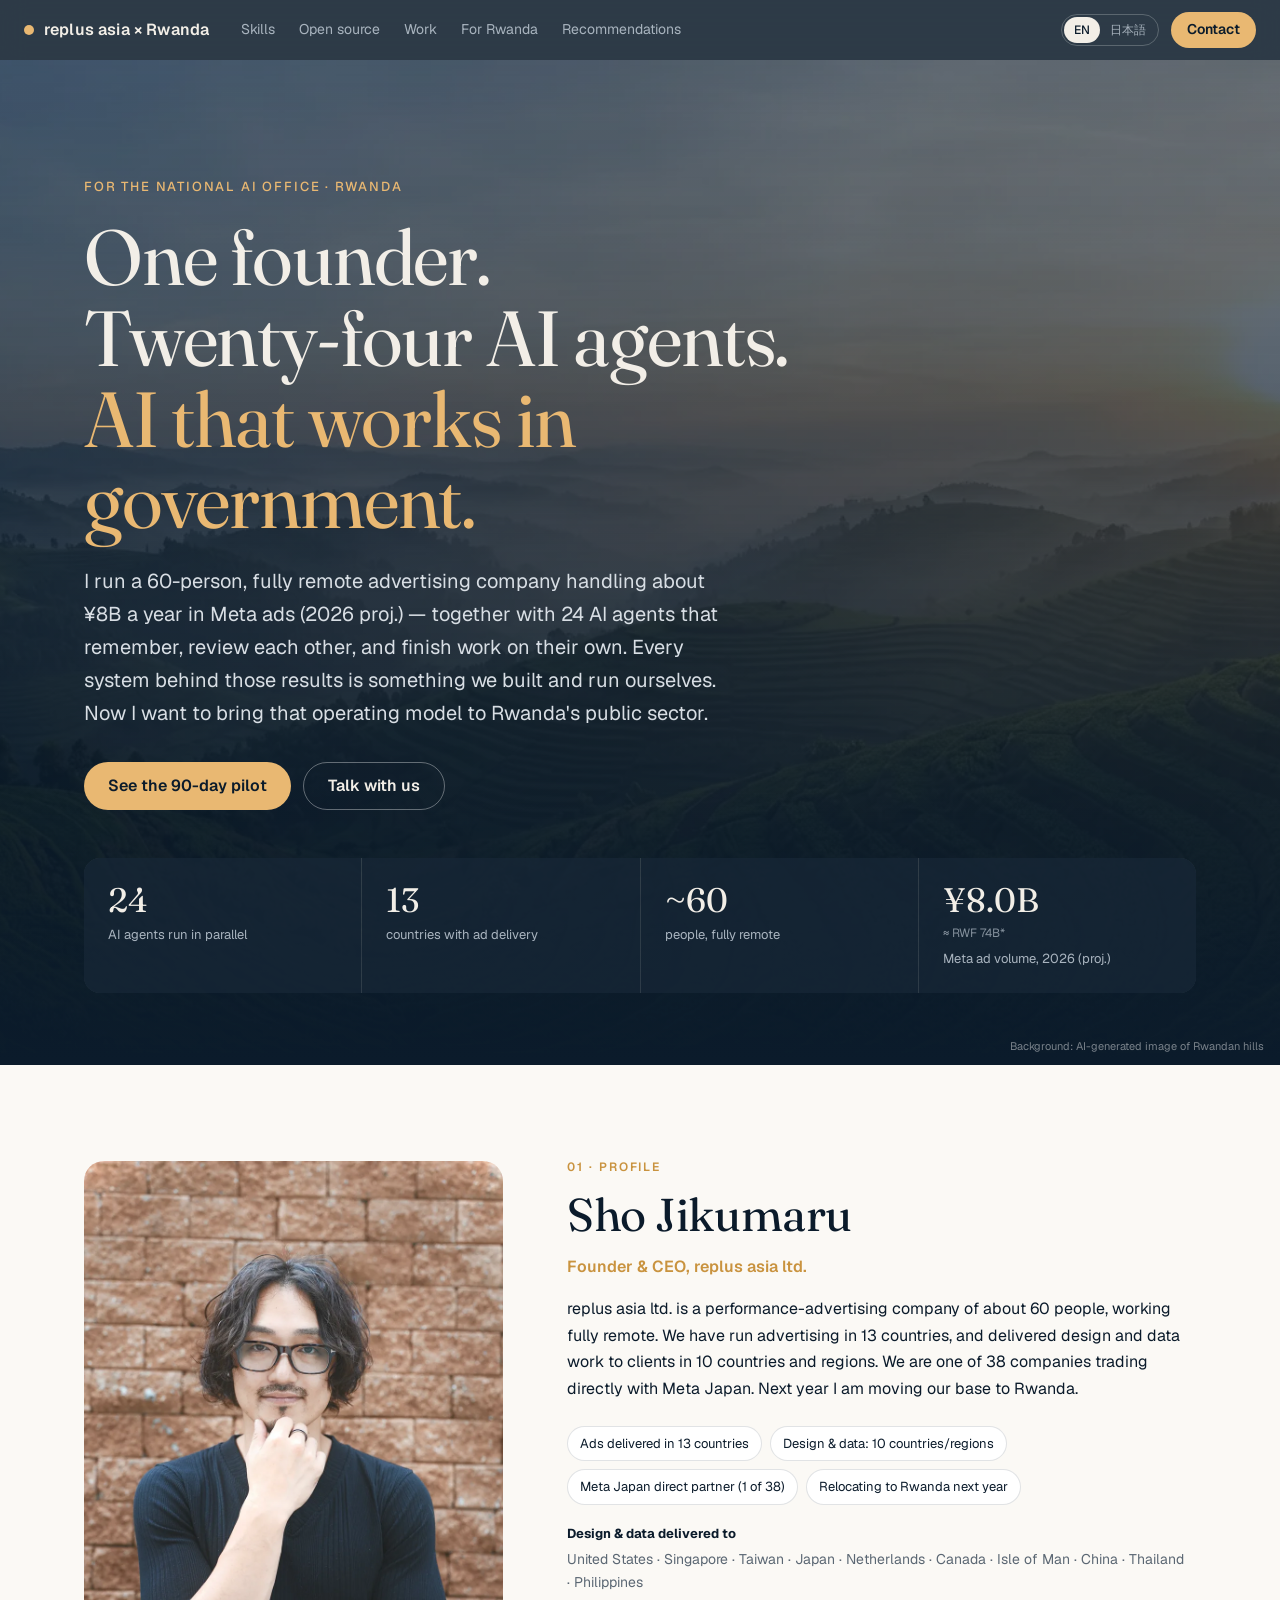
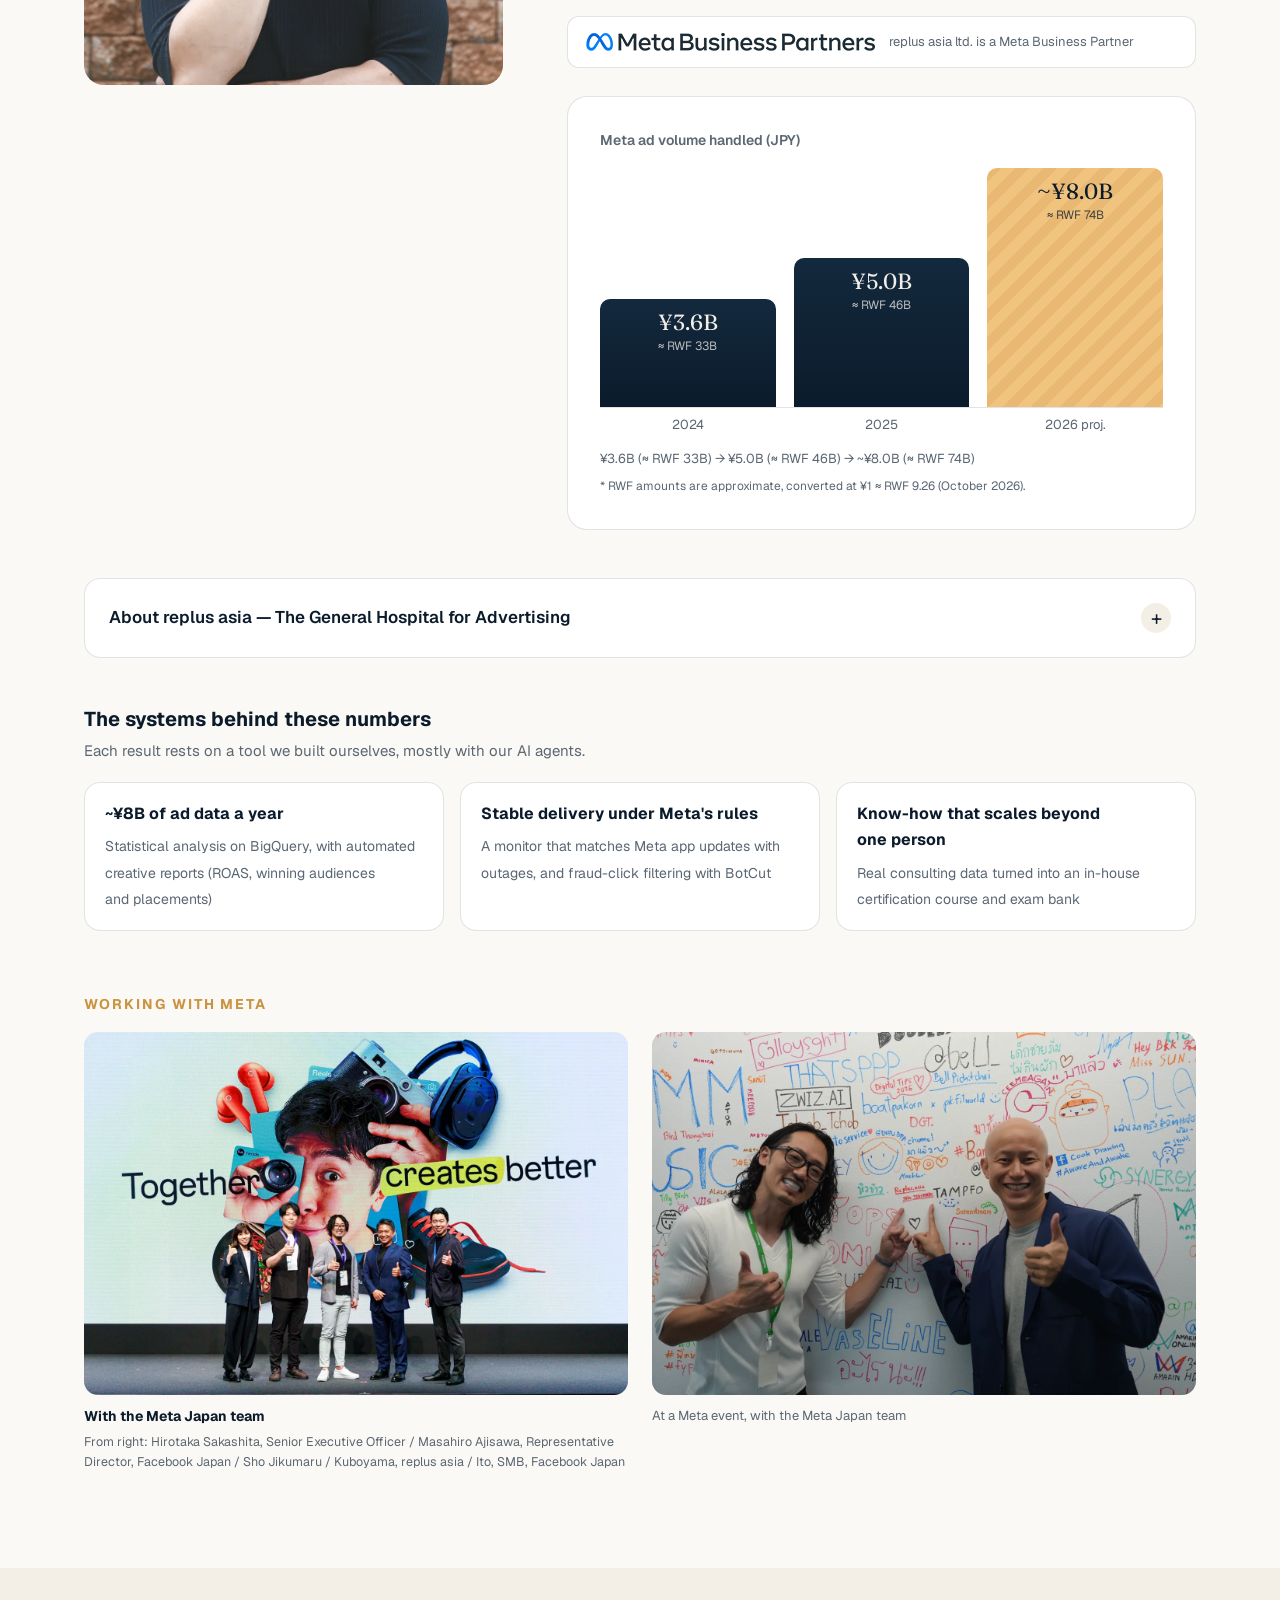
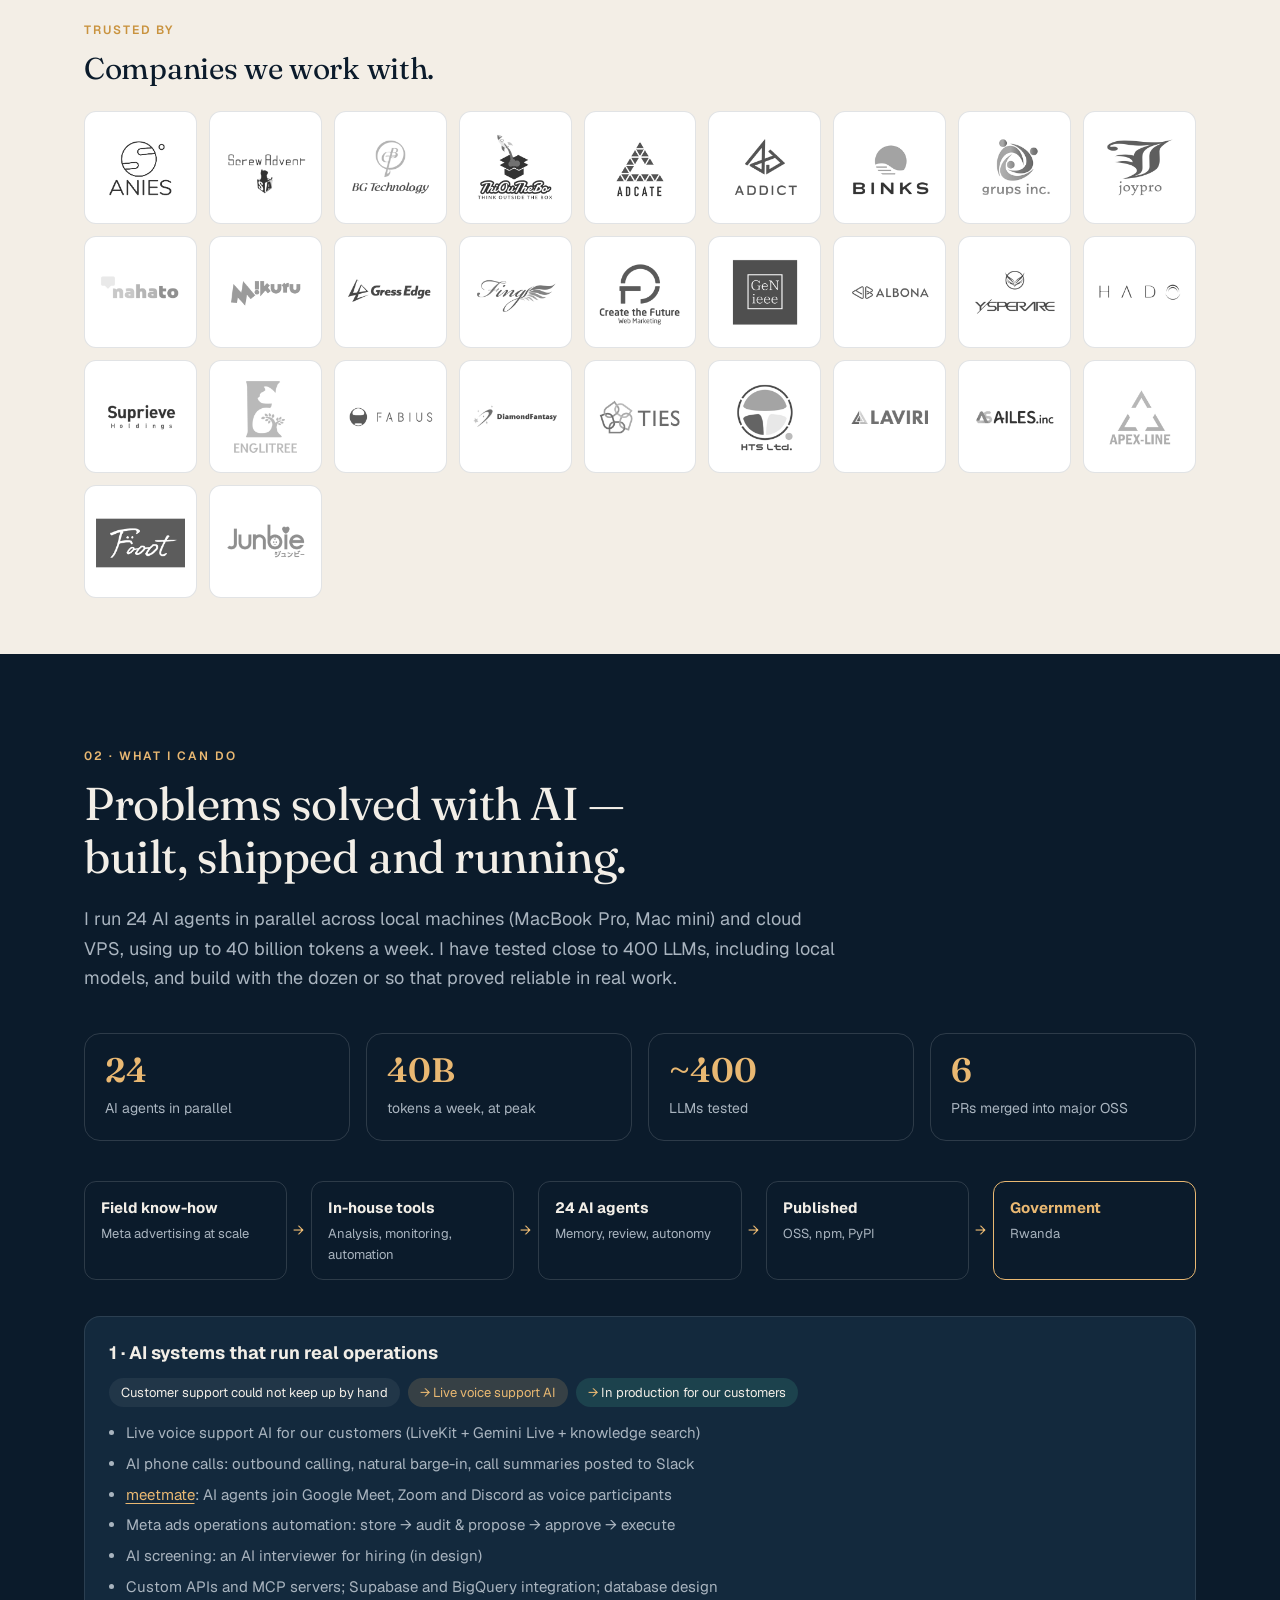
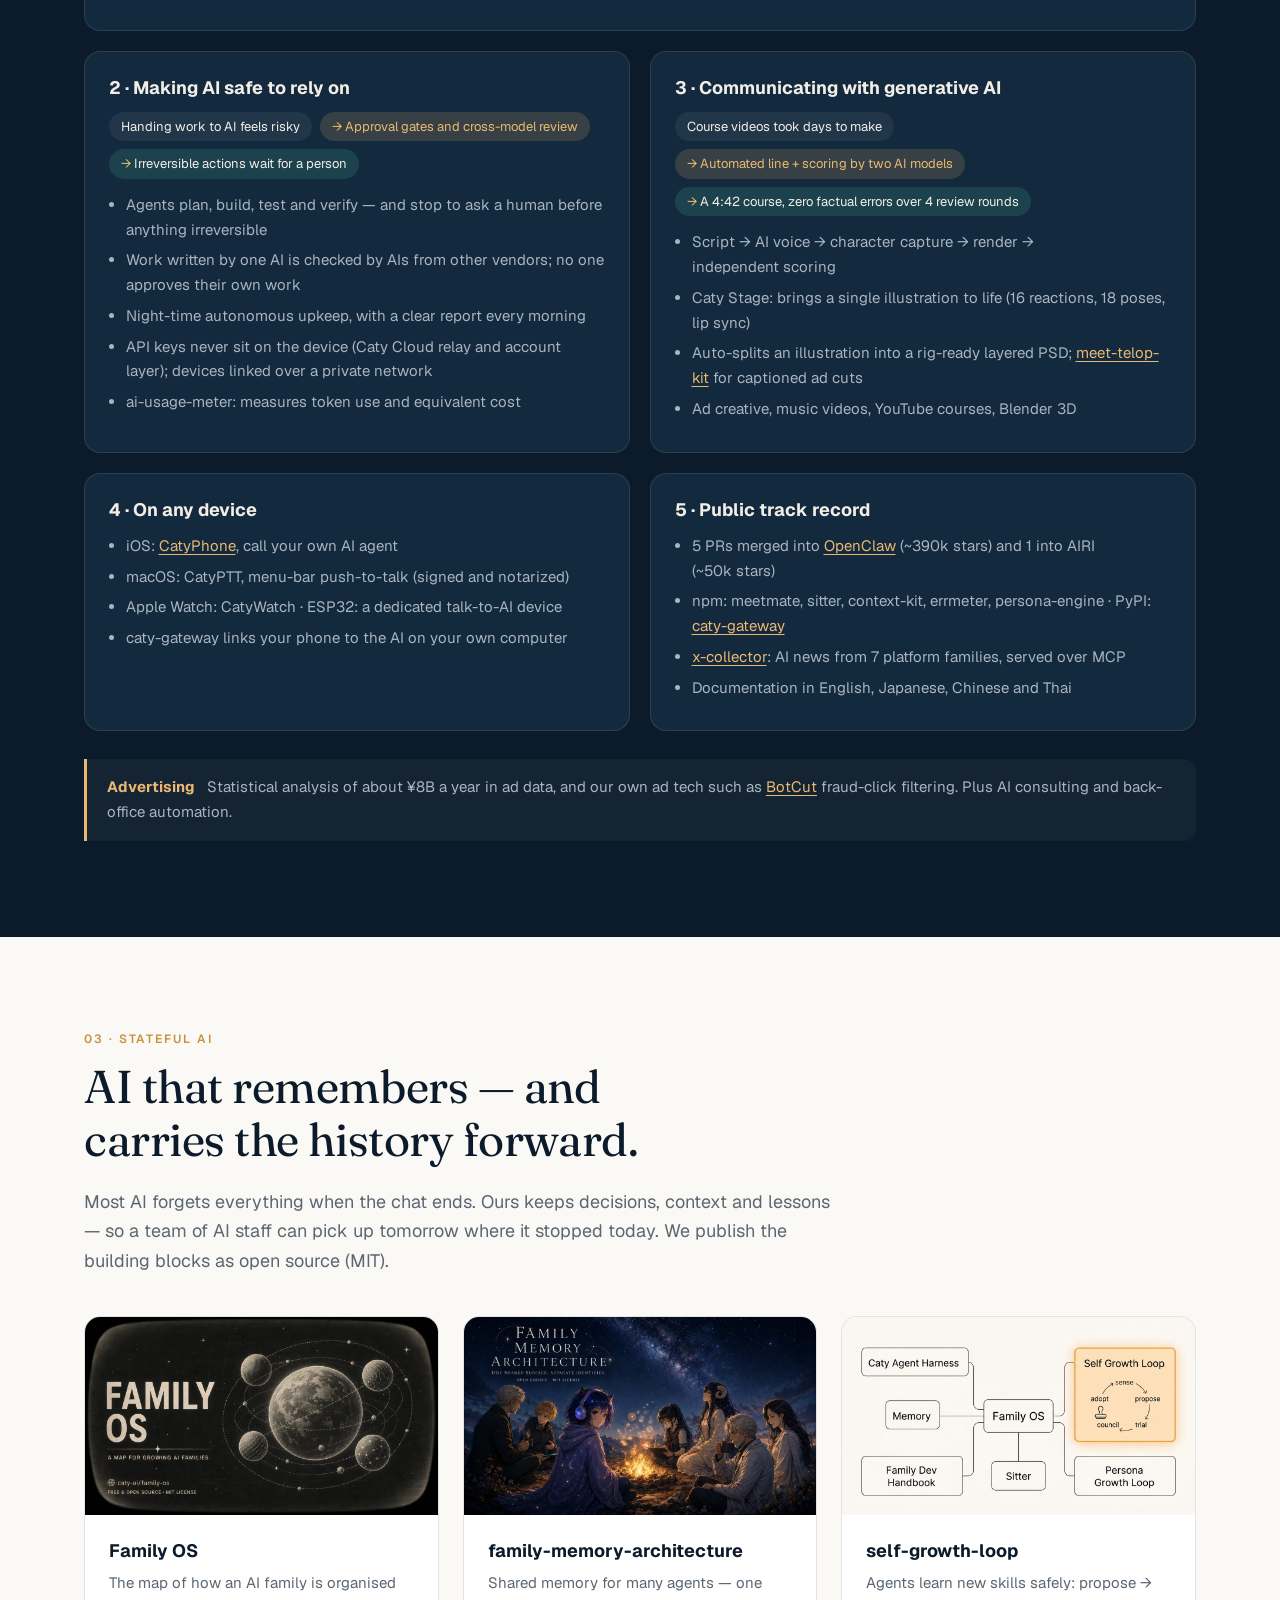
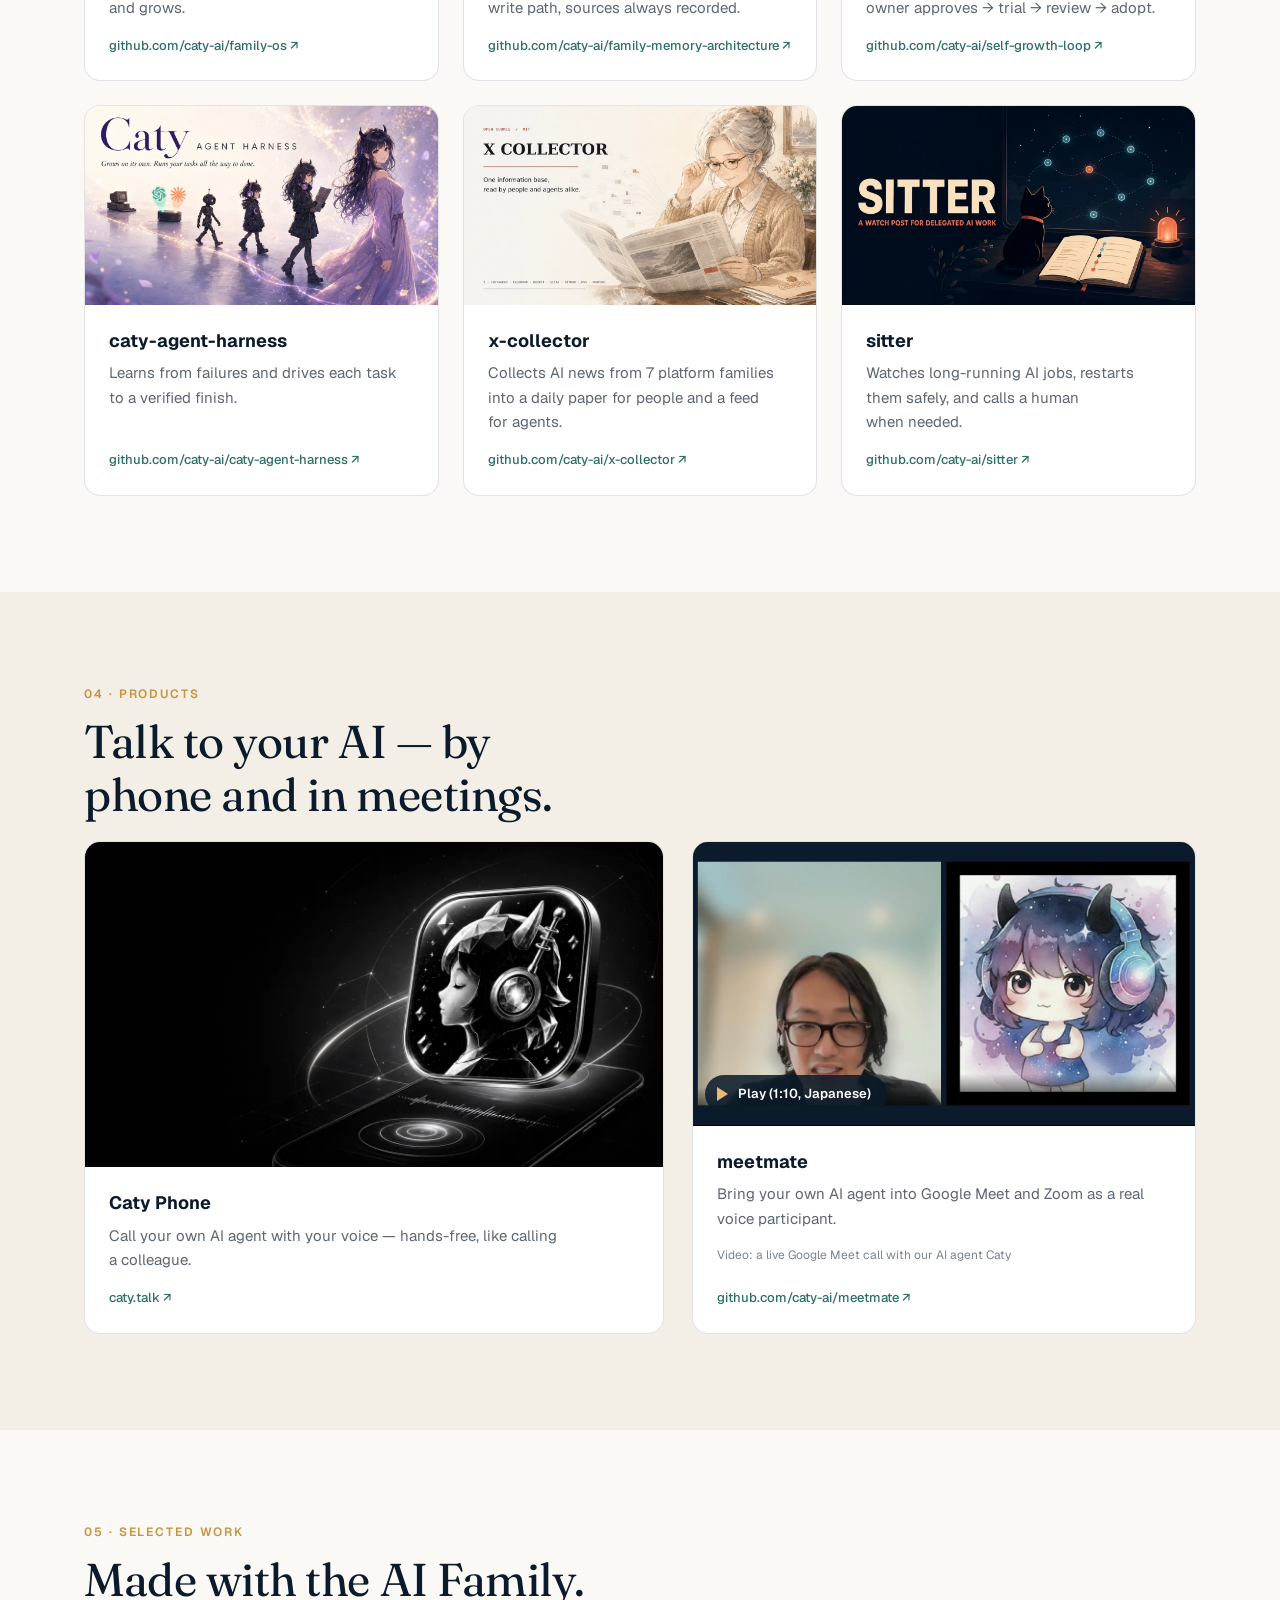
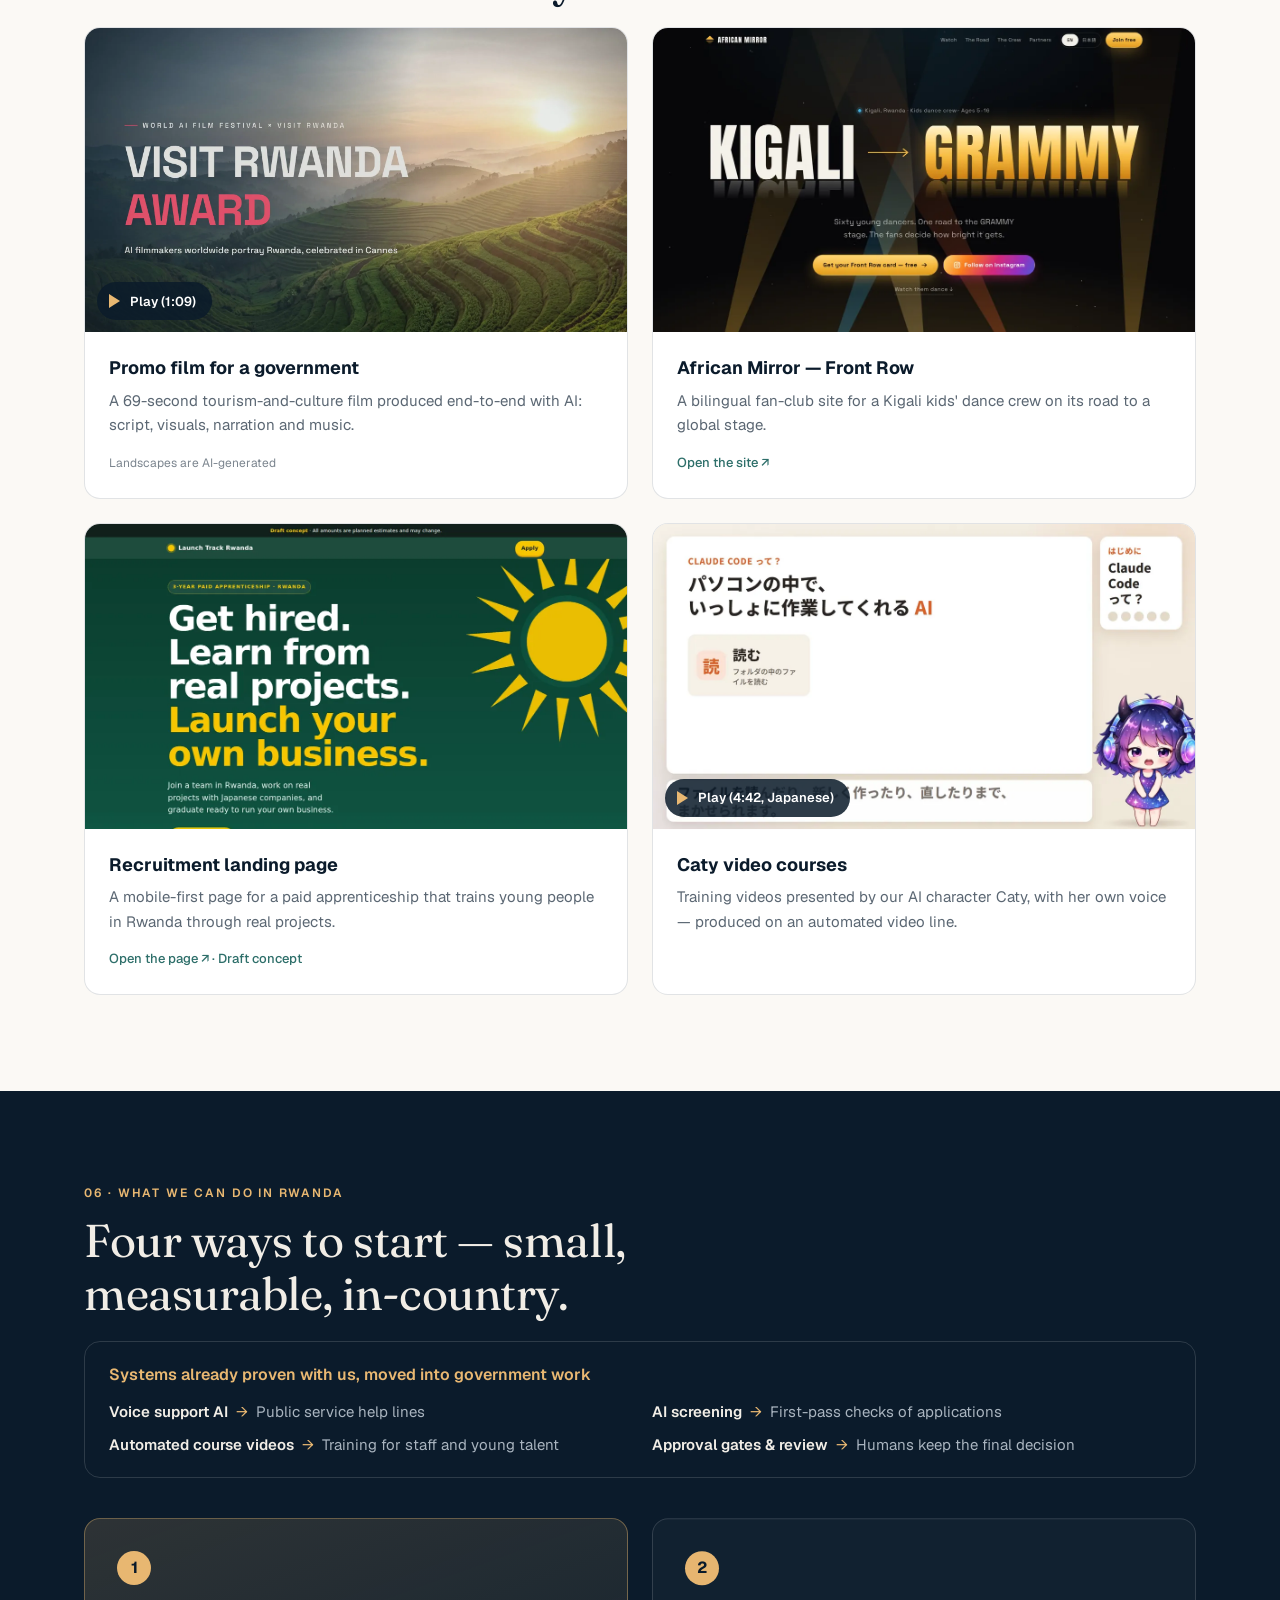
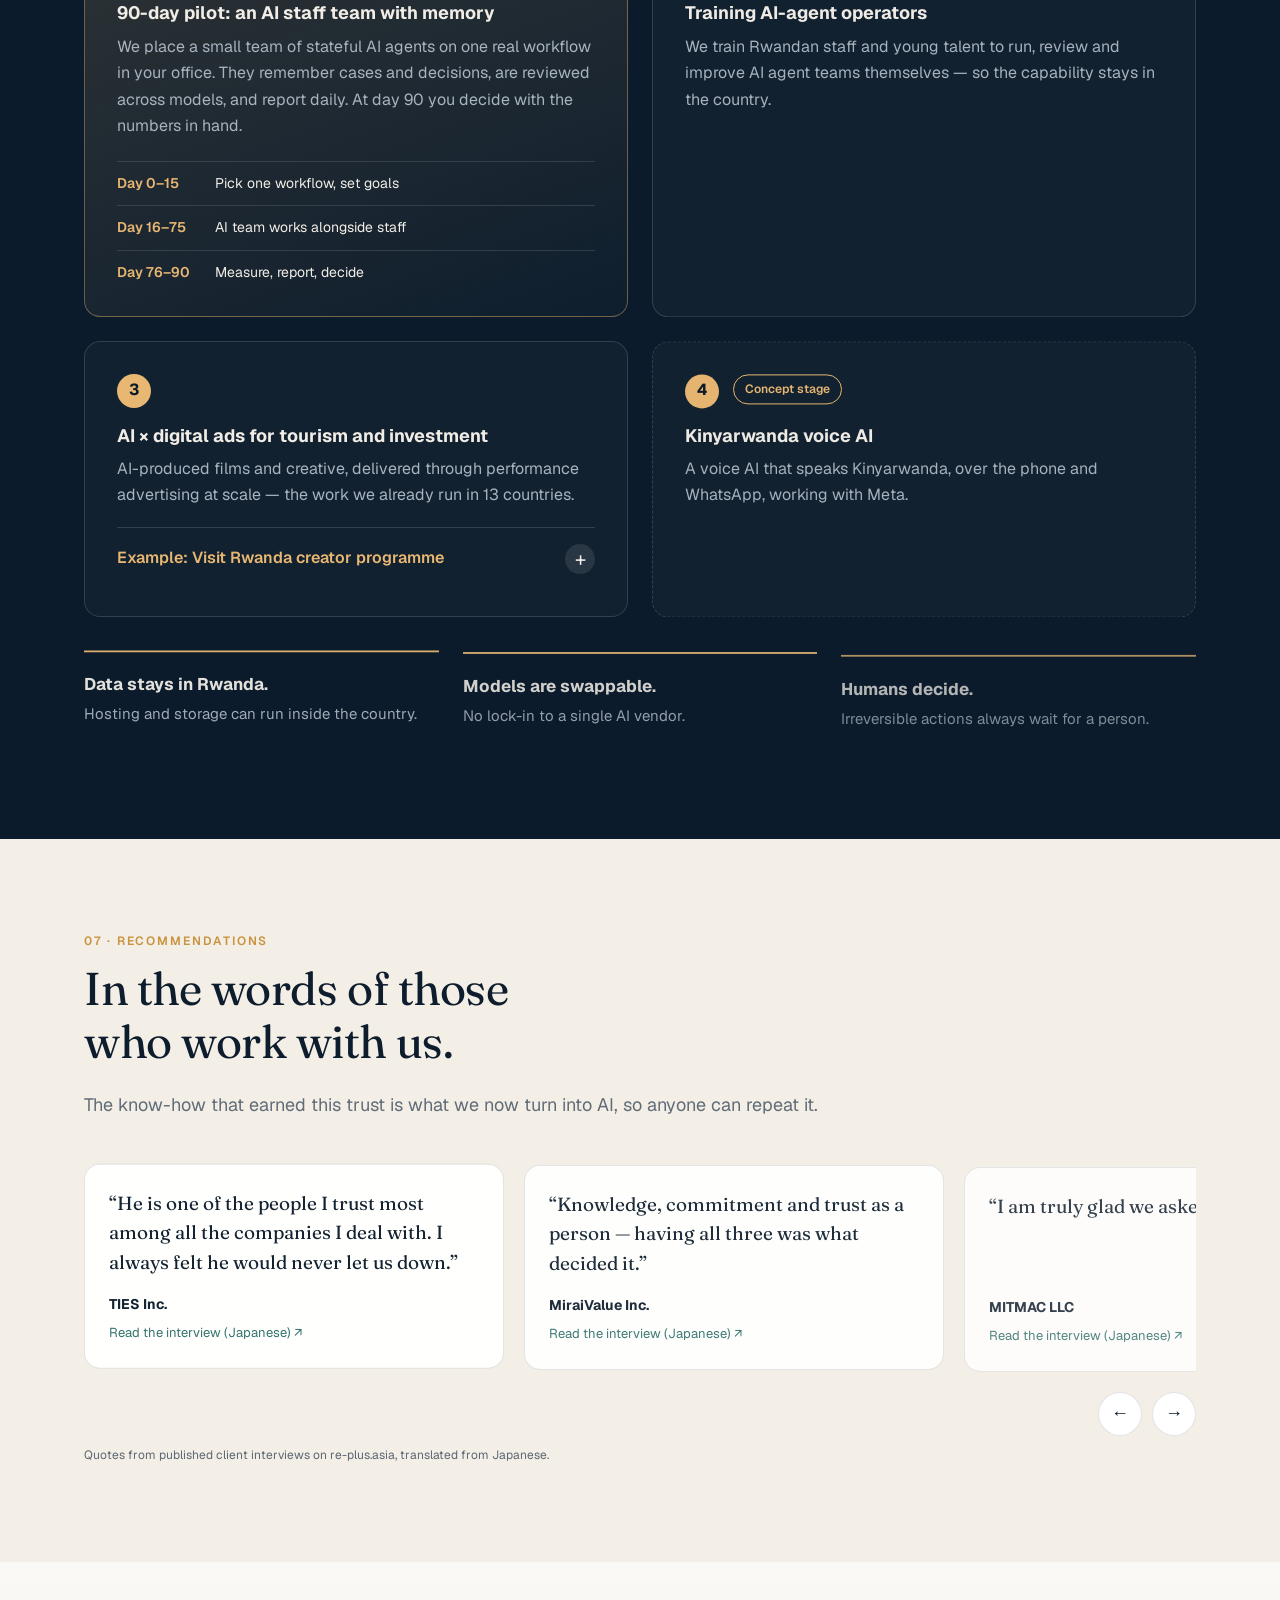
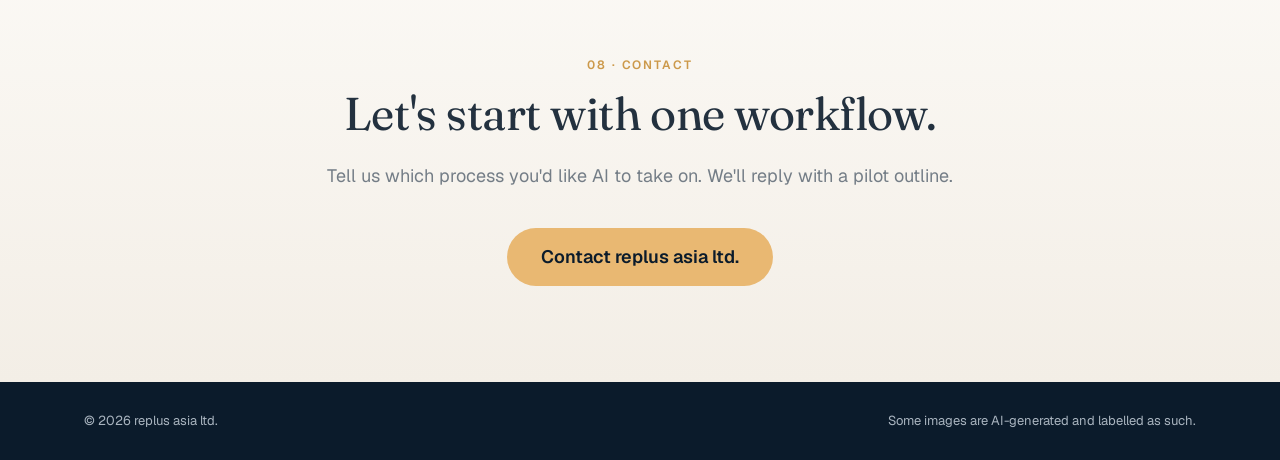
<file: index.html>
<!doctype html>
<html lang="en" data-lang="en">
<head>
<meta charset="utf-8">
<meta name="viewport" content="width=device-width, initial-scale=1, viewport-fit=cover">
<title>replus asia × Rwanda — AI operations for government | replus asia ltd.</title>
<meta name="description" content="replus asia ltd. runs a family of 24 AI agents with memory. A 90-day pilot to put stateful AI staff to work in Rwanda's public sector.">
<meta name="robots" content="noindex, nofollow">
<meta name="theme-color" content="#0B1B2B">
<link rel="icon" href="data:image/svg+xml,%3Csvg xmlns='http://www.w3.org/2000/svg' viewBox='0 0 32 32'%3E%3Crect width='32' height='32' rx='8' fill='%230B1B2B'/%3E%3Ccircle cx='16' cy='16' r='6' fill='%23E9B872'/%3E%3C/svg%3E">
<link rel="preconnect" href="https://fonts.googleapis.com">
<link rel="preconnect" href="https://fonts.gstatic.com" crossorigin>
<link rel="preload" href="fonts/Geist-Variable.woff2" as="font" type="font/woff2" crossorigin>
<link href="https://fonts.googleapis.com/css2?family=Fraunces:opsz,wght@9..144,400;9..144,600&family=Noto+Sans+JP:wght@400;500;700&display=swap" rel="stylesheet">
<link rel="stylesheet" href="styles.css">
<script type="importmap">{ "imports": { "three": "preview-v2/vendor/three.module.min.js" } }</script>
</head>
<body>

<header class="nav">
  <a class="brand" href="#top"><span class="dot"></span>replus asia × Rwanda</a>
  <nav class="links" aria-label="Sections">
    <a href="#skills"><span lang="en">Skills</span><span lang="ja">できること</span></a>
    <a href="#oss"><span lang="en">Open source</span><span lang="ja">OSS</span></a>
    <a href="#work"><span lang="en">Work</span><span lang="ja">制作実績</span></a>
    <a href="#rwanda"><span lang="en">For Rwanda</span><span lang="ja">ルワンダで</span></a>
    <a href="#voices"><span lang="en">Recommendations</span><span lang="ja">推薦の声</span></a>
  </nav>
  <div class="nav-right">
    <div class="lang" role="group" aria-label="Language">
      <button type="button" data-set-lang="en" aria-pressed="true">EN</button>
      <button type="button" data-set-lang="ja" aria-pressed="false">日本語</button>
    </div>
    <a class="btn btn-small" href="#contact"><span lang="en">Contact</span><span lang="ja">お問い合わせ</span></a>
  </div>
</header>

<main id="top">

<!-- HERO -->
<section class="hero">
  <div class="hero-bg" aria-hidden="true"></div>
  <div class="wrap hero-inner">
    <p class="eyebrow"><span lang="en">For the National AI Office · Rwanda</span><span lang="ja">ルワンダ国家AI庁の皆さまへ</span></p>
    <h1>
      <span lang="en">One founder.<br>Twenty-four AI agents.<br><em>AI that works in government.</em></span>
      <span lang="ja">経営者ひとりと、<br>24体のAIエージェント。<br><em>政府の現場でAIを回す。</em></span>
    </h1>
    <p class="lede">
      <span lang="en">I run a 60-person, fully remote advertising company handling about ¥8B a year in Meta ads (2026 proj.) — together with 24 AI agents that remember, review each other, and finish work on their own. Every system behind those results is something we built and run ourselves. Now I want to bring that operating model to Rwanda's public sector.</span>
      <span lang="ja">Meta取扱高 年約80億円（2026年見込み）、約60名・完全リモートの広告会社を、記憶を持ち、互いにレビューし、最後まで自走する24体のAIエージェントと一緒に経営しています。その実績を支える仕組みは、すべて自分たちで作り、動かしているものです。この運用のかたちを、ルワンダの行政の現場へ持ち込みたいと考えています。</span>
    </p>
    <div class="cta-row">
      <a class="btn" href="#rwanda"><span lang="en">See the 90-day pilot</span><span lang="ja">90日パイロットを見る</span></a>
      <a class="btn btn-ghost" href="#contact"><span lang="en">Talk with us</span><span lang="ja">相談する</span></a>
    </div>
    <ul class="proof" aria-label="Key facts">
      <li><b>24</b><span lang="en">AI agents run in parallel</span><span lang="ja">並行運用するAIエージェント</span></li>
      <li><b>13</b><span lang="en">countries with ad delivery</span><span lang="ja">広告配信実績のある国</span></li>
      <li><b>~60</b><span lang="en">people, fully remote</span><span lang="ja">名・完全リモート</span></li>
      <li><b>¥8.0B</b><i class="rwf">≈ RWF 74B<a href="#fx" class="fx-ref">*</a></i><span lang="en">Meta ad volume, 2026 (proj.)</span><span lang="ja">Meta取扱高 2026年見込み</span></li>
    </ul>
  </div>
  <p class="img-note"><span lang="en">Background: AI-generated image of Rwandan hills</span><span lang="ja">背景：AI生成のルワンダの丘の画像</span></p>
</section>

<!-- 1 PROFILE -->
<section class="sec" id="profile">
  <div class="wrap profile-grid">
    <figure class="portrait"><img src="img/sho-portrait.webp" alt="Sho Jikumaru" width="900" height="1125" loading="lazy"></figure>
    <div>
      <p class="kicker">01 · <span lang="en">Profile</span><span lang="ja">プロフィール</span></p>
      <h2><span lang="en">Sho Jikumaru</span><span lang="ja">軸丸 翔</span></h2>
      <p class="role"><span lang="en">Founder &amp; CEO, replus asia ltd.</span><span lang="ja">replus asia ltd. 代表</span></p>
      <p>
        <span lang="en">replus asia ltd. is a performance-advertising company of about 60 people, working fully remote. We have run advertising in 13 countries, and delivered design and data work to clients in 10 countries and regions. We are one of 38 companies trading directly with Meta Japan. Next year I am moving our base to Rwanda.</span>
        <span lang="ja">replus asia ltd. は約60名・完全リモートの運用型広告の会社です。広告配信の実績は13か国、デザイン・データの納品実績は10の国・地域にのぼります。Meta Japan と直接取引する38社のうちの1社です。来年、拠点をルワンダへ移す予定です。</span>
      </p>
      <p class="tag-row">
        <span class="tag"><span lang="en">Ads delivered in 13 countries</span><span lang="ja">広告配信 13か国</span></span>
        <span class="tag"><span lang="en">Design &amp; data: 10 countries/regions</span><span lang="ja">デザイン・データ納品 10の国・地域</span></span>
        <span class="tag"><span lang="en">Meta Japan direct partner (1 of 38)</span><span lang="ja">Meta Japan 直取引38社の1社</span></span>
        <span class="tag"><span lang="en">Relocating to Rwanda next year</span><span lang="ja">来年ルワンダへ拠点移転</span></span>
      </p>
      <p class="regions"><b><span lang="en">Design &amp; data delivered to</span><span lang="ja">デザイン・データの納品先</span></b><span lang="en">United States · Singapore · Taiwan · Japan · Netherlands · Canada · Isle of Man · China · Thailand · Philippines</span><span lang="ja">アメリカ・シンガポール・台湾・日本・オランダ・カナダ・マン島・中国・タイ・フィリピン</span></p>
      <div class="partner"><img src="img/meta-business-partners.png" alt="Meta Business Partners" width="289" height="18"><span lang="en">replus asia ltd. is a Meta Business Partner</span><span lang="ja">replus asia ltd. は Meta Business Partner です</span></div>
    <figure class="chart" aria-label="Meta ad volume handled">
      <figcaption><span lang="en">Meta ad volume handled (JPY)</span><span lang="ja">Meta 取扱高（円）</span></figcaption>
      <div class="bars">
        <div class="bar" style="--h:45%"><b>¥3.6B</b><i class="rwf">≈ RWF 33B</i><span>2024</span></div>
        <div class="bar" style="--h:62.5%"><b>¥5.0B</b><i class="rwf">≈ RWF 46B</i><span>2025</span></div>
        <div class="bar bar-proj" style="--h:100%"><b>~¥8.0B</b><i class="rwf">≈ RWF 74B</i><span><span lang="en">2026 proj.</span><span lang="ja">2026 見込み</span></span></div>
      </div>
      <p class="chart-note"><span lang="en">¥3.6B (≈ RWF 33B) → ¥5.0B (≈ RWF 46B) → ~¥8.0B (≈ RWF 74B)</span><span lang="ja">36億円（≈ 約333億RWF）→ 50億円（≈ 約463億RWF）→ 約80億円（≈ 約740億RWF）</span></p>
      <p class="fx-note" id="fx">* <span lang="en">RWF amounts are approximate, converted at ¥1 ≈ RWF 9.26 (October 2026).</span><span lang="ja">RWF の金額は概算です。換算レート：1円 ≈ 9.26 RWF（2026年10月時点）。</span></p>
    </figure>
    </div>
  </div>
  <div class="wrap">
    <details class="about">
      <summary><span lang="en">About replus asia — The General Hospital for Advertising</span><span lang="ja">会社について — 広告の総合病院</span></summary>
      <div class="about-body">
        <p class="about-mission"><b><span lang="en">Mission</span><span lang="ja">ミッション</span></b><span lang="en">Turn the unknowns of advertising into knowns.</span><span lang="ja">広告の未知を既知に</span></p>
        <div class="equation">
          <div><b><span lang="en">Advertising</span><span lang="ja">広告</span></b><span lang="en">a science built on data</span><span lang="ja">データに基づく科学</span></div>
          <i aria-hidden="true">×</i>
          <div><b><span lang="en">Doctorship</span><span lang="ja">ドクターシップ</span></b><span lang="en">the professional's duty to diagnose and to cure</span><span lang="ja">プロとして診断し治す責任</span></div>
          <i aria-hidden="true">×</i>
          <div><b>AI</b><span lang="en">the technology that multiplies the power of both</span><span lang="ja">その両方に力を掛け合わせる技術</span></div>
          <i aria-hidden="true">=</i>
          <div class="eq-result"><b><span lang="en">The world's most advanced general hospital for advertising</span><span lang="ja">世界最先端の広告の総合病院</span></b></div>
        </div>
        <h4><span lang="en">Five departments, organised like a hospital</span><span lang="ja">病院型の5部門</span></h4>
        <ol class="depts">
          <li><b><span lang="en">Reception &amp; triage</span><span lang="ja">総合受付・トリアージ</span></b><span lang="en">Sales &amp; Customer Success</span><span lang="ja">営業・CS</span></li>
          <li><b><span lang="en">General practitioners</span><span lang="ja">総合診療医</span></b><span lang="en">PL Solutions Division</span><span lang="ja">PL対策事業部</span></li>
          <li><b><span lang="en">Surgeons</span><span lang="ja">外科医</span></b><span lang="en">TD Division</span><span lang="ja">TD事業部</span></li>
          <li><b><span lang="en">Research &amp; advanced medicine</span><span lang="ja">研究・先進医療</span></b><span lang="en">DS Division</span><span lang="ja">DS事業部</span></li>
          <li><b><span lang="en">Advanced technology lab</span><span lang="ja">先進技術ラボ</span></b><span lang="en">System Design &amp; AI</span><span lang="ja">システムデザイン部・AI</span></li>
        </ol>
        <div class="about-facts">
          <p><b><span lang="en">Top 5 in Japan</span><span lang="ja">日本トップ5</span></b><span lang="en">by Meta ad volume handled</span><span lang="ja">Meta広告取扱高で</span></p>
          <p><b><span lang="en">Our members are based in</span><span lang="ja">メンバー在籍国</span></b><span lang="en">Japan, Thailand, Myanmar, Pakistan, Bangladesh, Vietnam, Australia and more</span><span lang="ja">日本、タイ、ミャンマー、パキスタン、バングラデシュ、ベトナム、オーストラリアなど</span></p>
        </div>
      </div>
    </details>
  </div>
  <div class="wrap behind">
    <h3 class="behind-title"><span lang="en">The systems behind these numbers</span><span lang="ja">この数字を支えている仕組み</span></h3>
    <p class="behind-sub"><span lang="en">Each result rests on a tool we built ourselves, mostly with our AI agents.</span><span lang="ja">どの実績にも、AIエージェントと一緒に自社で作った仕組みがあります。</span></p>
    <ul class="behind-list">
      <li><b><span lang="en">~¥8B of ad data a year</span><span lang="ja">年約80億円の広告データ</span></b><span><span lang="en">Statistical analysis on BigQuery, with automated creative reports (ROAS, winning audiences and placements)</span><span lang="ja">BigQueryでの統計分析と、クリエイティブの自動集計（ROAS判定・勝ち層・配置）</span></span></li>
      <li><b><span lang="en">Stable delivery under Meta's rules</span><span lang="ja">Meta審査・規約の中での安定配信</span></b><span><span lang="en">A monitor that matches Meta app updates with outages, and fraud-click filtering with BotCut</span><span lang="ja">Metaのアプリ更新と障害を突き合わせる監視と、BotCutによる不正クリック除外</span></span></li>
      <li><b><span lang="en">Know-how that scales beyond one person</span><span lang="ja">一人に頼らないノウハウ</span></b><span><span lang="en">Real consulting data turned into an in-house certification course and exam bank</span><span lang="ja">コンサルの実データを、社内資格制度の講座と試験問題に</span></span></li>
    </ul>
  </div>
  <div class="wrap trust">
    <h3 class="trust-title"><span lang="en">Working with Meta</span><span lang="ja">Meta とともに</span></h3>
    <div class="trust-grid">
      <figure><img src="img/meta-stage.webp" alt="" width="1400" height="934" loading="lazy"><figcaption><b><span lang="en">With the Meta Japan team</span><span lang="ja">Meta Japan の皆様と</span></b><span class="names"><span lang="en">From right: Hirotaka Sakashita, Senior Executive Officer / Masahiro Ajisawa, Representative Director, Facebook Japan / Sho Jikumaru / Kuboyama, replus asia / Ito, SMB, Facebook Japan</span><span lang="ja">右から：Meta日本法人 Facebook Japan 上級執行役員 坂下洋孝様 ／ 代表取締役 味澤将宏様 ／ 軸丸（replus asia）／ replus asia 久保山 ／ Facebook Japan SMB担当 伊藤様</span></span></figcaption></figure>
      <figure><img src="img/meta-event.webp" alt="" width="1400" height="933" loading="lazy"><figcaption><span lang="en">At a Meta event, with the Meta Japan team</span><span lang="ja">Meta のイベントにて、Meta Japan のチームと</span></figcaption></figure>
    </div>
  </div>
</section>

<!-- TRUSTED BY -->
<section class="sec sec-soft sec-logos" id="clients">
  <div class="wrap">
    <p class="kicker"><span lang="en">Trusted by</span><span lang="ja">お取引企業</span></p>
    <h2 class="h2-sm"><span lang="en">Companies we work with.</span><span lang="ja">お取引いただいている企業さま。</span></h2>
    <ul class="logo-band" aria-label="Clients"><li><img src="img/logos/logo_img01.png" alt="" loading="lazy" width="150" height="150"></li><li><img src="img/logos/logo_img03.png" alt="" loading="lazy" width="150" height="150"></li><li><img src="img/logos/logo_img04.png" alt="" loading="lazy" width="150" height="150"></li><li><img src="img/logos/logo_img05.png" alt="" loading="lazy" width="150" height="150"></li><li><img src="img/logos/logo_img06.png" alt="" loading="lazy" width="150" height="150"></li><li><img src="img/logos/logo_img07.png" alt="" loading="lazy" width="150" height="150"></li><li><img src="img/logos/logo_img08.png" alt="" loading="lazy" width="150" height="150"></li><li><img src="img/logos/logo_img09.png" alt="" loading="lazy" width="150" height="150"></li><li><img src="img/logos/logo_img10.png" alt="" loading="lazy" width="150" height="150"></li><li><img src="img/logos/logo_img11.png" alt="" loading="lazy" width="150" height="150"></li><li><img src="img/logos/logo_img12.png" alt="" loading="lazy" width="150" height="150"></li><li><img src="img/logos/logo_img13.png" alt="" loading="lazy" width="150" height="150"></li><li><img src="img/logos/logo_img14.png" alt="" loading="lazy" width="150" height="150"></li><li><img src="img/logos/logo_img15.png" alt="" loading="lazy" width="150" height="150"></li><li><img src="img/logos/logo_img16.png" alt="" loading="lazy" width="150" height="150"></li><li><img src="img/logos/logo_img17.png" alt="" loading="lazy" width="150" height="150"></li><li><img src="img/logos/logo_img18.png" alt="" loading="lazy" width="150" height="150"></li><li><img src="img/logos/logo_img19.png" alt="" loading="lazy" width="150" height="150"></li><li><img src="img/logos/logo_img20.png" alt="" loading="lazy" width="150" height="150"></li><li><img src="img/logos/logo_img21.png" alt="" loading="lazy" width="150" height="150"></li><li><img src="img/logos/logo_img22.png" alt="" loading="lazy" width="150" height="150"></li><li><img src="img/logos/logo_img23.png" alt="" loading="lazy" width="150" height="150"></li><li><img src="img/logos/logo_img24.png" alt="" loading="lazy" width="150" height="150"></li><li><img src="img/logos/logo_img25.png" alt="" loading="lazy" width="150" height="150"></li><li><img src="img/logos/logo_img27.png" alt="" loading="lazy" width="150" height="150"></li><li><img src="img/logos/logo_img28.png" alt="" loading="lazy" width="150" height="150"></li><li><img src="img/logos/logo_img29.png" alt="" loading="lazy" width="150" height="150"></li><li><img src="img/logos/logo_img30.png" alt="" loading="lazy" width="150" height="150"></li><li><img src="img/logos/logo_img31.png" alt="" loading="lazy" width="150" height="150"></li></ul>
  </div>
</section>

<!-- 2 SKILLS -->
<section class="sec sec-dark" id="skills">
  <div class="wrap">
    <p class="kicker">02 · <span lang="en">What I can do</span><span lang="ja">私ができること</span></p>
    <h2><span lang="en">Problems solved with AI — built, shipped and running.</span><span lang="ja">現場の課題を、AIで仕組みにする。作って、動かしていること。</span></h2>
    <p class="sub"><span lang="en">I run 24 AI agents in parallel across local machines (MacBook Pro, Mac mini) and cloud VPS, using up to 40 billion tokens a week. I have tested close to 400 LLMs, including local models, and build with the dozen or so that proved reliable in real work.</span><span lang="ja">ローカル（MacBook Pro・Mac mini）とクラウドのVPSを組み合わせ、24体のAIエージェントを並行運用しています。使用量は最大で週400億トークン。ローカルLLMを含め約400種類のLLMを検証し、実務で使えると判断した十数種類を使い分けています。</span></p>
    <ul class="skill-stats">
      <li><b>24</b><span lang="en">AI agents in parallel</span><span lang="ja">並行運用するAIエージェント</span></li>
      <li><b>40B</b><span lang="en">tokens a week, at peak</span><span lang="ja">トークン／週（最大）</span></li>
      <li><b>~400</b><span lang="en">LLMs tested</span><span lang="ja">検証したLLM</span></li>
      <li><b>6</b><span lang="en">PRs merged into major OSS</span><span lang="ja">大型OSSにマージされたPR</span></li>
    </ul>
    <ol class="journey" aria-label="How the know-how moved into AI">
      <li><b><span lang="en">Field know-how</span><span lang="ja">現場の知識</span></b><span lang="en">Meta advertising at scale</span><span lang="ja">大規模なMeta広告運用</span></li>
      <li><b><span lang="en">In-house tools</span><span lang="ja">自社ツール化</span></b><span lang="en">Analysis, monitoring, automation</span><span lang="ja">分析・監視・自動化</span></li>
      <li><b><span lang="en">24 AI agents</span><span lang="ja">24体のAIで運用</span></b><span lang="en">Memory, review, autonomy</span><span lang="ja">記憶・相互レビュー・自走</span></li>
      <li><b><span lang="en">Published</span><span lang="ja">公開</span></b><span lang="en">OSS, npm, PyPI</span><span lang="ja">OSS・npm・PyPI</span></li>
      <li class="j-now"><b><span lang="en">Government</span><span lang="ja">政府の現場へ</span></b><span lang="en">Rwanda</span><span lang="ja">ルワンダ</span></li>
    </ol>
    <div class="skill-grid">
      <div class="skill skill-wide">
        <h3><span lang="en">1 · AI systems that run real operations</span><span lang="ja">1 · 業務で動くAIシステムを作る</span></h3>
        <p class="chain"><span class="c-p"><span lang="en">Customer support could not keep up by hand</span><span lang="ja">人手の顧客対応が追いつかない</span></span><span class="c-a"><span lang="en">Live voice support AI</span><span lang="ja">音声サポートAIを開発</span></span><span class="c-r"><span lang="en">In production for our customers</span><span lang="ja">自社の顧客向けに本番稼働中</span></span></p>
        <ul>
          <li><span lang="en">Live voice support AI for our customers (LiveKit + Gemini Live + knowledge search)</span><span lang="ja">顧客をリアルタイム支援する音声サポートAI（LiveKit＋Gemini Live＋ナレッジ検索）</span></li>
          <li><span lang="en">AI phone calls: outbound calling, natural barge-in, call summaries posted to Slack</span><span lang="ja">AI電話：発信、会話の割り込み対応、通話要約をSlackへ自動共有</span></li>
          <li><span lang="en"><a href="https://github.com/caty-ai/meetmate" target="_blank" rel="noopener">meetmate</a>: AI agents join Google Meet, Zoom and Discord as voice participants</span><span lang="ja"><a href="https://github.com/caty-ai/meetmate" target="_blank" rel="noopener">meetmate</a>：AIエージェントがGoogle Meet・Zoom・Discordに声で参加</span></li>
          <li><span lang="en">Meta ads operations automation: store → audit &amp; propose → approve → execute</span><span lang="ja">Meta広告の運用自動化：蓄積→監査・提案→承認→実行</span></li>
          <li><span lang="en">AI screening: an AI interviewer for hiring (in design)</span><span lang="ja">AI審査：AIが面接官を務める採用審査（設計中）</span></li>
          <li><span lang="en">Custom APIs and MCP servers; Supabase and BigQuery integration; database design</span><span lang="ja">独自API・MCPサーバー、Supabase・BigQuery連携、DB設計</span></li>
        </ul>
      </div>
      <div class="skill">
        <h3><span lang="en">2 · Making AI safe to rely on</span><span lang="ja">2 · AIを安全に任せられる仕組み</span></h3>
        <p class="chain"><span class="c-p"><span lang="en">Handing work to AI feels risky</span><span lang="ja">AIに任せるのは不安</span></span><span class="c-a"><span lang="en">Approval gates and cross-model review</span><span lang="ja">承認ゲートと相互レビュー</span></span><span class="c-r"><span lang="en">Irreversible actions wait for a person</span><span lang="ja">取り消せない操作は必ず人が確認</span></span></p>
        <ul>
          <li><span lang="en">Agents plan, build, test and verify — and stop to ask a human before anything irreversible</span><span lang="ja">計画・実装・テスト・検証まで自走し、取り消せない操作の前では人に確認</span></li>
          <li><span lang="en">Work written by one AI is checked by AIs from other vendors; no one approves their own work</span><span lang="ja">あるAIの成果物を別の会社のAIが確認。自分の仕事を自分で承認しない</span></li>
          <li><span lang="en">Night-time autonomous upkeep, with a clear report every morning</span><span lang="ja">夜間の自律保守と、毎朝の分かりやすい報告</span></li>
          <li><span lang="en">API keys never sit on the device (Caty Cloud relay and account layer); devices linked over a private network</span><span lang="ja">APIの鍵を端末に置かない中継・認証基盤（Caty Cloud）、プライベート網での端末連携</span></li>
          <li><span lang="en">ai-usage-meter: measures token use and equivalent cost</span><span lang="ja">ai-usage-meter：トークン使用量と換算コストを計測</span></li>
        </ul>
      </div>
      <div class="skill">
        <h3><span lang="en">3 · Communicating with generative AI</span><span lang="ja">3 · 生成AIで伝える</span></h3>
        <p class="chain"><span class="c-p"><span lang="en">Course videos took days to make</span><span lang="ja">講座動画の制作に手間がかかる</span></span><span class="c-a"><span lang="en">Automated line + scoring by two AI models</span><span lang="ja">自動制作ライン＋AI2モデルで採点</span></span><span class="c-r"><span lang="en">A 4:42 course, zero factual errors over 4 review rounds</span><span lang="ja">4分42秒の講座を4回の検証で事実誤り0</span></span></p>
        <ul>
          <li><span lang="en">Script → AI voice → character capture → render → independent scoring</span><span lang="ja">台本→AI音声→キャラ撮影→書き出し→独立採点</span></li>
          <li><span lang="en">Caty Stage: brings a single illustration to life (16 reactions, 18 poses, lip sync)</span><span lang="ja">Caty Stage：イラスト1枚を動かす（リアクション16種・ポーズ18種・口パク）</span></li>
          <li><span lang="en">Auto-splits an illustration into a rig-ready layered PSD; <a href="https://github.com/shojikumaru/meet-telop-kit" target="_blank" rel="noopener">meet-telop-kit</a> for captioned ad cuts</span><span lang="ja">イラストを動かせるレイヤーPSDに自動分解、<a href="https://github.com/shojikumaru/meet-telop-kit" target="_blank" rel="noopener">meet-telop-kit</a>でテロップ広告を自動編集</span></li>
          <li><span lang="en">Ad creative, music videos, YouTube courses, Blender 3D</span><span lang="ja">広告クリエイティブ、MV、YouTube講座、Blenderでの3D</span></li>
        </ul>
      </div>
      <div class="skill">
        <h3><span lang="en">4 · On any device</span><span lang="ja">4 · どの端末からでも使える</span></h3>
        <ul>
          <li><span lang="en">iOS: <a href="https://caty.talk" target="_blank" rel="noopener">CatyPhone</a>, call your own AI agent</span><span lang="ja">iOS：<a href="https://caty.talk" target="_blank" rel="noopener">CatyPhone</a>（自分のAIに電話できるアプリ）</span></li>
          <li><span lang="en">macOS: CatyPTT, menu-bar push-to-talk (signed and notarized)</span><span lang="ja">macOS：CatyPTT（メニューバー常駐のプッシュトゥトーク、公証済み配布）</span></li>
          <li><span lang="en">Apple Watch: CatyWatch · ESP32: a dedicated talk-to-AI device</span><span lang="ja">Apple Watch：CatyWatch・ESP32：AIと話せる専用端末</span></li>
          <li><span lang="en">caty-gateway links your phone to the AI on your own computer</span><span lang="ja">caty-gatewayでスマホと自分のPCのAIをつなぐ</span></li>
        </ul>
      </div>
      <div class="skill">
        <h3><span lang="en">5 · Public track record</span><span lang="ja">5 · 公開実績</span></h3>
        <ul>
          <li><span lang="en">5 PRs merged into <a href="https://github.com/openclaw/openclaw/pulls?q=is%3Apr+author%3Ashojikumaru+is%3Amerged" target="_blank" rel="noopener">OpenClaw</a> (~390k stars) and 1 into AIRI (~50k stars)</span><span lang="ja"><a href="https://github.com/openclaw/openclaw/pulls?q=is%3Apr+author%3Ashojikumaru+is%3Amerged" target="_blank" rel="noopener">OpenClaw</a>（約39万スター）に5本、AIRI（約5万スター）に1本のPRがマージ</span></li>
          <li><span lang="en">npm: meetmate, sitter, context-kit, errmeter, persona-engine · PyPI: <a href="https://pypi.org/project/caty-gateway/" target="_blank" rel="noopener">caty-gateway</a></span><span lang="ja">npm：meetmate、sitter、context-kit、errmeter、persona-engine・PyPI：<a href="https://pypi.org/project/caty-gateway/" target="_blank" rel="noopener">caty-gateway</a></span></li>
          <li><span lang="en"><a href="https://github.com/caty-ai/x-collector" target="_blank" rel="noopener">x-collector</a>: AI news from 7 platform families, served over MCP</span><span lang="ja"><a href="https://github.com/caty-ai/x-collector" target="_blank" rel="noopener">x-collector</a>：7系統のAIニュースを集めMCPで提供</span></li>
          <li><span lang="en">Documentation in English, Japanese, Chinese and Thai</span><span lang="ja">READMEは英・日・中・タイの4言語</span></li>
        </ul>
      </div>
    </div>
    <p class="ad-band"><b><span lang="en">Advertising</span><span lang="ja">広告</span></b><span lang="en">Statistical analysis of about ¥8B a year in ad data, and our own ad tech such as <a href="https://bot-cut.tokyo" target="_blank" rel="noopener">BotCut</a> fraud-click filtering. Plus AI consulting and back-office automation.</span><span lang="ja">年約80億円の広告データを統計で分析し、<a href="https://bot-cut.tokyo" target="_blank" rel="noopener">BotCut</a>（不正クリック除外）などの広告テックも自社開発。AI導入コンサル、バックオフィス自動化も。</span></p>
  </div>
</section>

<!-- 3 STATEFUL AI / OSS -->
<section class="sec" id="oss">
  <div class="wrap">
    <p class="kicker">03 · <span lang="en">Stateful AI</span><span lang="ja">ステートフルAI</span></p>
    <h2><span lang="en">AI that remembers — and carries the history forward.</span><span lang="ja">記憶と経緯を持ち越すAI。</span></h2>
    <p class="sub"><span lang="en">Most AI forgets everything when the chat ends. Ours keeps decisions, context and lessons — so a team of AI staff can pick up tomorrow where it stopped today. We publish the building blocks as open source (MIT).</span><span lang="ja">多くのAIは会話が終わると全部忘れます。私たちのAIは、決めたこと・文脈・学びを持ち越すので、AIの職員チームが「昨日の続き」から仕事を始められます。その部品はオープンソース（MIT）で公開しています。</span></p>
    <div class="cards">
      <a class="card" href="https://github.com/caty-ai/family-os" target="_blank" rel="noopener">
        <img src="img/oss-family-os.webp" alt="" loading="lazy" width="1200" height="675">
        <div class="card-body"><h3>Family OS</h3><p><span lang="en">The map of how an AI family is organised and grows.</span><span lang="ja">AIファミリーを育てるための全体地図。</span></p><span class="gh">github.com/caty-ai/family-os ↗</span></div>
      </a>
      <a class="card" href="https://github.com/caty-ai/family-memory-architecture" target="_blank" rel="noopener">
        <img src="img/oss-family-memory-architecture.webp" alt="" loading="lazy" width="1200" height="675">
        <div class="card-body"><h3>family-memory-architecture</h3><p><span lang="en">Shared memory for many agents — one write path, sources always recorded.</span><span lang="ja">複数のAIが共有する記憶。書き込み口はひとつ、出どころを必ず記録。</span></p><span class="gh">github.com/caty-ai/family-memory-architecture ↗</span></div>
      </a>
      <a class="card" href="https://github.com/caty-ai/self-growth-loop" target="_blank" rel="noopener">
        <img src="img/oss-self-growth-loop.webp" alt="" loading="lazy" width="1200" height="675">
        <div class="card-body"><h3>self-growth-loop</h3><p><span lang="en">Agents learn new skills safely: propose → owner approves → trial → review → adopt.</span><span lang="ja">AIが安全に成長する流れ：提案→承認→試行→レビュー→採用。</span></p><span class="gh">github.com/caty-ai/self-growth-loop ↗</span></div>
      </a>
      <a class="card" href="https://github.com/caty-ai/caty-agent-harness" target="_blank" rel="noopener">
        <img src="img/oss-caty-agent-harness.webp" alt="" loading="lazy" width="1200" height="675">
        <div class="card-body"><h3>caty-agent-harness</h3><p><span lang="en">Learns from failures and drives each task to a verified finish.</span><span lang="ja">失敗から学び、タスクを「検証済みの完了」まで運ぶ仕組み。</span></p><span class="gh">github.com/caty-ai/caty-agent-harness ↗</span></div>
      </a>
      <a class="card" href="https://github.com/caty-ai/x-collector" target="_blank" rel="noopener">
        <img src="img/oss-x-collector.webp" alt="" loading="lazy" width="1200" height="675">
        <div class="card-body"><h3>x-collector</h3><p><span lang="en">Collects AI news from 7 platform families into a daily paper for people and a feed for agents.</span><span lang="ja">7系統のサービスからAIニュースを集め、人向けの日刊紙とAI向けのフィードにします。</span></p><span class="gh">github.com/caty-ai/x-collector ↗</span></div>
      </a>
      <a class="card" href="https://github.com/caty-ai/sitter" target="_blank" rel="noopener">
        <img src="img/oss-sitter.webp" alt="" loading="lazy" width="1200" height="675">
        <div class="card-body"><h3>sitter</h3><p><span lang="en">Watches long-running AI jobs, restarts them safely, and calls a human when needed.</span><span lang="ja">長時間動くAIの仕事を見守り、安全に再起動し、必要な時だけ人を呼びます。</span></p><span class="gh">github.com/caty-ai/sitter ↗</span></div>
      </a>
    </div>
  </div>
</section>

<!-- 4 PRODUCTS -->
<section class="sec sec-soft" id="products">
  <div class="wrap">
    <p class="kicker">04 · <span lang="en">Products</span><span lang="ja">プロダクト</span></p>
    <h2><span lang="en">Talk to your AI — by phone and in meetings.</span><span lang="ja">電話でも、会議でも、AIと話せる。</span></h2>
    <div class="grid-2 products">
      <a class="prod" href="https://caty.talk" target="_blank" rel="noopener">
        <img src="img/catyphone-hero.webp" alt="" loading="lazy" width="1200" height="675">
        <div class="card-body"><h3>Caty Phone</h3><p><span lang="en">Call your own AI agent with your voice — hands-free, like calling a colleague.</span><span lang="ja">自分のAIエージェントに声で電話する。同僚に電話するように、手を使わずに。</span></p><span class="gh">caty.talk ↗</span></div>
      </a>
      <article class="prod">
        <div class="vid" data-src="media/meetmate-demo.mp4">
          <img src="img/meetmate-demo-poster.webp" alt="" loading="lazy" width="1280" height="720">
          <button type="button" class="play-btn"><span class="tri" aria-hidden="true"></span><span lang="en">Play (1:10, Japanese)</span><span lang="ja">再生（1分10秒）</span></button>
        </div>
        <div class="card-body"><h3>meetmate</h3><p><span lang="en">Bring your own AI agent into Google Meet and Zoom as a real voice participant.</span><span lang="ja">自分のAIエージェントを、Google Meet や Zoom に声で参加するメンバーとして呼べます。</span></p><span class="note"><span lang="en">Video: a live Google Meet call with our AI agent Caty</span><span lang="ja">動画：AIエージェント Caty との Google Meet 通話</span></span><a class="gh" href="https://github.com/caty-ai/meetmate" target="_blank" rel="noopener">github.com/caty-ai/meetmate ↗</a></div>
      </article>
    </div>
  </div>
</section>

<!-- 5 WORK -->
<section class="sec" id="work">
  <div class="wrap">
    <p class="kicker">05 · <span lang="en">Selected work</span><span lang="ja">制作実績</span></p>
    <h2><span lang="en">Made with the AI Family.</span><span lang="ja">AIファミリーと一緒に作ったもの。</span></h2>
    <div class="cards cards-2x2">
      <article class="card">
        <div class="vid" data-src="media/gov-promo.mp4">
          <img src="img/gov-promo-poster.webp" alt="" loading="lazy" width="1280" height="720">
          <button type="button" class="play-btn"><span class="tri" aria-hidden="true"></span><span lang="en">Play (1:09)</span><span lang="ja">再生（1分09秒）</span></button>
        </div>
        <div class="card-body"><h3><span lang="en">Promo film for a government</span><span lang="ja">政府向けプロモ動画</span></h3><p><span lang="en">A 69-second tourism-and-culture film produced end-to-end with AI: script, visuals, narration and music.</span><span lang="ja">台本・映像・ナレーション・音楽まで、AIで一貫制作した69秒の観光・文化プロモ動画。</span></p><span class="note"><span lang="en">Landscapes are AI-generated</span><span lang="ja">風景はAI生成</span></span></div>
      </article>
      <a class="card" href="african-mirror/" target="_blank" rel="noopener">
        <img src="img/work-african-mirror.webp" alt="" loading="lazy" width="1200" height="750">
        <div class="card-body"><h3>African Mirror — Front Row</h3><p><span lang="en">A bilingual fan-club site for a Kigali kids' dance crew on its road to a global stage.</span><span lang="ja">世界の舞台を目指すキガリの子どもダンスチームの、2言語ファンクラブサイト。</span></p><span class="gh"><span lang="en">Open the site ↗</span><span lang="ja">サイトを開く ↗</span></span></div>
      </a>
      <a class="card" href="recruit/" target="_blank" rel="noopener">
        <img src="img/work-recruit-lp.webp" alt="" loading="lazy" width="1200" height="750">
        <div class="card-body"><h3><span lang="en">Recruitment landing page</span><span lang="ja">求人LP</span></h3><p><span lang="en">A mobile-first page for a paid apprenticeship that trains young people in Rwanda through real projects.</span><span lang="ja">実案件を通じてルワンダの若者を育てる有給アプレンティス制度の、スマホ優先の求人ページ。</span></p><span class="gh"><span lang="en">Open the page ↗ · Draft concept</span><span lang="ja">ページを開く ↗・企画案</span></span></div>
      </a>
      <article class="card">
        <div class="vid" data-src="media/caty-course.mp4">
          <img src="img/work-caty-course.webp" alt="" loading="lazy" width="1200" height="675">
          <button type="button" class="play-btn"><span class="tri" aria-hidden="true"></span><span lang="en">Play (4:42, Japanese)</span><span lang="ja">再生（4分42秒）</span></button>
        </div>
        <div class="card-body"><h3><span lang="en">Caty video courses</span><span lang="ja">Caty 講座動画</span></h3><p><span lang="en">Training videos presented by our AI character Caty, with her own voice — produced on an automated video line.</span><span lang="ja">AIキャラクター「Caty」が自分の声で案内する研修動画。自動の制作ラインで作っています。</span></p></div>
      </article>
    </div>
  </div>
</section>

<!-- 6 RWANDA -->
<section class="sec sec-dark" id="rwanda">
  <div class="wrap">
    <p class="kicker">06 · <span lang="en">What we can do in Rwanda</span><span lang="ja">ルワンダでできること</span></p>
    <h2><span lang="en">Four ways to start — small, measurable, in-country.</span><span lang="ja">小さく始めて、数字で確かめる。4つの入り口。</span></h2>
    <div class="port">
      <p class="port-title"><span lang="en">Systems already proven with us, moved into government work</span><span lang="ja">実績のある仕組みを、そのまま行政の仕事へ</span></p>
      <ul>
        <li><b><span lang="en">Voice support AI</span><span lang="ja">音声サポートAI</span></b><i>→</i><span lang="en">Public service help lines</span><span lang="ja">行政の窓口・問い合わせ対応</span></li>
        <li><b><span lang="en">AI screening</span><span lang="ja">AI審査</span></b><i>→</i><span lang="en">First-pass checks of applications</span><span lang="ja">申請書類の一次確認</span></li>
        <li><b><span lang="en">Automated course videos</span><span lang="ja">講座動画の自動制作</span></b><i>→</i><span lang="en">Training for staff and young talent</span><span lang="ja">職員・若手人材の研修</span></li>
        <li><b><span lang="en">Approval gates &amp; review</span><span lang="ja">承認ゲートと相互レビュー</span></b><i>→</i><span lang="en">Humans keep the final decision</span><span lang="ja">最終判断は必ず人に</span></li>
      </ul>
    </div>
    <div class="offers">
      <article class="offer">
        <span class="num">1</span>
        <h3><span lang="en">90-day pilot: an AI staff team with memory</span><span lang="ja">記憶を持つAI職員チームの90日パイロット</span></h3>
        <p><span lang="en">We place a small team of stateful AI agents on one real workflow in your office. They remember cases and decisions, are reviewed across models, and report daily. At day 90 you decide with the numbers in hand.</span><span lang="ja">実際の業務ひとつに、記憶を持つAIエージェントの小さなチームを配置します。案件や決定を覚え、別のモデル同士で確認し合い、毎日報告します。90日目に、数字を見て続けるかを判断いただけます。</span></p>
        <ul class="steps"><li><b>Day 0–15</b><span lang="en">Pick one workflow, set goals</span><span lang="ja">対象業務を1つ選び、目標を決める</span></li><li><b>Day 16–75</b><span lang="en">AI team works alongside staff</span><span lang="ja">職員と並んでAIチームが稼働</span></li><li><b>Day 76–90</b><span lang="en">Measure, report, decide</span><span lang="ja">測定・報告・判断</span></li></ul>
      </article>
      <article class="offer">
        <span class="num">2</span>
        <h3><span lang="en">Training AI-agent operators</span><span lang="ja">AIエージェント運用人材の育成</span></h3>
        <p><span lang="en">We train Rwandan staff and young talent to run, review and improve AI agent teams themselves — so the capability stays in the country.</span><span lang="ja">ルワンダの職員や若い人材が、自分たちでAIエージェントのチームを動かし、確認し、改善できるように育てます。力が国内に残る形です。</span></p>
      </article>
      <article class="offer">
        <span class="num">3</span>
        <h3><span lang="en">AI × digital ads for tourism and investment</span><span lang="ja">AI×デジタル広告で観光・投資プロモ</span></h3>
        <p><span lang="en">AI-produced films and creative, delivered through performance advertising at scale — the work we already run in 13 countries.</span><span lang="ja">AIで作る映像やクリエイティブを、運用型広告で大きく届けます。13か国のお客さまにすでに提供している仕事です。</span></p>
        <details class="more">
          <summary><span lang="en">Example: Visit Rwanda creator programme</span><span lang="ja">例：Visit Rwanda クリエイター施策</span></summary>
          <p><span lang="en">Rwandan creators post from their own accounts, and we amplify those posts with Meta partnership ads to Europe, Japan, Asia and North America. Results are measured in site visits, visa applications and tour bookings. Creators start earning right away.</span><span lang="ja">ルワンダのクリエイター自身のアカウントから、Metaのパートナーシップ広告で欧州・日本・アジア・北米へ発信します。成果はサイト訪問・ビザ申請・ツアー予約の数字で測ります。クリエイターは今すぐ収入を得られます。</span></p>
          <p class="flow-title"><b><span lang="en">How the money flows</span><span lang="ja">お金の流れ</span></b></p>
          <ol class="flow">
            <li>RDB</li>
            <li>replus asia</li>
            <li class="flow-split"><span><b><span lang="en">Creators</span><span lang="ja">クリエイター</span></b><span lang="en">production &amp; ad-usage fees</span><span lang="ja">制作・広告利用料</span></span><span><b>Meta</b><span lang="en">partnership ads delivered abroad</span><span lang="ja">海外向けパートナーシップ広告配信</span></span></li>
            <li><span lang="en">Results</span><span lang="ja">成果</span></li>
          </ol>
        </details>
      </article>
      <article class="offer offer-concept">
        <span class="num">4</span>
        <span class="concept"><span lang="en">Concept stage</span><span lang="ja">構想段階</span></span>
        <h3><span lang="en">Kinyarwanda voice AI</span><span lang="ja">キニヤルワンダ語の音声AI</span></h3>
        <p><span lang="en">A voice AI that speaks Kinyarwanda, over the phone and WhatsApp, working with Meta.</span><span lang="ja">電話やWhatsAppで、キニヤルワンダ語で話せる音声AI。Metaと連携します。</span></p>
      </article>
    </div>
    <div class="principles">
      <div><b><span lang="en">Data stays in Rwanda.</span><span lang="ja">データはルワンダ国内に。</span></b><span lang="en">Hosting and storage can run inside the country.</span><span lang="ja">保管と処理を国内で行う構成にできます。</span></div>
      <div><b><span lang="en">Models are swappable.</span><span lang="ja">モデルは差し替え可能。</span></b><span lang="en">No lock-in to a single AI vendor.</span><span lang="ja">特定のAI企業に縛られません。</span></div>
      <div><b><span lang="en">Humans decide.</span><span lang="ja">最後は人が決める。</span></b><span lang="en">Irreversible actions always wait for a person.</span><span lang="ja">取り消せない操作は必ず人の確認を待ちます。</span></div>
    </div>
  </div>
</section>

<!-- 7 RECOMMENDATIONS -->
<section class="sec sec-soft" id="voices">
  <div class="wrap">
    <p class="kicker">07 · <span lang="en">Recommendations</span><span lang="ja">推薦の声</span></p>
    <h2><span lang="en">In the words of those who work with us.</span><span lang="ja">一緒にお仕事をした方々の言葉。</span></h2>
    <p class="sub"><span lang="en">The know-how that earned this trust is what we now turn into AI, so anyone can repeat it.</span><span lang="ja">この信頼を生んだノウハウを、いまはAIで誰でも再現できる形にしています。</span></p>
    <div class="carousel">
      <div class="track" tabindex="0" aria-label="Recommendations">
        <figure class="voice">
          <blockquote><span lang="en">“He is one of the people I trust most among all the companies I deal with. I always felt he would never let us down.”</span><span lang="ja">「私が取引する会社の中で最も信頼できる方のひとりで、この人は弊社を悪いようにはしないだろうという安心感がありました。」</span></blockquote>
          <figcaption><b><span lang="en">TIES Inc.</span><span lang="ja">タイズ株式会社</span></b><a href="https://re-plus.asia/work-interview/customervoice-ties/" target="_blank" rel="noopener"><span lang="en">Read the interview (Japanese) ↗</span><span lang="ja">インタビューを読む ↗</span></a></figcaption>
        </figure>
        <figure class="voice">
          <blockquote><span lang="en">“Knowledge, commitment and trust as a person — having all three was what decided it.”</span><span lang="ja">「知識・姿勢・人としての信頼の3つが揃っていたことが決め手になりました。」</span></blockquote>
          <figcaption><b><span lang="en">MiraiValue Inc.</span><span lang="ja">株式会社ミライバリュー</span></b><a href="https://re-plus.asia/work-interview/customervoice-miraivalue/" target="_blank" rel="noopener"><span lang="en">Read the interview (Japanese) ↗</span><span lang="ja">インタビューを読む ↗</span></a></figcaption>
        </figure>
        <figure class="voice">
          <blockquote><span lang="en">“I am truly glad we asked them.”</span><span lang="ja">「依頼してよかったと心から思っています。」</span></blockquote>
          <figcaption><b><span lang="en">MITMAC LLC</span><span lang="ja">合同会社MITMAC</span></b><a href="https://re-plus.asia/work-interview/customervoice-mitmac/" target="_blank" rel="noopener"><span lang="en">Read the interview (Japanese) ↗</span><span lang="ja">インタビューを読む ↗</span></a></figcaption>
        </figure>
        <figure class="voice">
          <blockquote><span lang="en">“We have the reassurance of a partner who runs alongside us, and the confidence that our skills keep growing.”</span><span lang="ja">「伴走してもらえる安心感と、確実に運用力を高めていける信頼感があります。」</span></blockquote>
          <figcaption><b><span lang="en">Demand Inc.</span><span lang="ja">株式会社デマンド</span></b><a href="https://re-plus.asia/work-interview/customervoice-demand/" target="_blank" rel="noopener"><span lang="en">Read the interview (Japanese) ↗</span><span lang="ja">インタビューを読む ↗</span></a></figcaption>
        </figure>
        <figure class="voice">
          <blockquote><span lang="en">“His careful support and his character were what made us choose him.”</span><span lang="ja">「軸丸さんの丁寧な対応や人柄が決め手になりました。」</span></blockquote>
          <figcaption><b><span lang="en">Apex Line Inc.</span><span lang="ja">株式会社アペックスライン</span></b><a href="https://re-plus.asia/work-interview/customervoice-apexline/" target="_blank" rel="noopener"><span lang="en">Read the interview (Japanese) ↗</span><span lang="ja">インタビューを読む ↗</span></a></figcaption>
        </figure>
      </div>
      <div class="car-nav"><button type="button" class="car-prev" aria-label="Previous">←</button><button type="button" class="car-next" aria-label="Next">→</button></div>
    </div>
    <p class="fine"><span lang="en">Quotes from published client interviews on re-plus.asia, translated from Japanese.</span><span lang="ja">re-plus.asia に掲載の事例インタビューから引用しています。</span></p>
  </div>
</section>

<!-- 8 CONTACT -->
<section class="sec contact" id="contact">
  <div class="wrap contact-inner">
    <p class="kicker">08 · <span lang="en">Contact</span><span lang="ja">お問い合わせ</span></p>
    <h2><span lang="en">Let's start with one workflow.</span><span lang="ja">まずは、業務ひとつから。</span></h2>
    <p class="sub"><span lang="en">Tell us which process you'd like AI to take on. We'll reply with a pilot outline.</span><span lang="ja">AIに任せてみたい業務を教えてください。パイロットの概要をお返しします。</span></p>
    <a class="btn btn-big" href="https://re-plus.asia/contact" target="_blank" rel="noopener"><span lang="en">Contact replus asia ltd.</span><span lang="ja">replus asia ltd. に問い合わせる</span></a>
  </div>
</section>

</main>

<footer class="foot">
  <div class="wrap foot-inner">
    <span>© 2026 replus asia ltd.</span>
    <span><span lang="en">Some images are AI-generated and labelled as such.</span><span lang="ja">一部の画像はAI生成で、その旨を表示しています。</span></span>
  </div>
</footer>

<script src="main.js"></script>
<script src="preview-v2/vendor/gsap.min.js" defer></script>
<script src="preview-v2/vendor/ScrollTrigger.min.js" defer></script>
<script src="js/motion.js" defer></script>
</body>
</html>
</file>
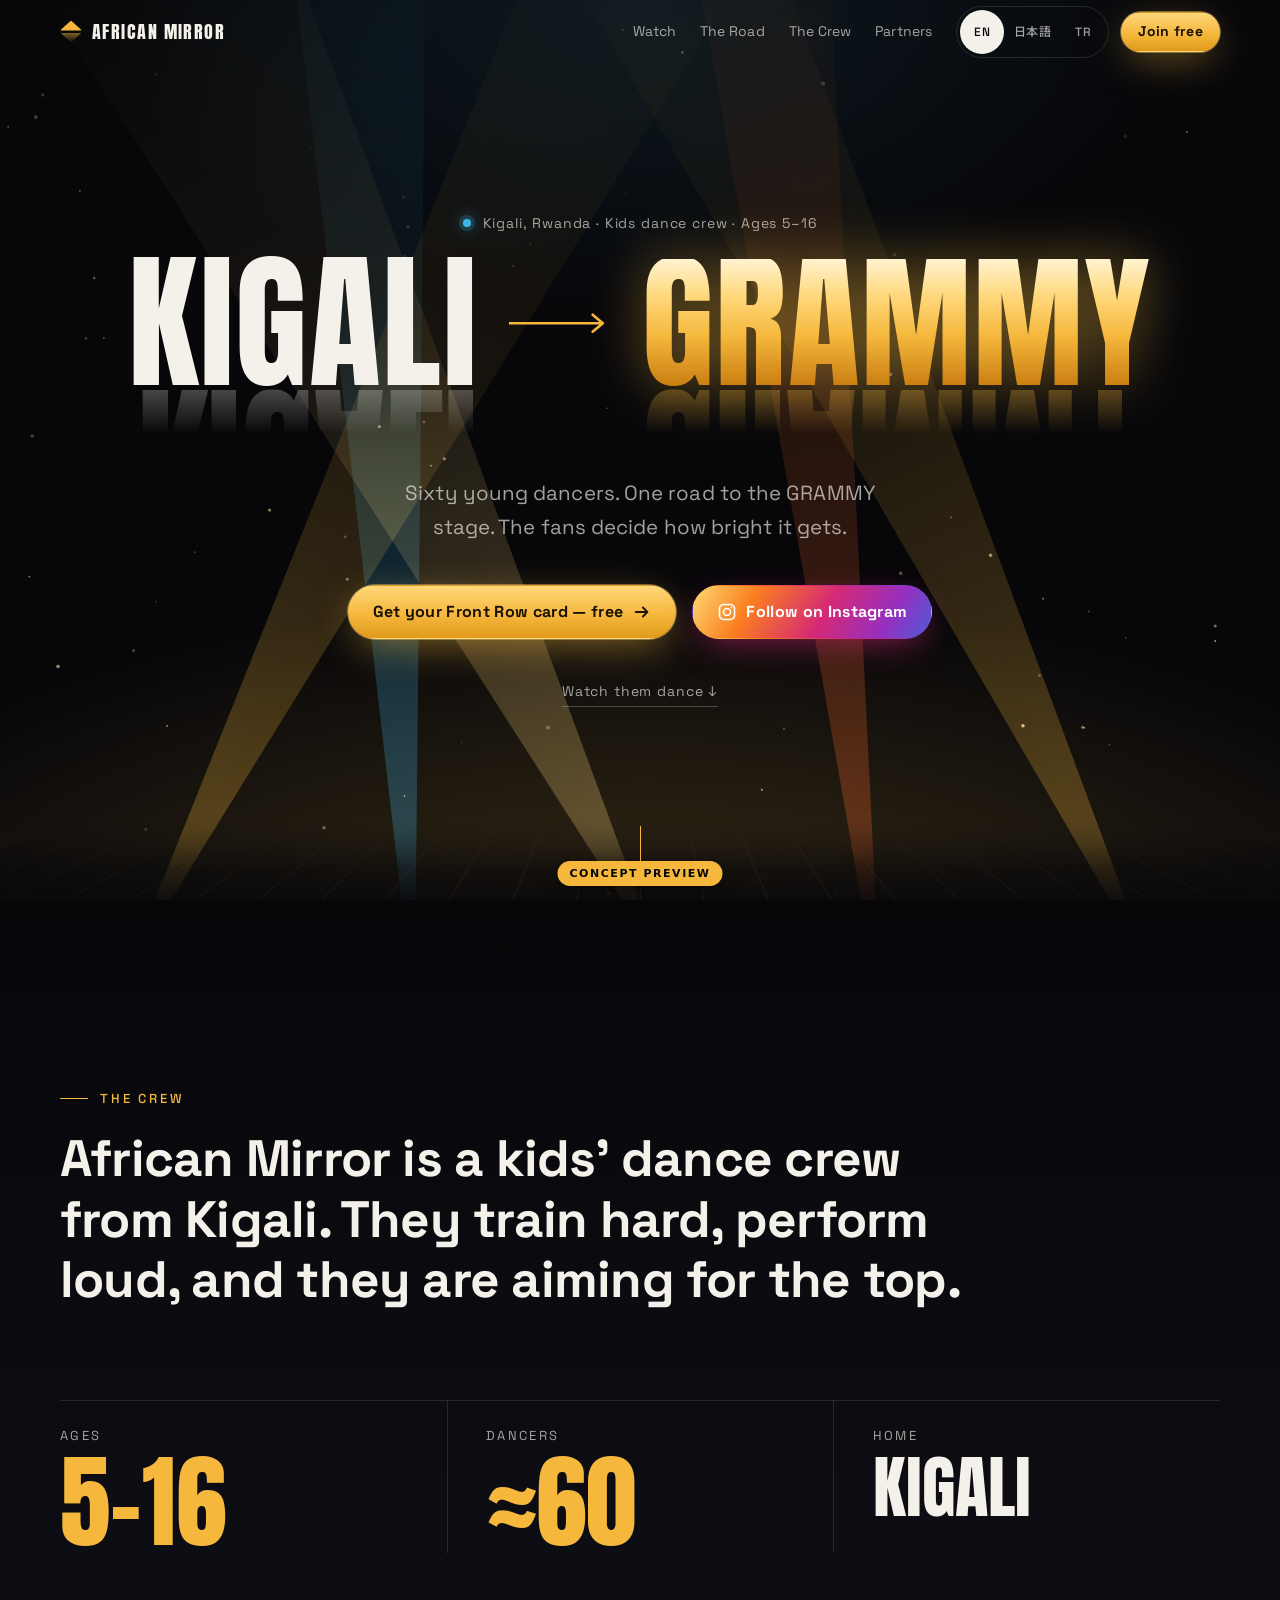
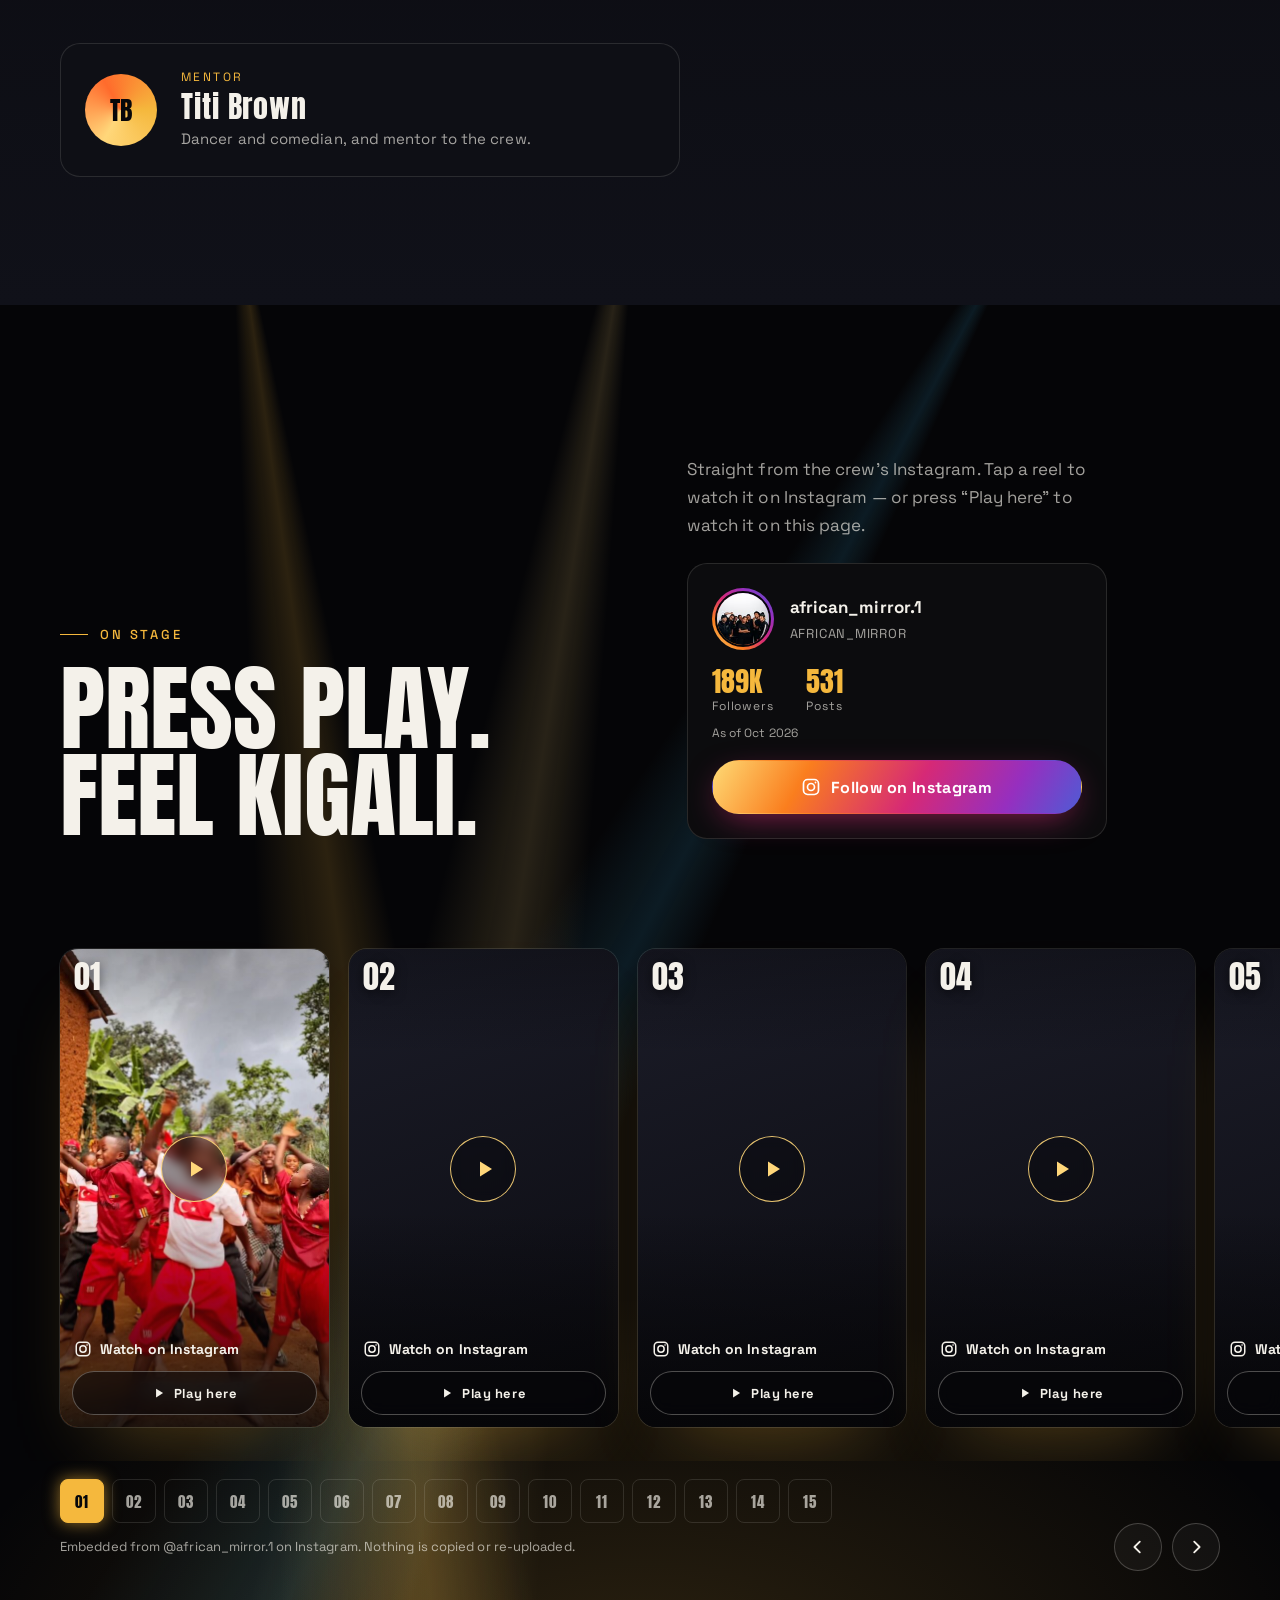
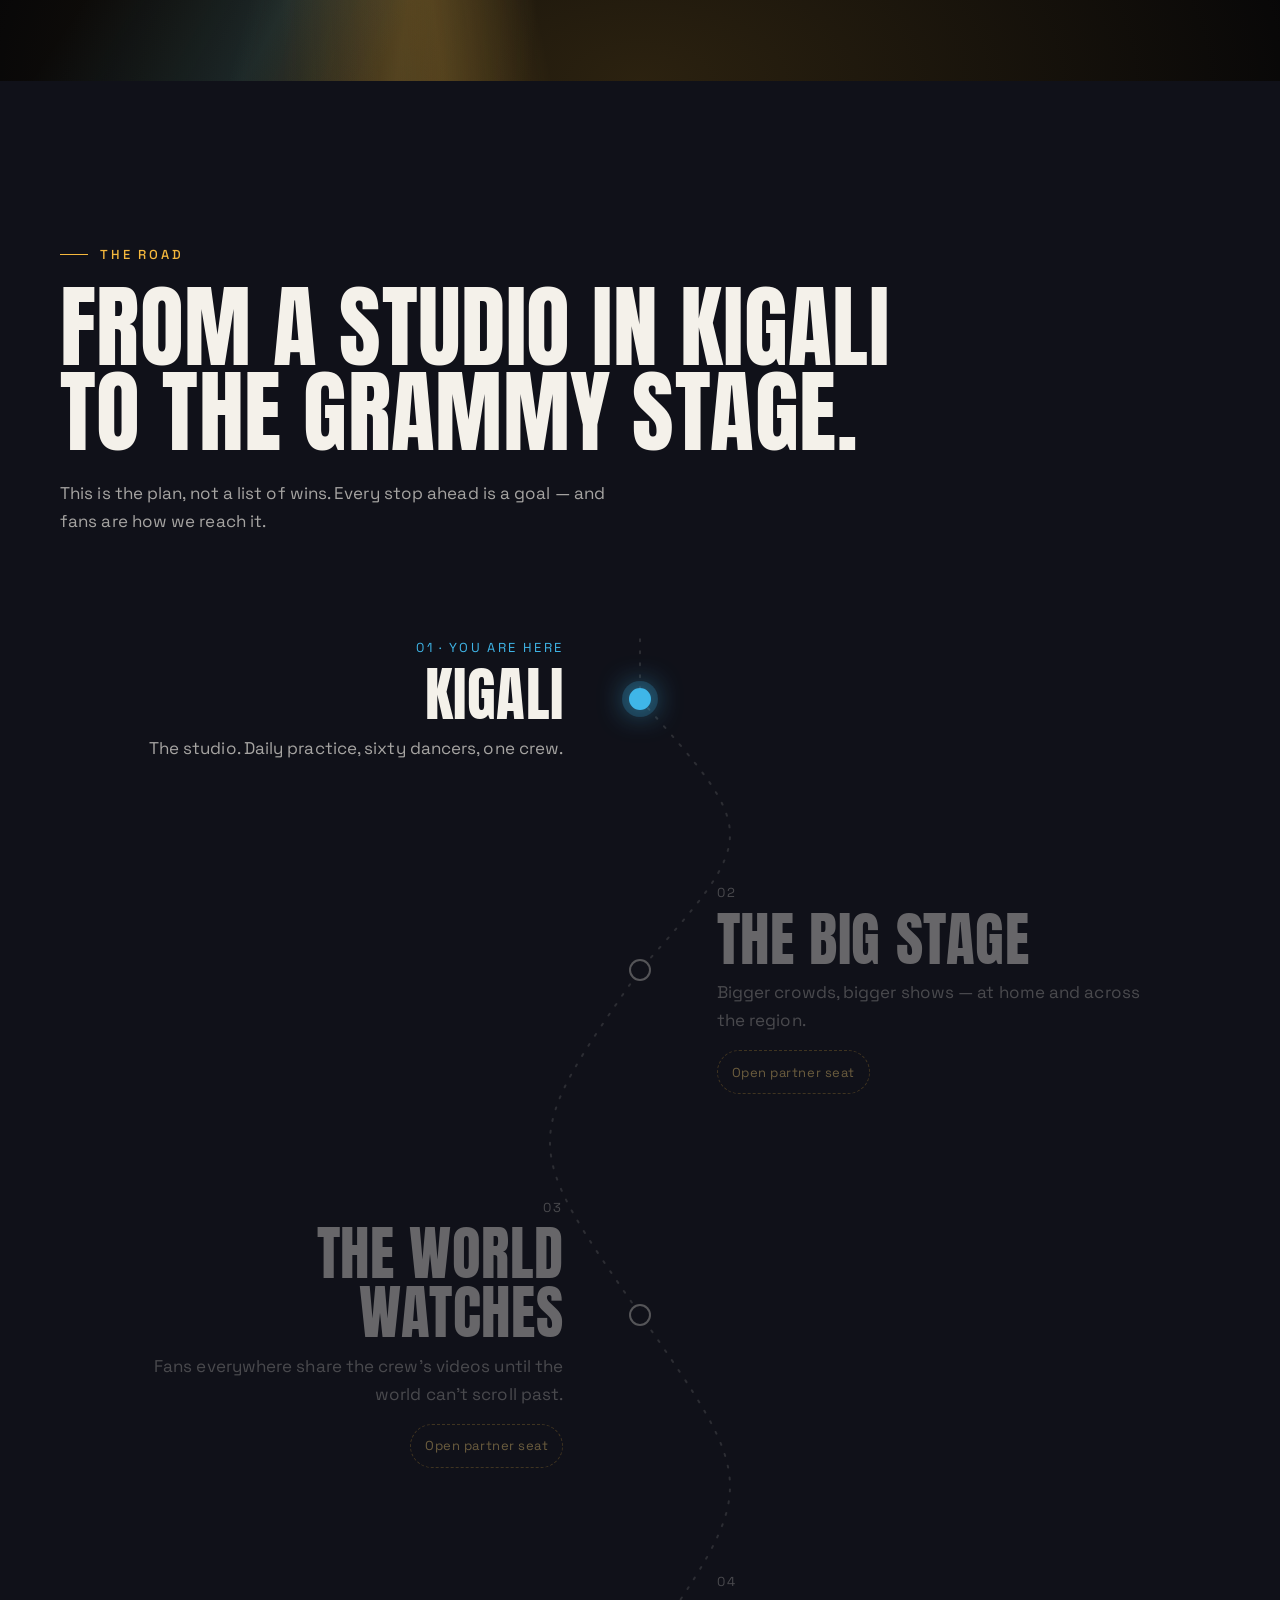
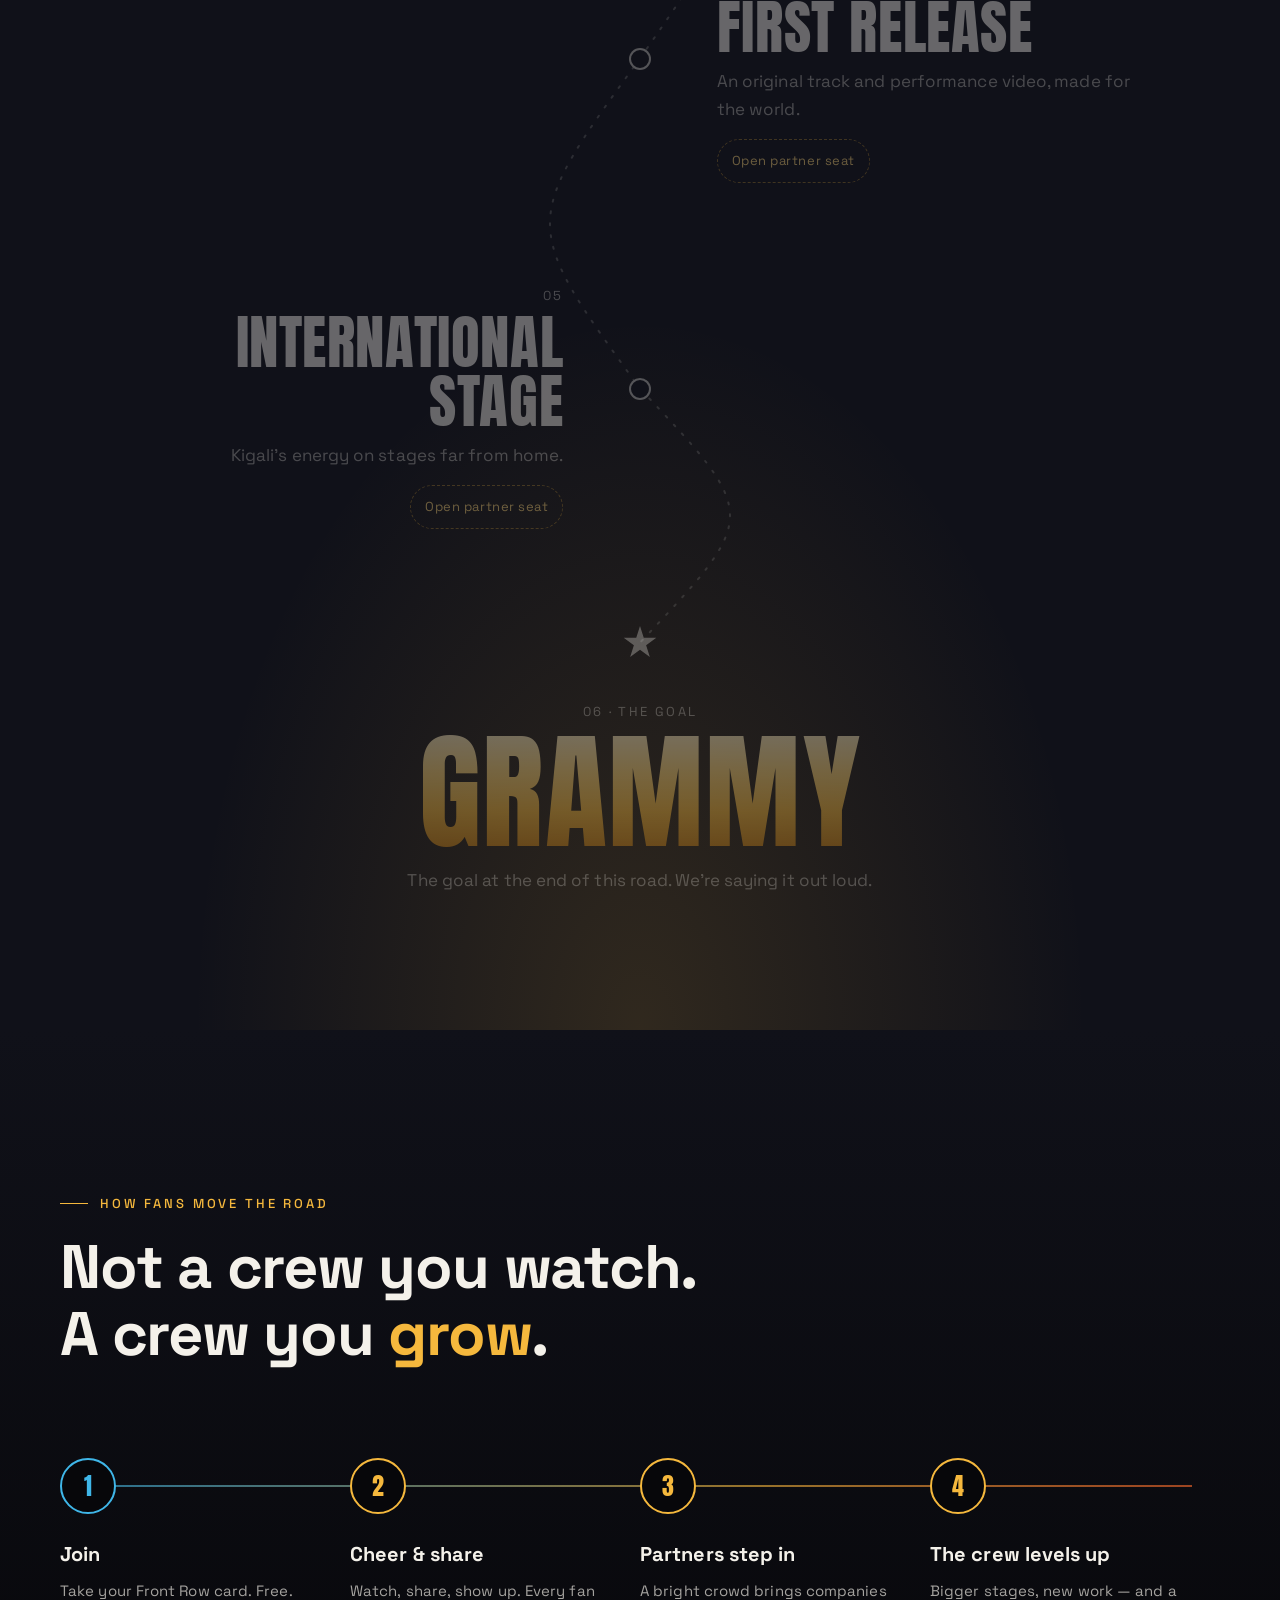
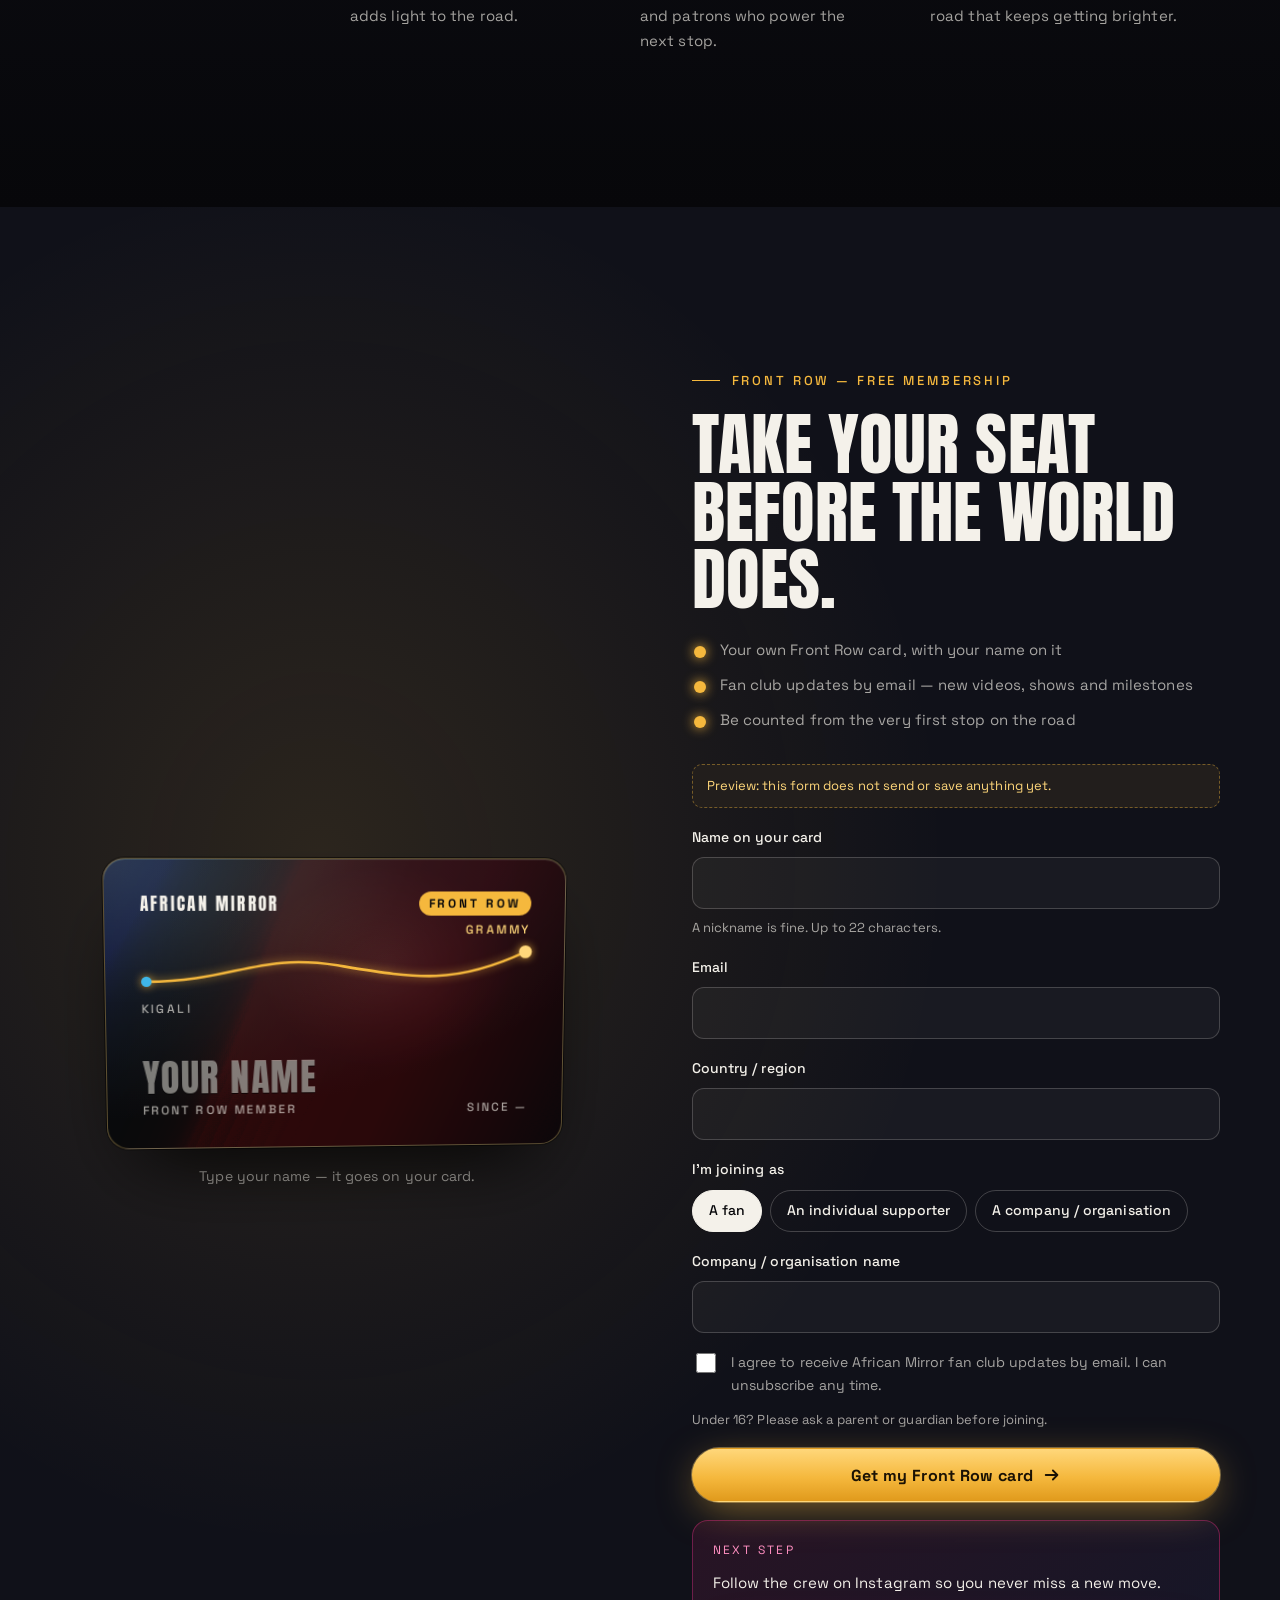
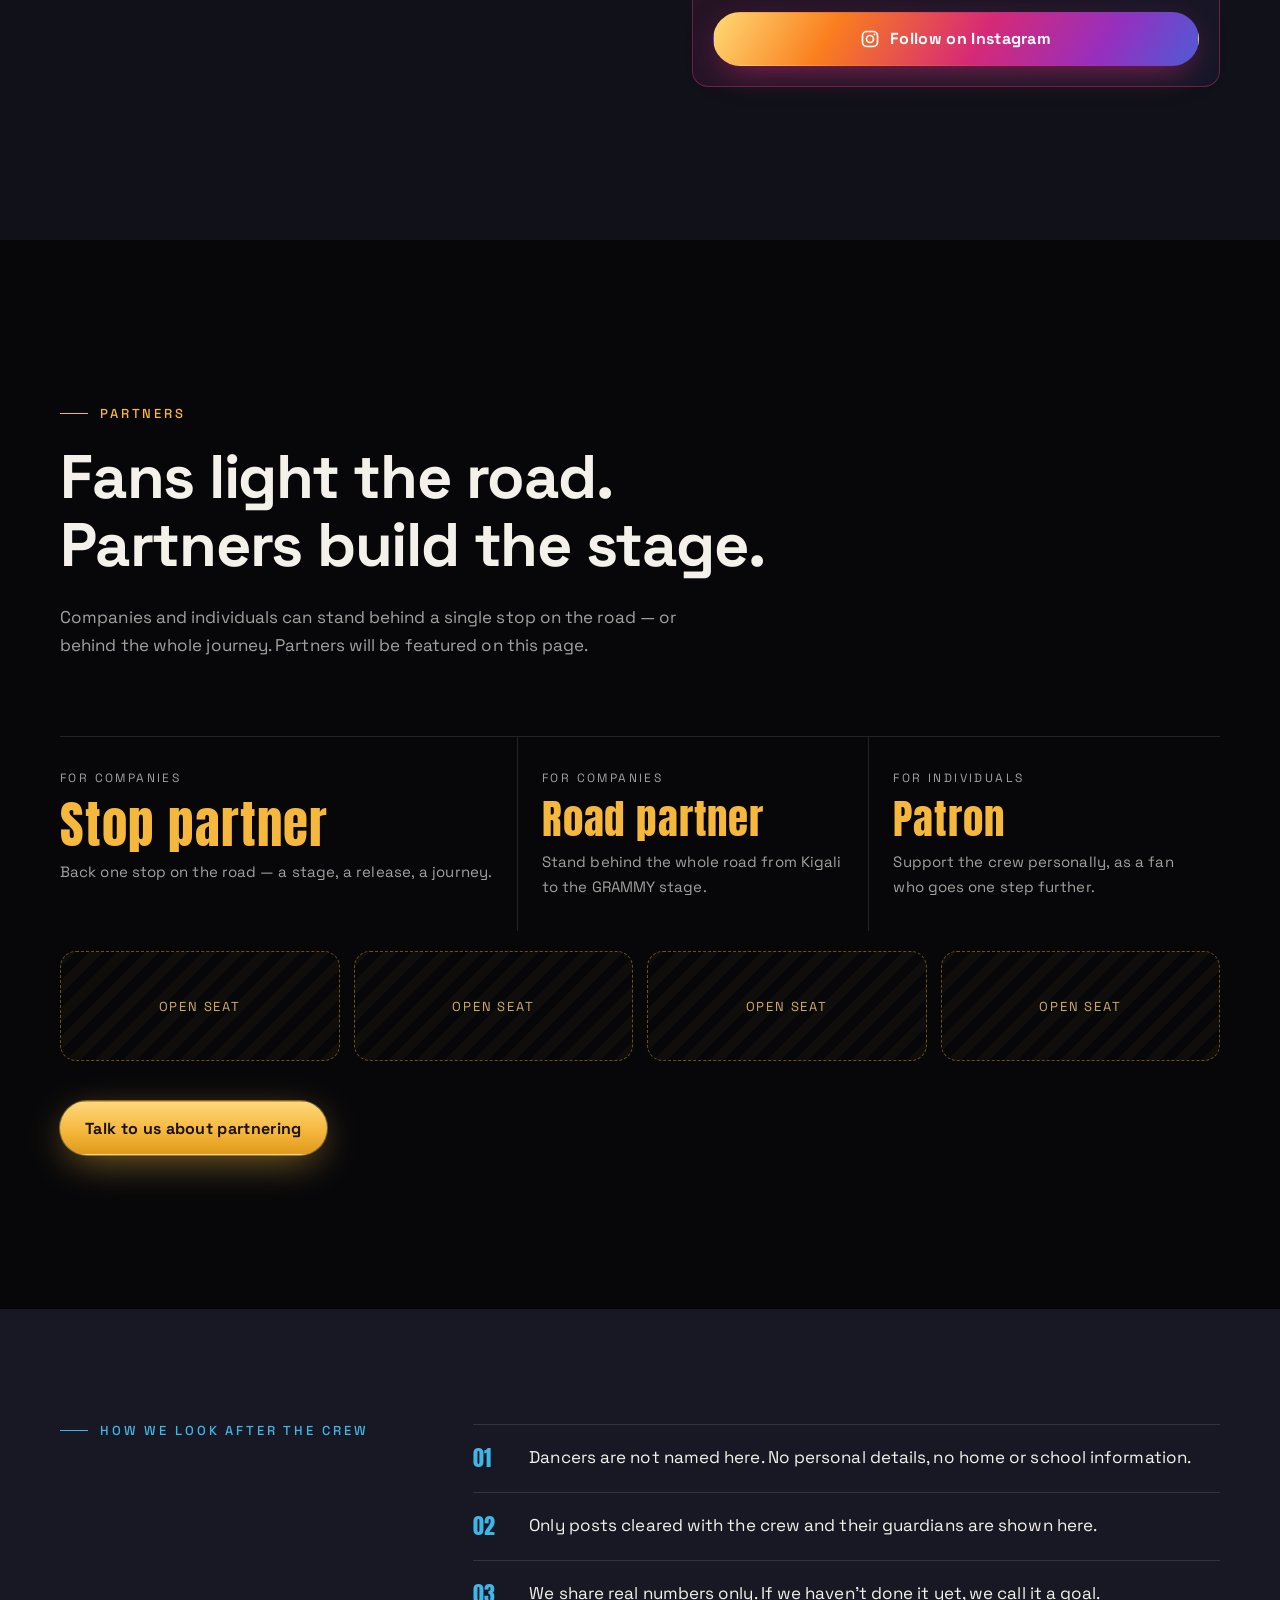
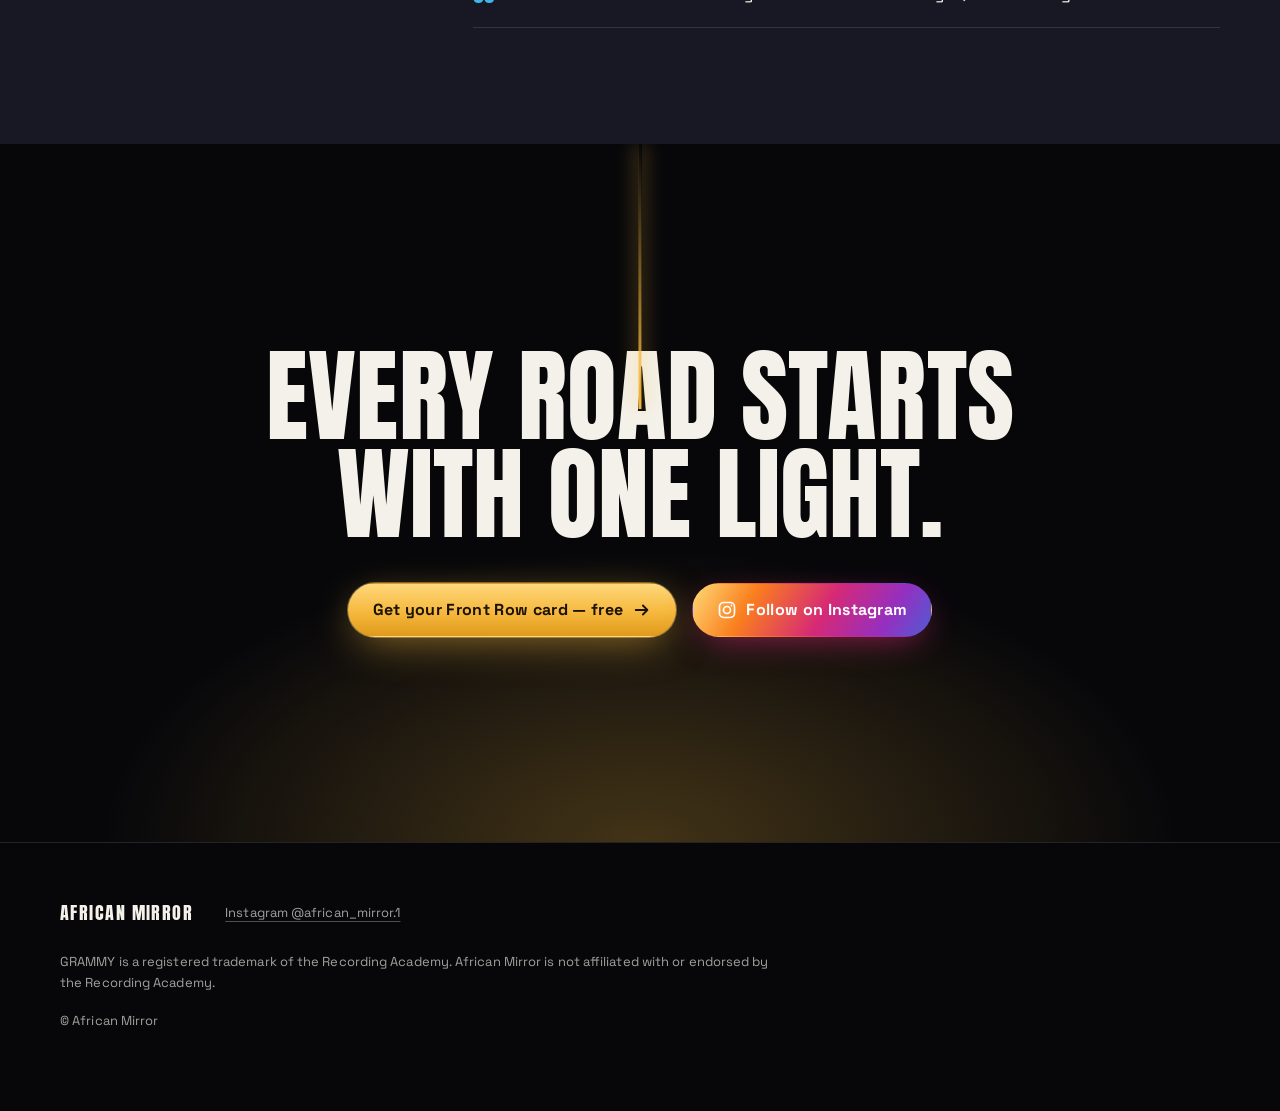
<file: african-mirror-preview/index.html>
<!doctype html>
<html lang="en">
<head>
<meta name="robots" content="noindex, nofollow, noarchive">
<meta charset="utf-8">
<meta name="viewport" content="width=device-width, initial-scale=1, viewport-fit=cover">
<title>African Mirror — Kigali → GRAMMY | Front Row Fan Club</title>
<meta name="description" content="African Mirror is a kids' dance crew from Kigali, Rwanda — about 60 dancers aged 5 to 16. Join the Front Row fan club for free and help light the road to the GRAMMYs.">
<meta name="theme-color" content="#07070a">
<link rel="icon" type="image/svg+xml" href="data:image/svg+xml,%3Csvg xmlns='http://www.w3.org/2000/svg' viewBox='0 0 32 32'%3E%3Crect width='32' height='32' rx='7' fill='%2307070a'/%3E%3Cpath d='M5 15 16 4l11 11z' fill='%23f5b83d'/%3E%3Cpath d='M5 18h22L16 28z' fill='%23f5b83d' opacity='.45'/%3E%3C/svg%3E">
<link rel="preconnect" href="https://fonts.googleapis.com">
<link rel="preconnect" href="https://fonts.gstatic.com" crossorigin>
<link href="https://fonts.googleapis.com/css2?family=Anton&family=Oswald:wght@500&family=Noto+Sans+JP:wght@400;700;900&family=Space+Grotesk:wght@400;500;700&display=swap" rel="stylesheet">
<style>
/* African Mirror — Front Row. Night stadium, one gold road. */
:root {
  --ink: #07070a;
  --night: #101119;
  --night-2: #171823;
  --line: rgba(244, 241, 234, .12);
  --text: #f4f1ea;
  --mute: rgba(244, 241, 234, .66);
  --gold: #f5b83d;
  --gold-hi: #ffd77a;
  --ember: #ff6b2c;
  --sky: #3fb6e8;
  --display: "Anton", "Noto Sans JP", Impact, sans-serif;
  --ui: "Space Grotesk", "Noto Sans JP", system-ui, sans-serif;
  --wrap: min(1160px, 100% - 48px);
  --ease: cubic-bezier(.32, .72, 0, 1);
  --hdr-h: 64px;
}
html:lang(ja) { --ui: "Noto Sans JP", "Space Grotesk", system-ui, sans-serif; }
/* Turkish: Anton covers latin-ext (ç ğ ı İ ö ş ü); Oswald and Impact catch any missing glyph */
html:lang(tr) { --display: "Anton", "Oswald", Impact, "Arial Narrow Bold", "Arial Narrow", sans-serif; }
html:lang(tr) .road__title, html:lang(tr) .stage__title, html:lang(tr) .join__title, html:lang(tr) .final__title { line-height: 1.04; }
html:lang(tr) .road__title, html:lang(tr) .stage__title, html:lang(tr) .join__title, html:lang(tr) .final__title,
html:lang(tr) .engine__title, html:lang(tr) .partners__title, html:lang(tr) .crew__statement,
html:lang(tr) .stop__name, html:lang(tr) .lane__h, html:lang(tr) .engine__h { overflow-wrap: break-word; }

*, *::before, *::after { box-sizing: border-box; }
html { scroll-behavior: smooth; scroll-padding-top: calc(var(--hdr-h) + 16px); -webkit-text-size-adjust: 100%; }
body {
  margin: 0; background: var(--ink); color: var(--text);
  font: 400 17px/1.65 var(--ui); letter-spacing: .005em;
  -webkit-font-smoothing: antialiased; overflow-x: clip;
}
html:lang(ja) body { line-height: 1.85; letter-spacing: .02em; font-size: 16px; word-break: auto-phrase; line-break: strict; }
img, svg { display: block; }
a { color: inherit; }
:focus-visible { outline: 2px solid var(--gold); outline-offset: 3px; border-radius: 4px; }
.wrap { width: var(--wrap); margin-inline: auto; }

/* buttons */
.btn {
  --bg: transparent; display: inline-flex; align-items: center; justify-content: center; gap: .6em;
  min-height: 54px; padding: 0 24px; border-radius: 999px; border: 1px solid transparent;
  font: 700 16px/1.2 var(--ui); letter-spacing: .02em; text-decoration: none; cursor: pointer;
  background: var(--bg); color: var(--text);
  transition: transform .3s var(--ease), box-shadow .3s var(--ease), background-color .3s var(--ease), color .3s var(--ease), border-color .3s var(--ease);
}
.btn__arw { width: 18px; height: 18px; fill: none; stroke: currentColor; stroke-width: 2; stroke-linecap: round; stroke-linejoin: round; transition: transform .3s var(--ease); }
.btn:hover .btn__arw { transform: translateX(3px); }
.btn--gold {
  --bg: linear-gradient(180deg, var(--gold-hi), var(--gold) 55%, #e09a1c);
  color: #1b1204; box-shadow: 0 0 0 1px rgba(255,215,122,.4), 0 10px 40px -8px rgba(245,184,61,.6);
}
.btn--gold:hover { transform: translateY(-2px); box-shadow: 0 0 0 1px rgba(255,215,122,.6), 0 16px 50px -8px rgba(245,184,61,.8); }
.btn--gold:active { transform: translateY(0); }
.btn--ghost { border-color: rgba(244,241,234,.28); }
.btn--ghost:hover { border-color: var(--gold); color: var(--gold-hi); }
.btn--sm { min-height: 40px; padding: 0 16px; font-size: 14px; }
.btn--block { width: 100%; }

/* header */
.hdr {
  position: fixed; inset: 0 0 auto 0; z-index: 50; height: var(--hdr-h);
  display: flex; align-items: center; gap: 24px; padding: 0 max(20px, calc((100% - 1160px) / 2));
  transition: background-color .3s var(--ease), backdrop-filter .3s var(--ease), border-color .3s var(--ease); border-bottom: 1px solid transparent;
}
.hdr.is-solid { background: rgba(7,7,10,.78); backdrop-filter: blur(14px); -webkit-backdrop-filter: blur(14px); border-color: var(--line); }
.hdr__brand { display: flex; align-items: center; gap: 10px; text-decoration: none; }
.hdr__mark { position: relative; width: 22px; height: 22px; }
.hdr__mark i { position: absolute; left: 0; right: 0; height: 10px; border-radius: 2px; }
.hdr__mark i:first-child { top: 0; background: var(--gold); clip-path: polygon(0 100%, 50% 0, 100% 100%); }
.hdr__mark i:last-child { bottom: 0; background: linear-gradient(180deg, rgba(245,184,61,.5), transparent); clip-path: polygon(0 0, 50% 100%, 100% 0); }
.hdr__name { font: 400 18px/1 var(--display); letter-spacing: .08em; }
.hdr__nav { display: flex; gap: 24px; margin-left: auto; }
.hdr__nav a { text-decoration: none; font-size: 14px; color: var(--mute); transition: color .3s var(--ease); }
.hdr__nav a:hover { color: var(--text); }
.hdr__right { display: flex; align-items: center; gap: 12px; }
.lang { display: flex; padding: 3px; border: 1px solid var(--line); border-radius: 999px; }
.lang button {
  min-width: 44px; min-height: 32px; padding: 0 10px; border: 0; border-radius: 999px; cursor: pointer;
  background: transparent; color: var(--mute); font: 500 12px/1 var(--ui); letter-spacing: .04em;
}
.lang button[aria-pressed="true"] { background: var(--text); color: var(--ink); }

/* eyebrow */
.eyebrow {
  display: inline-flex; align-items: center; gap: 12px; margin: 0 0 24px;
  font: 500 13px/1 var(--ui); letter-spacing: .22em; text-transform: uppercase; color: var(--gold);
}
.eyebrow::before { content: ""; width: 28px; height: 1px; background: currentColor; }
html:lang(ja) .eyebrow { letter-spacing: .14em; }

/* HERO */
.hero {
  position: relative; min-height: 100svh; display: grid; place-items: center; overflow: hidden;
  padding: calc(var(--hdr-h) + 40px) 0 90px; isolation: isolate;
  background:
    radial-gradient(120% 70% at 50% 108%, rgba(245,184,61,.22), transparent 60%),
    radial-gradient(60% 50% at 50% 0%, rgba(63,182,232,.10), transparent 70%),
    var(--ink);
}
.hero__beams { position: absolute; inset: 0; width: 100%; height: 100%; z-index: -1; }
.hero::after { /* stage floor */
  content: ""; position: absolute; left: -10%; right: -10%; bottom: -1px; height: 26%; z-index: -1;
  background: repeating-linear-gradient(90deg, rgba(245,184,61,.08) 0 1px, transparent 1px 64px), linear-gradient(180deg, transparent, rgba(7,7,10,.9));
  transform: perspective(500px) rotateX(58deg); transform-origin: bottom;
  mask-image: linear-gradient(180deg, transparent, #000 70%);
}
.hero__inner { width: var(--wrap); text-align: center; }
.hero__kicker { display: inline-flex; align-items: center; gap: 12px; margin: 0 0 24px; font-size: 14px; color: var(--mute); letter-spacing: .06em; }
.dot { width: 8px; height: 8px; border-radius: 50%; }
.dot--sky { background: var(--sky); box-shadow: 0 0 0 4px rgba(63,182,232,.2), 0 0 18px var(--sky); animation: pulse 2.4s infinite; }
@keyframes pulse { 50% { box-shadow: 0 0 0 9px rgba(63,182,232,0), 0 0 18px var(--sky); } }
.hero__title {
  margin: 0; display: flex; align-items: center; justify-content: center; gap: clamp(12px, 2.4vw, 32px);
  font: 400 clamp(64px, 11.6vw, 184px)/.86 var(--display); letter-spacing: .01em; text-transform: uppercase;
}
.hero__from { color: var(--text); }
.hero__to {
  background: linear-gradient(180deg, #fff3cf 0%, var(--gold-hi) 30%, var(--gold) 60%, #c97c10 100%);
  -webkit-background-clip: text; background-clip: text; color: transparent;
  filter: drop-shadow(0 0 28px rgba(245,184,61,.45));
}
.hero__arrow svg { width: clamp(56px, 8vw, 120px); height: auto; fill: none; stroke: var(--gold); stroke-width: 3; stroke-linecap: round; stroke-linejoin: round; stroke-dasharray: 160; stroke-dashoffset: 160; animation: draw 1.2s .5s var(--ease) forwards; }
@keyframes draw { to { stroke-dashoffset: 0; } }
.hero__mirror { /* the mirror reflection */
  display: flex; justify-content: center; gap: clamp(12px, 2.4vw, 32px); margin-top: 2px; height: clamp(26px, 4.4vw, 70px); overflow: hidden;
  font: 400 clamp(64px, 11.6vw, 184px)/.86 var(--display); color: rgba(244,241,234,.5);
  transform: scaleY(-1); mask-image: linear-gradient(0deg, rgba(0,0,0,.55), transparent 80%); -webkit-mask-image: linear-gradient(0deg, rgba(0,0,0,.55), transparent 80%);
  user-select: none; pointer-events: none; align-items: flex-end;
}
.hero__mirror span:last-child { color: rgba(245,184,61,.55); }
.hero__arrow--ghost { visibility: hidden; }
.hero__lead { max-width: 640px; margin: 32px auto 0; font-size: clamp(17px, 1.6vw, 21px); color: var(--mute); text-wrap: balance; }
.hero__ctas { display: flex; flex-wrap: wrap; justify-content: center; gap: 16px; margin-top: 40px; }
.hero__scroll { position: absolute; bottom: 26px; left: 50%; width: 1px; height: 48px; background: var(--line); overflow: hidden; }
.hero__scroll span { position: absolute; inset: 0; background: var(--gold); animation: drip 2s infinite var(--ease); transform-origin: top; }
@keyframes drip { 0% { transform: scaleY(0); } 50% { transform: scaleY(1); transform-origin: top; } 51% { transform-origin: bottom; } 100% { transform: scaleY(0); transform-origin: bottom; } }

/* reveal */
.rv-ready .rv { opacity: 0; transform: translateY(32px); filter: blur(8px); transition: opacity .8s var(--ease), transform .8s var(--ease), filter .8s var(--ease); }
.rv-ready .rv.in { opacity: 1; transform: none; filter: none; }

/* CREW */
.crew { padding: clamp(100px, 14vw, 180px) 0 clamp(80px, 10vw, 140px); background: linear-gradient(180deg, var(--ink), var(--night)); }
.crew__statement { max-width: 980px; margin: 0; font: 700 clamp(28px, 4vw, 54px)/1.18 var(--ui); letter-spacing: -.015em; text-wrap: balance; }
html:lang(ja) .crew__statement { font-weight: 900; line-height: 1.45; letter-spacing: 0; font-size: clamp(24px, 3.4vw, 44px); }
.crew__facts { display: grid; grid-template-columns: repeat(3, 1fr); margin: clamp(56px, 7vw, 96px) 0 0; border-top: 1px solid var(--line); }
.crew__facts > div { padding: 24px 0 0; }
.crew__facts > div + div { padding-left: clamp(16px, 3vw, 40px); border-left: 1px solid var(--line); }
.crew__facts dt { font-size: 13px; letter-spacing: .18em; text-transform: uppercase; color: var(--mute); }
.crew__facts dd { margin: 10px 0 0; }
.num { font: 400 clamp(52px, 8vw, 120px)/.9 var(--display); color: var(--gold); }
.num--word { color: var(--text); font-size: clamp(36px, 5.4vw, 84px); }
html:lang(ja) .crew__facts .num:not(.num--word) { font-family: var(--display); }
.mentor { display: flex; gap: 24px; align-items: center; margin-top: clamp(56px, 7vw, 90px); padding: 24px; max-width: 620px; border: 1px solid var(--line); border-radius: 20px; background: rgba(255,255,255,.02); }
.mentor__badge { flex: none; width: 72px; height: 72px; border-radius: 50%; display: grid; place-items: center; font: 400 26px/1 var(--display); color: var(--ink); background: conic-gradient(from 210deg, var(--gold-hi), var(--ember), var(--gold), var(--gold-hi)); }
.mentor__role { margin: 0; font-size: 12px; letter-spacing: .2em; text-transform: uppercase; color: var(--gold); }
.mentor__name { margin: 2px 0 4px; font: 400 30px/1.1 var(--display); letter-spacing: .03em; }
.mentor__desc { margin: 0; color: var(--mute); font-size: 15px; }

/* ROAD */
.road { position: relative; padding: clamp(90px, 12vw, 160px) 0 clamp(90px, 12vw, 160px); background: var(--night); overflow: hidden; }
.road::before { content: ""; position: absolute; inset: 0; background: radial-gradient(50% 40% at 50% 100%, rgba(245,184,61,.14), transparent 70%); pointer-events: none; }
.road__head { position: relative; }
.road__title { margin: 0; font: 400 clamp(44px, 7vw, 104px)/.95 var(--display); text-transform: uppercase; letter-spacing: .005em; }
html:lang(ja) .road__title { font: 900 clamp(32px, 5.2vw, 68px)/1.25 var(--ui); text-transform: none; }
.road__note { max-width: 560px; margin: 24px 0 0; color: var(--mute); }
.road__track { position: relative; width: var(--wrap); margin: clamp(60px, 8vw, 110px) auto 0; }
.road__stops { position: relative; list-style: none; margin: 0; padding: 0; display: grid; gap: clamp(56px, 8vw, 110px); }
.road__line { position: absolute; inset: 0; width: 100%; height: 100%; overflow: visible; pointer-events: none; }
.road__base { fill: none; stroke: rgba(244,241,234,.12); stroke-width: 2; stroke-dasharray: 2 10; stroke-linecap: round; }
.road__lit { fill: none; stroke: var(--gold); stroke-width: 3; stroke-linecap: round; filter: drop-shadow(0 0 6px rgba(245,184,61,.9)) drop-shadow(0 0 18px rgba(245,184,61,.5)); }
.stop { position: relative; display: grid; grid-template-columns: 1fr 1fr; align-items: center; }
.stop__node {
  position: absolute; left: 50%; top: 50%; width: 22px; height: 22px; margin: -11px 0 0 -11px; border-radius: 50%;
  background: var(--night); border: 2px solid rgba(244,241,234,.3); transition: background-color .5s var(--ease), border-color .5s var(--ease), box-shadow .5s var(--ease); z-index: 1;
}
.stop.is-lit .stop__node { border-color: var(--gold-hi); background: var(--gold); box-shadow: 0 0 0 6px rgba(245,184,61,.18), 0 0 30px rgba(245,184,61,.9); }
.stop.is-now .stop__node { border-color: var(--sky); background: var(--sky); box-shadow: 0 0 0 7px rgba(63,182,232,.2), 0 0 30px var(--sky); }
.stop__card {
  grid-column: 1; justify-self: end; width: min(440px, 100%); margin-right: clamp(40px, 6vw, 80px); text-align: right;
  opacity: .38; transform: translateY(18px); transition: opacity .7s var(--ease), transform .7s var(--ease);
}
.stop:nth-child(even) .stop__card { grid-column: 2; justify-self: start; margin: 0 0 0 clamp(40px, 6vw, 80px); text-align: left; }
.stop.is-lit .stop__card, .stop.is-now .stop__card { opacity: 1; transform: none; }
.stop__no { margin: 0 0 6px; font-size: 13px; letter-spacing: .18em; text-transform: uppercase; color: var(--mute); }
.stop.is-now .stop__no { color: var(--sky); }
.stop__name { margin: 0; font: 400 clamp(34px, 4.6vw, 64px)/1 var(--display); letter-spacing: .01em; }
.stop__text { margin: 10px 0 0; color: var(--mute); }
.stop__seat {
  display: inline-flex; margin-top: 16px; padding: 7px 14px; border: 1px dashed rgba(245,184,61,.55); border-radius: 999px;
  font-size: 13px; color: var(--gold-hi); text-decoration: none; letter-spacing: .04em; transition: background-color .3s var(--ease), border-color .3s var(--ease), transform .3s var(--ease);
}
.stop__seat:hover { background: rgba(245,184,61,.12); }
.stop--goal { grid-template-columns: 1fr; padding-top: 30px; }
.stop--goal .stop__card, .stop--goal:nth-child(even) .stop__card { grid-column: 1; justify-self: center; text-align: center; margin: 0; padding-top: 40px; width: min(640px, 100%); }
.stop--goal .stop__node { top: 30px; }
.stop--goal .stop__name {
  font-size: clamp(64px, 10vw, 150px);
  background: linear-gradient(180deg, #fff3cf, var(--gold-hi) 35%, var(--gold) 65%, #c97c10); -webkit-background-clip: text; background-clip: text; color: transparent;
}
.stop--goal .stop__node { width: 34px; height: 34px; margin: -17px 0 0 -17px; clip-path: polygon(50% 0, 61% 35%, 98% 35%, 68% 57%, 79% 91%, 50% 70%, 21% 91%, 32% 57%, 2% 35%, 39% 35%); border-radius: 0; border: 0; background: rgba(244,241,234,.3); }
.stop--goal.is-lit .stop__node { background: var(--gold-hi); box-shadow: none; filter: drop-shadow(0 0 14px var(--gold)); }

/* ENGINE */
.engine { padding: clamp(90px, 12vw, 160px) 0; background: linear-gradient(180deg, var(--night), var(--ink)); }
.engine__title { margin: 0; font: 700 clamp(32px, 4.8vw, 64px)/1.1 var(--ui); letter-spacing: -.02em; }
html:lang(ja) .engine__title { font-weight: 900; letter-spacing: 0; line-height: 1.4; font-size: clamp(28px, 4vw, 52px); }
.engine__title em { font-style: normal; color: var(--gold); }
.engine__flow { position: relative; display: grid; grid-template-columns: repeat(4, 1fr); gap: 0; margin-top: clamp(50px, 7vw, 90px); counter-reset: s; }
.engine__flow::before { content: ""; position: absolute; top: 27px; left: 28px; right: 28px; height: 2px; background: linear-gradient(90deg, var(--sky), var(--gold) 60%, var(--ember)); opacity: .6; }
.engine__step { position: relative; padding-right: 22px; }
.engine__n { position: relative; display: grid; place-items: center; width: 56px; height: 56px; border-radius: 50%; background: var(--ink); border: 2px solid var(--gold); font: 400 24px/1 var(--display); color: var(--gold); }
.engine__step:first-child .engine__n { border-color: var(--sky); color: var(--sky); }
.engine__h { margin: 24px 0 8px; font-weight: 700; font-size: 20px; }
.engine__step p:last-child { margin: 0; color: var(--mute); font-size: 15px; }

/* STAGE (Instagram gallery) */
.stage { position: relative; padding: clamp(90px, 12vw, 150px) 0 clamp(70px, 9vw, 110px); background: #050507; overflow: hidden; isolation: isolate; }
.stage__lights { position: absolute; inset: 0; z-index: -1; pointer-events: none;
  background:
    conic-gradient(from 160deg at 18% -10%, transparent 0 8deg, rgba(245,184,61,.16) 12deg, transparent 18deg 360deg),
    conic-gradient(from 178deg at 50% -12%, transparent 0 6deg, rgba(255,215,122,.14) 11deg, transparent 17deg 360deg),
    conic-gradient(from 196deg at 82% -10%, transparent 0 8deg, rgba(63,182,232,.13) 12deg, transparent 18deg 360deg),
    radial-gradient(80% 40% at 50% 100%, rgba(245,184,61,.16), transparent 70%);
}
.stage__head { display: grid; grid-template-columns: 1.1fr 1fr; gap: 40px; align-items: end; }
.stage__title { margin: 0; font: 400 clamp(52px, 7.4vw, 112px)/.92 var(--display); text-transform: uppercase; }
html:lang(ja) .stage__title { font: 900 clamp(32px, 4.6vw, 60px)/1.3 var(--ui); }
.stage__text { margin: 0 0 24px; color: var(--mute); max-width: 440px; }
.stage__rail {
  display: grid; grid-auto-flow: column; grid-auto-columns: clamp(220px, 21vw, 290px); gap: 20px; align-items: start;
  margin-top: clamp(44px, 6vw, 70px); padding: 40px max(24px, calc((100% - 1160px) / 2)) 34px;
  overflow-x: auto; scroll-snap-type: x mandatory; scroll-padding-inline: max(24px, calc((100% - 1160px) / 2));
  scrollbar-width: none; -webkit-overflow-scrolling: touch; overscroll-behavior-x: contain;
}
.stage__rail::-webkit-scrollbar { display: none; }
.reel {
  position: relative; margin: 0; width: 100%; aspect-ratio: 9 / 16; border-radius: 18px; overflow: hidden; scroll-snap-align: start;
  background: linear-gradient(160deg, #1b1c28, #0b0b10); box-shadow: 0 0 0 1px var(--line), 0 40px 80px -40px rgba(245,184,61,.35);
}
.reel__link { position: absolute; inset: 0; display: block; color: var(--text); text-decoration: none; }
.reel__link img { position: absolute; inset: 0; width: 100%; height: 100%; object-fit: cover; transition: transform .8s var(--ease); }
.reel__link::after { content: ""; position: absolute; inset: 0; background: linear-gradient(180deg, rgba(5,5,7,.35) 0%, transparent 22%, transparent 55%, rgba(5,5,7,.88) 100%); }
.reel__link:hover img { transform: scale(1.05); }
.reel__play {
  position: absolute; z-index: 1; left: 50%; top: 46%; width: 66px; height: 66px; margin: -33px 0 0 -33px; border-radius: 50%;
  display: grid; place-items: center; background: rgba(7,7,10,.4); border: 1.5px solid rgba(255,215,122,.9);
  -webkit-backdrop-filter: blur(6px); backdrop-filter: blur(6px); transition: transform .3s var(--ease), background-color .3s var(--ease);
}
.reel__play svg { width: 24px; height: 24px; margin-left: 3px; fill: var(--gold-hi); }
.reel__link:hover .reel__play, .reel__link:focus-visible .reel__play { transform: scale(1.1); background: var(--gold); }
.reel__link:hover .reel__play svg, .reel__link:focus-visible .reel__play svg { fill: var(--ink); }
.reel__no { position: absolute; z-index: 1; left: 14px; top: 12px; font: 400 32px/1 var(--display); text-shadow: 0 2px 12px rgba(0,0,0,.6); }
.reel__cta { position: absolute; z-index: 1; left: 14px; right: 14px; bottom: 62px; display: flex; align-items: center; gap: 8px; font-size: 14px; font-weight: 700; }
.reel__cta .ig { width: 18px; height: 18px; }
.reel__here {
  position: absolute; z-index: 2; left: 12px; right: 12px; bottom: 12px; height: 40px; border-radius: 999px; cursor: pointer;
  display: flex; align-items: center; justify-content: center; gap: 8px; font: 700 13px/1 var(--ui); letter-spacing: .04em; color: var(--text);
  background: rgba(7,7,10,.55); border: 1px solid rgba(244,241,234,.3); -webkit-backdrop-filter: blur(8px); backdrop-filter: blur(8px); transition: background-color .3s var(--ease), border-color .3s var(--ease), transform .3s var(--ease);
}
.reel__here svg { width: 14px; height: 14px; fill: currentColor; }
.reel__here:hover { border-color: var(--gold); background: rgba(245,184,61,.2); }
.reel.is-blocked .reel__here { display: none; }
.reel.is-blocked .reel__cta { bottom: 16px; }
.reel__embed { position: absolute; inset: 0; z-index: 3; display: none; overflow-y: auto; padding-top: 44px; background: #0b0b10; }
.reel.is-playing .reel__embed { display: block; }
.reel__embed iframe { display: block; width: 100%; height: 100%; border: 0; background: #fff; }
.reel__back {
  position: absolute; z-index: 4; right: 8px; top: 6px; height: 32px; padding: 0 12px; border-radius: 999px; cursor: pointer;
  font: 700 12px/1 var(--ui); color: var(--text); background: rgba(7,7,10,.75); border: 1px solid rgba(244,241,234,.3);
}
/* Instagram profile card */
.igp { display: grid; gap: 16px; padding: 24px; border-radius: 20px; border: 1px solid var(--line); background: rgba(255,255,255,.03); max-width: 420px; }
.igp__id { display: flex; align-items: center; gap: 16px; text-decoration: none; color: var(--text); }
.igp__ring { flex: none; width: 62px; height: 62px; border-radius: 50%; padding: 3px; background: linear-gradient(45deg, #feda75, #fa7e1e, #d62976, #962fbf, #4f5bd5); }
.igp__ring img { display: block; width: 100%; height: 100%; border-radius: 50%; border: 2px solid var(--ink); object-fit: cover; }
.igp__names { display: grid; gap: 2px; }
.igp__handle { font-weight: 700; font-size: 17px; }
.igp__name { font-size: 13px; color: var(--mute); letter-spacing: .06em; }
.igp__stats { display: flex; gap: 32px; margin: 0; }
.igp__stats div { display: flex; flex-direction: column-reverse; }
.igp__stats dt { font-size: 12px; color: var(--mute); letter-spacing: .08em; }
.igp__stats dd { margin: 0; font: 400 28px/1.1 var(--display); color: var(--gold); }
.igp__asof { margin: -8px 0 0; font-size: 12px; color: var(--mute); }
.setlist { list-style: none; display: flex; flex-wrap: wrap; gap: 8px; margin: 18px 0 0; padding: 0; }
.setlist button {
  min-width: 44px; height: 36px; padding: 0 10px; border-radius: 8px; cursor: pointer;
  font: 400 15px/1 var(--display); letter-spacing: .06em; color: var(--mute); background: transparent; border: 1px solid var(--line); transition: color .3s var(--ease), background-color .3s var(--ease), border-color .3s var(--ease), box-shadow .3s var(--ease), transform .3s var(--ease);
}
.setlist button:hover { color: var(--text); border-color: rgba(244,241,234,.35); }
.setlist button[aria-current="true"] { color: var(--ink); background: var(--gold); border-color: var(--gold); box-shadow: 0 0 16px rgba(245,184,61,.6); }
.stage__foot { display: flex; justify-content: space-between; align-items: center; gap: 24px; }
.stage__note { margin: 0; font-size: 13px; color: var(--mute); }
.stage__nav { display: flex; gap: 10px; }
.round {
  display: grid; place-items: center; width: 48px; height: 48px; border-radius: 50%; padding: 0; cursor: pointer;
  background: rgba(255,255,255,.04); border: 1px solid rgba(244,241,234,.22); color: var(--text); transition: border-color .3s var(--ease), background-color .3s var(--ease), transform .3s var(--ease);
}
.round:hover { border-color: var(--gold); background: rgba(245,184,61,.1); }
.round svg { width: 18px; height: 18px; fill: none; stroke: currentColor; stroke-width: 2; stroke-linecap: round; stroke-linejoin: round; }

/* Instagram follow button */
.btn--ig { --bg: linear-gradient(120deg, #feda75 0%, #fa7e1e 25%, #d62976 55%, #962fbf 80%, #4f5bd5 100%); color: #fff; box-shadow: 0 10px 34px -10px rgba(214,41,118,.7); }
.btn--ig:hover { transform: translateY(-2px); box-shadow: 0 16px 44px -10px rgba(214,41,118,.9); }
.ig { width: 20px; height: 20px; flex: none; fill: none; stroke: currentColor; stroke-width: 2; }
.ig .ig__dot { fill: currentColor; stroke: none; }
.hero__more { display: inline-block; margin-top: 24px; font-size: 14px; color: var(--mute); text-decoration: none; letter-spacing: .06em; border-bottom: 1px solid rgba(244,241,234,.25); padding-bottom: 2px; }
.hero__more:hover { color: var(--gold-hi); border-color: var(--gold); }
.final__ctas { display: flex; flex-wrap: wrap; justify-content: center; gap: 16px; }

/* after join */
.after-join { padding: 20px; border-radius: 16px; border: 1px solid rgba(214,41,118,.45); background: linear-gradient(135deg, rgba(214,41,118,.12), rgba(79,91,213,.08)); display: grid; gap: 10px; }
.after-join__k { margin: 0; font-size: 12px; letter-spacing: .2em; text-transform: uppercase; color: #ff8fc1; }
.after-join__t { margin: 0 0 6px; font-size: 15px; }

/* JOIN */
.join { position: relative; padding: clamp(90px, 12vw, 160px) 0; background: radial-gradient(70% 60% at 25% 40%, rgba(245,184,61,.12), transparent 70%), var(--night); }
.join__grid { display: grid; grid-template-columns: 1.05fr 1fr; gap: clamp(40px, 6vw, 90px); align-items: center; }
.join__stage { position: sticky; top: calc(var(--hdr-h) + 40px); display: grid; justify-items: center; gap: 16px; }
.join__hint { margin: 0; font-size: 14px; color: var(--mute); }
.join__title { margin: 0 0 24px; font: 400 clamp(40px, 5.4vw, 78px)/.98 var(--display); text-transform: uppercase; }
html:lang(ja) .join__title { font: 900 clamp(28px, 3.6vw, 46px)/1.35 var(--ui); }
.join__perks { list-style: none; margin: 0 0 32px; padding: 0; display: grid; gap: 10px; }
.join__perks li { position: relative; padding-left: 28px; color: var(--mute); font-size: 15px; }
.join__perks li::before { content: ""; position: absolute; left: 2px; top: .55em; width: 12px; height: 12px; border-radius: 50%; background: var(--gold); box-shadow: 0 0 12px var(--gold); }

/* 3D card */
.card3d { --rx: 0deg; --ry: 0deg; --mx: 50%; --my: 50%; width: min(460px, 100%); aspect-ratio: 1.586; perspective: 1200px; }
.card3d__inner {
  position: relative; width: 100%; height: 100%; transform-style: preserve-3d;
  transform: rotateX(var(--rx)) rotateY(calc(var(--ry) + var(--flip, 0deg)));
  transition: transform .9s var(--ease);
}
.card3d.is-tilting .card3d__inner { transition: transform .12s linear; }
.card3d.is-flipping .card3d__inner { transition: transform .9s var(--ease); }
.card3d[data-state="registered"] { --flip: 180deg; }
.card3d__face {
  position: absolute; inset: 0; border-radius: 22px; overflow: hidden; backface-visibility: hidden; -webkit-backface-visibility: hidden;
  padding: 7% 7.5%; display: flex; flex-direction: column;
  background: radial-gradient(120% 90% at 0% 0%, #2a2b3a, #101119 55%, #07070a);
  border: 1px solid rgba(255,215,122,.35);
  box-shadow: 0 40px 80px -30px rgba(0,0,0,.9), 0 0 0 1px rgba(0,0,0,.6), inset 0 1px 0 rgba(255,255,255,.12);
}
.card3d__back { transform: rotateY(180deg); justify-content: center; text-align: center; background: radial-gradient(120% 100% at 50% 110%, rgba(245,184,61,.35), #101119 55%, #07070a); }
.card3d__holo {
  position: absolute; inset: 0; pointer-events: none; mix-blend-mode: color-dodge; opacity: .4;
  background:
    radial-gradient(40% 50% at var(--mx) var(--my), rgba(255,255,255,.35), transparent 70%),
    linear-gradient(115deg, transparent 20%, rgba(63,182,232,.35) 36%, rgba(245,184,61,.4) 48%, rgba(255,107,44,.35) 60%, transparent 76%);
  background-size: 100% 100%, 250% 250%; background-position: 0 0, var(--mx) var(--my);
}
.card3d__top { position: relative; display: flex; justify-content: space-between; align-items: center; }
.card3d__brand { font: 400 clamp(13px, 3.2vw, 17px)/1 var(--display); letter-spacing: .14em; }
.card3d__tier { font: 700 clamp(9px, 2.2vw, 11px)/1 var(--ui); letter-spacing: .24em; color: var(--ink); background: var(--gold); padding: 6px 10px; border-radius: 999px; }
.card3d__road { position: relative; margin-top: auto; }
.card3d__road svg { width: 100%; height: auto; fill: none; stroke: var(--gold); stroke-width: 2; overflow: visible; filter: drop-shadow(0 0 4px rgba(245,184,61,.8)); }
.card3d__road circle { fill: var(--gold-hi); stroke: none; }
.card3d__road circle:first-of-type { fill: var(--sky); }
.card3d__road span { position: absolute; bottom: -16px; font: 500 9px/1 var(--ui); letter-spacing: .2em; color: var(--mute); }
.card3d__road span:last-child { right: 0; bottom: auto; top: -14px; color: var(--gold-hi); }
.card3d__road span:first-of-type { left: 0; }
.card3d__name {
  position: relative; margin-top: auto; padding-top: 10%; font: 400 clamp(24px, 6.4vw, 38px)/1 var(--display); letter-spacing: .04em;
  white-space: nowrap; overflow: hidden; text-overflow: ellipsis; text-shadow: 0 1px 0 rgba(0,0,0,.6);
}
.card3d__name.is-empty, .card3d__back-name.is-empty { color: rgba(244,241,234,.28); }
.card3d__meta { position: relative; display: flex; justify-content: space-between; margin-top: 8px; font: 500 clamp(9px, 2.2vw, 11px)/1 var(--ui); letter-spacing: .18em; text-transform: uppercase; color: var(--mute); }
.card3d__back-k { margin: 0; font: 700 12px/1 var(--ui); letter-spacing: .24em; text-transform: uppercase; color: var(--gold); }
.card3d__back-name { margin: 14px 0 10px; font: 400 clamp(30px, 8vw, 48px)/1 var(--display); white-space: nowrap; overflow: hidden; text-overflow: ellipsis; }
.card3d__back-t { margin: 0 auto; max-width: 30ch; font-size: clamp(12px, 3vw, 14px); line-height: 1.5; color: var(--mute); }
.card3d__back-mark { position: relative; width: 26px; height: 26px; margin: 18px auto 0; }
.card3d__back-mark i { position: absolute; left: 0; right: 0; height: 12px; }
.card3d__back-mark i:first-child { top: 0; background: var(--gold); clip-path: polygon(0 100%, 50% 0, 100% 100%); }
.card3d__back-mark i:last-child { bottom: 0; background: rgba(245,184,61,.4); clip-path: polygon(0 0, 50% 100%, 100% 0); }

/* form */
.form { display: grid; gap: 18px; }
.field { display: grid; gap: 8px; margin: 0; padding: 0; border: 0; min-width: 0; }
.field > label, .field legend { font-size: 14px; font-weight: 500; }
.field legend { margin-bottom: 8px; padding: 0; }
.field input[type="text"], .field input[type="email"] {
  width: 100%; min-height: 52px; padding: 0 16px; border-radius: 12px; font: 400 16px/1.2 var(--ui); color: var(--text);
  background: rgba(255,255,255,.04); border: 1px solid rgba(244,241,234,.2); transition: border-color .3s var(--ease), background-color .3s var(--ease);
}
.field input:focus { outline: none; border-color: var(--gold); background: rgba(245,184,61,.06); }
.field input[aria-invalid="true"] { border-color: var(--ember); }
.field__help { margin: 0; font-size: 13px; color: var(--mute); }
.field--choice { display: flex; flex-wrap: wrap; gap: 8px; }
.field--choice legend { width: 100%; }
.field--choice label { position: relative; cursor: pointer; }
.field--choice input { position: absolute; opacity: 0; inset: 0; cursor: pointer; }
.field--choice span { display: inline-flex; align-items: center; min-height: 42px; padding: 0 16px; border-radius: 999px; border: 1px solid rgba(244,241,234,.22); font-size: 14px; transition: color .3s var(--ease), background-color .3s var(--ease), border-color .3s var(--ease), transform .3s var(--ease); }
.field--choice input:checked + span { background: var(--text); color: var(--ink); border-color: var(--text); }
.field--choice input:focus-visible + span { outline: 2px solid var(--gold); outline-offset: 2px; }
.check { display: flex; gap: 12px; align-items: flex-start; font-size: 14px; color: var(--mute); cursor: pointer; }
.check input { flex: none; width: 20px; height: 20px; margin-top: 2px; accent-color: var(--gold); }
.form__minor { margin: -6px 0 0; font-size: 13px; color: var(--mute); }
.form__preview { margin: 0; padding: 10px 14px; border-radius: 10px; font-size: 13px; color: var(--gold-hi); background: rgba(245,184,61,.08); border: 1px dashed rgba(245,184,61,.4); }
.form.is-done .form__preview { display: none; }
.form__error { margin: 0; min-height: 0; font-size: 14px; color: #ff9a6e; }
.form__error:empty { display: none; }
.form__status { margin: 0; font-size: 14px; color: var(--gold-hi); }
.form__status:empty { display: none; }
.form__edit { justify-self: start; background: none; border: 0; padding: 4px 0; color: var(--mute); text-decoration: underline; font: inherit; font-size: 14px; cursor: pointer; }
.form.is-done .field, .form.is-done .check, .form.is-done .form__minor, .form.is-done button[type="submit"] { display: none; }

/* PARTNERS */
.partners { padding: clamp(90px, 12vw, 160px) 0; background: var(--ink); }
.partners__title { margin: 0; font: 700 clamp(32px, 4.8vw, 64px)/1.1 var(--ui); letter-spacing: -.02em; }
html:lang(ja) .partners__title { font-weight: 900; letter-spacing: 0; line-height: 1.4; font-size: clamp(28px, 4vw, 52px); }
.partners__lead { max-width: 640px; margin: 24px 0 0; color: var(--mute); }
.partners__lanes { display: grid; grid-template-columns: 1.3fr 1fr 1fr; margin: clamp(50px, 6vw, 80px) 0 0; border-top: 1px solid var(--line); }
.lane { padding: 32px 24px 32px 0; }
.lane + .lane { padding-left: 24px; border-left: 1px solid var(--line); }
.lane__k { margin: 0; font-size: 12px; letter-spacing: .2em; text-transform: uppercase; color: var(--mute); }
.lane__h { margin: 10px 0 10px; font: 400 clamp(30px, 3.2vw, 44px)/1 var(--display); letter-spacing: .02em; color: var(--gold); }
.lane:first-child .lane__h { font-size: clamp(36px, 4vw, 56px); }
.lane p:last-child { margin: 0; color: var(--mute); font-size: 15px; }
.seats { display: grid; grid-template-columns: repeat(4, 1fr); gap: 14px; margin: 20px 0 40px; }
.seat { display: grid; place-items: center; min-height: 110px; border-radius: 16px; border: 1px dashed rgba(245,184,61,.4); background: repeating-linear-gradient(135deg, rgba(245,184,61,.04) 0 10px, transparent 10px 20px); }
.seat span { font-size: 13px; letter-spacing: .14em; text-transform: uppercase; color: rgba(255,215,122,.8); }

/* CARE */
.care { padding: clamp(70px, 9vw, 120px) 0; background: var(--night-2); }
.care__inner { display: grid; grid-template-columns: 1fr 2fr; gap: 40px; align-items: start; }
.care .eyebrow { color: var(--sky); }
.care__list { list-style: none; margin: 0; padding: 0; display: grid; gap: 0; }
.care__list li { display: grid; grid-template-columns: 56px 1fr; padding: 18px 0; border-bottom: 1px solid var(--line); font-size: 17px; }
.care__list li:first-child { border-top: 1px solid var(--line); }
.care__n { font: 400 22px/1.4 var(--display); color: var(--sky); }

/* FINAL */
.final { position: relative; padding: clamp(120px, 16vw, 220px) 0; text-align: center; overflow: hidden; background: radial-gradient(60% 60% at 50% 100%, rgba(245,184,61,.25), transparent 70%), var(--ink); }
.final__line { position: absolute; left: 50%; top: 0; width: 3px; height: 38%; transform: translateX(-50%); background: linear-gradient(180deg, transparent, var(--gold)); box-shadow: 0 0 20px var(--gold); }
.final__title { margin: 0 0 40px; font: 400 clamp(48px, 8vw, 128px)/.95 var(--display); text-transform: uppercase; }
html:lang(ja) .final__title { font: 900 clamp(32px, 5.4vw, 72px)/1.3 var(--ui); }

/* FOOTER */
.ftr { padding: 48px 0 80px; border-top: 1px solid var(--line); font-size: 13px; color: var(--mute); }
.ftr__inner { display: grid; grid-template-columns: auto auto 1fr; gap: 16px 32px; align-items: center; }
.ftr__brand { margin: 0; font: 400 18px/1 var(--display); letter-spacing: .08em; color: var(--text); }
.ftr__tm { grid-column: 1 / -1; margin: 0; max-width: 720px; }
.ftr__copy { grid-column: 1 / -1; margin: 0; }

/* ---------- Mobile ---------- */
@media (max-width: 900px) {
  .hdr__nav { display: none; }
  .stage__head { grid-template-columns: 1fr; gap: 20px; }
  .stage__rail { gap: 16px; }
  .hdr__right { margin-left: auto; }
  .join__grid, .care__inner { grid-template-columns: 1fr; }
  .join__stage { position: relative; top: 0; }
  .engine__flow { grid-template-columns: 1fr 1fr; row-gap: 40px; }
  .engine__flow::before { display: none; }
  .partners__lanes { grid-template-columns: 1fr; }
  .lane, .lane + .lane { padding: 26px 0; border-left: 0; border-bottom: 1px solid var(--line); }
  .seats { grid-template-columns: 1fr 1fr; }
}
@media (max-width: 640px) {
  :root { --wrap: calc(100% - 40px); --hdr-h: 58px; }
  body { font-size: 16px; }
  .hdr { gap: 10px; }
  .hdr__name { font-size: 15px; }
  .hdr .btn--sm { display: none; }
  .hero__title { flex-direction: column; gap: 6px; font-size: clamp(64px, 23vw, 120px); }
  .hero__arrow svg { transform: rotate(90deg); width: 52px; }
  .hero__mirror { display: none; }
  .hero__ctas .btn { width: 100%; }
  html:lang(ja) .road__title, html:lang(ja) .engine__title, html:lang(ja) .partners__title, html:lang(ja) .join__title { font-size: 6.4vw; }
  html:lang(ja) .final__title { font-size: 7.4vw; }
  html:lang(en) .road__title { font-size: 10.5vw; }
  html:lang(tr) .road__title { font-size: 10vw; }
  html:lang(tr) .stage__title { font-size: 12.5vw; }
  .lang button { min-width: 44px; padding: 0 8px; }
  html:lang(ja) .crew__statement { font-size: 5.6vw; }
  .crew__facts { grid-template-columns: 1fr 1fr; }
  .crew__facts > div:nth-child(3) { grid-column: 1 / -1; border-left: 0; padding-left: 0; border-top: 1px solid var(--line); margin-top: 22px; }
  .mentor { padding: 20px; gap: 16px; }
  .mentor__badge { width: 58px; height: 58px; font-size: 20px; }
  /* road: single column with line on the left */
  .stop { grid-template-columns: 1fr; }
  .stop__node { left: 11px; top: 26px; margin: -11px 0 0 -11px; }
  .stop--goal { padding-top: 0; }
  .stop--goal .stop__card, .stop--goal:nth-child(even) .stop__card { padding-top: 0; }
  .stop--goal .stop__node { left: 11px; top: 40px; margin: -17px 0 0 -17px; }
  .stop__card, .stop:nth-child(even) .stop__card { grid-column: 1; justify-self: start; margin: 0 0 0 48px; text-align: left; width: auto; }
  .engine__flow { grid-template-columns: 1fr; row-gap: 28px; }
  .engine__step { display: grid; grid-template-columns: 56px 1fr; column-gap: 18px; padding: 0; }
  .engine__n { grid-row: span 2; }
  .engine__h { margin: 4px 0 4px; }
  .stage__rail { grid-auto-columns: 62vw; gap: 12px; padding-inline: 20px; scroll-padding-inline: 20px; }
  .igp { max-width: none; }
  .stage__foot .stage__note { font-size: 12px; }
  .final__ctas .btn { width: 100%; }
  html:lang(ja) .stage__title { font-size: 7vw; }
  .seats { gap: 10px; }
  .seat { min-height: 84px; }
  .care__list li { grid-template-columns: 44px 1fr; font-size: 16px; }
  .ftr__inner { grid-template-columns: 1fr; }
}
@media (max-width: 360px) {
  .hdr__name { font-size: 13px; letter-spacing: .05em; }
  .lang button { min-width: 44px; padding: 0 6px; }
}

@media (prefers-reduced-motion: reduce) {
  *, *::before, *::after { animation-duration: .001ms !important; animation-iteration-count: 1 !important; transition-duration: .001ms !important; scroll-behavior: auto !important; }
  .rv, .rv-ready .rv { opacity: 1; transform: none; filter: none; }
  .hero__arrow svg { stroke-dashoffset: 0; }
}

/* ---------- Accessibility pass: solid fallbacks, readable sizes, 44px targets ---------- */
.btn--gold { background-color: var(--gold); background-image: var(--bg); }
.btn--ig { background-color: #c42a6c; background-image: var(--bg); }
.hero__to, .stop--goal .stop__name { color: var(--gold); -webkit-text-fill-color: transparent; }
.mentor { background-color: #0e0f15; }
.mentor__badge { background-color: var(--gold); }
.igp { background-color: #0c0c0e; }
.form__preview { background-color: #221e1c; }
.card3d__name.is-empty, .card3d__back-name.is-empty { color: rgba(244,241,234,.5); }
.card3d__tier, .card3d__meta { font-size: 12px; }
.card3d__road span { font-size: 12px; }
.card3d__road span:first-of-type { bottom: -20px; }
.card3d__road span:last-child { top: -18px; }
.hdr__brand { min-height: 44px; }
.lang button { min-height: 44px; }
.hero__more { min-height: 44px; display: inline-flex; align-items: flex-end; }
.reel__here { height: 44px; }
.reel__cta { bottom: 66px; }
.setlist button { height: 44px; }
.stop__seat { min-height: 44px; align-items: center; }
.ftr__inner > a { display: inline-flex; align-items: center; min-height: 44px; }
/* ---------- Polish pass: states, wrapping, motion ---------- */
h1, h2, h3, .crew__statement, .stage__title, .road__title, .engine__title, .join__title, .partners__title, .final__title, .stop__name, .lane__h { text-wrap: balance; }
p, li, dd, .stop__text, .stage__text, .care__list li span:last-child { text-wrap: pretty; }
/* buttons lift on hover, shrink a touch when pressed */
.btn:hover { transform: translateY(-2px); }
.btn:active, .btn--gold:active, .btn--ig:active { transform: translateY(0) scale(.98); transition-duration: .15s; }
.btn:disabled { transform: none; cursor: progress; }
.hero__more { transition: color .3s var(--ease), border-color .3s var(--ease); }
.stop__seat:hover { border-color: var(--gold); }
.stop__seat:active, .reel__here:active, .round:active, .setlist button:active, .lang button:active, .reel__back:active, .field--choice label:active span { transform: scale(.96); transition-duration: .15s; }
.lang button { transition: background-color .3s var(--ease), color .3s var(--ease), transform .3s var(--ease); }
.lang button:hover:not([aria-pressed="true"]) { color: var(--text); background: rgba(244,241,234,.08); }
.round:hover { transform: translateY(-2px); }
.setlist button:hover { transform: translateY(-2px); }
.field--choice label:hover input:not(:checked) + span { border-color: rgba(244,241,234,.45); color: var(--text); }
.reel__back { transition: background-color .3s var(--ease), border-color .3s var(--ease), transform .3s var(--ease); }
.reel__back:hover { border-color: var(--gold); background: rgba(245,184,61,.2); }
.form__edit { transition: color .3s var(--ease); }
.form__edit:hover { color: var(--gold-hi); }
.igp__handle { transition: color .3s var(--ease); }
.igp__id:hover .igp__handle { color: var(--gold-hi); }
.igp__ring { transition: transform .3s var(--ease); }
.igp__id:hover .igp__ring { transform: scale(1.05); }
.ftr a { text-decoration-color: rgba(244,241,234,.3); text-underline-offset: 4px; transition: color .3s var(--ease), text-decoration-color .3s var(--ease); }
.ftr a:hover { color: var(--gold-hi); text-decoration-color: var(--gold); }
/* cards answer the pointer */
.mentor, .igp, .seat { transition: border-color .3s var(--ease), background-color .3s var(--ease), transform .3s var(--ease); }
.mentor:hover, .igp:hover { border-color: rgba(245,184,61,.35); }
.seat:hover { border-color: var(--gold); background-color: rgba(245,184,61,.06); }
.rv-ready .mentor.rv, .rv-ready .igp.rv, .rv-ready .seat.rv { transition: opacity .8s var(--ease), transform .8s var(--ease), filter .8s var(--ease), border-color .3s var(--ease), background-color .3s var(--ease); }
.reel { transition: transform .3s var(--ease), box-shadow .3s var(--ease); }
.reel:hover { transform: translateY(-4px); box-shadow: 0 0 0 1px rgba(245,184,61,.45), 0 40px 80px -36px rgba(245,184,61,.55); }
.reel.is-playing:hover { transform: none; }
/* focus rings stay visible inside clipped and dark boxes */
.reel__link:focus-visible { outline-offset: -3px; border-radius: 18px; }
.reel__here:focus-visible, .reel__back:focus-visible, .round:focus-visible, .setlist button:focus-visible, .lang button:focus-visible { outline: 2px solid var(--gold); outline-offset: 2px; }
.btn:focus-visible { outline-offset: 4px; border-radius: 999px; }
.field input:focus-visible { outline: 2px solid var(--gold); outline-offset: 2px; }
@media (hover: none) { .reel:hover, .round:hover, .setlist button:hover { transform: none; } }
@media (prefers-reduced-motion: reduce) {
  .btn:hover, .btn:active, .reel:hover, .round:hover, .setlist button:hover, .igp__id:hover .igp__ring { transform: none; }
}
</style>
</head>
<body>
<div lang="en" style="position:fixed;left:50%;bottom:calc(14px + env(safe-area-inset-bottom));transform:translateX(-50%);z-index:9999;pointer-events:none;background:#f5b83d;color:#07070a;font:700 11px/1 system-ui,sans-serif;letter-spacing:.14em;padding:7px 12px;border-radius:999px;box-shadow:0 4px 14px rgba(0,0,0,.4)">CONCEPT PREVIEW</div>
<header class="hdr" id="top">
  <a class="hdr__brand" href="#top" aria-label="African Mirror">
    <span class="hdr__mark" aria-hidden="true"><i></i><i></i></span>
    <span class="hdr__name">AFRICAN MIRROR</span>
  </a>
  <nav class="hdr__nav" aria-label="Sections">
    <a href="#stage" data-i18n="nav.stage">Watch</a>
    <a href="#road" data-i18n="nav.road">The Road</a>
    <a href="#crew" data-i18n="nav.crew">The Crew</a>
    <a href="#partners" data-i18n="nav.partners">Partners</a>
  </nav>
  <div class="hdr__right">
    <div class="lang" role="group" aria-label="Language">
      <button type="button" data-lang="en" aria-pressed="true">EN</button>
      <button type="button" data-lang="ja" aria-pressed="false">日本語</button>
      <button type="button" data-lang="tr" aria-pressed="false">TR</button>
    </div>
    <a class="btn btn--gold btn--sm" href="#join" data-i18n="cta.short">Join free</a>
  </div>
</header>

<main>
  <!-- HERO -->
  <section class="hero" aria-labelledby="hero-title">
    <canvas class="hero__beams" aria-hidden="true"></canvas>
    <div class="hero__inner">
      <p class="hero__kicker"><span class="dot dot--sky"></span><span data-i18n="hero.kicker">Kigali, Rwanda · Kids dance crew · Ages 5–16</span></p>
      <h1 class="hero__title" id="hero-title">
        <span class="hero__from">KIGALI</span>
        <span class="hero__arrow" aria-hidden="true"><svg viewBox="0 0 120 24"><path d="M0 12h108M98 2l12 10-12 10"/></svg></span>
        <span class="hero__to">GRAMMY</span>
      </h1>
      <div class="hero__mirror" aria-hidden="true"><span>KIGALI</span><span class="hero__arrow hero__arrow--ghost"><svg viewBox="0 0 120 24"></svg></span><span>GRAMMY</span></div>
      <p class="hero__lead" data-i18n="hero.lead">Sixty young dancers. One road to the GRAMMY stage. The fans decide how bright it gets.</p>
      <div class="hero__ctas">
        <a class="btn btn--gold" href="#join"><span data-i18n="cta.main">Get your Front Row card — free</span><svg class="btn__arw" viewBox="0 0 20 20" aria-hidden="true"><path d="M3 10h13M11 5l5 5-5 5"/></svg></a>
        <a class="btn btn--ig" href="https://www.instagram.com/african_mirror.1/" target="_blank" rel="noopener" data-follow><svg class="ig" viewBox="0 0 24 24" aria-hidden="true"><rect x="3" y="3" width="18" height="18" rx="5"/><circle cx="12" cy="12" r="4.2"/><circle class="ig__dot" cx="17.4" cy="6.6" r="1.1"/></svg><span data-i18n="follow.cta">Follow on Instagram</span></a>
      </div>
      <a class="hero__more" href="#stage" data-i18n="hero.more">Watch them dance ↓</a>
    </div>
    <div class="hero__scroll" aria-hidden="true"><span></span></div>
  </section>

  <!-- CREW -->
  <section class="crew" id="crew" aria-labelledby="crew-title">
    <div class="wrap">
      <h2 class="eyebrow" id="crew-title" data-i18n="crew.eyebrow">The crew</h2>
      <p class="crew__statement" data-i18n="crew.statement">African Mirror is a kids' dance crew from Kigali. They train hard, perform loud, and they are aiming for the top.</p>
      <dl class="crew__facts">
        <div><dt data-i18n="crew.f1.l">Ages</dt><dd><span class="num">5–16</span></dd></div>
        <div><dt data-i18n="crew.f2.l">Dancers</dt><dd><span class="num" data-i18n="crew.f2.v">≈60</span></dd></div>
        <div><dt data-i18n="crew.f3.l">Home</dt><dd><span class="num num--word">KIGALI</span></dd></div>
      </dl>
      <div class="mentor">
        <div class="mentor__badge" aria-hidden="true">TB</div>
        <div>
          <p class="mentor__role" data-i18n="mentor.role">Mentor</p>
          <p class="mentor__name">Titi Brown</p>
          <p class="mentor__desc" data-i18n="mentor.desc">Dancer and comedian, and mentor to the crew.</p>
        </div>
      </div>
    </div>
  </section>

  <!-- STAGE (Instagram) -->
  <section class="stage" id="stage" aria-labelledby="stage-title">
    <div class="stage__lights" aria-hidden="true"></div>
    <div class="wrap stage__head">
      <div>
        <h2 class="eyebrow" id="stage-title" data-i18n="stage.eyebrow">On stage</h2>
        <p class="stage__title" data-i18n-html="stage.title">Press play.<br>Feel Kigali.</p>
      </div>
      <div class="stage__side">
        <p class="stage__text" data-i18n="stage.text">Straight from the crew's Instagram. Tap a reel to watch it on Instagram — or press “Play here” to watch it on this page.</p>
        <div class="igp">
          <a class="igp__id" href="https://www.instagram.com/african_mirror.1/" target="_blank" rel="noopener">
            <span class="igp__ring"><img src="../african-mirror/profile.jpg" alt="" width="56" height="56"></span>
            <span class="igp__names"><span class="igp__handle">african_mirror.1</span><span class="igp__name">AFRICAN_MIRROR</span></span>
          </a>
          <dl class="igp__stats">
            <div><dt data-i18n="ig.followers">Followers</dt><dd>189K</dd></div>
            <div><dt data-i18n="ig.posts">Posts</dt><dd>531</dd></div>
          </dl>
          <p class="igp__asof" data-i18n="ig.asof">As of Oct 2026</p>
          <a class="btn btn--ig btn--block" href="https://www.instagram.com/african_mirror.1/" target="_blank" rel="noopener" data-follow><svg class="ig" viewBox="0 0 24 24" aria-hidden="true"><rect x="3" y="3" width="18" height="18" rx="5"/><circle cx="12" cy="12" r="4.2"/><circle class="ig__dot" cx="17.4" cy="6.6" r="1.1"/></svg><span data-i18n="follow.cta">Follow on Instagram</span></a>
        </div>
      </div>
    </div>
    <div class="stage__rail" data-reels role="list" aria-label="Reels">
      <figure class="reel" role="listitem" data-code="DeV90AsNF30" data-no="01" id="reel-1"><a class="reel__link" href="https://www.instagram.com/reel/DeV90AsNF30/" target="_blank" rel="noopener"><img src="../african-mirror/DeV90AsNF30.jpg" alt="" loading="eager" decoding="async" width="540" height="960"><span class="reel__play" aria-hidden="true"><svg viewBox="0 0 24 24"><path d="M7 4.5v15l12-7.5z"/></svg></span><span class="reel__no" aria-hidden="true">01</span><span class="reel__cta"><svg class="ig" viewBox="0 0 24 24" aria-hidden="true"><rect x="3" y="3" width="18" height="18" rx="5"/><circle cx="12" cy="12" r="4.2"/><circle class="ig__dot" cx="17.4" cy="6.6" r="1.1"/></svg><span data-i18n="stage.watch">Watch on Instagram</span></span></a><button type="button" class="reel__here"><svg viewBox="0 0 24 24" aria-hidden="true"><path d="M7 4.5v15l12-7.5z"/></svg><span data-i18n="stage.here">Play here</span></button><div class="reel__embed"></div></figure>
      <figure class="reel" role="listitem" data-code="DcRyv79Nh87" data-no="02" id="reel-2"><a class="reel__link" href="https://www.instagram.com/reel/DcRyv79Nh87/" target="_blank" rel="noopener"><img src="../african-mirror/DcRyv79Nh87.jpg" alt="" loading="eager" decoding="async" width="540" height="960"><span class="reel__play" aria-hidden="true"><svg viewBox="0 0 24 24"><path d="M7 4.5v15l12-7.5z"/></svg></span><span class="reel__no" aria-hidden="true">02</span><span class="reel__cta"><svg class="ig" viewBox="0 0 24 24" aria-hidden="true"><rect x="3" y="3" width="18" height="18" rx="5"/><circle cx="12" cy="12" r="4.2"/><circle class="ig__dot" cx="17.4" cy="6.6" r="1.1"/></svg><span data-i18n="stage.watch">Watch on Instagram</span></span></a><button type="button" class="reel__here"><svg viewBox="0 0 24 24" aria-hidden="true"><path d="M7 4.5v15l12-7.5z"/></svg><span data-i18n="stage.here">Play here</span></button><div class="reel__embed"></div></figure>
      <figure class="reel" role="listitem" data-code="Dcy8IEkNO8G" data-no="03" id="reel-3"><a class="reel__link" href="https://www.instagram.com/reel/Dcy8IEkNO8G/" target="_blank" rel="noopener"><img src="../african-mirror/Dcy8IEkNO8G.jpg" alt="" loading="eager" decoding="async" width="540" height="960"><span class="reel__play" aria-hidden="true"><svg viewBox="0 0 24 24"><path d="M7 4.5v15l12-7.5z"/></svg></span><span class="reel__no" aria-hidden="true">03</span><span class="reel__cta"><svg class="ig" viewBox="0 0 24 24" aria-hidden="true"><rect x="3" y="3" width="18" height="18" rx="5"/><circle cx="12" cy="12" r="4.2"/><circle class="ig__dot" cx="17.4" cy="6.6" r="1.1"/></svg><span data-i18n="stage.watch">Watch on Instagram</span></span></a><button type="button" class="reel__here"><svg viewBox="0 0 24 24" aria-hidden="true"><path d="M7 4.5v15l12-7.5z"/></svg><span data-i18n="stage.here">Play here</span></button><div class="reel__embed"></div></figure>
      <figure class="reel" role="listitem" data-code="DcO2SE2NMiz" data-no="04" id="reel-4"><a class="reel__link" href="https://www.instagram.com/reel/DcO2SE2NMiz/" target="_blank" rel="noopener"><img src="../african-mirror/DcO2SE2NMiz.jpg" alt="" loading="lazy" decoding="async" width="540" height="960"><span class="reel__play" aria-hidden="true"><svg viewBox="0 0 24 24"><path d="M7 4.5v15l12-7.5z"/></svg></span><span class="reel__no" aria-hidden="true">04</span><span class="reel__cta"><svg class="ig" viewBox="0 0 24 24" aria-hidden="true"><rect x="3" y="3" width="18" height="18" rx="5"/><circle cx="12" cy="12" r="4.2"/><circle class="ig__dot" cx="17.4" cy="6.6" r="1.1"/></svg><span data-i18n="stage.watch">Watch on Instagram</span></span></a><button type="button" class="reel__here"><svg viewBox="0 0 24 24" aria-hidden="true"><path d="M7 4.5v15l12-7.5z"/></svg><span data-i18n="stage.here">Play here</span></button><div class="reel__embed"></div></figure>
      <figure class="reel" role="listitem" data-code="Db2i1qWtqI_" data-no="05" id="reel-5"><a class="reel__link" href="https://www.instagram.com/reel/Db2i1qWtqI_/" target="_blank" rel="noopener"><img src="../african-mirror/Db2i1qWtqI_.jpg" alt="" loading="lazy" decoding="async" width="540" height="960"><span class="reel__play" aria-hidden="true"><svg viewBox="0 0 24 24"><path d="M7 4.5v15l12-7.5z"/></svg></span><span class="reel__no" aria-hidden="true">05</span><span class="reel__cta"><svg class="ig" viewBox="0 0 24 24" aria-hidden="true"><rect x="3" y="3" width="18" height="18" rx="5"/><circle cx="12" cy="12" r="4.2"/><circle class="ig__dot" cx="17.4" cy="6.6" r="1.1"/></svg><span data-i18n="stage.watch">Watch on Instagram</span></span></a><button type="button" class="reel__here"><svg viewBox="0 0 24 24" aria-hidden="true"><path d="M7 4.5v15l12-7.5z"/></svg><span data-i18n="stage.here">Play here</span></button><div class="reel__embed"></div></figure>
      <figure class="reel" role="listitem" data-code="DcZKHL_tRkU" data-no="06" id="reel-6"><a class="reel__link" href="https://www.instagram.com/reel/DcZKHL_tRkU/" target="_blank" rel="noopener"><img src="../african-mirror/DcZKHL_tRkU.jpg" alt="" loading="lazy" decoding="async" width="540" height="960"><span class="reel__play" aria-hidden="true"><svg viewBox="0 0 24 24"><path d="M7 4.5v15l12-7.5z"/></svg></span><span class="reel__no" aria-hidden="true">06</span><span class="reel__cta"><svg class="ig" viewBox="0 0 24 24" aria-hidden="true"><rect x="3" y="3" width="18" height="18" rx="5"/><circle cx="12" cy="12" r="4.2"/><circle class="ig__dot" cx="17.4" cy="6.6" r="1.1"/></svg><span data-i18n="stage.watch">Watch on Instagram</span></span></a><button type="button" class="reel__here"><svg viewBox="0 0 24 24" aria-hidden="true"><path d="M7 4.5v15l12-7.5z"/></svg><span data-i18n="stage.here">Play here</span></button><div class="reel__embed"></div></figure>
      <figure class="reel" role="listitem" data-code="Dcz_JMFtxNe" data-no="07" id="reel-7"><a class="reel__link" href="https://www.instagram.com/reel/Dcz_JMFtxNe/" target="_blank" rel="noopener"><img src="../african-mirror/Dcz_JMFtxNe.jpg" alt="" loading="lazy" decoding="async" width="540" height="960"><span class="reel__play" aria-hidden="true"><svg viewBox="0 0 24 24"><path d="M7 4.5v15l12-7.5z"/></svg></span><span class="reel__no" aria-hidden="true">07</span><span class="reel__cta"><svg class="ig" viewBox="0 0 24 24" aria-hidden="true"><rect x="3" y="3" width="18" height="18" rx="5"/><circle cx="12" cy="12" r="4.2"/><circle class="ig__dot" cx="17.4" cy="6.6" r="1.1"/></svg><span data-i18n="stage.watch">Watch on Instagram</span></span></a><button type="button" class="reel__here"><svg viewBox="0 0 24 24" aria-hidden="true"><path d="M7 4.5v15l12-7.5z"/></svg><span data-i18n="stage.here">Play here</span></button><div class="reel__embed"></div></figure>
      <figure class="reel" role="listitem" data-code="DZpwIulNP5M" data-no="08" id="reel-8"><a class="reel__link" href="https://www.instagram.com/reel/DZpwIulNP5M/" target="_blank" rel="noopener"><img src="../african-mirror/DZpwIulNP5M.jpg" alt="" loading="lazy" decoding="async" width="540" height="960"><span class="reel__play" aria-hidden="true"><svg viewBox="0 0 24 24"><path d="M7 4.5v15l12-7.5z"/></svg></span><span class="reel__no" aria-hidden="true">08</span><span class="reel__cta"><svg class="ig" viewBox="0 0 24 24" aria-hidden="true"><rect x="3" y="3" width="18" height="18" rx="5"/><circle cx="12" cy="12" r="4.2"/><circle class="ig__dot" cx="17.4" cy="6.6" r="1.1"/></svg><span data-i18n="stage.watch">Watch on Instagram</span></span></a><button type="button" class="reel__here"><svg viewBox="0 0 24 24" aria-hidden="true"><path d="M7 4.5v15l12-7.5z"/></svg><span data-i18n="stage.here">Play here</span></button><div class="reel__embed"></div></figure>
      <figure class="reel" role="listitem" data-code="DeXdgRntCYq" data-no="09" id="reel-9"><a class="reel__link" href="https://www.instagram.com/reel/DeXdgRntCYq/" target="_blank" rel="noopener"><img src="../african-mirror/DeXdgRntCYq.jpg" alt="" loading="lazy" decoding="async" width="540" height="960"><span class="reel__play" aria-hidden="true"><svg viewBox="0 0 24 24"><path d="M7 4.5v15l12-7.5z"/></svg></span><span class="reel__no" aria-hidden="true">09</span><span class="reel__cta"><svg class="ig" viewBox="0 0 24 24" aria-hidden="true"><rect x="3" y="3" width="18" height="18" rx="5"/><circle cx="12" cy="12" r="4.2"/><circle class="ig__dot" cx="17.4" cy="6.6" r="1.1"/></svg><span data-i18n="stage.watch">Watch on Instagram</span></span></a><button type="button" class="reel__here"><svg viewBox="0 0 24 24" aria-hidden="true"><path d="M7 4.5v15l12-7.5z"/></svg><span data-i18n="stage.here">Play here</span></button><div class="reel__embed"></div></figure>
      <figure class="reel" role="listitem" data-code="DeZrwQNtHyu" data-no="10" id="reel-10"><a class="reel__link" href="https://www.instagram.com/reel/DeZrwQNtHyu/" target="_blank" rel="noopener"><img src="../african-mirror/DeZrwQNtHyu.jpg" alt="" loading="lazy" decoding="async" width="540" height="960"><span class="reel__play" aria-hidden="true"><svg viewBox="0 0 24 24"><path d="M7 4.5v15l12-7.5z"/></svg></span><span class="reel__no" aria-hidden="true">10</span><span class="reel__cta"><svg class="ig" viewBox="0 0 24 24" aria-hidden="true"><rect x="3" y="3" width="18" height="18" rx="5"/><circle cx="12" cy="12" r="4.2"/><circle class="ig__dot" cx="17.4" cy="6.6" r="1.1"/></svg><span data-i18n="stage.watch">Watch on Instagram</span></span></a><button type="button" class="reel__here"><svg viewBox="0 0 24 24" aria-hidden="true"><path d="M7 4.5v15l12-7.5z"/></svg><span data-i18n="stage.here">Play here</span></button><div class="reel__embed"></div></figure>
      <figure class="reel" role="listitem" data-code="Db8-2dTN7z-" data-no="11" id="reel-11"><a class="reel__link" href="https://www.instagram.com/reel/Db8-2dTN7z-/" target="_blank" rel="noopener"><img src="../african-mirror/Db8-2dTN7z-.jpg" alt="" loading="lazy" decoding="async" width="540" height="960"><span class="reel__play" aria-hidden="true"><svg viewBox="0 0 24 24"><path d="M7 4.5v15l12-7.5z"/></svg></span><span class="reel__no" aria-hidden="true">11</span><span class="reel__cta"><svg class="ig" viewBox="0 0 24 24" aria-hidden="true"><rect x="3" y="3" width="18" height="18" rx="5"/><circle cx="12" cy="12" r="4.2"/><circle class="ig__dot" cx="17.4" cy="6.6" r="1.1"/></svg><span data-i18n="stage.watch">Watch on Instagram</span></span></a><button type="button" class="reel__here"><svg viewBox="0 0 24 24" aria-hidden="true"><path d="M7 4.5v15l12-7.5z"/></svg><span data-i18n="stage.here">Play here</span></button><div class="reel__embed"></div></figure>
      <figure class="reel" role="listitem" data-code="DdD0kT1NU3b" data-no="12" id="reel-12"><a class="reel__link" href="https://www.instagram.com/reel/DdD0kT1NU3b/" target="_blank" rel="noopener"><img src="../african-mirror/DdD0kT1NU3b.jpg" alt="" loading="lazy" decoding="async" width="540" height="960"><span class="reel__play" aria-hidden="true"><svg viewBox="0 0 24 24"><path d="M7 4.5v15l12-7.5z"/></svg></span><span class="reel__no" aria-hidden="true">12</span><span class="reel__cta"><svg class="ig" viewBox="0 0 24 24" aria-hidden="true"><rect x="3" y="3" width="18" height="18" rx="5"/><circle cx="12" cy="12" r="4.2"/><circle class="ig__dot" cx="17.4" cy="6.6" r="1.1"/></svg><span data-i18n="stage.watch">Watch on Instagram</span></span></a><button type="button" class="reel__here"><svg viewBox="0 0 24 24" aria-hidden="true"><path d="M7 4.5v15l12-7.5z"/></svg><span data-i18n="stage.here">Play here</span></button><div class="reel__embed"></div></figure>
      <figure class="reel" role="listitem" data-code="Db8CftbNJWr" data-no="13" id="reel-13"><a class="reel__link" href="https://www.instagram.com/reel/Db8CftbNJWr/" target="_blank" rel="noopener"><img src="../african-mirror/Db8CftbNJWr.jpg" alt="" loading="lazy" decoding="async" width="540" height="960"><span class="reel__play" aria-hidden="true"><svg viewBox="0 0 24 24"><path d="M7 4.5v15l12-7.5z"/></svg></span><span class="reel__no" aria-hidden="true">13</span><span class="reel__cta"><svg class="ig" viewBox="0 0 24 24" aria-hidden="true"><rect x="3" y="3" width="18" height="18" rx="5"/><circle cx="12" cy="12" r="4.2"/><circle class="ig__dot" cx="17.4" cy="6.6" r="1.1"/></svg><span data-i18n="stage.watch">Watch on Instagram</span></span></a><button type="button" class="reel__here"><svg viewBox="0 0 24 24" aria-hidden="true"><path d="M7 4.5v15l12-7.5z"/></svg><span data-i18n="stage.here">Play here</span></button><div class="reel__embed"></div></figure>
      <figure class="reel" role="listitem" data-code="Dc3yq5eNoOJ" data-no="14" id="reel-14"><a class="reel__link" href="https://www.instagram.com/reel/Dc3yq5eNoOJ/" target="_blank" rel="noopener"><img src="../african-mirror/Dc3yq5eNoOJ.jpg" alt="" loading="lazy" decoding="async" width="540" height="960"><span class="reel__play" aria-hidden="true"><svg viewBox="0 0 24 24"><path d="M7 4.5v15l12-7.5z"/></svg></span><span class="reel__no" aria-hidden="true">14</span><span class="reel__cta"><svg class="ig" viewBox="0 0 24 24" aria-hidden="true"><rect x="3" y="3" width="18" height="18" rx="5"/><circle cx="12" cy="12" r="4.2"/><circle class="ig__dot" cx="17.4" cy="6.6" r="1.1"/></svg><span data-i18n="stage.watch">Watch on Instagram</span></span></a><button type="button" class="reel__here"><svg viewBox="0 0 24 24" aria-hidden="true"><path d="M7 4.5v15l12-7.5z"/></svg><span data-i18n="stage.here">Play here</span></button><div class="reel__embed"></div></figure>
      <figure class="reel" role="listitem" data-code="DeUwaU5NMwm" data-no="15" id="reel-15"><a class="reel__link" href="https://www.instagram.com/reel/DeUwaU5NMwm/" target="_blank" rel="noopener"><img src="../african-mirror/DeUwaU5NMwm.jpg" alt="" loading="lazy" decoding="async" width="540" height="960"><span class="reel__play" aria-hidden="true"><svg viewBox="0 0 24 24"><path d="M7 4.5v15l12-7.5z"/></svg></span><span class="reel__no" aria-hidden="true">15</span><span class="reel__cta"><svg class="ig" viewBox="0 0 24 24" aria-hidden="true"><rect x="3" y="3" width="18" height="18" rx="5"/><circle cx="12" cy="12" r="4.2"/><circle class="ig__dot" cx="17.4" cy="6.6" r="1.1"/></svg><span data-i18n="stage.watch">Watch on Instagram</span></span></a><button type="button" class="reel__here"><svg viewBox="0 0 24 24" aria-hidden="true"><path d="M7 4.5v15l12-7.5z"/></svg><span data-i18n="stage.here">Play here</span></button><div class="reel__embed"></div></figure>
    </div>
    <div class="wrap">
      <ol class="setlist" data-setlist aria-label="Setlist"></ol>
    </div>
    <div class="wrap stage__foot">
      <p class="stage__note" data-i18n="stage.note">Embedded from @african_mirror.1 on Instagram. Nothing is copied or re-uploaded.</p>
      <div class="stage__nav" aria-hidden="true">
        <button type="button" class="round" data-rail="-1" tabindex="-1"><svg viewBox="0 0 20 20"><path d="M12 4l-6 6 6 6"/></svg></button>
        <button type="button" class="round" data-rail="1" tabindex="-1"><svg viewBox="0 0 20 20"><path d="M8 4l6 6-6 6"/></svg></button>
      </div>
    </div>
  </section>

  <!-- ROAD -->
  <section class="road" id="road" aria-labelledby="road-title">
    <div class="wrap road__head">
      <h2 class="eyebrow" id="road-title" data-i18n="road.eyebrow">The road</h2>
      <p class="road__title" data-i18n-html="road.title">From a studio in Kigali<br>to the GRAMMY stage.</p>
      <p class="road__note" data-i18n="road.note">This is the plan, not a list of wins. Every stop ahead is a goal — and fans are how we reach it.</p>
    </div>
    <div class="road__track">
      <svg class="road__line" aria-hidden="true"><path class="road__base"/><path class="road__lit"/></svg>
      <ol class="road__stops">
      <li class="stop is-now" data-stop="1">
        <span class="stop__node" aria-hidden="true"></span>
        <div class="stop__card">
          <p class="stop__no">01 · <span data-i18n="road.now">You are here</span></p>
          <h3 class="stop__name">KIGALI</h3>
          <p class="stop__text" data-i18n="road.s1">The studio. Daily practice, sixty dancers, one crew.</p>
        </div>
      </li>
      <li class="stop" data-stop="2">
        <span class="stop__node" aria-hidden="true"></span>
        <div class="stop__card">
          <p class="stop__no">02</p>
          <h3 class="stop__name" data-i18n="road.s2.n">THE BIG STAGE</h3>
          <p class="stop__text" data-i18n="road.s2">Bigger crowds, bigger shows — at home and across the region.</p>
          <a class="stop__seat" href="#partners" data-i18n="road.seat">Open partner seat</a>
        </div>
      </li>
      <li class="stop" data-stop="3">
        <span class="stop__node" aria-hidden="true"></span>
        <div class="stop__card">
          <p class="stop__no">03</p>
          <h3 class="stop__name" data-i18n="road.s3.n">THE WORLD WATCHES</h3>
          <p class="stop__text" data-i18n="road.s3">Fans everywhere share the crew's videos until the world can't scroll past.</p>
          <a class="stop__seat" href="#partners" data-i18n="road.seat">Open partner seat</a>
        </div>
      </li>
      <li class="stop" data-stop="4">
        <span class="stop__node" aria-hidden="true"></span>
        <div class="stop__card">
          <p class="stop__no">04</p>
          <h3 class="stop__name" data-i18n="road.s4.n">FIRST RELEASE</h3>
          <p class="stop__text" data-i18n="road.s4">An original track and performance video, made for the world.</p>
          <a class="stop__seat" href="#partners" data-i18n="road.seat">Open partner seat</a>
        </div>
      </li>
      <li class="stop" data-stop="5">
        <span class="stop__node" aria-hidden="true"></span>
        <div class="stop__card">
          <p class="stop__no">05</p>
          <h3 class="stop__name" data-i18n="road.s5.n">INTERNATIONAL STAGE</h3>
          <p class="stop__text" data-i18n="road.s5">Kigali's energy on stages far from home.</p>
          <a class="stop__seat" href="#partners" data-i18n="road.seat">Open partner seat</a>
        </div>
      </li>
      <li class="stop stop--goal" data-stop="6">
        <span class="stop__node" aria-hidden="true"></span>
        <div class="stop__card">
          <p class="stop__no">06 · <span data-i18n="road.goal">The goal</span></p>
          <h3 class="stop__name">GRAMMY</h3>
          <p class="stop__text" data-i18n="road.s6">The goal at the end of this road. We're saying it out loud.</p>
        </div>
      </li>
      </ol>
    </div>
  </section>

  <!-- FAN ENGINE -->
  <section class="engine" aria-labelledby="engine-title">
    <div class="wrap">
      <h2 class="eyebrow" id="engine-title" data-i18n="engine.eyebrow">How fans move the road</h2>
      <p class="engine__title" data-i18n-html="engine.title">Not a crew you watch.<br>A crew you <em>grow</em>.</p>
      <div class="engine__flow">
        <div class="engine__step"><span class="engine__n">1</span><p class="engine__h" data-i18n="engine.1h">Join</p><p data-i18n="engine.1">Take your Front Row card. Free.</p></div>
        <div class="engine__step"><span class="engine__n">2</span><p class="engine__h" data-i18n="engine.2h">Cheer &amp; share</p><p data-i18n="engine.2">Watch, share, show up. Every fan adds light to the road.</p></div>
        <div class="engine__step"><span class="engine__n">3</span><p class="engine__h" data-i18n="engine.3h">Partners step in</p><p data-i18n="engine.3">A bright crowd brings companies and patrons who power the next stop.</p></div>
        <div class="engine__step"><span class="engine__n">4</span><p class="engine__h" data-i18n="engine.4h">The crew levels up</p><p data-i18n="engine.4">Bigger stages, new work — and a road that keeps getting brighter.</p></div>
      </div>
    </div>
  </section>

  <!-- JOIN / FRONT ROW CARD -->
  <section class="join" id="join" aria-labelledby="join-title">
    <div class="wrap join__grid">
      <div class="join__stage">
        <div class="card3d" data-state="idle" data-tier="free">
          <div class="card3d__inner">
            <div class="card3d__face card3d__front">
              <div class="card3d__holo" aria-hidden="true"></div>
              <div class="card3d__top">
                <span class="card3d__brand">AFRICAN MIRROR</span>
                <span class="card3d__tier" data-tier-label>FRONT ROW</span>
              </div>
              <div class="card3d__road" aria-hidden="true"><svg viewBox="0 0 300 40"><path d="M4 30 C 70 30, 90 8, 150 18 S 240 34, 296 8"/><circle cx="4" cy="30" r="4"/><circle cx="296" cy="8" r="5"/></svg><span>KIGALI</span><span>GRAMMY</span></div>
              <div class="card3d__name" data-card-name>YOUR NAME</div>
              <div class="card3d__meta">
                <span data-i18n="card.member">Front Row member</span>
                <span data-card-since>SINCE —</span>
              </div>
            </div>
            <div class="card3d__face card3d__back">
              <div class="card3d__holo" aria-hidden="true"></div>
              <p class="card3d__back-k" data-i18n="card.backk">Welcome to the front row</p>
              <p class="card3d__back-name" data-card-name>YOUR NAME</p>
              <p class="card3d__back-t" data-i18n="card.backt">Your light is on the road now. Next stop: the big stage.</p>
              <span class="card3d__back-mark" aria-hidden="true"><i></i><i></i></span>
            </div>
          </div>
        </div>
        <p class="join__hint" data-i18n="card.hint">Type your name — it goes on your card.</p>
      </div>

      <div class="join__form-wrap">
        <h2 class="eyebrow" id="join-title" data-i18n="join.eyebrow">Front Row — free membership</h2>
        <p class="join__title" data-i18n-html="join.title">Take your seat<br>before the world does.</p>
        <ul class="join__perks" data-perks></ul>

        <form class="form" novalidate aria-labelledby="join-title">
          <p class="form__preview" data-preview-note data-i18n="form.previewNote" hidden>Preview: this form does not send or save anything yet.</p>
          <div class="field">
            <label for="f-name" data-i18n="form.name">Name on your card</label>
            <input id="f-name" name="display_name" type="text" maxlength="22" autocomplete="nickname" required>
            <p class="field__help" data-i18n="form.nameHelp">A nickname is fine. Up to 22 characters.</p>
          </div>
          <div class="field">
            <label for="f-email" data-i18n="form.email">Email</label>
            <input id="f-email" name="email" type="email" autocomplete="email" required>
          </div>
          <div class="field">
            <label for="f-country" data-i18n="form.country">Country / region</label>
            <input id="f-country" name="country" type="text" autocomplete="country-name">
          </div>
          <fieldset class="field field--choice">
            <legend data-i18n="form.role">I'm joining as</legend>
            <label><input type="radio" name="role" value="fan" checked><span data-i18n="form.role.fan">A fan</span></label>
            <label><input type="radio" name="role" value="patron"><span data-i18n="form.role.patron">An individual supporter</span></label>
            <label><input type="radio" name="role" value="company"><span data-i18n="form.role.company">A company / organisation</span></label>
          </fieldset>
          <div class="field field--company" hidden>
            <label for="f-org" data-i18n="form.org">Company / organisation name</label>
            <input id="f-org" name="organisation" type="text" autocomplete="organization">
          </div>
          <label class="check"><input type="checkbox" name="consent" required><span data-i18n="form.consent">I agree to receive African Mirror fan club updates by email. I can unsubscribe any time.</span></label>
          <p class="form__minor" data-i18n="form.minor">Under 16? Please ask a parent or guardian before joining.</p>
          <p class="form__error" role="alert" aria-live="assertive"></p>
          <button class="btn btn--gold btn--block" type="submit"><span data-i18n="form.submit">Get my Front Row card</span><svg class="btn__arw" viewBox="0 0 20 20" aria-hidden="true"><path d="M3 10h13M11 5l5 5-5 5"/></svg></button>
          <p class="form__status" role="status" aria-live="polite"></p>
          <div class="after-join" hidden>
            <p class="after-join__k" data-i18n="after.k">Next step</p>
            <p class="after-join__t" data-i18n="after.t">Follow the crew on Instagram so you never miss a new move.</p>
            <a class="btn btn--ig btn--block" href="https://www.instagram.com/african_mirror.1/" target="_blank" rel="noopener" data-follow><svg class="ig" viewBox="0 0 24 24" aria-hidden="true"><rect x="3" y="3" width="18" height="18" rx="5"/><circle cx="12" cy="12" r="4.2"/><circle class="ig__dot" cx="17.4" cy="6.6" r="1.1"/></svg><span data-i18n="follow.cta">Follow on Instagram</span></a>
          </div>
          <button class="form__edit" type="button" hidden data-i18n="form.edit">Edit my card</button>
        </form>
      </div>
    </div>
  </section>

  <!-- PARTNERS -->
  <section class="partners" id="partners" aria-labelledby="partners-title">
    <div class="wrap">
      <h2 class="eyebrow" id="partners-title" data-i18n="partners.eyebrow">Partners</h2>
      <p class="partners__title" data-i18n-html="partners.title">Fans light the road.<br>Partners build the stage.</p>
      <p class="partners__lead" data-i18n="partners.lead">Companies and individuals can stand behind a single stop on the road — or behind the whole journey. Partners will be featured on this page.</p>
      <div class="partners__lanes">
        <article class="lane">
          <p class="lane__k" data-i18n="partners.l1k">For companies</p>
          <h3 class="lane__h" data-i18n="partners.l1h">Stop partner</h3>
          <p data-i18n="partners.l1">Back one stop on the road — a stage, a release, a journey.</p>
        </article>
        <article class="lane">
          <p class="lane__k" data-i18n="partners.l2k">For companies</p>
          <h3 class="lane__h" data-i18n="partners.l2h">Road partner</h3>
          <p data-i18n="partners.l2">Stand behind the whole road from Kigali to the GRAMMY stage.</p>
        </article>
        <article class="lane">
          <p class="lane__k" data-i18n="partners.l3k">For individuals</p>
          <h3 class="lane__h" data-i18n="partners.l3h">Patron</h3>
          <p data-i18n="partners.l3">Support the crew personally, as a fan who goes one step further.</p>
        </article>
      </div>
      <div class="seats" aria-label="Partner seats">
        <div class="seat"><span data-i18n="partners.seat">Open seat</span></div>
        <div class="seat"><span data-i18n="partners.seat">Open seat</span></div>
        <div class="seat"><span data-i18n="partners.seat">Open seat</span></div>
        <div class="seat"><span data-i18n="partners.seat">Open seat</span></div>
      </div>
      <a class="btn btn--gold" href="#join" data-preset-role="company" data-i18n="partners.cta">Talk to us about partnering</a>
    </div>
  </section>

  <!-- CARE -->
  <section class="care" aria-labelledby="care-title">
    <div class="wrap care__inner">
      <h2 class="eyebrow" id="care-title" data-i18n="care.eyebrow">How we look after the crew</h2>
      <ul class="care__list">
        <li><span class="care__n">01</span><span data-i18n="care.1">Dancers are not named here. No personal details, no home or school information.</span></li>
        <li><span class="care__n">02</span><span data-i18n="care.2">Only posts cleared with the crew and their guardians are shown here.</span></li>
        <li><span class="care__n">03</span><span data-i18n="care.3">We share real numbers only. If we haven't done it yet, we call it a goal.</span></li>
      </ul>
    </div>
  </section>

  <!-- FINAL -->
  <section class="final" aria-labelledby="final-title">
    <div class="final__line" aria-hidden="true"></div>
    <div class="wrap">
      <p class="final__title" id="final-title" data-i18n-html="final.title">Every road starts<br>with one light.</p>
      <div class="final__ctas">
      <a class="btn btn--gold" href="#join"><span data-i18n="cta.main">Get your Front Row card — free</span><svg class="btn__arw" viewBox="0 0 20 20" aria-hidden="true"><path d="M3 10h13M11 5l5 5-5 5"/></svg></a>
      <a class="btn btn--ig" href="https://www.instagram.com/african_mirror.1/" target="_blank" rel="noopener" data-follow><svg class="ig" viewBox="0 0 24 24" aria-hidden="true"><rect x="3" y="3" width="18" height="18" rx="5"/><circle cx="12" cy="12" r="4.2"/><circle class="ig__dot" cx="17.4" cy="6.6" r="1.1"/></svg><span data-i18n="follow.cta">Follow on Instagram</span></a>
      </div>
    </div>
  </section>
</main>

<footer class="ftr">
  <div class="wrap ftr__inner">
    <p class="ftr__brand">AFRICAN MIRROR</p>
    <a href="https://www.instagram.com/african_mirror.1" target="_blank" rel="noopener">Instagram @african_mirror.1</a>
    <p class="ftr__tm" data-i18n="footer.tm">GRAMMY is a registered trademark of the Recording Academy. African Mirror is not affiliated with or endorsed by the Recording Academy.</p>
    <p class="ftr__copy">© African Mirror</p>
  </div>
</footer>

<script>
/* Copy for EN (default), JA and TR. Keys map to data-i18n / data-i18n-html. */
window.I18N = {
  en: {
    'nav.stage': 'Watch',
    'hero.more': 'Watch them dance ↓',
    'stage.eyebrow': 'On stage',
    'stage.title': 'Press play.<br>Feel Kigali.',
    'stage.text': "Straight from the crew's Instagram. Tap a reel to watch it on Instagram — or press “Play here” to watch it on this page.",
    'stage.note': 'Embedded from @african_mirror.1 on Instagram. Nothing is copied or re-uploaded.',
    'stage.play': 'Play reel',
    'stage.setlist': 'Setlist',
    'stage.here': 'Play here',
    'stage.back': 'Back',
    'stage.watch': 'Watch on Instagram',
    'ig.followers': 'Followers',
    'ig.posts': 'Posts',
    'ig.asof': 'As of Oct 2026',
    'stage.jump': 'Go to reel',
    'stage.open': 'Open on Instagram',
    'stage.loading': 'Loading from Instagram…',
    'follow.cta': 'Follow on Instagram',
    'follow.count': '189K followers on Instagram · Oct 2026',
    'after.k': 'Next step',
    'after.t': 'Follow the crew on Instagram so you never miss a new move.',
    'nav.road': 'The Road', 'nav.crew': 'The Crew', 'nav.partners': 'Partners',
    'cta.short': 'Join free',
    'cta.main': 'Get your Front Row card — free',
    'cta.road': 'See the road',
    'hero.kicker': 'Kigali, Rwanda · Kids dance crew · Ages 5–16',
    'hero.lead': 'Sixty young dancers. One road to the GRAMMY stage. The fans decide how bright it gets.',
    'crew.eyebrow': 'The crew',
    'crew.statement': "African Mirror is a kids' dance crew from Kigali. They train hard, perform loud, and they are aiming for the top.",
    'crew.f1.l': 'Ages', 'crew.f2.l': 'Dancers', 'crew.f2.v': '≈60', 'crew.f3.l': 'Home',
    'mentor.role': 'Mentor',
    'mentor.desc': 'Dancer and comedian, and mentor to the crew.',
    'road.eyebrow': 'The road',
    'road.title': 'From a studio in Kigali<br>to the GRAMMY stage.',
    'road.note': 'This is the plan, not a list of wins. Every stop ahead is a goal — and fans are how we reach it.',
    'road.now': 'You are here', 'road.goal': 'The goal',
    'road.s1': 'The studio. Daily practice, sixty dancers, one crew.',
    'road.s2.n': 'THE BIG STAGE', 'road.s2': 'Bigger crowds, bigger shows — at home and across the region.',
    'road.s3.n': 'THE WORLD WATCHES', 'road.s3': "Fans everywhere share the crew's videos until the world can't scroll past.",
    'road.s4.n': 'FIRST RELEASE', 'road.s4': 'An original track and performance video, made for the world.',
    'road.s5.n': 'INTERNATIONAL STAGE', 'road.s5': "Kigali's energy on stages far from home.",
    'road.s6': "The goal at the end of this road. We're saying it out loud.",
    'road.seat': 'Open partner seat',
    'engine.eyebrow': 'How fans move the road',
    'engine.title': 'Not a crew you watch.<br>A crew you <em>grow</em>.',
    'engine.1h': 'Join', 'engine.1': 'Take your Front Row card. Free.',
    'engine.2h': 'Cheer & share', 'engine.2': 'Watch, share, show up. Every fan adds light to the road.',
    'engine.3h': 'Partners step in', 'engine.3': 'A bright crowd brings companies and patrons who power the next stop.',
    'engine.4h': 'The crew levels up', 'engine.4': 'Bigger stages, new work — and a road that keeps getting brighter.',
    'watch.eyebrow': 'See them move',
    'watch.title': 'The energy is<br>better live.',
    'watch.text': 'Rehearsals, performances and new moves are posted on Instagram.',
    'watch.slot': 'Videos on this page will only ever use footage shared with guardian consent.',
    'card.member': 'Front Row member',
    'card.backk': 'Welcome to the front row',
    'card.backt': 'Your light is on the road now. Next stop: the big stage.',
    'card.hint': 'Type your name — it goes on your card.',
    'card.placeholder': 'YOUR NAME',
    'card.since': 'SINCE',
    'join.eyebrow': 'Front Row — free membership',
    'join.title': 'Take your seat<br>before the world does.',
    'perk.card': 'Your own Front Row card, with your name on it',
    'perk.news': 'Fan club updates by email — new videos, shows and milestones',
    'perk.early': 'Be counted from the very first stop on the road',
    'form.name': 'Name on your card', 'form.nameHelp': 'A nickname is fine. Up to 22 characters.',
    'form.email': 'Email', 'form.country': 'Country / region',
    'form.role': "I'm joining as", 'form.role.fan': 'A fan', 'form.role.patron': 'An individual supporter', 'form.role.company': 'A company / organisation',
    'form.org': 'Company / organisation name',
    'form.consent': 'I agree to receive African Mirror fan club updates by email. I can unsubscribe any time.',
    'form.minor': 'Under 16? Please ask a parent or guardian before joining.',
    'form.submit': 'Get my Front Row card',
    'form.edit': 'Edit my card',
    'form.err.name': 'Please enter the name for your card.',
    'form.err.email': 'Please enter a valid email address.',
    'form.err.consent': 'Please tick the box to receive fan club updates.',
    'form.err.org': 'Please enter your company or organisation name.',
    'form.err.send': "Something went wrong. Please try again in a moment.",
    'form.sending': 'Sending…',
    'form.ok': "You're in. Welcome to the front row.",
    'form.okPreview': 'Preview mode: your card is ready, but nothing has been sent yet.',
    'form.previewNote': 'Preview: this form does not send or save anything yet.',
    'partners.eyebrow': 'Partners',
    'partners.title': 'Fans light the road.<br>Partners build the stage.',
    'partners.lead': 'Companies and individuals can stand behind a single stop on the road — or behind the whole journey. Partners will be featured on this page.',
    'partners.l1k': 'For companies', 'partners.l1h': 'Stop partner', 'partners.l1': 'Back one stop on the road — a stage, a release, a journey.',
    'partners.l2k': 'For companies', 'partners.l2h': 'Road partner', 'partners.l2': 'Stand behind the whole road from Kigali to the GRAMMY stage.',
    'partners.l3k': 'For individuals', 'partners.l3h': 'Patron', 'partners.l3': 'Support the crew personally, as a fan who goes one step further.',
    'partners.seat': 'Open seat',
    'partners.cta': 'Talk to us about partnering',
    'care.eyebrow': 'How we look after the crew',
    'care.1': 'Dancers are not named here. No personal details, no home or school information.',
    'care.2': 'Only posts cleared with the crew and their guardians are shown here.',
    'care.3': "We share real numbers only. If we haven't done it yet, we call it a goal.",
    'final.title': 'Every road starts<br>with one light.',
    'footer.tm': 'GRAMMY is a registered trademark of the Recording Academy. African Mirror is not affiliated with or endorsed by the Recording Academy.'
  },
  ja: {
    'nav.stage': '動画',
    'hero.more': '踊る姿を見る ↓',
    'stage.eyebrow': 'オンステージ',
    'stage.title': '再生ボタンで、<br>キガリを感じて。',
    'stage.text': 'クルーの Instagram から。リールをタップすると Instagram で開きます。「ここで再生」を押せば、このページの中でも見られます。',
    'stage.note': '@african_mirror.1 の Instagram 投稿を埋め込みで表示しています。保存や再アップロードはしていません。',
    'stage.play': 'リールを再生',
    'stage.setlist': 'セットリスト',
    'stage.here': 'ここで再生',
    'stage.back': '戻る',
    'stage.watch': 'Instagram で見る',
    'ig.followers': 'フォロワー',
    'ig.posts': '投稿',
    'ig.asof': '2026年10月時点',
    'stage.jump': 'リールへ移動',
    'stage.open': 'Instagram で開く',
    'stage.loading': 'Instagram から読み込み中…',
    'follow.cta': 'Instagram でフォロー',
    'follow.count': 'フォロワー 18.9万人（2026年10月時点）',
    'after.k': '次のステップ',
    'after.t': 'Instagram でクルーをフォローして、新しい動画を見逃さないで。',
    'nav.road': 'ロードマップ', 'nav.crew': 'クルー', 'nav.partners': 'パートナー',
    'cta.short': '無料で参加',
    'cta.main': '無料で Front Row カードを受け取る',
    'cta.road': 'ロードマップを見る',
    'hero.kicker': 'ルワンダ・キガリ ／ キッズダンスクルー ／ 5〜16歳',
    'hero.lead': '約60人の若いダンサーたち。目指すのは、グラミーの舞台。その道をどこまで明るくできるかは、ファンが決める。',
    'crew.eyebrow': 'クルー',
    'crew.statement': 'African Mirror は、ルワンダの首都キガリのキッズダンスクルー。よく練習し、全力で踊り、頂点を目指している。',
    'crew.f1.l': '年齢', 'crew.f2.l': 'ダンサー', 'crew.f2.v': '約60人', 'crew.f3.l': '拠点',
    'mentor.role': 'メンター',
    'mentor.desc': 'ダンサーであり、コメディアン。クルーのメンターを務める。',
    'road.eyebrow': 'ロードマップ',
    'road.title': 'キガリのスタジオから、<br>グラミーの舞台へ。',
    'road.note': 'これは実績ではなく「計画」です。この先の節目はすべて目標。そこへ進む力になるのは、ファンの応援です。',
    'road.now': '現在地', 'road.goal': 'ゴール',
    'road.s1': 'スタジオ。毎日の練習、約60人のダンサー、ひとつのクルー。',
    'road.s2.n': 'THE BIG STAGE', 'road.s2': 'もっと大きな観客、もっと大きなショーへ。国内から周辺の国々まで。',
    'road.s3.n': 'THE WORLD WATCHES', 'road.s3': '世界中のファンが動画をシェアし、誰もが足を止めるところまで。',
    'road.s4.n': 'FIRST RELEASE', 'road.s4': 'オリジナル楽曲とパフォーマンス映像を、世界に向けて。',
    'road.s5.n': 'INTERNATIONAL STAGE', 'road.s5': 'キガリのエネルギーを、世界の舞台へ。',
    'road.s6': 'この道の行き先。口に出して、本気で目指します。',
    'road.seat': 'パートナー席 募集中',
    'engine.eyebrow': 'ファンが道を進める仕組み',
    'engine.title': '見るだけのクルーじゃない。<br>一緒に<em>育てる</em>クルー。',
    'engine.1h': '参加する', 'engine.1': 'Front Row カードを受け取る。無料です。',
    'engine.2h': '応援してシェア', 'engine.2': '見る、シェアする、会いに行く。ファンの一人ひとりが道を照らす光になる。',
    'engine.3h': 'パートナーが加わる', 'engine.3': '明るく大きな応援が、次の節目を支える企業や個人のパトロンを呼ぶ。',
    'engine.4h': 'クルーが次のステージへ', 'engine.4': 'もっと大きな舞台と新しい作品へ。道はどんどん明るくなる。',
    'watch.eyebrow': '踊る姿を見る',
    'watch.title': 'エネルギーは、<br>映像で感じて。',
    'watch.text': '練習風景、パフォーマンス、新しい振り付けは Instagram で公開中。',
    'watch.slot': 'このページで使う映像は、保護者の同意を得たものだけです。',
    'card.member': 'Front Row メンバー',
    'card.backk': 'ようこそ、最前列へ',
    'card.backt': 'あなたの光が、道に灯りました。次の節目は「大きな舞台」。',
    'card.hint': '名前を入力すると、カードに刻まれます。',
    'card.placeholder': 'YOUR NAME',
    'card.since': 'SINCE',
    'join.eyebrow': 'Front Row — 無料メンバーシップ',
    'join.title': '世界が気づく前に、<br>最前列の席を。',
    'perk.card': 'あなたの名前入り Front Row カード',
    'perk.news': 'ファンクラブ通信（新しい動画・ショー・節目のお知らせ）をメールでお届け',
    'perk.early': 'ロードマップの最初の一歩から応援できる',
    'form.name': 'カードに載せる名前', 'form.nameHelp': 'ニックネームでも大丈夫です。22文字まで。',
    'form.email': 'メールアドレス', 'form.country': '国・地域',
    'form.role': '参加のかたち', 'form.role.fan': 'ファンとして', 'form.role.patron': '個人の支援者として', 'form.role.company': '企業・団体として',
    'form.org': '企業・団体名',
    'form.consent': 'African Mirror ファンクラブからのお知らせをメールで受け取ることに同意します。配信はいつでも停止できます。',
    'form.minor': '16歳未満の方は、保護者の方に確認してから参加してください。',
    'form.submit': 'Front Row カードを受け取る',
    'form.edit': 'カードを編集する',
    'form.err.name': 'カードに載せる名前を入力してください。',
    'form.err.email': '正しいメールアドレスを入力してください。',
    'form.err.consent': 'お知らせの受け取りに同意するチェックを入れてください。',
    'form.err.org': '企業・団体名を入力してください。',
    'form.err.send': 'うまく送信できませんでした。少し時間をおいてもう一度お試しください。',
    'form.sending': '送信中…',
    'form.ok': '登録しました。最前列へようこそ。',
    'form.okPreview': 'プレビューモード：カードはできましたが、まだどこにも送信されていません。',
    'form.previewNote': 'プレビュー版：このフォームはまだ送信・保存を行いません。',
    'partners.eyebrow': 'パートナー',
    'partners.title': 'ファンが道を照らし、<br>パートナーが舞台をつくる。',
    'partners.lead': '企業や個人の方は、ロードマップのひとつの節目を支えることも、キガリからグラミーまでの道のり全体を支えることもできます。パートナーはこのページで紹介する予定です。',
    'partners.l1k': '企業の方へ', 'partners.l1h': 'ステージパートナー', 'partners.l1': 'ロードマップの節目をひとつ支える。舞台、作品、遠征など。',
    'partners.l2k': '企業の方へ', 'partners.l2h': 'ロードパートナー', 'partners.l2': 'キガリからグラミーの舞台まで、道のり全体を支える。',
    'partners.l3k': '個人の方へ', 'partners.l3h': 'パトロン', 'partners.l3': 'ファンから一歩進んで、個人としてクルーを支える。',
    'partners.seat': '募集中',
    'partners.cta': 'パートナーについて相談する',
    'care.eyebrow': 'クルーを守るための約束',
    'care.1': 'ダンサーの名前は載せません。個人情報、住まいや学校の情報も載せません。',
    'care.2': 'このページに載せる投稿は、クルーと保護者の確認が取れたものだけです。',
    'care.3': '数字は本物だけ。まだ達成していないことは「目標」と書きます。',
    'final.title': 'どんな道も、<br>ひとつの光から始まる。',
    'footer.tm': 'GRAMMY は Recording Academy の登録商標です。African Mirror は Recording Academy と提携関係になく、承認も受けていません。'
  },
  tr: {
    'nav.stage': 'İzle',
    'hero.more': 'Dans edişlerini izle ↓',
    'stage.eyebrow': 'Sahnede',
    'stage.title': "Oynat'a bas.<br>Kigali'yi hisset.",
    'stage.text': "Doğrudan ekibin Instagram'ından. Bir reel'e dokun, Instagram'da izle — ya da “Burada oynat”a bas, bu sayfada izle.",
    'stage.note': "@african_mirror.1 Instagram hesabından gömülü olarak gösteriliyor. Hiçbir şey kopyalanmıyor ya da yeniden yüklenmiyor.",
    'stage.play': "Reel'i oynat",
    'stage.setlist': 'Set listesi',
    'stage.here': 'Burada oynat',
    'stage.back': 'Geri',
    'stage.watch': "Instagram'da izle",
    'ig.followers': 'Takipçi',
    'ig.posts': 'Gönderi',
    'ig.asof': 'Ekim 2026 itibarıyla',
    'stage.jump': "Reel'e git",
    'stage.open': "Instagram'da aç",
    'stage.loading': "Instagram'dan yükleniyor…",
    'follow.cta': "Instagram'da takip et",
    'follow.count': "Instagram'da 189 B takipçi · Ekim 2026",
    'after.k': 'Sıradaki adım',
    'after.t': "Ekibi Instagram'da takip et, yeni hiçbir figürü kaçırma.",
    'nav.road': 'Yol', 'nav.crew': 'Ekip', 'nav.partners': 'Partnerler',
    'cta.short': 'Ücretsiz katıl',
    'cta.main': 'Front Row kartını al — ücretsiz',
    'cta.road': 'Yolu gör',
    'hero.kicker': 'Kigali, Ruanda · Çocuk dans ekibi · 5–16 yaş',
    'hero.lead': 'Altmış genç dansçı. GRAMMY sahnesine giden tek bir yol. Bu yolun ne kadar parlayacağına hayranlar karar veriyor.',
    'crew.eyebrow': 'Ekip',
    'crew.statement': "African Mirror, Kigali'den bir çocuk dans ekibi. Sıkı çalışıyorlar, sahneyi sallıyorlar ve gözlerini zirveye dikmişler.",
    'crew.f1.l': 'Yaş', 'crew.f2.l': 'Dansçı', 'crew.f2.v': '≈60', 'crew.f3.l': 'Yuva',
    'mentor.role': 'Mentor',
    'mentor.desc': 'Dansçı, komedyen ve ekibin mentoru.',
    'road.eyebrow': 'Yol',
    'road.title': "Kigali'deki bir stüdyodan<br>GRAMMY sahnesine.",
    'road.note': 'Bu bir başarı listesi değil, bir plan. Önümüzdeki her durak bir hedef — ve oraya hayranlarla ulaşıyoruz.',
    'road.now': 'Buradasın', 'road.goal': 'Hedef',
    'road.s1': 'Stüdyo. Her gün antrenman, altmış dansçı, tek ekip.',
    'road.s2.n': 'BÜYÜK SAHNE', 'road.s2': 'Daha büyük kalabalıklar, daha büyük şovlar — hem evde hem tüm bölgede.',
    'road.s3.n': 'DÜNYA İZLİYOR', 'road.s3': 'Her yerden hayranlar ekibin videolarını paylaşıyor; ta ki dünya kaydırıp geçemeyene dek.',
    'road.s4.n': 'İLK ESER', 'road.s4': 'Dünya için hazırlanmış özgün bir şarkı ve performans videosu.',
    'road.s5.n': 'ULUSLARARASI SAHNE', 'road.s5': "Kigali'nin enerjisi, evden çok uzak sahnelerde.",
    'road.s6': 'Bu yolun sonundaki hedef. Bunu yüksek sesle söylüyoruz.',
    'road.seat': 'Boş partner koltuğu',
    'engine.eyebrow': 'Hayranlar yolu nasıl ilerletir',
    'engine.title': 'Sadece izlediğin bir ekip değil.<br>Birlikte <em>büyüttüğün</em> bir ekip.',
    'engine.1h': 'Katıl', 'engine.1': 'Front Row kartını al. Ücretsiz.',
    'engine.2h': 'Coş ve paylaş', 'engine.2': 'İzle, paylaş, orada ol. Her hayran yola biraz daha ışık katar.',
    'engine.3h': 'Partnerler devreye girer', 'engine.3': 'Parlayan bir kalabalık, bir sonraki durağa güç verecek şirketleri ve destekçileri çeker.',
    'engine.4h': 'Ekip seviye atlar', 'engine.4': 'Daha büyük sahneler, yeni işler — ve gittikçe parlayan bir yol.',
    'watch.eyebrow': 'Hareketlerini gör',
    'watch.title': 'Enerji canlıda<br>bambaşka.',
    'watch.text': "Provalar, performanslar ve yeni figürler Instagram'da paylaşılıyor.",
    'watch.slot': 'Bu sayfadaki videolarda yalnızca veli onayıyla paylaşılan görüntüler kullanılır.',
    'card.member': 'Front Row üyesi',
    'card.backk': 'Ön sıraya hoş geldin',
    'card.backt': 'Artık senin ışığın da yolda. Sıradaki durak: büyük sahne.',
    'card.hint': 'Adını yaz — kartına basılsın.',
    'card.placeholder': 'ADIN',
    'card.since': 'KATILIM',
    'join.eyebrow': 'Front Row — ücretsiz üyelik',
    'join.title': 'Dünya fark etmeden<br>yerini kap.',
    'perk.card': 'Üzerinde adın yazan kendi Front Row kartın',
    'perk.news': 'E-postayla fan kulübü haberleri — yeni videolar, şovlar ve dönüm noktaları',
    'perk.early': 'Yolun ilk durağından itibaren sen de sayıl',
    'form.name': 'Kartında yazacak ad', 'form.nameHelp': 'Takma ad da olur. En fazla 22 karakter.',
    'form.email': 'E-posta', 'form.country': 'Ülke / bölge',
    'form.role': 'Katılma şeklim', 'form.role.fan': 'Hayran olarak', 'form.role.patron': 'Bireysel destekçi olarak', 'form.role.company': 'Şirket / kurum olarak',
    'form.org': 'Şirket / kurum adı',
    'form.consent': 'African Mirror fan kulübü haberlerini e-postayla almayı kabul ediyorum. Aboneliğimi istediğim zaman iptal edebilirim.',
    'form.minor': '16 yaşından küçük müsün? Katılmadan önce lütfen anne, baba ya da vasine sor.',
    'form.submit': 'Front Row kartımı al',
    'form.edit': 'Kartımı düzenle',
    'form.err.name': 'Lütfen kartında yazacak adı gir.',
    'form.err.email': 'Lütfen geçerli bir e-posta adresi gir.',
    'form.err.consent': 'Fan kulübü haberlerini almak için lütfen kutuyu işaretle.',
    'form.err.org': 'Lütfen şirket ya da kurum adını gir.',
    'form.err.send': 'Bir şeyler ters gitti. Lütfen birazdan tekrar dene.',
    'form.sending': 'Gönderiliyor…',
    'form.ok': 'Artık aramızdasın. Ön sıraya hoş geldin.',
    'form.okPreview': 'Önizleme modu: kartın hazır ama henüz hiçbir şey gönderilmedi.',
    'form.previewNote': 'Önizleme: bu form henüz hiçbir şey göndermiyor ya da kaydetmiyor.',
    'partners.eyebrow': 'Partnerler',
    'partners.title': 'Hayranlar yolu aydınlatır.<br>Partnerler sahneyi kurar.',
    'partners.lead': 'Şirketler ve bireyler yoldaki tek bir durağın — ya da yolculuğun tamamının — arkasında durabilir. Partnerlere bu sayfada yer verilecek.',
    'partners.l1k': 'Şirketler için', 'partners.l1h': 'Durak partneri', 'partners.l1': 'Yoldaki bir durağı destekle — bir sahne, bir eser, bir yolculuk.',
    'partners.l2k': 'Şirketler için', 'partners.l2h': 'Yol partneri', 'partners.l2': "Kigali'den GRAMMY sahnesine uzanan yolun tamamının arkasında dur.",
    'partners.l3k': 'Bireyler için', 'partners.l3h': 'Hami', 'partners.l3': 'Bir adım daha ileri giden bir hayran olarak ekibi kişisel olarak destekle.',
    'partners.seat': 'Boş koltuk',
    'partners.cta': 'Partnerlik için bizimle konuş',
    'care.eyebrow': 'Ekibi nasıl koruyoruz',
    'care.1': 'Dansçıların adları burada yer almaz. Kişisel bilgi, ev ya da okul bilgisi paylaşılmaz.',
    'care.2': 'Burada yalnızca ekip ve velileri tarafından onaylanan gönderiler gösterilir.',
    'care.3': 'Yalnızca gerçek rakamları paylaşırız. Henüz başarmadığımız bir şeye hedef deriz.',
    'final.title': 'Her yol<br>tek bir ışıkla başlar.',
    'footer.tm': "GRAMMY, Recording Academy'nin tescilli ticari markasıdır. African Mirror, Recording Academy ile bağlantılı değildir ve Recording Academy tarafından onaylanmamıştır."
  }
};
</script>
<script>
(() => {
  'use strict';

  /* ---------- Config ---------- */
  // Where registrations are POSTed (JSON). Empty = preview mode: nothing is sent.
  const FORM_ENDPOINT = '';
  // Membership tiers. Only "free" is live today. To add a paid tier later, append an
  // object here (price, perks, card finish) and wire the payment step in submit().
  const TIERS = [
    { id: 'free', label: 'FRONT ROW', price: 0, perks: ['perk.card', 'perk.news', 'perk.early'] }
  ];
  const ACTIVE_TIER = 'free';
  // Instagram posts shown in the stage gallery live in the markup (.reel figures), each a
  // saved thumbnail linking to the post. Official embeds load only on "Play here".
  const IG_PROFILE = 'https://www.instagram.com/african_mirror.1/';

  const reduceMotion = window.matchMedia('(prefers-reduced-motion: reduce)').matches;
  const $ = (s, r = document) => r.querySelector(s);
  const $$ = (s, r = document) => Array.from(r.querySelectorAll(s));

  /* ---------- i18n ---------- */
  const dict = window.I18N || { en: {} };
  let lang = 'en';
  const t = (k) => (dict[lang] && dict[lang][k]) ?? dict.en[k] ?? k;

  function applyLang(next) {
    lang = dict[next] ? next : 'en';
    document.documentElement.lang = lang;
    $$('[data-i18n]').forEach(el => { el.textContent = t(el.dataset.i18n); });
    $$('[data-i18n-html]').forEach(el => { el.innerHTML = t(el.dataset.i18nHtml); });
    $$('.lang button').forEach(b => b.setAttribute('aria-pressed', String(b.dataset.lang === lang)));
    renderPerks();
    updateCardName();
    renderSince();
    labelReels();
    try { localStorage.setItem('am-lang', lang); } catch (_) {}
    requestAnimationFrame(layoutRoad);
  }
  let urlLang = null;
  try { urlLang = new URLSearchParams(location.search).get('lang'); } catch (_) {}
  let savedLang = null;
  try { savedLang = localStorage.getItem('am-lang'); } catch (_) {}
  const initialLang = urlLang || savedLang || 'en';
  $$('.lang button').forEach(b => b.addEventListener('click', () => {
    applyLang(b.dataset.lang);
    try { const u = new URL(location.href); u.searchParams.set('lang', lang); history.replaceState(null, '', u); } catch (_) {}
  }));

  /* ---------- Header ---------- */
  const hdr = $('.hdr');
  const onScrollHdr = () => hdr.classList.toggle('is-solid', scrollY > 40);
  let hdrTick = false;
  addEventListener('scroll', () => { if (!hdrTick) { hdrTick = true; requestAnimationFrame(() => { hdrTick = false; onScrollHdr(); }); } }, { passive: true });
  onScrollHdr();

  /* ---------- Reveal ---------- */
  // Hidden only after JS opts in (html.rv-ready); no JS or reduced motion shows everything.
  const revealTargets = $$('.crew .eyebrow, .crew__statement, .crew__facts > div, .mentor, .stage__head > div > *, .stage__rail, .setlist, .stage__foot, .road__head > *, .engine .eyebrow, .engine__title, .engine__step, .join__stage, .join__form-wrap > *, .partners .eyebrow, .partners__title, .partners__lead, .lane, .seat, .care .eyebrow, .care__list li, .final__title, .final__ctas, .ftr__inner');
  if (!reduceMotion && 'IntersectionObserver' in window) {
    const io = new IntersectionObserver((entries) => entries.forEach(e => {
      if (e.isIntersecting) { e.target.classList.add('in'); io.unobserve(e.target); }
    }), { rootMargin: '100000px 0px -8% 0px' }); // huge top margin: blocks skipped by a fast scroll or nav jump count as seen
    revealTargets.forEach((el) => {
      el.classList.add('rv');
      const sib = el.parentElement ? Array.from(el.parentElement.children).indexOf(el) : 0;
      el.style.transitionDelay = `${Math.min(sib, 4) * 70}ms`;
      // drop the stagger once shown so hover transitions are not delayed
      el.addEventListener('transitionend', function clear(ev) { if (ev.target === el && ev.propertyName === 'opacity') { el.style.transitionDelay = ''; el.removeEventListener('transitionend', clear); } });
      io.observe(el);
    });
    document.documentElement.classList.add('rv-ready');
    const mq = window.matchMedia('(prefers-reduced-motion: reduce)');
    if (mq.addEventListener) mq.addEventListener('change', (ev) => { if (ev.matches) { io.disconnect(); revealTargets.forEach(el => el.classList.add('in')); } });
  }

  /* ---------- Hero beams ---------- */
  const cv = $('.hero__beams');
  if (cv) {
    const ctx = cv.getContext('2d');
    let w = 0, h = 0, dpr = 1, running = true, raf = 0;
    const beams = [
      { x: .12, hue: 'rgba(245,184,61,', sp: .00035, ph: 0, wd: .16 },
      { x: .32, hue: 'rgba(63,182,232,', sp: .00028, ph: 1.7, wd: .12 },
      { x: .5, hue: 'rgba(255,215,122,', sp: .00022, ph: 3.1, wd: .2 },
      { x: .68, hue: 'rgba(255,107,44,', sp: .0003, ph: 4.4, wd: .12 },
      { x: .88, hue: 'rgba(245,184,61,', sp: .00033, ph: 2.4, wd: .16 }
    ];
    const dust = Array.from({ length: 70 }, () => ({ x: Math.random(), y: Math.random(), r: Math.random() * 1.6 + .3, v: Math.random() * .00012 + .00004, a: Math.random() * .6 + .2 }));
    function size() {
      dpr = Math.min(devicePixelRatio || 1, 2);
      w = cv.clientWidth; h = cv.clientHeight;
      cv.width = Math.round(w * dpr); cv.height = Math.round(h * dpr);
      ctx.setTransform(dpr, 0, 0, dpr, 0, 0);
    }
    function frame(time) {
      ctx.clearRect(0, 0, w, h);
      ctx.globalCompositeOperation = 'lighter';
      const baseY = h * 1.02;
      beams.forEach(b => {
        const ang = Math.sin(time * b.sp + b.ph) * .5; // sweep
        const len = h * 1.25;
        const ox = b.x * w, tx = ox + Math.sin(ang) * len, ty = baseY - Math.cos(ang) * len;
        const half = b.wd * w * .5;
        const nx = Math.cos(ang), ny = Math.sin(ang);
        const g = ctx.createLinearGradient(ox, baseY, tx, ty);
        g.addColorStop(0, b.hue + '.32)'); g.addColorStop(.55, b.hue + '.07)'); g.addColorStop(1, b.hue + '0)');
        ctx.fillStyle = g;
        ctx.beginPath();
        ctx.moveTo(ox - 6, baseY); ctx.lineTo(ox + 6, baseY);
        ctx.lineTo(tx + nx * half, ty + ny * half); ctx.lineTo(tx - nx * half, ty - ny * half);
        ctx.closePath(); ctx.fill();
      });
      dust.forEach(p => {
        p.y -= p.v * 16; if (p.y < -.02) { p.y = 1.02; p.x = Math.random(); }
        ctx.fillStyle = `rgba(255,224,160,${p.a * (0.4 + 0.6 * p.y)})`;
        ctx.beginPath(); ctx.arc(p.x * w, p.y * h, p.r, 0, Math.PI * 2); ctx.fill();
      });
      ctx.globalCompositeOperation = 'source-over';
      if (running && !reduceMotion) raf = requestAnimationFrame(frame);
    }
    size(); addEventListener('resize', size);
    if (reduceMotion) frame(4000);
    else {
      raf = requestAnimationFrame(frame);
      if ('IntersectionObserver' in window) new IntersectionObserver(([e]) => {
        running = e.isIntersecting;
        if (running) { cancelAnimationFrame(raf); raf = requestAnimationFrame(frame); }
      }).observe(cv);
    }
  }

  /* ---------- Road ---------- */
  const track = $('.road__track');
  const baseP = $('.road__base'), litP = $('.road__lit');
  const stops = $$('.stop');
  let roadLen = 0, nodeYs = [];

  function layoutRoad() {
    if (!track) return;
    const tr = track.getBoundingClientRect();
    const svg = $('.road__line');
    svg.setAttribute('viewBox', `0 0 ${tr.width} ${tr.height}`);
    svg.setAttribute('width', tr.width); svg.setAttribute('height', tr.height);
    const pts = stops.map(s => {
      const r = $('.stop__node', s).getBoundingClientRect();
      return [r.left + r.width / 2 - tr.left, r.top + r.height / 2 - tr.top];
    });
    nodeYs = pts.map(p => p[1]);
    const narrow = innerWidth <= 640;
    let d = `M ${pts[0][0]} ${Math.max(0, pts[0][1] - 60)} L ${pts[0][0]} ${pts[0][1]}`;
    for (let i = 1; i < pts.length; i++) {
      const [x0, y0] = pts[i - 1], [x1, y1] = pts[i];
      const dy = (y1 - y0) / 2;
      if (narrow) d += ` L ${x1} ${y1}`;
      else {
        const sway = (i % 2 ? 1 : -1) * Math.min(tr.width * .12, 120);
        d += ` C ${x0 + sway} ${y0 + dy}, ${x1 + sway} ${y1 - dy}, ${x1} ${y1}`;
      }
    }
    baseP.setAttribute('d', d); litP.setAttribute('d', d);
    roadLen = litP.getTotalLength();
    litP.style.strokeDasharray = `${roadLen} ${roadLen}`;
    updateRoad();
  }
  function lengthAtY(y) { // path is monotonic in y
    let lo = 0, hi = roadLen;
    for (let i = 0; i < 18; i++) { const m = (lo + hi) / 2; if (litP.getPointAtLength(m).y < y) lo = m; else hi = m; }
    return lo;
  }
  function updateRoad() {
    if (!track || !roadLen) return;
    const tr = track.getBoundingClientRect();
    const y = reduceMotion ? Infinity : innerHeight * .62 - tr.top;
    const L = y >= nodeYs[nodeYs.length - 1] ? roadLen : y <= 0 ? 0 : lengthAtY(y);
    litP.style.strokeDashoffset = String(roadLen - L);
    stops.forEach((s, i) => s.classList.toggle('is-lit', y >= nodeYs[i] - 2));
  }
  let roadTick = false;
  addEventListener('scroll', () => { if (!roadTick) { roadTick = true; requestAnimationFrame(() => { roadTick = false; updateRoad(); }); } }, { passive: true });
  let rz; addEventListener('resize', () => { clearTimeout(rz); rz = setTimeout(layoutRoad, 120); });
  if (document.fonts && document.fonts.ready) document.fonts.ready.then(layoutRoad);
  addEventListener('load', layoutRoad);

  /* ---------- Membership card ---------- */
  const card = $('.card3d');
  const nameIn = $('#f-name');
  const tier = TIERS.find(x => x.id === ACTIVE_TIER) || TIERS[0];
  if (card) { card.dataset.tier = tier.id; $('[data-tier-label]', card).textContent = tier.label; }

  function renderPerks() {
    const ul = $('[data-perks]'); if (!ul) return;
    ul.innerHTML = '';
    tier.perks.forEach(k => { const li = document.createElement('li'); li.textContent = t(k); ul.appendChild(li); });
  }
  let joinedAt = null;
  function renderSince() {
    if (!card || !joinedAt) return;
    $('[data-card-since]', card).textContent = `${t('card.since')} ${joinedAt.getFullYear()}.${String(joinedAt.getMonth() + 1).padStart(2, '0')}`;
  }
  function updateCardName() {
    if (!card) return;
    const v = (nameIn.value || '').trim();
    $$('[data-card-name]', card).forEach(el => {
      el.textContent = v ? v.toLocaleUpperCase(lang) : t('card.placeholder');
      el.classList.toggle('is-empty', !v);
    });
  }
  nameIn && nameIn.addEventListener('input', () => {
    updateCardName();
    if (card.dataset.state === 'idle') card.dataset.state = 'typing';
  });

  // Tilt: follows the pointer on desktop, sways gently otherwise.
  if (card && !reduceMotion) {
    let hovering = false;
    const setTilt = (rx, ry, mx, my) => {
      card.style.setProperty('--rx', rx + 'deg'); card.style.setProperty('--ry', ry + 'deg');
      card.style.setProperty('--mx', mx + '%'); card.style.setProperty('--my', my + '%');
    };
    card.addEventListener('pointermove', (e) => {
      if (e.pointerType !== 'mouse') return;
      const r = card.getBoundingClientRect();
      const px = (e.clientX - r.left) / r.width, py = (e.clientY - r.top) / r.height;
      hovering = true; card.classList.add('is-tilting');
      setTilt((.5 - py) * 18, (px - .5) * 24, px * 100, py * 100);
    });
    card.addEventListener('pointerleave', () => { hovering = false; card.classList.remove('is-tilting'); });
    let visible = !('IntersectionObserver' in window), swayRaf = 0;
    const sway = (time) => {
      swayRaf = 0;
      if (!visible) return;
      if (!hovering) {
        const a = time / 1000;
        card.classList.add('is-tilting');
        setTilt(Math.sin(a * .9) * 6, Math.sin(a * .6) * 12, 50 + Math.sin(a * .6) * 40, 50 + Math.cos(a * .9) * 30);
      }
      swayRaf = requestAnimationFrame(sway);
    };
    if ('IntersectionObserver' in window) new IntersectionObserver(([e]) => {
      visible = e.isIntersecting;
      if (visible && !swayRaf) swayRaf = requestAnimationFrame(sway);
    }).observe(card);
    else swayRaf = requestAnimationFrame(sway);
  }

  function flip(state) {
    card.classList.add('is-flipping');
    card.dataset.state = state;
    clearTimeout(flip.t); flip.t = setTimeout(() => card.classList.remove('is-flipping'), 950);
  }

  /* ---------- Form ---------- */
  const form = $('.form');
  const errEl = $('.form__error'), statusEl = $('.form__status'), editBtn = $('.form__edit');
  const orgField = $('.field--company'), orgIn = $('#f-org');

  function syncRole() {
    const role = form.role.value;
    orgField.hidden = role !== 'company';
    orgIn.required = role === 'company';
  }
  $$('input[name="role"]', form).forEach(r => r.addEventListener('change', syncRole));
  $$('[data-preset-role]').forEach(a => a.addEventListener('click', () => {
    const r = $(`input[name="role"][value="${a.dataset.presetRole}"]`, form);
    if (r) { r.checked = true; syncRole(); }
    setTimeout(() => nameIn.focus({ preventScroll: true }), 700);
  }));

  function fail(input, key) {
    errEl.textContent = t(key);
    input.setAttribute('aria-invalid', 'true');
    input.focus();
    return false;
  }
  function validate() {
    $$('[aria-invalid]', form).forEach(el => el.removeAttribute('aria-invalid'));
    errEl.textContent = '';
    if (!nameIn.value.trim()) return fail(nameIn, 'form.err.name');
    const email = $('#f-email');
    if (!/^[^\s@]+@[^\s@]+\.[^\s@]{2,}$/.test(email.value.trim())) return fail(email, 'form.err.email');
    if (form.role.value === 'company' && !orgIn.value.trim()) return fail(orgIn, 'form.err.org');
    if (!form.consent.checked) return fail(form.consent, 'form.err.consent');
    return true;
  }

  form.addEventListener('submit', async (e) => {
    e.preventDefault();
    if (!validate()) return;
    const submitBtn = $('button[type="submit"]', form);
    const payload = {
      tier: tier.id,
      display_name: nameIn.value.trim(),
      email: $('#f-email').value.trim(),
      country: $('#f-country').value.trim(),
      role: form.role.value,
      organisation: form.role.value === 'company' ? orgIn.value.trim() : '',
      consent: true,
      lang,
      joined_at: new Date().toISOString()
    };
    let preview = !FORM_ENDPOINT;
    if (!preview) {
      submitBtn.disabled = true; statusEl.textContent = t('form.sending');
      try {
        const res = await fetch(FORM_ENDPOINT, { method: 'POST', headers: { 'Content-Type': 'application/json' }, body: JSON.stringify(payload) });
        if (!res.ok) throw new Error(String(res.status));
      } catch (_) {
        submitBtn.disabled = false; statusEl.textContent = ''; errEl.textContent = t('form.err.send');
        return;
      }
      submitBtn.disabled = false;
    }
    joinedAt = new Date();
    renderSince();
    flip('registered');
    form.classList.add('is-done');
    statusEl.textContent = preview ? t('form.okPreview') : t('form.ok');
    editBtn.hidden = false;
    $('.after-join').hidden = false;
    if (innerWidth <= 900) card.scrollIntoView({ behavior: reduceMotion ? 'auto' : 'smooth', block: 'center' });
  });

  editBtn.addEventListener('click', () => {
    flip('typing');
    form.classList.remove('is-done');
    statusEl.textContent = '';
    editBtn.hidden = true;
    $('.after-join').hidden = true;
    nameIn.focus();
  });

  /* ---------- Stage: Instagram reels (official embeds) ---------- */
  const rail = $('[data-reels]');
  const setlist = $('[data-setlist]');
  const pad = (n) => String(n).padStart(2, '0');

  // Each reel is a saved thumbnail that links to the post on Instagram (works everywhere,
  // including iOS Safari with tracking protection). "Play here" adds the official embed
  // on top, only if Instagram actually answers; otherwise the thumbnail stays.
  const EMBED_TIMEOUT = 8000;
  addEventListener('message', (e) => {
    if (e.origin !== 'https://www.instagram.com') return;
    let d = e.data;
    try { if (typeof d === 'string') d = JSON.parse(d); } catch (_) { return; }
    if (!d || d.type !== 'MEASURE' || !d.details) return;
    const f = $$('.reel iframe', rail).find(x => x.contentWindow === e.source);
    if (!f) return;
    f.style.height = `${Math.ceil(d.details.height)}px`;
    f.closest('.reel').classList.add('is-live');
  });
  function closeEmbed(item) {
    item.classList.remove('is-playing', 'is-live');
    const box = $('.reel__embed', item); box.innerHTML = '';
  }
  function playHere(item) {
    if (item.classList.contains('is-playing')) return;
    item.classList.add('is-playing');
    const box = $('.reel__embed', item);
    const f = document.createElement('iframe');
    f.src = `https://www.instagram.com/reel/${item.dataset.code}/embed/`;
    f.title = `Instagram reel ${item.dataset.no} — @african_mirror.1`;
    f.allow = 'autoplay; encrypted-media; picture-in-picture; fullscreen';
    f.setAttribute('allowfullscreen', ''); f.setAttribute('scrolling', 'no');
    const back = document.createElement('button');
    back.type = 'button'; back.className = 'reel__back'; back.dataset.i18n = 'stage.back'; back.textContent = t('stage.back');
    back.addEventListener('click', () => closeEmbed(item));
    box.append(f, back);
    setTimeout(() => {
      if (item.classList.contains('is-playing') && !item.classList.contains('is-live')) {
        closeEmbed(item);
        item.classList.add('is-blocked');
      }
    }, EMBED_TIMEOUT);
  }
  if (rail) {
    const items = $$('.reel', rail);
    items.forEach((item, i) => {
      $('.reel__here', item).addEventListener('click', () => playHere(item));
      if (setlist) {
        const li = document.createElement('li');
        li.innerHTML = `<button type="button" data-jump="${i}"><span>${pad(i + 1)}</span></button>`;
        setlist.appendChild(li);
      }
    });
    const active = () => {
      const r = rail.getBoundingClientRect();
      let best = 0, bd = Infinity;
      items.forEach((it, i) => { const d = Math.abs(it.getBoundingClientRect().left - r.left - (parseFloat(getComputedStyle(rail).paddingLeft) || 0)); if (d < bd) { bd = d; best = i; } });
      return best;
    };
    const goTo = (i) => {
      const it = items[Math.max(0, Math.min(items.length - 1, i))];
      rail.scrollTo({ left: it.offsetLeft - (parseFloat(getComputedStyle(rail).paddingLeft) || 0), behavior: reduceMotion ? 'auto' : 'smooth' });
    };
    const markSet = () => {
      const a = active();
      $$('button', setlist).forEach((b, i) => b.setAttribute('aria-current', i === a ? 'true' : 'false'));
    };
    let st; rail.addEventListener('scroll', () => { clearTimeout(st); st = setTimeout(markSet, 80); }, { passive: true });
    markSet();
    $$('[data-rail]').forEach(btn => btn.addEventListener('click', () => goTo(active() + Number(btn.dataset.rail))));
    setlist && setlist.addEventListener('click', (e) => { const b = e.target.closest('[data-jump]'); if (b) goTo(Number(b.dataset.jump)); });
  }
  function labelReels() {
    $$('.reel', rail).forEach((it) => $('.reel__link', it).setAttribute('aria-label', `${t('stage.watch')} ${it.dataset.no}`));
    if (!setlist) return;
    setlist.setAttribute('aria-label', t('stage.setlist'));
    $$('button', setlist).forEach((b, i) => b.setAttribute('aria-label', `${t('stage.jump')} ${pad(i + 1)}`));
  }

  /* ---------- Init ---------- */
  if (!FORM_ENDPOINT) $('[data-preview-note]').hidden = false;
  syncRole();
  applyLang(initialLang);
})();
</script>
</body>
</html>
</file>
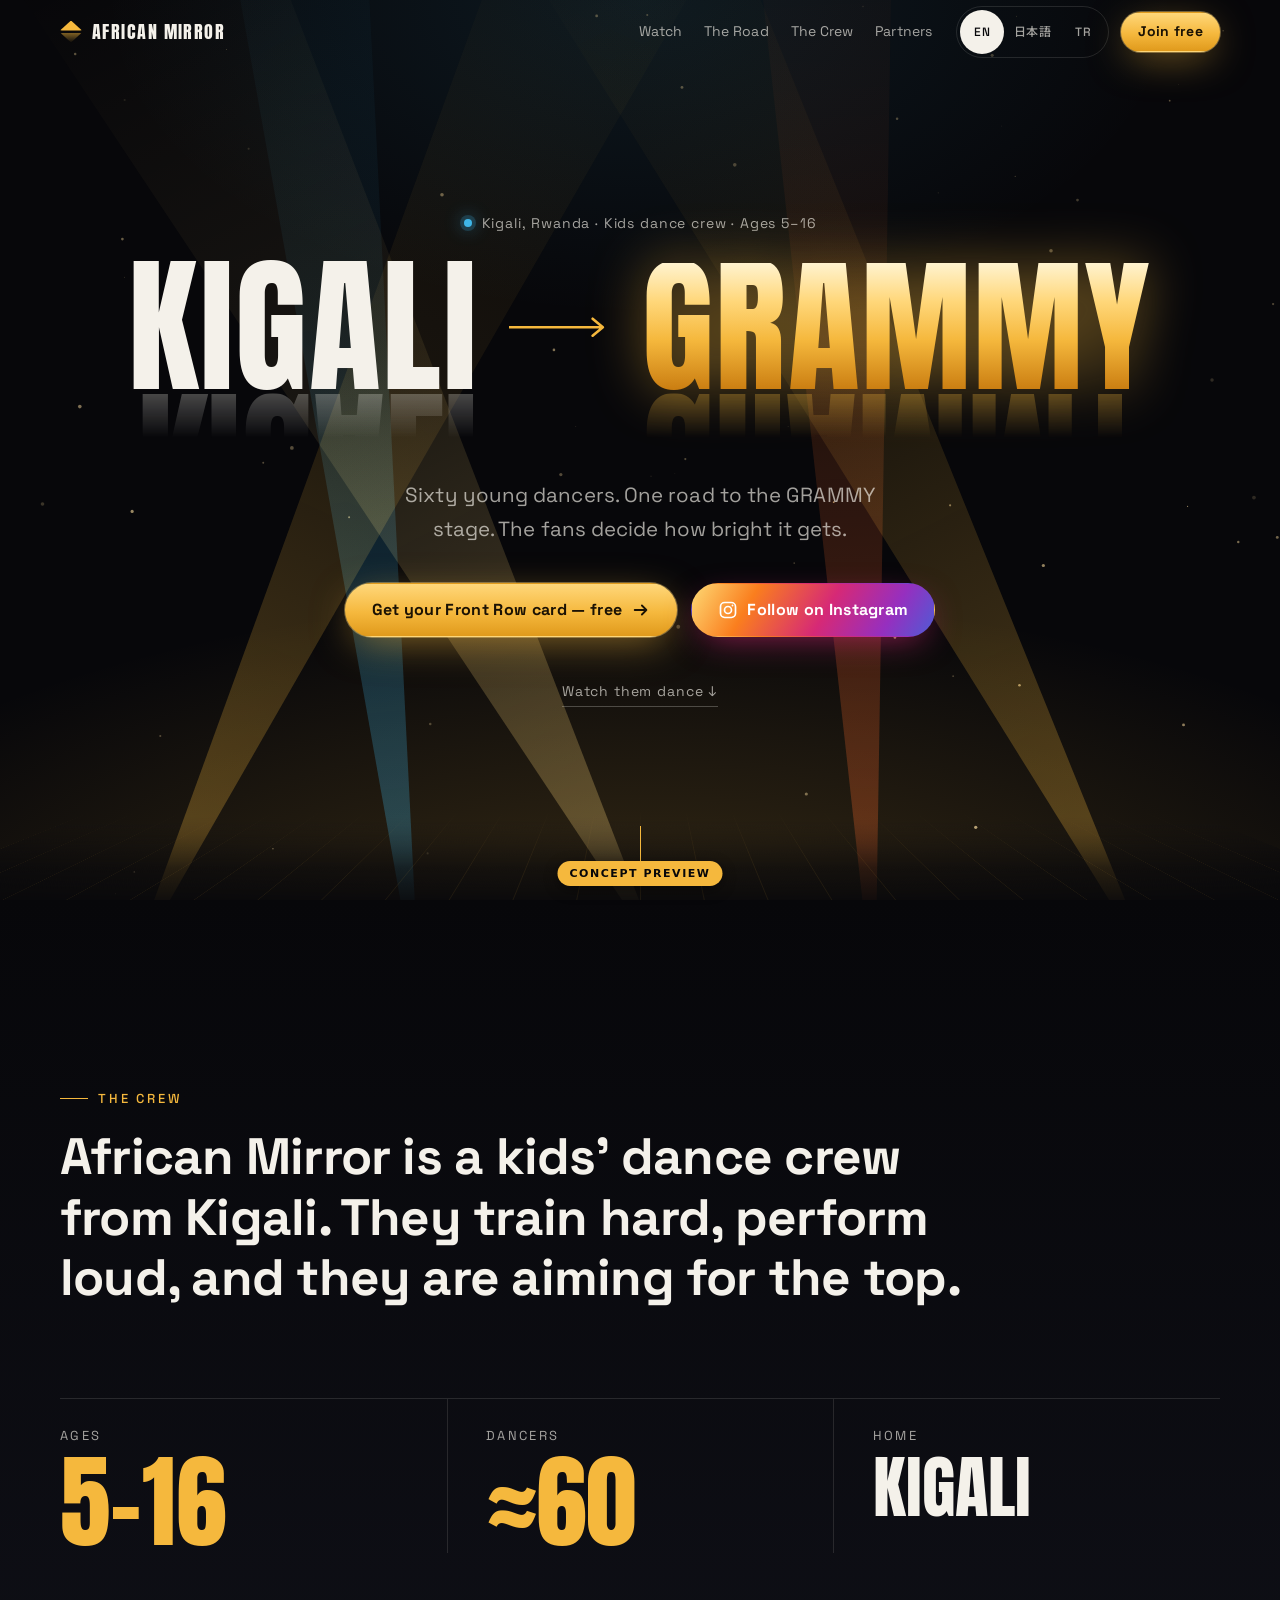
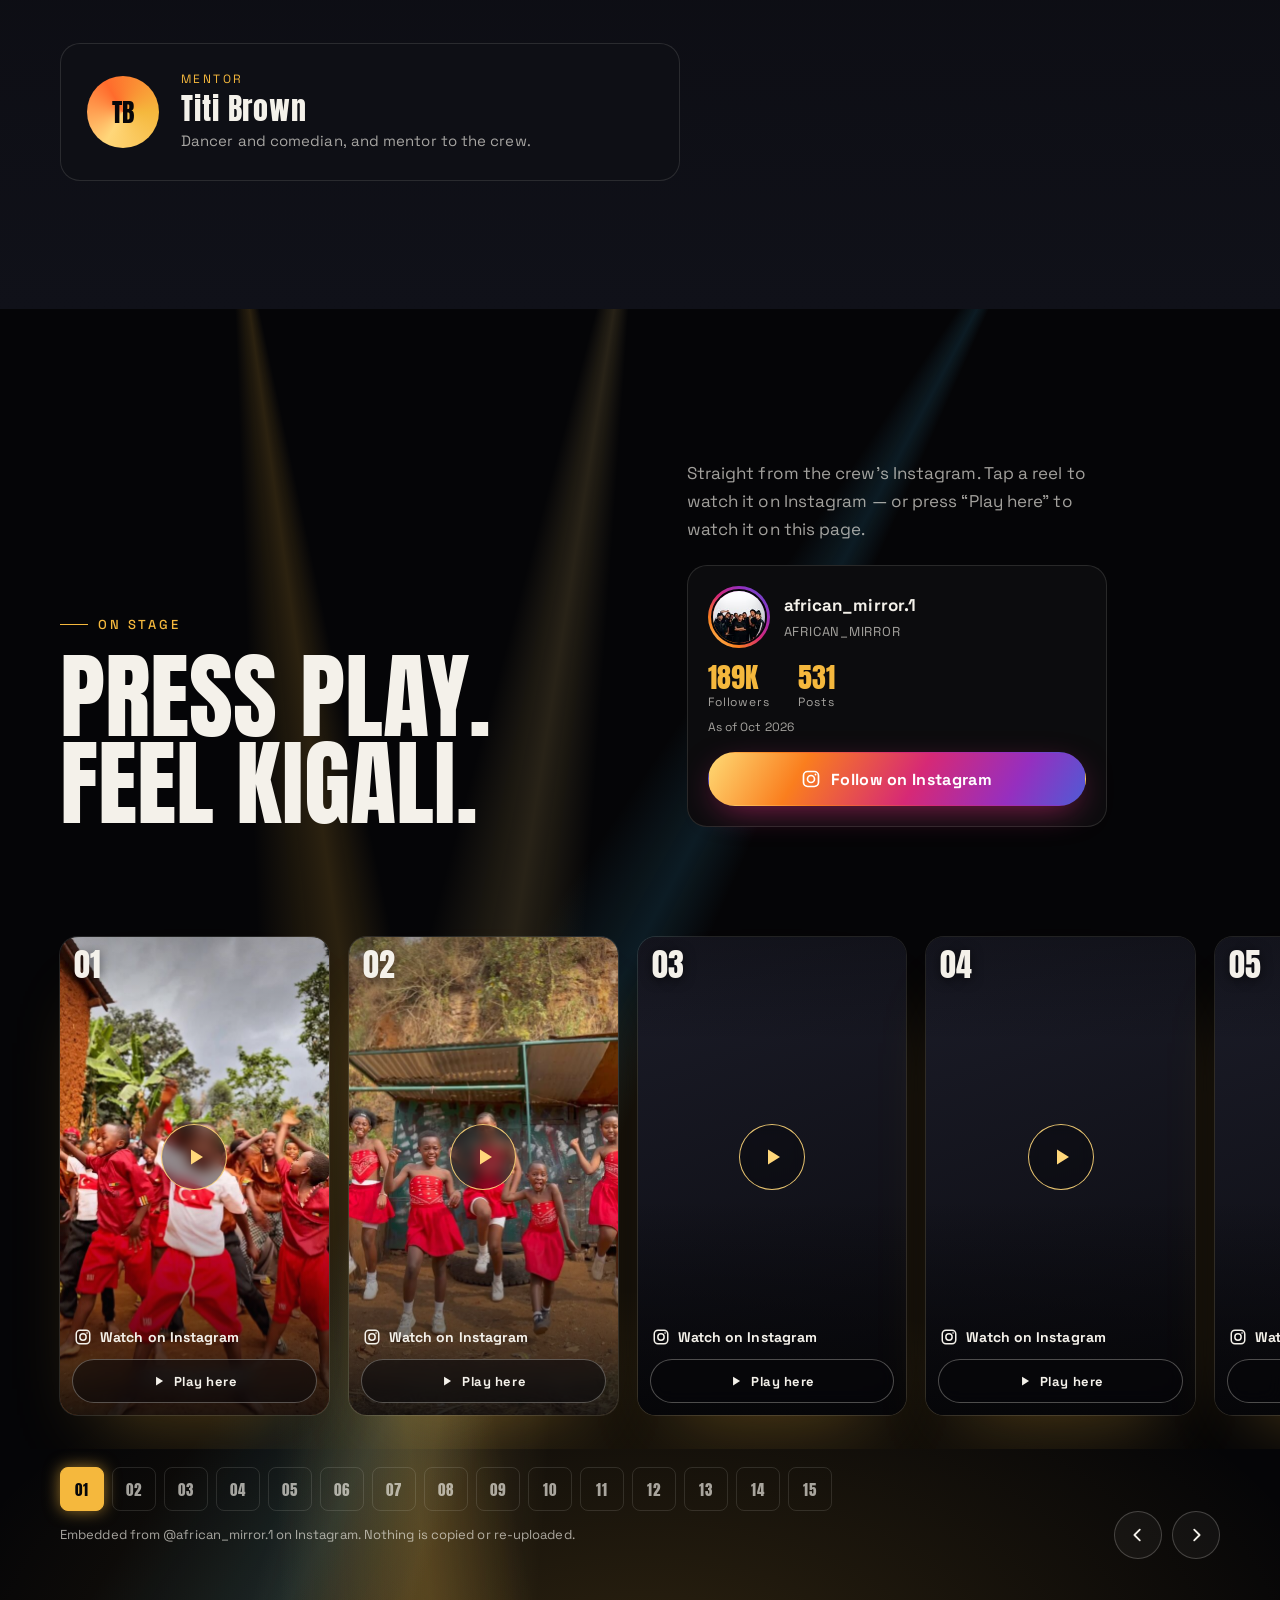
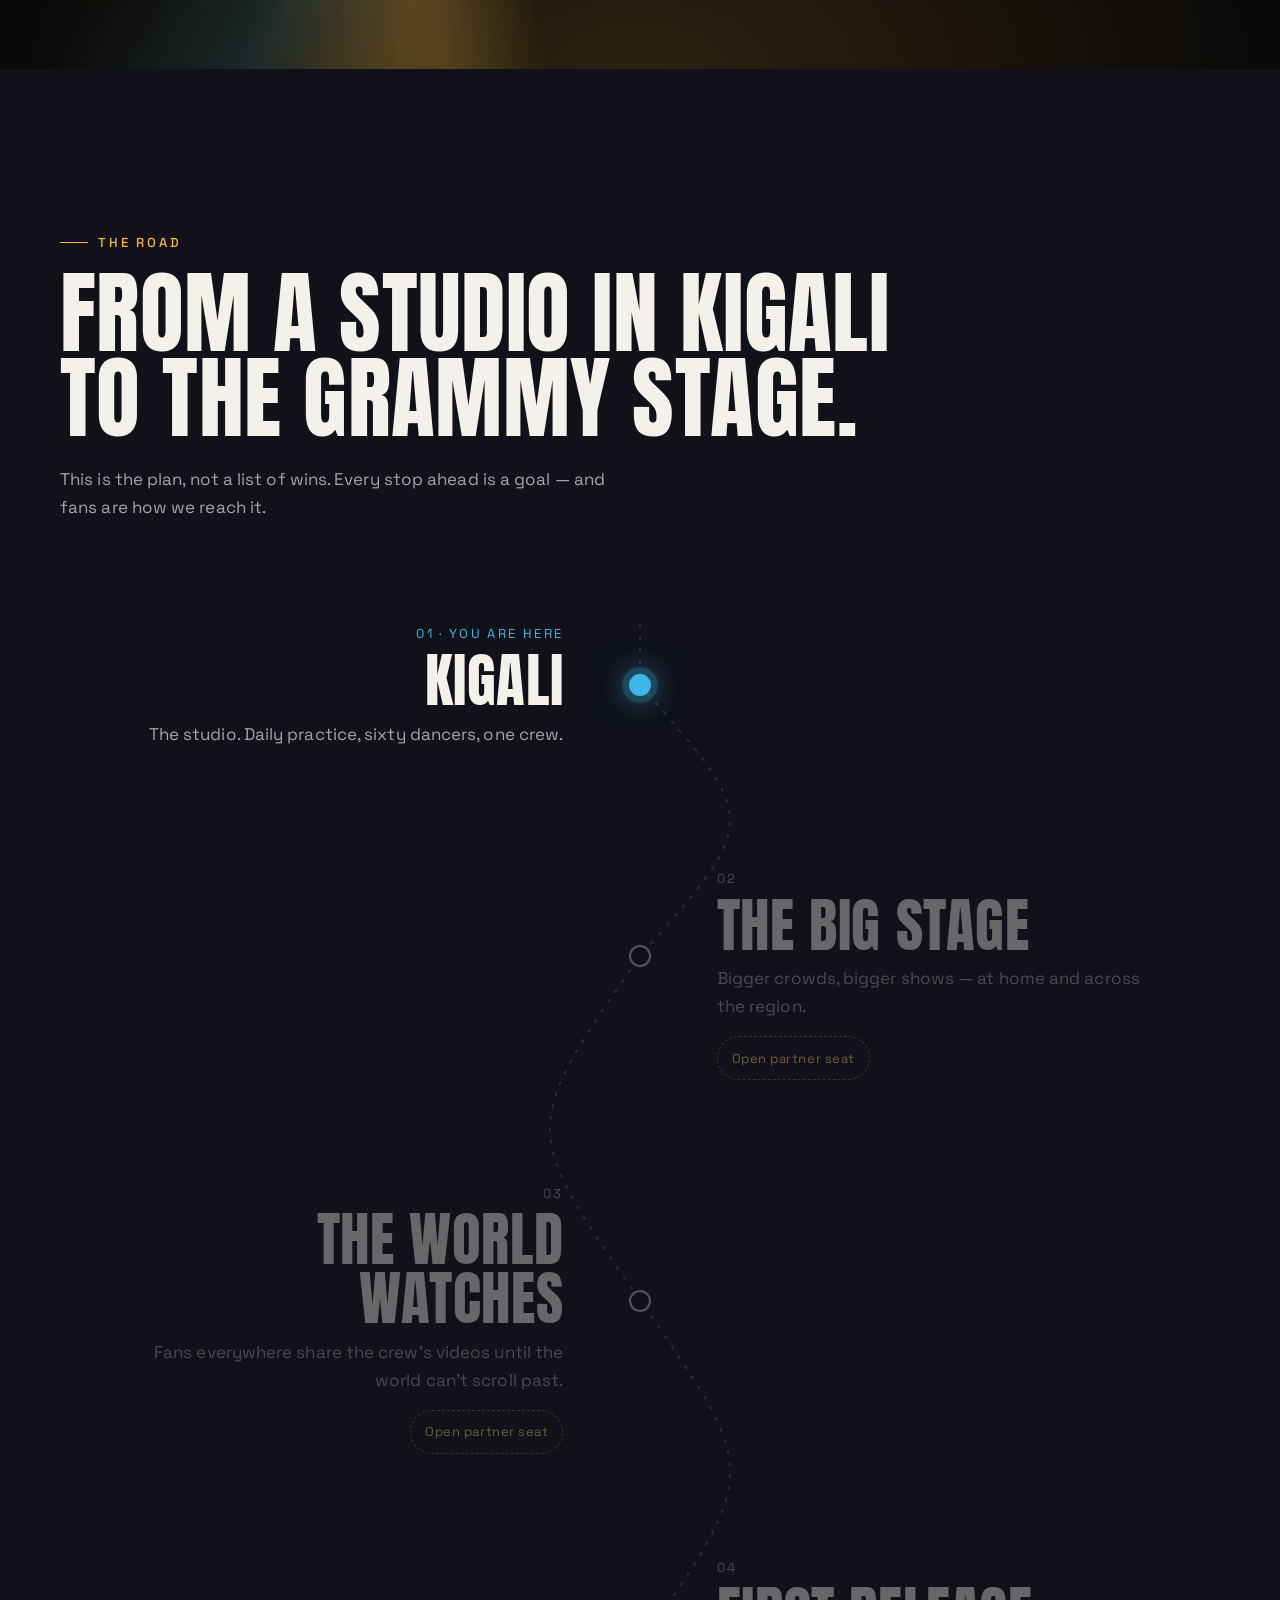
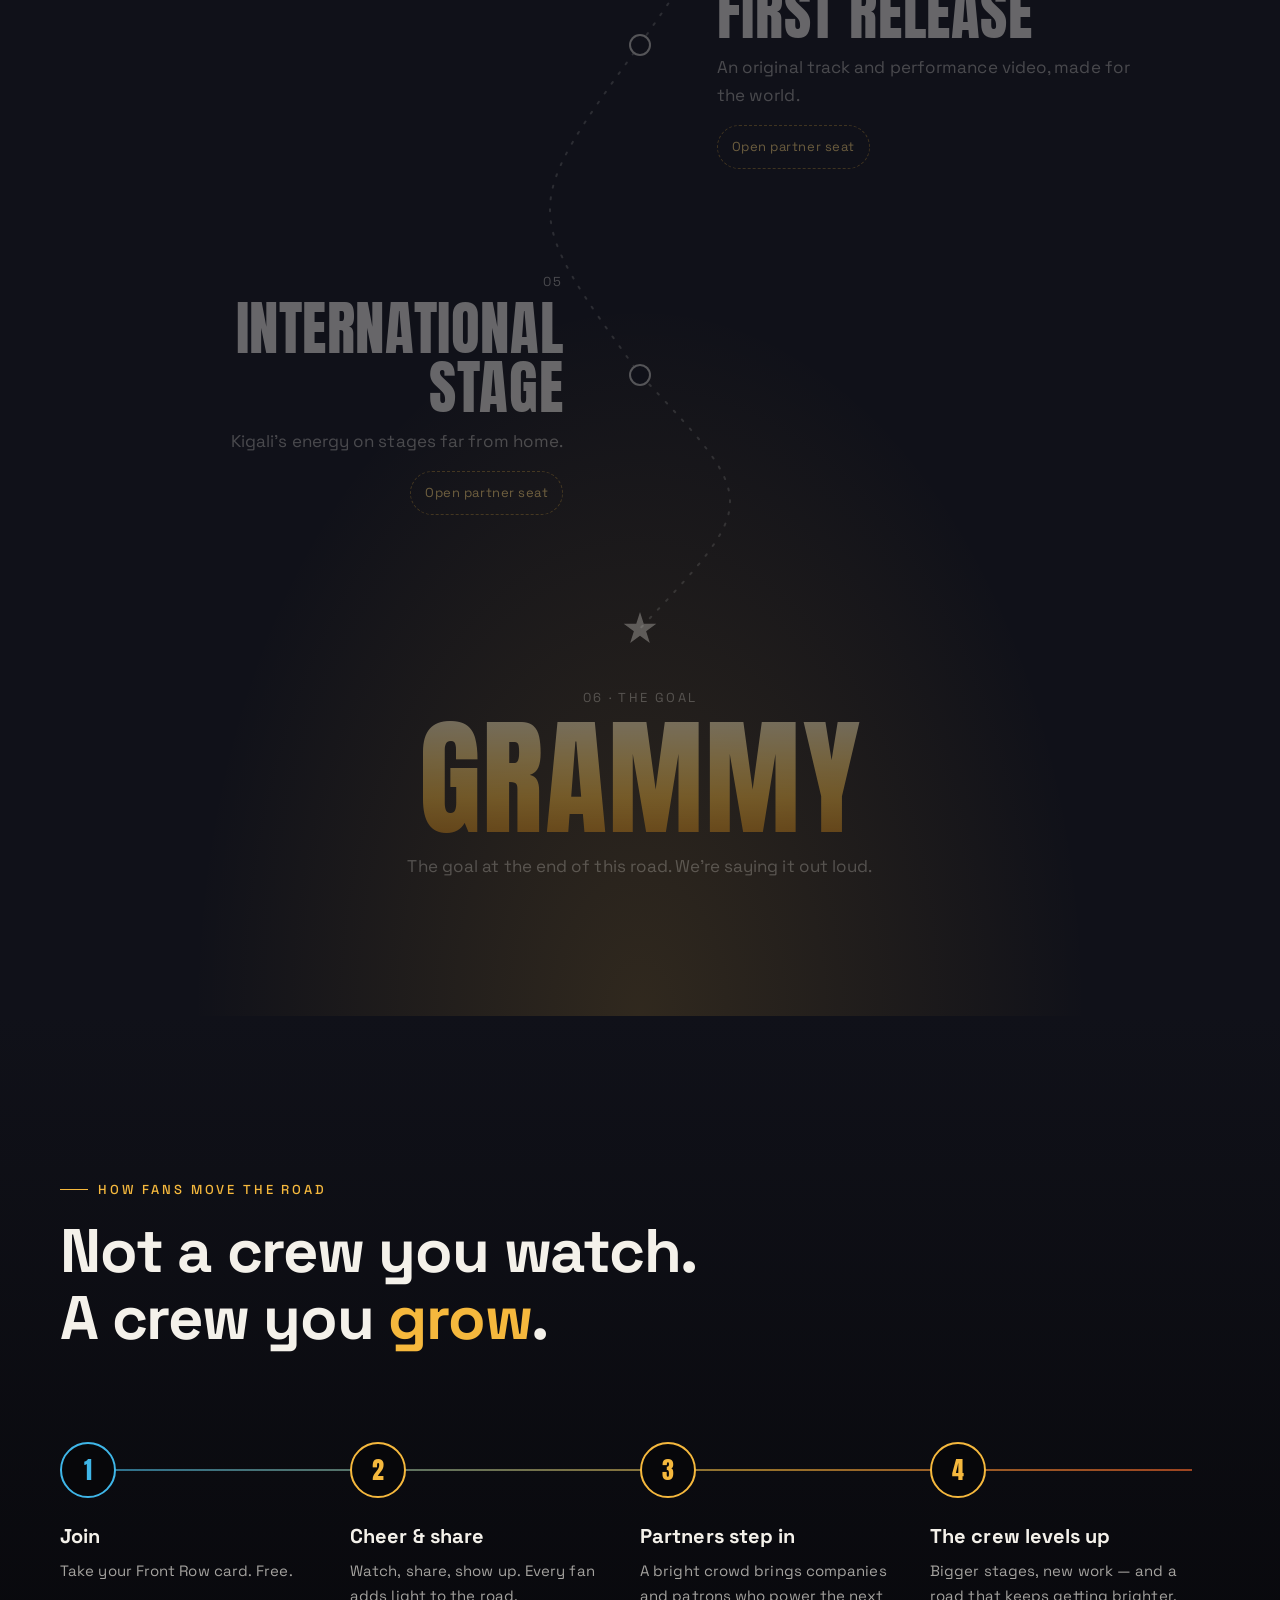
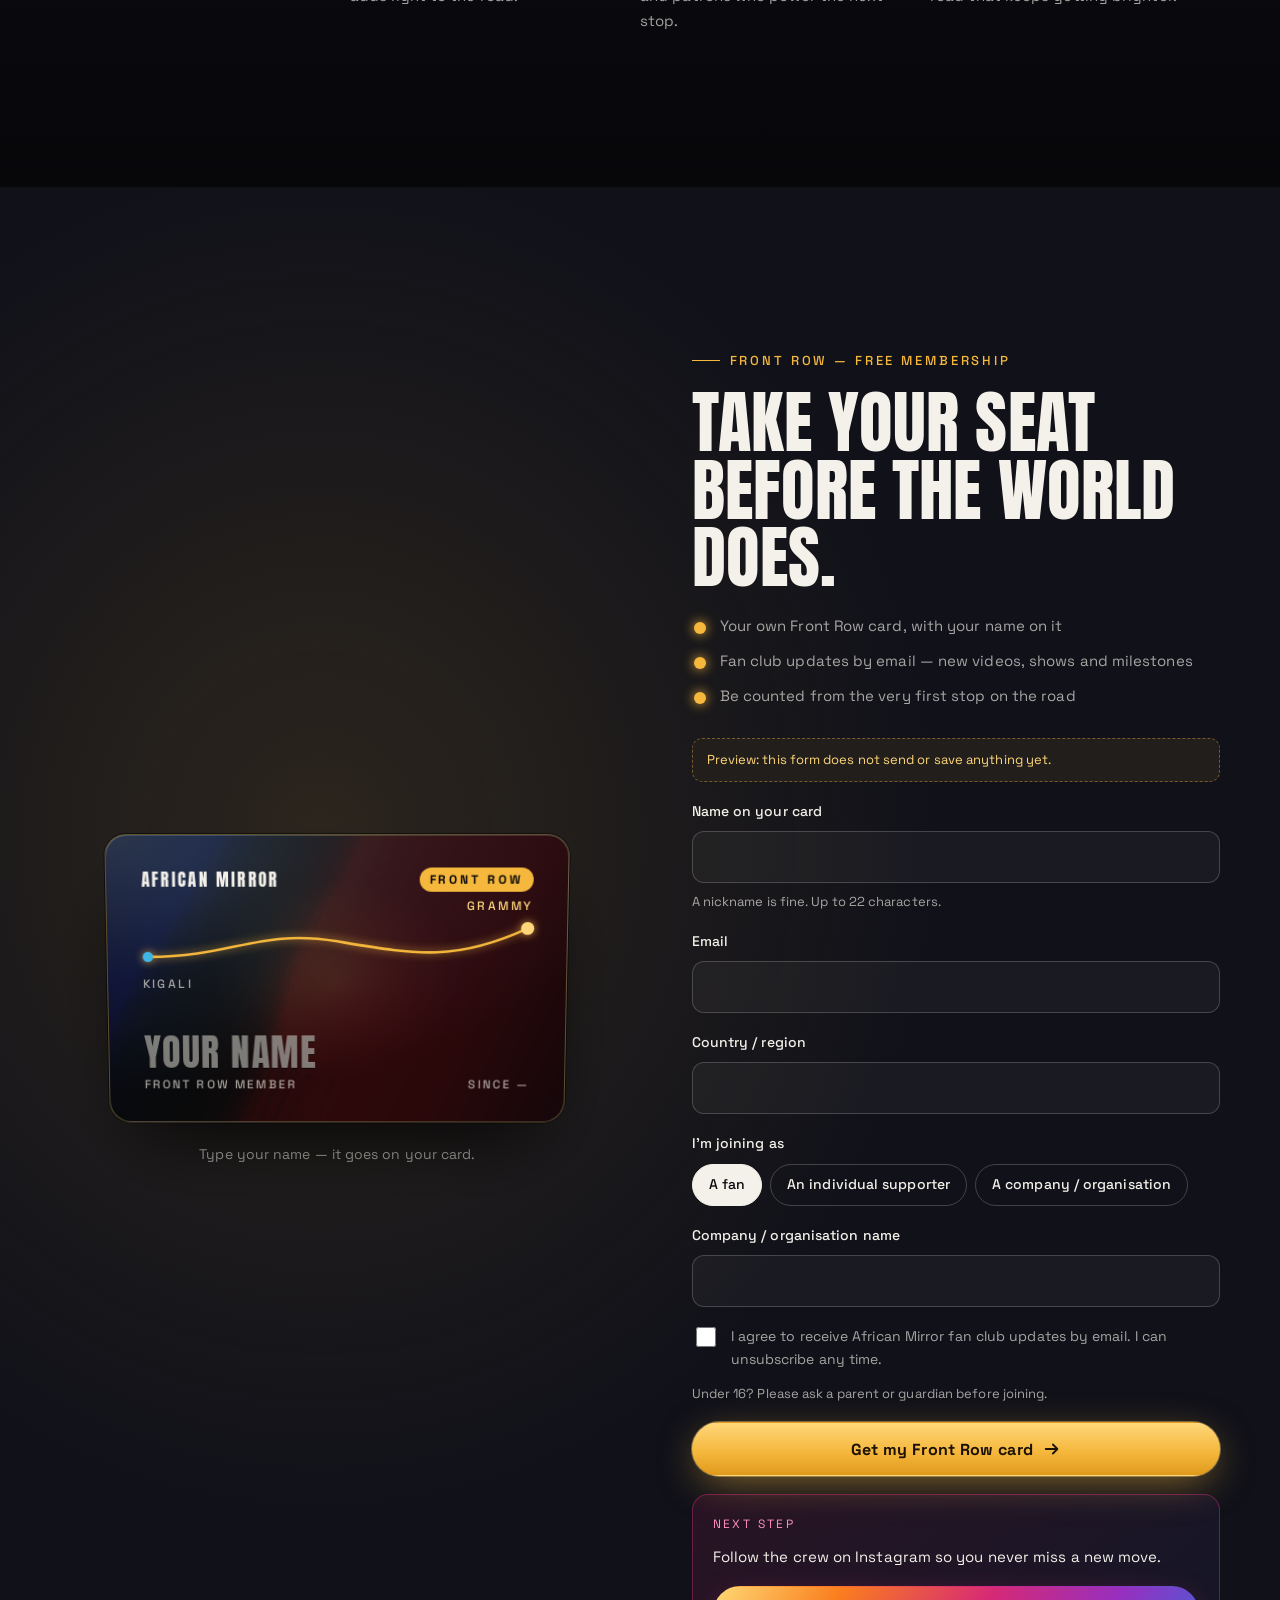
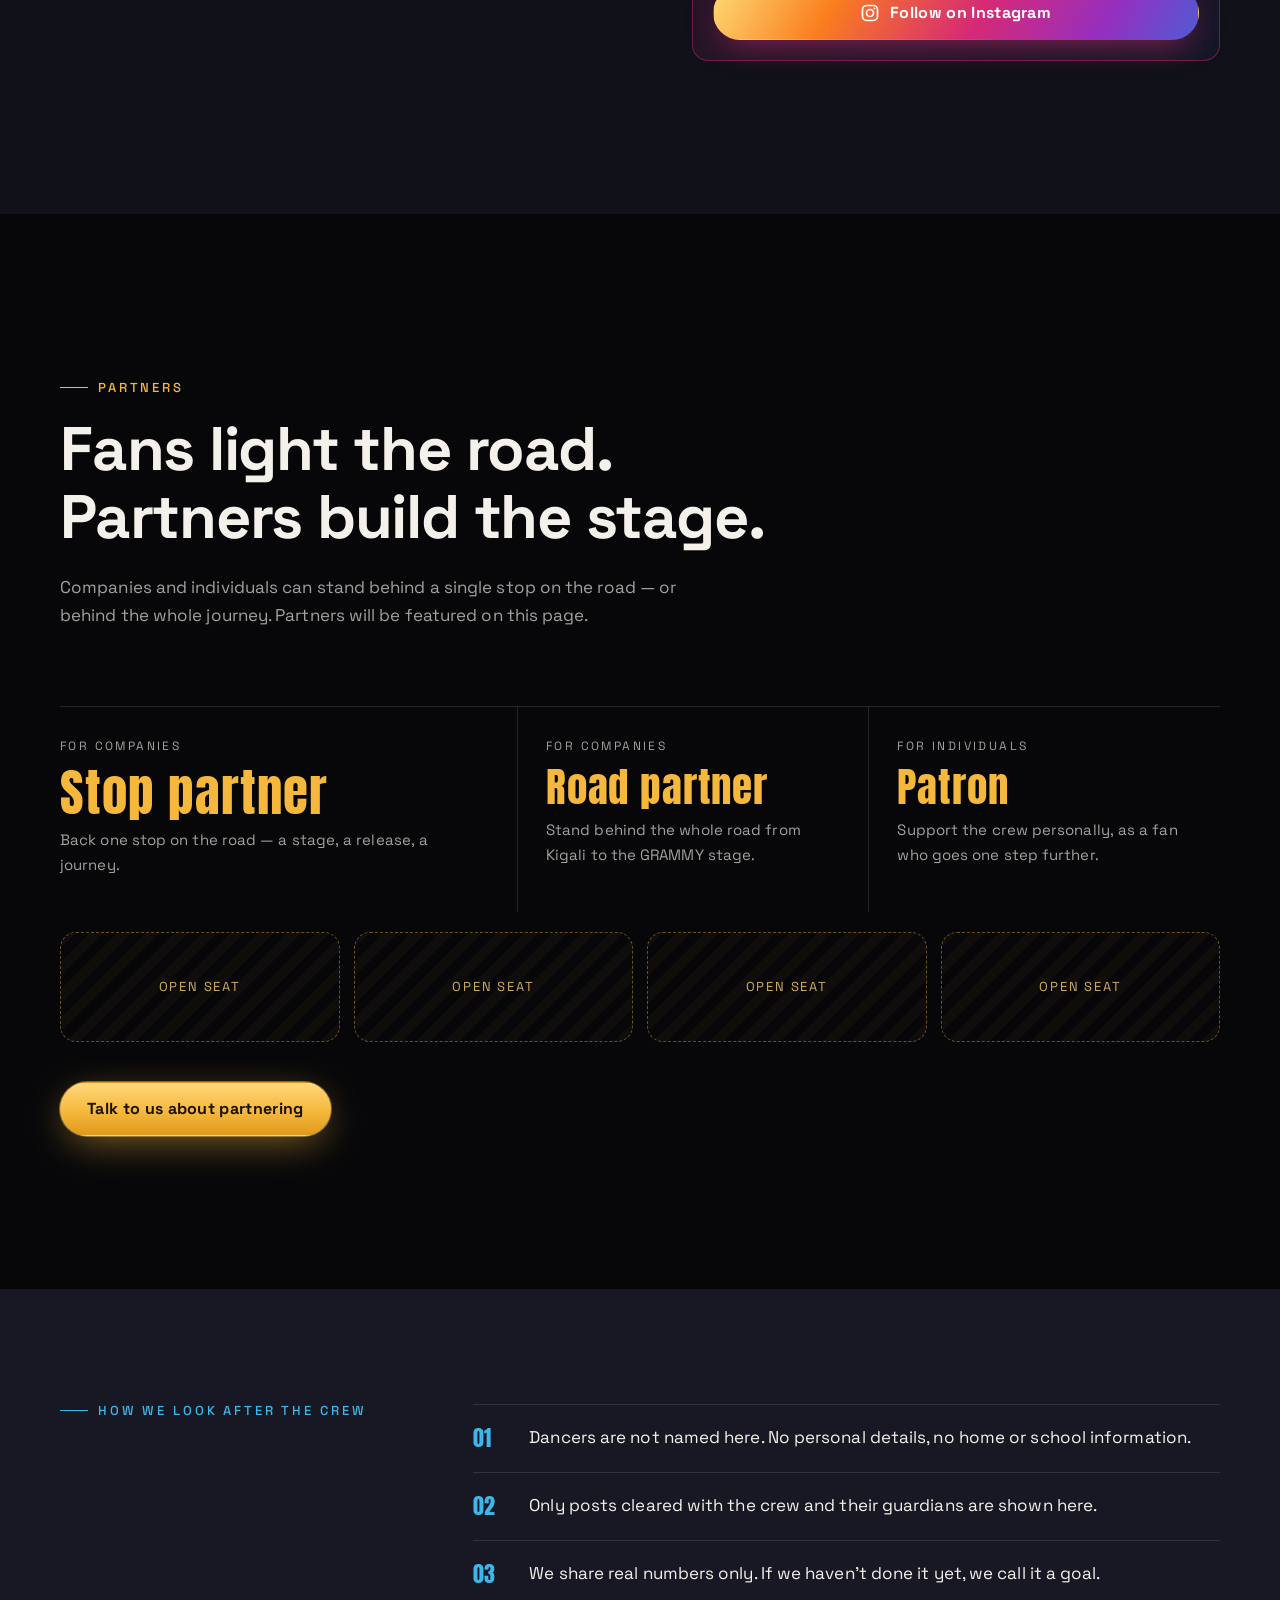
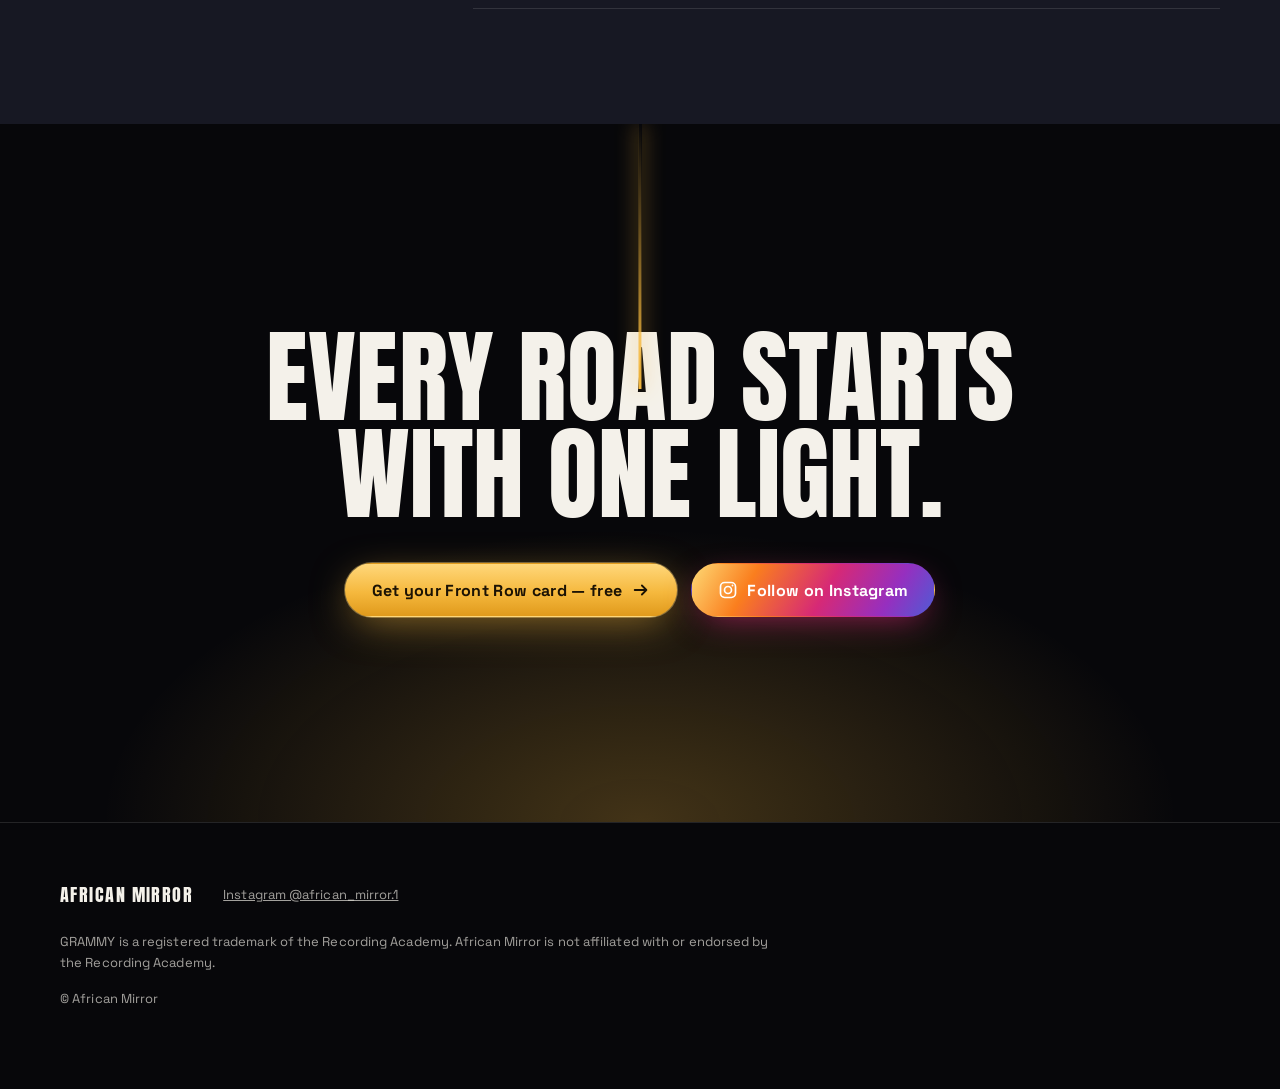
<file: african-mirror/index.html>
<!doctype html>
<html lang="en">
<head>
<meta name="robots" content="noindex, nofollow, noarchive">
<meta charset="utf-8">
<meta name="viewport" content="width=device-width, initial-scale=1, viewport-fit=cover">
<title>African Mirror — Kigali → GRAMMY | Front Row Fan Club</title>
<meta name="description" content="African Mirror is a kids' dance crew from Kigali, Rwanda — about 60 dancers aged 5 to 16. Join the Front Row fan club for free and help light the road to the GRAMMYs.">
<meta name="theme-color" content="#07070a">
<link rel="icon" type="image/svg+xml" href="data:image/svg+xml,%3Csvg xmlns='http://www.w3.org/2000/svg' viewBox='0 0 32 32'%3E%3Crect width='32' height='32' rx='7' fill='%2307070a'/%3E%3Cpath d='M5 15 16 4l11 11z' fill='%23f5b83d'/%3E%3Cpath d='M5 18h22L16 28z' fill='%23f5b83d' opacity='.45'/%3E%3C/svg%3E">
<link rel="preconnect" href="https://fonts.googleapis.com">
<link rel="preconnect" href="https://fonts.gstatic.com" crossorigin>
<link href="https://fonts.googleapis.com/css2?family=Anton&family=Oswald:wght@500&family=Noto+Sans+JP:wght@400;700;900&family=Space+Grotesk:wght@400;500;700&display=swap" rel="stylesheet">
<style>
/* African Mirror — Front Row. Night stadium, one gold road. */
:root {
  --ink: #07070a;
  --night: #101119;
  --night-2: #171823;
  --line: rgba(244, 241, 234, .12);
  --text: #f4f1ea;
  --mute: rgba(244, 241, 234, .66);
  --gold: #f5b83d;
  --gold-hi: #ffd77a;
  --ember: #ff6b2c;
  --sky: #3fb6e8;
  --display: "Anton", "Noto Sans JP", Impact, sans-serif;
  --ui: "Space Grotesk", "Noto Sans JP", system-ui, sans-serif;
  --wrap: min(1160px, 100% - 48px);
  --ease: cubic-bezier(.2, .7, .1, 1);
  --hdr-h: 64px;
}
html:lang(ja) { --ui: "Noto Sans JP", "Space Grotesk", system-ui, sans-serif; }
/* Turkish: Anton covers latin-ext (ç ğ ı İ ö ş ü); Oswald and Impact catch any missing glyph */
html:lang(tr) { --display: "Anton", "Oswald", Impact, "Arial Narrow Bold", "Arial Narrow", sans-serif; }
html:lang(tr) .road__title, html:lang(tr) .stage__title, html:lang(tr) .join__title, html:lang(tr) .final__title { line-height: 1.04; }
html:lang(tr) .road__title, html:lang(tr) .stage__title, html:lang(tr) .join__title, html:lang(tr) .final__title,
html:lang(tr) .engine__title, html:lang(tr) .partners__title, html:lang(tr) .crew__statement,
html:lang(tr) .stop__name, html:lang(tr) .lane__h, html:lang(tr) .engine__h { overflow-wrap: break-word; }

*, *::before, *::after { box-sizing: border-box; }
html { scroll-behavior: smooth; scroll-padding-top: calc(var(--hdr-h) + 16px); -webkit-text-size-adjust: 100%; }
body {
  margin: 0; background: var(--ink); color: var(--text);
  font: 400 17px/1.65 var(--ui); letter-spacing: .005em;
  -webkit-font-smoothing: antialiased; overflow-x: clip;
}
html:lang(ja) body { line-height: 1.85; letter-spacing: .02em; font-size: 16px; word-break: auto-phrase; line-break: strict; }
img, svg { display: block; }
a { color: inherit; }
:focus-visible { outline: 2px solid var(--gold); outline-offset: 3px; border-radius: 4px; }
.wrap { width: var(--wrap); margin-inline: auto; }

/* buttons */
.btn {
  --bg: transparent; display: inline-flex; align-items: center; justify-content: center; gap: .6em;
  min-height: 54px; padding: 0 26px; border-radius: 999px; border: 1px solid transparent;
  font: 700 16px/1.2 var(--ui); letter-spacing: .02em; text-decoration: none; cursor: pointer;
  background: var(--bg); color: var(--text);
  transition: transform .25s var(--ease), box-shadow .25s var(--ease), background .25s, color .25s, border-color .25s;
}
.btn__arw { width: 18px; height: 18px; fill: none; stroke: currentColor; stroke-width: 2; stroke-linecap: round; stroke-linejoin: round; transition: transform .25s var(--ease); }
.btn:hover .btn__arw { transform: translateX(3px); }
.btn--gold {
  --bg: linear-gradient(180deg, var(--gold-hi), var(--gold) 55%, #e09a1c);
  color: #1b1204; box-shadow: 0 0 0 1px rgba(255,215,122,.4), 0 10px 40px -8px rgba(245,184,61,.6);
}
.btn--gold:hover { transform: translateY(-2px); box-shadow: 0 0 0 1px rgba(255,215,122,.6), 0 16px 50px -8px rgba(245,184,61,.8); }
.btn--gold:active { transform: translateY(0); }
.btn--ghost { border-color: rgba(244,241,234,.28); }
.btn--ghost:hover { border-color: var(--gold); color: var(--gold-hi); }
.btn--sm { min-height: 40px; padding: 0 16px; font-size: 14px; }
.btn--block { width: 100%; }

/* header */
.hdr {
  position: fixed; inset: 0 0 auto 0; z-index: 50; height: var(--hdr-h);
  display: flex; align-items: center; gap: 24px; padding: 0 max(20px, calc((100% - 1160px) / 2));
  transition: background .3s, backdrop-filter .3s, border-color .3s; border-bottom: 1px solid transparent;
}
.hdr.is-solid { background: rgba(7,7,10,.78); backdrop-filter: blur(14px); -webkit-backdrop-filter: blur(14px); border-color: var(--line); }
.hdr__brand { display: flex; align-items: center; gap: 10px; text-decoration: none; }
.hdr__mark { position: relative; width: 22px; height: 22px; }
.hdr__mark i { position: absolute; left: 0; right: 0; height: 10px; border-radius: 2px; }
.hdr__mark i:first-child { top: 0; background: var(--gold); clip-path: polygon(0 100%, 50% 0, 100% 100%); }
.hdr__mark i:last-child { bottom: 0; background: linear-gradient(180deg, rgba(245,184,61,.5), transparent); clip-path: polygon(0 0, 50% 100%, 100% 0); }
.hdr__name { font: 400 18px/1 var(--display); letter-spacing: .08em; }
.hdr__nav { display: flex; gap: 22px; margin-left: auto; }
.hdr__nav a { text-decoration: none; font-size: 14px; color: var(--mute); transition: color .2s; }
.hdr__nav a:hover { color: var(--text); }
.hdr__right { display: flex; align-items: center; gap: 12px; }
.lang { display: flex; padding: 3px; border: 1px solid var(--line); border-radius: 999px; }
.lang button {
  min-width: 44px; min-height: 32px; padding: 0 10px; border: 0; border-radius: 999px; cursor: pointer;
  background: transparent; color: var(--mute); font: 500 12px/1 var(--ui); letter-spacing: .04em;
}
.lang button[aria-pressed="true"] { background: var(--text); color: var(--ink); }

/* eyebrow */
.eyebrow {
  display: inline-flex; align-items: center; gap: 10px; margin: 0 0 22px;
  font: 500 13px/1 var(--ui); letter-spacing: .22em; text-transform: uppercase; color: var(--gold);
}
.eyebrow::before { content: ""; width: 28px; height: 1px; background: currentColor; }
html:lang(ja) .eyebrow { letter-spacing: .14em; }

/* HERO */
.hero {
  position: relative; min-height: 100svh; display: grid; place-items: center; overflow: hidden;
  padding: calc(var(--hdr-h) + 40px) 0 90px; isolation: isolate;
  background:
    radial-gradient(120% 70% at 50% 108%, rgba(245,184,61,.22), transparent 60%),
    radial-gradient(60% 50% at 50% 0%, rgba(63,182,232,.10), transparent 70%),
    var(--ink);
}
.hero__beams { position: absolute; inset: 0; width: 100%; height: 100%; z-index: -1; }
.hero::after { /* stage floor */
  content: ""; position: absolute; left: -10%; right: -10%; bottom: -1px; height: 26%; z-index: -1;
  background: repeating-linear-gradient(90deg, rgba(245,184,61,.08) 0 1px, transparent 1px 64px), linear-gradient(180deg, transparent, rgba(7,7,10,.9));
  transform: perspective(500px) rotateX(58deg); transform-origin: bottom;
  mask-image: linear-gradient(180deg, transparent, #000 70%);
}
.hero__inner { width: var(--wrap); text-align: center; }
.hero__kicker { display: inline-flex; align-items: center; gap: 10px; margin: 0 0 28px; font-size: 14px; color: var(--mute); letter-spacing: .06em; }
.dot { width: 8px; height: 8px; border-radius: 50%; }
.dot--sky { background: var(--sky); box-shadow: 0 0 0 4px rgba(63,182,232,.2), 0 0 18px var(--sky); animation: pulse 2.4s infinite; }
@keyframes pulse { 50% { box-shadow: 0 0 0 9px rgba(63,182,232,0), 0 0 18px var(--sky); } }
.hero__title {
  margin: 0; display: flex; align-items: center; justify-content: center; gap: clamp(12px, 2.4vw, 32px);
  font: 400 clamp(64px, 11.6vw, 184px)/.86 var(--display); letter-spacing: .01em; text-transform: uppercase;
}
.hero__from { color: var(--text); }
.hero__to {
  background: linear-gradient(180deg, #fff3cf 0%, var(--gold-hi) 30%, var(--gold) 60%, #c97c10 100%);
  -webkit-background-clip: text; background-clip: text; color: transparent;
  filter: drop-shadow(0 0 28px rgba(245,184,61,.45));
}
.hero__arrow svg { width: clamp(56px, 8vw, 120px); height: auto; fill: none; stroke: var(--gold); stroke-width: 3; stroke-linecap: round; stroke-linejoin: round; stroke-dasharray: 160; stroke-dashoffset: 160; animation: draw 1.2s .5s var(--ease) forwards; }
@keyframes draw { to { stroke-dashoffset: 0; } }
.hero__mirror { /* the mirror reflection */
  display: flex; justify-content: center; gap: clamp(12px, 2.4vw, 32px); margin-top: 2px; height: clamp(26px, 4.4vw, 70px); overflow: hidden;
  font: 400 clamp(64px, 11.6vw, 184px)/.86 var(--display); color: rgba(244,241,234,.5);
  transform: scaleY(-1); mask-image: linear-gradient(0deg, rgba(0,0,0,.55), transparent 80%); -webkit-mask-image: linear-gradient(0deg, rgba(0,0,0,.55), transparent 80%);
  user-select: none; pointer-events: none; align-items: flex-end;
}
.hero__mirror span:last-child { color: rgba(245,184,61,.55); }
.hero__arrow--ghost { visibility: hidden; }
.hero__lead { max-width: 640px; margin: 30px auto 0; font-size: clamp(17px, 1.6vw, 21px); color: var(--mute); text-wrap: balance; }
.hero__ctas { display: flex; flex-wrap: wrap; justify-content: center; gap: 14px; margin-top: 36px; }
.hero__scroll { position: absolute; bottom: 26px; left: 50%; width: 1px; height: 48px; background: var(--line); overflow: hidden; }
.hero__scroll span { position: absolute; inset: 0; background: var(--gold); animation: drip 2s infinite var(--ease); transform-origin: top; }
@keyframes drip { 0% { transform: scaleY(0); } 50% { transform: scaleY(1); transform-origin: top; } 51% { transform-origin: bottom; } 100% { transform: scaleY(0); transform-origin: bottom; } }

/* reveal */
.rv { opacity: 0; transform: translateY(24px); transition: opacity .9s var(--ease), transform .9s var(--ease); }
.rv.in { opacity: 1; transform: none; }

/* CREW */
.crew { padding: clamp(100px, 14vw, 180px) 0 clamp(80px, 10vw, 140px); background: linear-gradient(180deg, var(--ink), var(--night)); }
.crew__statement { max-width: 980px; margin: 0; font: 700 clamp(28px, 4vw, 54px)/1.18 var(--ui); letter-spacing: -.015em; text-wrap: balance; }
html:lang(ja) .crew__statement { font-weight: 900; line-height: 1.45; letter-spacing: 0; font-size: clamp(24px, 3.4vw, 44px); }
.crew__facts { display: grid; grid-template-columns: repeat(3, 1fr); margin: clamp(56px, 7vw, 96px) 0 0; border-top: 1px solid var(--line); }
.crew__facts > div { padding: 26px 0 0; }
.crew__facts > div + div { padding-left: clamp(16px, 3vw, 40px); border-left: 1px solid var(--line); }
.crew__facts dt { font-size: 13px; letter-spacing: .18em; text-transform: uppercase; color: var(--mute); }
.crew__facts dd { margin: 10px 0 0; }
.num { font: 400 clamp(52px, 8vw, 120px)/.9 var(--display); color: var(--gold); }
.num--word { color: var(--text); font-size: clamp(36px, 5.4vw, 84px); }
html:lang(ja) .crew__facts .num:not(.num--word) { font-family: var(--display); }
.mentor { display: flex; gap: 22px; align-items: center; margin-top: clamp(56px, 7vw, 90px); padding: 26px; max-width: 620px; border: 1px solid var(--line); border-radius: 20px; background: rgba(255,255,255,.02); }
.mentor__badge { flex: none; width: 72px; height: 72px; border-radius: 50%; display: grid; place-items: center; font: 400 26px/1 var(--display); color: var(--ink); background: conic-gradient(from 210deg, var(--gold-hi), var(--ember), var(--gold), var(--gold-hi)); }
.mentor__role { margin: 0; font-size: 12px; letter-spacing: .2em; text-transform: uppercase; color: var(--gold); }
.mentor__name { margin: 2px 0 4px; font: 400 30px/1.1 var(--display); letter-spacing: .03em; }
.mentor__desc { margin: 0; color: var(--mute); font-size: 15px; }

/* ROAD */
.road { position: relative; padding: clamp(90px, 12vw, 160px) 0 clamp(90px, 12vw, 160px); background: var(--night); overflow: hidden; }
.road::before { content: ""; position: absolute; inset: 0; background: radial-gradient(50% 40% at 50% 100%, rgba(245,184,61,.14), transparent 70%); pointer-events: none; }
.road__head { position: relative; }
.road__title { margin: 0; font: 400 clamp(44px, 7vw, 104px)/.95 var(--display); text-transform: uppercase; letter-spacing: .005em; }
html:lang(ja) .road__title { font: 900 clamp(32px, 5.2vw, 68px)/1.25 var(--ui); text-transform: none; }
.road__note { max-width: 560px; margin: 24px 0 0; color: var(--mute); }
.road__track { position: relative; width: var(--wrap); margin: clamp(60px, 8vw, 110px) auto 0; }
.road__stops { position: relative; list-style: none; margin: 0; padding: 0; display: grid; gap: clamp(56px, 8vw, 110px); }
.road__line { position: absolute; inset: 0; width: 100%; height: 100%; overflow: visible; pointer-events: none; }
.road__base { fill: none; stroke: rgba(244,241,234,.12); stroke-width: 2; stroke-dasharray: 2 10; stroke-linecap: round; }
.road__lit { fill: none; stroke: var(--gold); stroke-width: 3; stroke-linecap: round; filter: drop-shadow(0 0 6px rgba(245,184,61,.9)) drop-shadow(0 0 18px rgba(245,184,61,.5)); }
.stop { position: relative; display: grid; grid-template-columns: 1fr 1fr; align-items: center; }
.stop__node {
  position: absolute; left: 50%; top: 50%; width: 22px; height: 22px; margin: -11px 0 0 -11px; border-radius: 50%;
  background: var(--night); border: 2px solid rgba(244,241,234,.3); transition: all .5s var(--ease); z-index: 1;
}
.stop.is-lit .stop__node { border-color: var(--gold-hi); background: var(--gold); box-shadow: 0 0 0 6px rgba(245,184,61,.18), 0 0 30px rgba(245,184,61,.9); }
.stop.is-now .stop__node { border-color: var(--sky); background: var(--sky); box-shadow: 0 0 0 7px rgba(63,182,232,.2), 0 0 30px var(--sky); }
.stop__card {
  grid-column: 1; justify-self: end; width: min(440px, 100%); margin-right: clamp(40px, 6vw, 80px); text-align: right;
  opacity: .38; transform: translateY(18px); transition: opacity .7s var(--ease), transform .7s var(--ease);
}
.stop:nth-child(even) .stop__card { grid-column: 2; justify-self: start; margin: 0 0 0 clamp(40px, 6vw, 80px); text-align: left; }
.stop.is-lit .stop__card, .stop.is-now .stop__card { opacity: 1; transform: none; }
.stop__no { margin: 0 0 6px; font-size: 13px; letter-spacing: .18em; text-transform: uppercase; color: var(--mute); }
.stop.is-now .stop__no { color: var(--sky); }
.stop__name { margin: 0; font: 400 clamp(34px, 4.6vw, 64px)/1 var(--display); letter-spacing: .01em; }
.stop__text { margin: 10px 0 0; color: var(--mute); }
.stop__seat {
  display: inline-flex; margin-top: 16px; padding: 7px 14px; border: 1px dashed rgba(245,184,61,.55); border-radius: 999px;
  font-size: 13px; color: var(--gold-hi); text-decoration: none; letter-spacing: .04em; transition: background .2s;
}
.stop__seat:hover { background: rgba(245,184,61,.12); }
.stop--goal { grid-template-columns: 1fr; padding-top: 30px; }
.stop--goal .stop__card, .stop--goal:nth-child(even) .stop__card { grid-column: 1; justify-self: center; text-align: center; margin: 0; padding-top: 40px; width: min(640px, 100%); }
.stop--goal .stop__node { top: 30px; }
.stop--goal .stop__name {
  font-size: clamp(64px, 10vw, 150px);
  background: linear-gradient(180deg, #fff3cf, var(--gold-hi) 35%, var(--gold) 65%, #c97c10); -webkit-background-clip: text; background-clip: text; color: transparent;
}
.stop--goal .stop__node { width: 34px; height: 34px; margin: -17px 0 0 -17px; clip-path: polygon(50% 0, 61% 35%, 98% 35%, 68% 57%, 79% 91%, 50% 70%, 21% 91%, 32% 57%, 2% 35%, 39% 35%); border-radius: 0; border: 0; background: rgba(244,241,234,.3); }
.stop--goal.is-lit .stop__node { background: var(--gold-hi); box-shadow: none; filter: drop-shadow(0 0 14px var(--gold)); }

/* ENGINE */
.engine { padding: clamp(90px, 12vw, 160px) 0; background: linear-gradient(180deg, var(--night), var(--ink)); }
.engine__title { margin: 0; font: 700 clamp(32px, 4.8vw, 64px)/1.1 var(--ui); letter-spacing: -.02em; }
html:lang(ja) .engine__title { font-weight: 900; letter-spacing: 0; line-height: 1.4; font-size: clamp(28px, 4vw, 52px); }
.engine__title em { font-style: normal; color: var(--gold); }
.engine__flow { position: relative; display: grid; grid-template-columns: repeat(4, 1fr); gap: 0; margin-top: clamp(50px, 7vw, 90px); counter-reset: s; }
.engine__flow::before { content: ""; position: absolute; top: 27px; left: 28px; right: 28px; height: 2px; background: linear-gradient(90deg, var(--sky), var(--gold) 60%, var(--ember)); opacity: .6; }
.engine__step { position: relative; padding-right: 22px; }
.engine__n { position: relative; display: grid; place-items: center; width: 56px; height: 56px; border-radius: 50%; background: var(--ink); border: 2px solid var(--gold); font: 400 24px/1 var(--display); color: var(--gold); }
.engine__step:first-child .engine__n { border-color: var(--sky); color: var(--sky); }
.engine__h { margin: 22px 0 6px; font-weight: 700; font-size: 20px; }
.engine__step p:last-child { margin: 0; color: var(--mute); font-size: 15px; }

/* STAGE (Instagram gallery) */
.stage { position: relative; padding: clamp(90px, 12vw, 150px) 0 clamp(70px, 9vw, 110px); background: #050507; overflow: hidden; isolation: isolate; }
.stage__lights { position: absolute; inset: 0; z-index: -1; pointer-events: none;
  background:
    conic-gradient(from 160deg at 18% -10%, transparent 0 8deg, rgba(245,184,61,.16) 12deg, transparent 18deg 360deg),
    conic-gradient(from 178deg at 50% -12%, transparent 0 6deg, rgba(255,215,122,.14) 11deg, transparent 17deg 360deg),
    conic-gradient(from 196deg at 82% -10%, transparent 0 8deg, rgba(63,182,232,.13) 12deg, transparent 18deg 360deg),
    radial-gradient(80% 40% at 50% 100%, rgba(245,184,61,.16), transparent 70%);
}
.stage__head { display: grid; grid-template-columns: 1.1fr 1fr; gap: 40px; align-items: end; }
.stage__title { margin: 0; font: 400 clamp(52px, 7.4vw, 112px)/.92 var(--display); text-transform: uppercase; }
html:lang(ja) .stage__title { font: 900 clamp(32px, 4.6vw, 60px)/1.3 var(--ui); }
.stage__text { margin: 0 0 22px; color: var(--mute); max-width: 440px; }
.stage__rail {
  display: grid; grid-auto-flow: column; grid-auto-columns: clamp(220px, 21vw, 290px); gap: 20px; align-items: start;
  margin-top: clamp(44px, 6vw, 70px); padding: 40px max(24px, calc((100% - 1160px) / 2)) 34px;
  overflow-x: auto; scroll-snap-type: x mandatory; scroll-padding-inline: max(24px, calc((100% - 1160px) / 2));
  scrollbar-width: none; -webkit-overflow-scrolling: touch; overscroll-behavior-x: contain;
}
.stage__rail::-webkit-scrollbar { display: none; }
.reel {
  position: relative; margin: 0; width: 100%; aspect-ratio: 9 / 16; border-radius: 18px; overflow: hidden; scroll-snap-align: start;
  background: linear-gradient(160deg, #1b1c28, #0b0b10); box-shadow: 0 0 0 1px var(--line), 0 40px 80px -40px rgba(245,184,61,.35);
}
.reel__link { position: absolute; inset: 0; display: block; color: var(--text); text-decoration: none; }
.reel__link img { position: absolute; inset: 0; width: 100%; height: 100%; object-fit: cover; transition: transform .8s var(--ease); }
.reel__link::after { content: ""; position: absolute; inset: 0; background: linear-gradient(180deg, rgba(5,5,7,.35) 0%, transparent 22%, transparent 55%, rgba(5,5,7,.88) 100%); }
.reel__link:hover img { transform: scale(1.05); }
.reel__play {
  position: absolute; z-index: 1; left: 50%; top: 46%; width: 66px; height: 66px; margin: -33px 0 0 -33px; border-radius: 50%;
  display: grid; place-items: center; background: rgba(7,7,10,.4); border: 1.5px solid rgba(255,215,122,.9);
  -webkit-backdrop-filter: blur(6px); backdrop-filter: blur(6px); transition: transform .35s var(--ease), background .35s;
}
.reel__play svg { width: 24px; height: 24px; margin-left: 3px; fill: var(--gold-hi); }
.reel__link:hover .reel__play, .reel__link:focus-visible .reel__play { transform: scale(1.1); background: var(--gold); }
.reel__link:hover .reel__play svg, .reel__link:focus-visible .reel__play svg { fill: var(--ink); }
.reel__no { position: absolute; z-index: 1; left: 14px; top: 12px; font: 400 32px/1 var(--display); text-shadow: 0 2px 12px rgba(0,0,0,.6); }
.reel__cta { position: absolute; z-index: 1; left: 14px; right: 14px; bottom: 62px; display: flex; align-items: center; gap: 8px; font-size: 14px; font-weight: 700; }
.reel__cta .ig { width: 18px; height: 18px; }
.reel__here {
  position: absolute; z-index: 2; left: 12px; right: 12px; bottom: 12px; height: 40px; border-radius: 999px; cursor: pointer;
  display: flex; align-items: center; justify-content: center; gap: 8px; font: 700 13px/1 var(--ui); letter-spacing: .04em; color: var(--text);
  background: rgba(7,7,10,.55); border: 1px solid rgba(244,241,234,.3); -webkit-backdrop-filter: blur(8px); backdrop-filter: blur(8px); transition: background .2s, border-color .2s;
}
.reel__here svg { width: 14px; height: 14px; fill: currentColor; }
.reel__here:hover { border-color: var(--gold); background: rgba(245,184,61,.2); }
.reel.is-blocked .reel__here { display: none; }
.reel.is-blocked .reel__cta { bottom: 16px; }
.reel__embed { position: absolute; inset: 0; z-index: 3; display: none; overflow-y: auto; padding-top: 44px; background: #0b0b10; }
.reel.is-playing .reel__embed { display: block; }
.reel__embed iframe { display: block; width: 100%; height: 100%; border: 0; background: #fff; }
.reel__back {
  position: absolute; z-index: 4; right: 8px; top: 6px; height: 32px; padding: 0 12px; border-radius: 999px; cursor: pointer;
  font: 700 12px/1 var(--ui); color: var(--text); background: rgba(7,7,10,.75); border: 1px solid rgba(244,241,234,.3);
}
/* Instagram profile card */
.igp { display: grid; gap: 14px; padding: 20px; border-radius: 20px; border: 1px solid var(--line); background: rgba(255,255,255,.03); max-width: 420px; }
.igp__id { display: flex; align-items: center; gap: 14px; text-decoration: none; color: var(--text); }
.igp__ring { flex: none; width: 62px; height: 62px; border-radius: 50%; padding: 3px; background: linear-gradient(45deg, #feda75, #fa7e1e, #d62976, #962fbf, #4f5bd5); }
.igp__ring img { display: block; width: 100%; height: 100%; border-radius: 50%; border: 2px solid var(--ink); object-fit: cover; }
.igp__names { display: grid; gap: 2px; }
.igp__handle { font-weight: 700; font-size: 17px; }
.igp__name { font-size: 13px; color: var(--mute); letter-spacing: .06em; }
.igp__stats { display: flex; gap: 28px; margin: 0; }
.igp__stats div { display: flex; flex-direction: column-reverse; }
.igp__stats dt { font-size: 12px; color: var(--mute); letter-spacing: .08em; }
.igp__stats dd { margin: 0; font: 400 28px/1.1 var(--display); color: var(--gold); }
.igp__asof { margin: -8px 0 0; font-size: 12px; color: var(--mute); }
.setlist { list-style: none; display: flex; flex-wrap: wrap; gap: 8px; margin: 18px 0 0; padding: 0; }
.setlist button {
  min-width: 44px; height: 36px; padding: 0 10px; border-radius: 8px; cursor: pointer;
  font: 400 15px/1 var(--display); letter-spacing: .06em; color: var(--mute); background: transparent; border: 1px solid var(--line); transition: all .2s;
}
.setlist button:hover { color: var(--text); border-color: rgba(244,241,234,.35); }
.setlist button[aria-current="true"] { color: var(--ink); background: var(--gold); border-color: var(--gold); box-shadow: 0 0 16px rgba(245,184,61,.6); }
.stage__foot { display: flex; justify-content: space-between; align-items: center; gap: 20px; }
.stage__note { margin: 0; font-size: 13px; color: var(--mute); }
.stage__nav { display: flex; gap: 10px; }
.round {
  display: grid; place-items: center; width: 48px; height: 48px; border-radius: 50%; padding: 0; cursor: pointer;
  background: rgba(255,255,255,.04); border: 1px solid rgba(244,241,234,.22); color: var(--text); transition: border-color .2s, background .2s;
}
.round:hover { border-color: var(--gold); background: rgba(245,184,61,.1); }
.round svg { width: 18px; height: 18px; fill: none; stroke: currentColor; stroke-width: 2; stroke-linecap: round; stroke-linejoin: round; }

/* Instagram follow button */
.btn--ig { --bg: linear-gradient(120deg, #feda75 0%, #fa7e1e 25%, #d62976 55%, #962fbf 80%, #4f5bd5 100%); color: #fff; box-shadow: 0 10px 34px -10px rgba(214,41,118,.7); }
.btn--ig:hover { transform: translateY(-2px); box-shadow: 0 16px 44px -10px rgba(214,41,118,.9); }
.ig { width: 20px; height: 20px; flex: none; fill: none; stroke: currentColor; stroke-width: 2; }
.ig .ig__dot { fill: currentColor; stroke: none; }
.hero__more { display: inline-block; margin-top: 26px; font-size: 14px; color: var(--mute); text-decoration: none; letter-spacing: .06em; border-bottom: 1px solid rgba(244,241,234,.25); padding-bottom: 2px; }
.hero__more:hover { color: var(--gold-hi); border-color: var(--gold); }
.final__ctas { display: flex; flex-wrap: wrap; justify-content: center; gap: 14px; }

/* after join */
.after-join { padding: 20px; border-radius: 16px; border: 1px solid rgba(214,41,118,.45); background: linear-gradient(135deg, rgba(214,41,118,.12), rgba(79,91,213,.08)); display: grid; gap: 10px; }
.after-join__k { margin: 0; font-size: 12px; letter-spacing: .2em; text-transform: uppercase; color: #ff8fc1; }
.after-join__t { margin: 0 0 6px; font-size: 15px; }

/* JOIN */
.join { position: relative; padding: clamp(90px, 12vw, 160px) 0; background: radial-gradient(70% 60% at 25% 40%, rgba(245,184,61,.12), transparent 70%), var(--night); }
.join__grid { display: grid; grid-template-columns: 1.05fr 1fr; gap: clamp(40px, 6vw, 90px); align-items: center; }
.join__stage { position: sticky; top: calc(var(--hdr-h) + 40px); display: grid; justify-items: center; gap: 18px; }
.join__hint { margin: 0; font-size: 14px; color: var(--mute); }
.join__title { margin: 0 0 22px; font: 400 clamp(40px, 5.4vw, 78px)/.98 var(--display); text-transform: uppercase; }
html:lang(ja) .join__title { font: 900 clamp(28px, 3.6vw, 46px)/1.35 var(--ui); }
.join__perks { list-style: none; margin: 0 0 30px; padding: 0; display: grid; gap: 10px; }
.join__perks li { position: relative; padding-left: 28px; color: var(--mute); font-size: 15px; }
.join__perks li::before { content: ""; position: absolute; left: 2px; top: .55em; width: 12px; height: 12px; border-radius: 50%; background: var(--gold); box-shadow: 0 0 12px var(--gold); }

/* 3D card */
.card3d { --rx: 0deg; --ry: 0deg; --mx: 50%; --my: 50%; width: min(460px, 100%); aspect-ratio: 1.586; perspective: 1200px; }
.card3d__inner {
  position: relative; width: 100%; height: 100%; transform-style: preserve-3d;
  transform: rotateX(var(--rx)) rotateY(calc(var(--ry) + var(--flip, 0deg)));
  transition: transform .9s var(--ease);
}
.card3d.is-tilting .card3d__inner { transition: transform .12s linear; }
.card3d.is-flipping .card3d__inner { transition: transform .9s var(--ease); }
.card3d[data-state="registered"] { --flip: 180deg; }
.card3d__face {
  position: absolute; inset: 0; border-radius: 22px; overflow: hidden; backface-visibility: hidden; -webkit-backface-visibility: hidden;
  padding: 7% 7.5%; display: flex; flex-direction: column;
  background: radial-gradient(120% 90% at 0% 0%, #2a2b3a, #101119 55%, #07070a);
  border: 1px solid rgba(255,215,122,.35);
  box-shadow: 0 40px 80px -30px rgba(0,0,0,.9), 0 0 0 1px rgba(0,0,0,.6), inset 0 1px 0 rgba(255,255,255,.12);
}
.card3d__back { transform: rotateY(180deg); justify-content: center; text-align: center; background: radial-gradient(120% 100% at 50% 110%, rgba(245,184,61,.35), #101119 55%, #07070a); }
.card3d__holo {
  position: absolute; inset: 0; pointer-events: none; mix-blend-mode: color-dodge; opacity: .4;
  background:
    radial-gradient(40% 50% at var(--mx) var(--my), rgba(255,255,255,.35), transparent 70%),
    linear-gradient(115deg, transparent 20%, rgba(63,182,232,.35) 36%, rgba(245,184,61,.4) 48%, rgba(255,107,44,.35) 60%, transparent 76%);
  background-size: 100% 100%, 250% 250%; background-position: 0 0, var(--mx) var(--my);
}
.card3d__top { position: relative; display: flex; justify-content: space-between; align-items: center; }
.card3d__brand { font: 400 clamp(13px, 3.2vw, 17px)/1 var(--display); letter-spacing: .14em; }
.card3d__tier { font: 700 clamp(9px, 2.2vw, 11px)/1 var(--ui); letter-spacing: .24em; color: var(--ink); background: var(--gold); padding: 6px 10px; border-radius: 999px; }
.card3d__road { position: relative; margin-top: auto; }
.card3d__road svg { width: 100%; height: auto; fill: none; stroke: var(--gold); stroke-width: 2; overflow: visible; filter: drop-shadow(0 0 4px rgba(245,184,61,.8)); }
.card3d__road circle { fill: var(--gold-hi); stroke: none; }
.card3d__road circle:first-of-type { fill: var(--sky); }
.card3d__road span { position: absolute; bottom: -16px; font: 500 9px/1 var(--ui); letter-spacing: .2em; color: var(--mute); }
.card3d__road span:last-child { right: 0; bottom: auto; top: -14px; color: var(--gold-hi); }
.card3d__road span:first-of-type { left: 0; }
.card3d__name {
  position: relative; margin-top: auto; padding-top: 10%; font: 400 clamp(24px, 6.4vw, 38px)/1 var(--display); letter-spacing: .04em;
  white-space: nowrap; overflow: hidden; text-overflow: ellipsis; text-shadow: 0 1px 0 rgba(0,0,0,.6);
}
.card3d__name.is-empty, .card3d__back-name.is-empty { color: rgba(244,241,234,.28); }
.card3d__meta { position: relative; display: flex; justify-content: space-between; margin-top: 8px; font: 500 clamp(9px, 2.2vw, 11px)/1 var(--ui); letter-spacing: .18em; text-transform: uppercase; color: var(--mute); }
.card3d__back-k { margin: 0; font: 700 12px/1 var(--ui); letter-spacing: .24em; text-transform: uppercase; color: var(--gold); }
.card3d__back-name { margin: 14px 0 10px; font: 400 clamp(30px, 8vw, 48px)/1 var(--display); white-space: nowrap; overflow: hidden; text-overflow: ellipsis; }
.card3d__back-t { margin: 0 auto; max-width: 30ch; font-size: clamp(12px, 3vw, 14px); line-height: 1.5; color: var(--mute); }
.card3d__back-mark { position: relative; width: 26px; height: 26px; margin: 18px auto 0; }
.card3d__back-mark i { position: absolute; left: 0; right: 0; height: 12px; }
.card3d__back-mark i:first-child { top: 0; background: var(--gold); clip-path: polygon(0 100%, 50% 0, 100% 100%); }
.card3d__back-mark i:last-child { bottom: 0; background: rgba(245,184,61,.4); clip-path: polygon(0 0, 50% 100%, 100% 0); }

/* form */
.form { display: grid; gap: 18px; }
.field { display: grid; gap: 8px; margin: 0; padding: 0; border: 0; min-width: 0; }
.field > label, .field legend { font-size: 14px; font-weight: 500; }
.field legend { margin-bottom: 8px; padding: 0; }
.field input[type="text"], .field input[type="email"] {
  width: 100%; min-height: 52px; padding: 0 16px; border-radius: 12px; font: 400 16px/1.2 var(--ui); color: var(--text);
  background: rgba(255,255,255,.04); border: 1px solid rgba(244,241,234,.2); transition: border-color .2s, background .2s;
}
.field input:focus { outline: none; border-color: var(--gold); background: rgba(245,184,61,.06); }
.field input[aria-invalid="true"] { border-color: var(--ember); }
.field__help { margin: 0; font-size: 13px; color: var(--mute); }
.field--choice { display: flex; flex-wrap: wrap; gap: 8px; }
.field--choice legend { width: 100%; }
.field--choice label { position: relative; cursor: pointer; }
.field--choice input { position: absolute; opacity: 0; inset: 0; cursor: pointer; }
.field--choice span { display: inline-flex; align-items: center; min-height: 42px; padding: 0 16px; border-radius: 999px; border: 1px solid rgba(244,241,234,.22); font-size: 14px; transition: all .2s; }
.field--choice input:checked + span { background: var(--text); color: var(--ink); border-color: var(--text); }
.field--choice input:focus-visible + span { outline: 2px solid var(--gold); outline-offset: 2px; }
.check { display: flex; gap: 12px; align-items: flex-start; font-size: 14px; color: var(--mute); cursor: pointer; }
.check input { flex: none; width: 20px; height: 20px; margin-top: 2px; accent-color: var(--gold); }
.form__minor { margin: -6px 0 0; font-size: 13px; color: var(--mute); }
.form__preview { margin: 0; padding: 10px 14px; border-radius: 10px; font-size: 13px; color: var(--gold-hi); background: rgba(245,184,61,.08); border: 1px dashed rgba(245,184,61,.4); }
.form.is-done .form__preview { display: none; }
.form__error { margin: 0; min-height: 0; font-size: 14px; color: #ff9a6e; }
.form__error:empty { display: none; }
.form__status { margin: 0; font-size: 14px; color: var(--gold-hi); }
.form__status:empty { display: none; }
.form__edit { justify-self: start; background: none; border: 0; padding: 4px 0; color: var(--mute); text-decoration: underline; font: inherit; font-size: 14px; cursor: pointer; }
.form.is-done .field, .form.is-done .check, .form.is-done .form__minor, .form.is-done button[type="submit"] { display: none; }

/* PARTNERS */
.partners { padding: clamp(90px, 12vw, 160px) 0; background: var(--ink); }
.partners__title { margin: 0; font: 700 clamp(32px, 4.8vw, 64px)/1.1 var(--ui); letter-spacing: -.02em; }
html:lang(ja) .partners__title { font-weight: 900; letter-spacing: 0; line-height: 1.4; font-size: clamp(28px, 4vw, 52px); }
.partners__lead { max-width: 640px; margin: 22px 0 0; color: var(--mute); }
.partners__lanes { display: grid; grid-template-columns: 1.3fr 1fr 1fr; margin: clamp(50px, 6vw, 80px) 0 0; border-top: 1px solid var(--line); }
.lane { padding: 30px 28px 34px 0; }
.lane + .lane { padding-left: 28px; border-left: 1px solid var(--line); }
.lane__k { margin: 0; font-size: 12px; letter-spacing: .2em; text-transform: uppercase; color: var(--mute); }
.lane__h { margin: 10px 0 10px; font: 400 clamp(30px, 3.2vw, 44px)/1 var(--display); letter-spacing: .02em; color: var(--gold); }
.lane:first-child .lane__h { font-size: clamp(36px, 4vw, 56px); }
.lane p:last-child { margin: 0; color: var(--mute); font-size: 15px; }
.seats { display: grid; grid-template-columns: repeat(4, 1fr); gap: 14px; margin: 20px 0 40px; }
.seat { display: grid; place-items: center; min-height: 110px; border-radius: 16px; border: 1px dashed rgba(245,184,61,.4); background: repeating-linear-gradient(135deg, rgba(245,184,61,.04) 0 10px, transparent 10px 20px); }
.seat span { font-size: 13px; letter-spacing: .14em; text-transform: uppercase; color: rgba(255,215,122,.8); }

/* CARE */
.care { padding: clamp(70px, 9vw, 120px) 0; background: var(--night-2); }
.care__inner { display: grid; grid-template-columns: 1fr 2fr; gap: 40px; align-items: start; }
.care .eyebrow { color: var(--sky); }
.care__list { list-style: none; margin: 0; padding: 0; display: grid; gap: 0; }
.care__list li { display: grid; grid-template-columns: 56px 1fr; padding: 18px 0; border-bottom: 1px solid var(--line); font-size: 17px; }
.care__list li:first-child { border-top: 1px solid var(--line); }
.care__n { font: 400 22px/1.4 var(--display); color: var(--sky); }

/* FINAL */
.final { position: relative; padding: clamp(120px, 16vw, 220px) 0; text-align: center; overflow: hidden; background: radial-gradient(60% 60% at 50% 100%, rgba(245,184,61,.25), transparent 70%), var(--ink); }
.final__line { position: absolute; left: 50%; top: 0; width: 3px; height: 38%; transform: translateX(-50%); background: linear-gradient(180deg, transparent, var(--gold)); box-shadow: 0 0 20px var(--gold); }
.final__title { margin: 0 0 40px; font: 400 clamp(48px, 8vw, 128px)/.95 var(--display); text-transform: uppercase; }
html:lang(ja) .final__title { font: 900 clamp(32px, 5.4vw, 72px)/1.3 var(--ui); }

/* FOOTER */
.ftr { padding: 50px 0 80px; border-top: 1px solid var(--line); font-size: 13px; color: var(--mute); }
.ftr__inner { display: grid; grid-template-columns: auto auto 1fr; gap: 14px 30px; align-items: center; }
.ftr__brand { margin: 0; font: 400 18px/1 var(--display); letter-spacing: .08em; color: var(--text); }
.ftr__tm { grid-column: 1 / -1; margin: 0; max-width: 720px; }
.ftr__copy { grid-column: 1 / -1; margin: 0; }

/* ---------- Mobile ---------- */
@media (max-width: 900px) {
  .hdr__nav { display: none; }
  .stage__head { grid-template-columns: 1fr; gap: 20px; }
  .stage__rail { gap: 16px; }
  .hdr__right { margin-left: auto; }
  .join__grid, .care__inner { grid-template-columns: 1fr; }
  .join__stage { position: relative; top: 0; }
  .engine__flow { grid-template-columns: 1fr 1fr; row-gap: 40px; }
  .engine__flow::before { display: none; }
  .partners__lanes { grid-template-columns: 1fr; }
  .lane, .lane + .lane { padding: 26px 0; border-left: 0; border-bottom: 1px solid var(--line); }
  .seats { grid-template-columns: 1fr 1fr; }
}
@media (max-width: 640px) {
  :root { --wrap: calc(100% - 40px); --hdr-h: 58px; }
  body { font-size: 16px; }
  .hdr { gap: 10px; }
  .hdr__name { font-size: 15px; }
  .hdr .btn--sm { display: none; }
  .hero__title { flex-direction: column; gap: 6px; font-size: clamp(64px, 23vw, 120px); }
  .hero__arrow svg { transform: rotate(90deg); width: 52px; }
  .hero__mirror { display: none; }
  .hero__ctas .btn { width: 100%; }
  html:lang(ja) .road__title, html:lang(ja) .engine__title, html:lang(ja) .partners__title, html:lang(ja) .join__title { font-size: 6.4vw; }
  html:lang(ja) .final__title { font-size: 7.4vw; }
  html:lang(en) .road__title { font-size: 10.5vw; }
  html:lang(tr) .road__title { font-size: 10vw; }
  html:lang(tr) .stage__title { font-size: 12.5vw; }
  .lang button { min-width: 44px; padding: 0 8px; }
  html:lang(ja) .crew__statement { font-size: 5.6vw; }
  .crew__facts { grid-template-columns: 1fr 1fr; }
  .crew__facts > div:nth-child(3) { grid-column: 1 / -1; border-left: 0; padding-left: 0; border-top: 1px solid var(--line); margin-top: 22px; }
  .mentor { padding: 20px; gap: 16px; }
  .mentor__badge { width: 58px; height: 58px; font-size: 20px; }
  /* road: single column with line on the left */
  .stop { grid-template-columns: 1fr; }
  .stop__node { left: 11px; top: 26px; margin: -11px 0 0 -11px; }
  .stop--goal { padding-top: 0; }
  .stop--goal .stop__card, .stop--goal:nth-child(even) .stop__card { padding-top: 0; }
  .stop--goal .stop__node { left: 11px; top: 40px; margin: -17px 0 0 -17px; }
  .stop__card, .stop:nth-child(even) .stop__card { grid-column: 1; justify-self: start; margin: 0 0 0 48px; text-align: left; width: auto; }
  .engine__flow { grid-template-columns: 1fr; row-gap: 28px; }
  .engine__step { display: grid; grid-template-columns: 56px 1fr; column-gap: 18px; padding: 0; }
  .engine__n { grid-row: span 2; }
  .engine__h { margin: 4px 0 4px; }
  .stage__rail { grid-auto-columns: 62vw; gap: 12px; padding-inline: 20px; scroll-padding-inline: 20px; }
  .igp { max-width: none; }
  .stage__foot .stage__note { font-size: 12px; }
  .final__ctas .btn { width: 100%; }
  html:lang(ja) .stage__title { font-size: 7vw; }
  .seats { gap: 10px; }
  .seat { min-height: 84px; }
  .care__list li { grid-template-columns: 44px 1fr; font-size: 16px; }
  .ftr__inner { grid-template-columns: 1fr; }
}
@media (max-width: 360px) {
  .hdr__name { font-size: 13px; letter-spacing: .05em; }
  .lang button { min-width: 44px; padding: 0 6px; }
}

@media (prefers-reduced-motion: reduce) {
  *, *::before, *::after { animation-duration: .001ms !important; animation-iteration-count: 1 !important; transition-duration: .001ms !important; scroll-behavior: auto !important; }
  .rv { opacity: 1; transform: none; }
  .hero__arrow svg { stroke-dashoffset: 0; }
}

/* ---------- Accessibility pass: solid fallbacks, readable sizes, 44px targets ---------- */
.btn--gold { background-color: var(--gold); background-image: var(--bg); }
.btn--ig { background-color: #c42a6c; background-image: var(--bg); }
.hero__to, .stop--goal .stop__name { color: var(--gold); -webkit-text-fill-color: transparent; }
.mentor { background-color: #0e0f15; }
.mentor__badge { background-color: var(--gold); }
.igp { background-color: #0c0c0e; }
.form__preview { background-color: #221e1c; }
.card3d__name.is-empty, .card3d__back-name.is-empty { color: rgba(244,241,234,.5); }
.card3d__tier, .card3d__meta { font-size: 12px; }
.card3d__road span { font-size: 12px; }
.card3d__road span:first-of-type { bottom: -20px; }
.card3d__road span:last-child { top: -18px; }
.hdr__brand { min-height: 44px; }
.lang button { min-height: 44px; }
.hero__more { min-height: 44px; display: inline-flex; align-items: flex-end; }
.reel__here { height: 44px; }
.reel__cta { bottom: 66px; }
.setlist button { height: 44px; }
.stop__seat { min-height: 44px; align-items: center; }
.ftr__inner > a { display: inline-flex; align-items: center; min-height: 44px; }
</style>
</head>
<body>
<div lang="en" style="position:fixed;left:50%;bottom:calc(14px + env(safe-area-inset-bottom));transform:translateX(-50%);z-index:9999;pointer-events:none;background:#f5b83d;color:#07070a;font:700 11px/1 system-ui,sans-serif;letter-spacing:.14em;padding:7px 12px;border-radius:999px;box-shadow:0 4px 14px rgba(0,0,0,.4)">CONCEPT PREVIEW</div>
<header class="hdr" id="top">
  <a class="hdr__brand" href="#top" aria-label="African Mirror">
    <span class="hdr__mark" aria-hidden="true"><i></i><i></i></span>
    <span class="hdr__name">AFRICAN MIRROR</span>
  </a>
  <nav class="hdr__nav" aria-label="Sections">
    <a href="#stage" data-i18n="nav.stage">Watch</a>
    <a href="#road" data-i18n="nav.road">The Road</a>
    <a href="#crew" data-i18n="nav.crew">The Crew</a>
    <a href="#partners" data-i18n="nav.partners">Partners</a>
  </nav>
  <div class="hdr__right">
    <div class="lang" role="group" aria-label="Language">
      <button type="button" data-lang="en" aria-pressed="true">EN</button>
      <button type="button" data-lang="ja" aria-pressed="false">日本語</button>
      <button type="button" data-lang="tr" aria-pressed="false">TR</button>
    </div>
    <a class="btn btn--gold btn--sm" href="#join" data-i18n="cta.short">Join free</a>
  </div>
</header>

<main>
  <!-- HERO -->
  <section class="hero" aria-labelledby="hero-title">
    <canvas class="hero__beams" aria-hidden="true"></canvas>
    <div class="hero__inner">
      <p class="hero__kicker"><span class="dot dot--sky"></span><span data-i18n="hero.kicker">Kigali, Rwanda · Kids dance crew · Ages 5–16</span></p>
      <h1 class="hero__title" id="hero-title">
        <span class="hero__from">KIGALI</span>
        <span class="hero__arrow" aria-hidden="true"><svg viewBox="0 0 120 24"><path d="M0 12h108M98 2l12 10-12 10"/></svg></span>
        <span class="hero__to">GRAMMY</span>
      </h1>
      <div class="hero__mirror" aria-hidden="true"><span>KIGALI</span><span class="hero__arrow hero__arrow--ghost"><svg viewBox="0 0 120 24"></svg></span><span>GRAMMY</span></div>
      <p class="hero__lead" data-i18n="hero.lead">Sixty young dancers. One road to the GRAMMY stage. The fans decide how bright it gets.</p>
      <div class="hero__ctas">
        <a class="btn btn--gold" href="#join"><span data-i18n="cta.main">Get your Front Row card — free</span><svg class="btn__arw" viewBox="0 0 20 20" aria-hidden="true"><path d="M3 10h13M11 5l5 5-5 5"/></svg></a>
        <a class="btn btn--ig" href="https://www.instagram.com/african_mirror.1/" target="_blank" rel="noopener" data-follow><svg class="ig" viewBox="0 0 24 24" aria-hidden="true"><rect x="3" y="3" width="18" height="18" rx="5"/><circle cx="12" cy="12" r="4.2"/><circle class="ig__dot" cx="17.4" cy="6.6" r="1.1"/></svg><span data-i18n="follow.cta">Follow on Instagram</span></a>
      </div>
      <a class="hero__more" href="#stage" data-i18n="hero.more">Watch them dance ↓</a>
    </div>
    <div class="hero__scroll" aria-hidden="true"><span></span></div>
  </section>

  <!-- CREW -->
  <section class="crew" id="crew" aria-labelledby="crew-title">
    <div class="wrap">
      <h2 class="eyebrow" id="crew-title" data-i18n="crew.eyebrow">The crew</h2>
      <p class="crew__statement" data-i18n="crew.statement">African Mirror is a kids' dance crew from Kigali. They train hard, perform loud, and they are aiming for the top.</p>
      <dl class="crew__facts">
        <div><dt data-i18n="crew.f1.l">Ages</dt><dd><span class="num">5–16</span></dd></div>
        <div><dt data-i18n="crew.f2.l">Dancers</dt><dd><span class="num" data-i18n="crew.f2.v">≈60</span></dd></div>
        <div><dt data-i18n="crew.f3.l">Home</dt><dd><span class="num num--word">KIGALI</span></dd></div>
      </dl>
      <div class="mentor">
        <div class="mentor__badge" aria-hidden="true">TB</div>
        <div>
          <p class="mentor__role" data-i18n="mentor.role">Mentor</p>
          <p class="mentor__name">Titi Brown</p>
          <p class="mentor__desc" data-i18n="mentor.desc">Dancer and comedian, and mentor to the crew.</p>
        </div>
      </div>
    </div>
  </section>

  <!-- STAGE (Instagram) -->
  <section class="stage" id="stage" aria-labelledby="stage-title">
    <div class="stage__lights" aria-hidden="true"></div>
    <div class="wrap stage__head">
      <div>
        <h2 class="eyebrow" id="stage-title" data-i18n="stage.eyebrow">On stage</h2>
        <p class="stage__title" data-i18n-html="stage.title">Press play.<br>Feel Kigali.</p>
      </div>
      <div class="stage__side">
        <p class="stage__text" data-i18n="stage.text">Straight from the crew's Instagram. Tap a reel to watch it on Instagram — or press “Play here” to watch it on this page.</p>
        <div class="igp">
          <a class="igp__id" href="https://www.instagram.com/african_mirror.1/" target="_blank" rel="noopener">
            <span class="igp__ring"><img src="profile.jpg" alt="" width="56" height="56"></span>
            <span class="igp__names"><span class="igp__handle">african_mirror.1</span><span class="igp__name">AFRICAN_MIRROR</span></span>
          </a>
          <dl class="igp__stats">
            <div><dt data-i18n="ig.followers">Followers</dt><dd>189K</dd></div>
            <div><dt data-i18n="ig.posts">Posts</dt><dd>531</dd></div>
          </dl>
          <p class="igp__asof" data-i18n="ig.asof">As of Oct 2026</p>
          <a class="btn btn--ig btn--block" href="https://www.instagram.com/african_mirror.1/" target="_blank" rel="noopener" data-follow><svg class="ig" viewBox="0 0 24 24" aria-hidden="true"><rect x="3" y="3" width="18" height="18" rx="5"/><circle cx="12" cy="12" r="4.2"/><circle class="ig__dot" cx="17.4" cy="6.6" r="1.1"/></svg><span data-i18n="follow.cta">Follow on Instagram</span></a>
        </div>
      </div>
    </div>
    <div class="stage__rail" data-reels role="list" aria-label="Reels">
      <figure class="reel" role="listitem" data-code="DeV90AsNF30" data-no="01" id="reel-1"><a class="reel__link" href="https://www.instagram.com/reel/DeV90AsNF30/" target="_blank" rel="noopener"><img src="DeV90AsNF30.jpg" alt="" loading="eager" decoding="async" width="540" height="960"><span class="reel__play" aria-hidden="true"><svg viewBox="0 0 24 24"><path d="M7 4.5v15l12-7.5z"/></svg></span><span class="reel__no" aria-hidden="true">01</span><span class="reel__cta"><svg class="ig" viewBox="0 0 24 24" aria-hidden="true"><rect x="3" y="3" width="18" height="18" rx="5"/><circle cx="12" cy="12" r="4.2"/><circle class="ig__dot" cx="17.4" cy="6.6" r="1.1"/></svg><span data-i18n="stage.watch">Watch on Instagram</span></span></a><button type="button" class="reel__here"><svg viewBox="0 0 24 24" aria-hidden="true"><path d="M7 4.5v15l12-7.5z"/></svg><span data-i18n="stage.here">Play here</span></button><div class="reel__embed"></div></figure>
      <figure class="reel" role="listitem" data-code="DcRyv79Nh87" data-no="02" id="reel-2"><a class="reel__link" href="https://www.instagram.com/reel/DcRyv79Nh87/" target="_blank" rel="noopener"><img src="DcRyv79Nh87.jpg" alt="" loading="eager" decoding="async" width="540" height="960"><span class="reel__play" aria-hidden="true"><svg viewBox="0 0 24 24"><path d="M7 4.5v15l12-7.5z"/></svg></span><span class="reel__no" aria-hidden="true">02</span><span class="reel__cta"><svg class="ig" viewBox="0 0 24 24" aria-hidden="true"><rect x="3" y="3" width="18" height="18" rx="5"/><circle cx="12" cy="12" r="4.2"/><circle class="ig__dot" cx="17.4" cy="6.6" r="1.1"/></svg><span data-i18n="stage.watch">Watch on Instagram</span></span></a><button type="button" class="reel__here"><svg viewBox="0 0 24 24" aria-hidden="true"><path d="M7 4.5v15l12-7.5z"/></svg><span data-i18n="stage.here">Play here</span></button><div class="reel__embed"></div></figure>
      <figure class="reel" role="listitem" data-code="Dcy8IEkNO8G" data-no="03" id="reel-3"><a class="reel__link" href="https://www.instagram.com/reel/Dcy8IEkNO8G/" target="_blank" rel="noopener"><img src="Dcy8IEkNO8G.jpg" alt="" loading="eager" decoding="async" width="540" height="960"><span class="reel__play" aria-hidden="true"><svg viewBox="0 0 24 24"><path d="M7 4.5v15l12-7.5z"/></svg></span><span class="reel__no" aria-hidden="true">03</span><span class="reel__cta"><svg class="ig" viewBox="0 0 24 24" aria-hidden="true"><rect x="3" y="3" width="18" height="18" rx="5"/><circle cx="12" cy="12" r="4.2"/><circle class="ig__dot" cx="17.4" cy="6.6" r="1.1"/></svg><span data-i18n="stage.watch">Watch on Instagram</span></span></a><button type="button" class="reel__here"><svg viewBox="0 0 24 24" aria-hidden="true"><path d="M7 4.5v15l12-7.5z"/></svg><span data-i18n="stage.here">Play here</span></button><div class="reel__embed"></div></figure>
      <figure class="reel" role="listitem" data-code="DcO2SE2NMiz" data-no="04" id="reel-4"><a class="reel__link" href="https://www.instagram.com/reel/DcO2SE2NMiz/" target="_blank" rel="noopener"><img src="DcO2SE2NMiz.jpg" alt="" loading="lazy" decoding="async" width="540" height="960"><span class="reel__play" aria-hidden="true"><svg viewBox="0 0 24 24"><path d="M7 4.5v15l12-7.5z"/></svg></span><span class="reel__no" aria-hidden="true">04</span><span class="reel__cta"><svg class="ig" viewBox="0 0 24 24" aria-hidden="true"><rect x="3" y="3" width="18" height="18" rx="5"/><circle cx="12" cy="12" r="4.2"/><circle class="ig__dot" cx="17.4" cy="6.6" r="1.1"/></svg><span data-i18n="stage.watch">Watch on Instagram</span></span></a><button type="button" class="reel__here"><svg viewBox="0 0 24 24" aria-hidden="true"><path d="M7 4.5v15l12-7.5z"/></svg><span data-i18n="stage.here">Play here</span></button><div class="reel__embed"></div></figure>
      <figure class="reel" role="listitem" data-code="Db2i1qWtqI_" data-no="05" id="reel-5"><a class="reel__link" href="https://www.instagram.com/reel/Db2i1qWtqI_/" target="_blank" rel="noopener"><img src="Db2i1qWtqI_.jpg" alt="" loading="lazy" decoding="async" width="540" height="960"><span class="reel__play" aria-hidden="true"><svg viewBox="0 0 24 24"><path d="M7 4.5v15l12-7.5z"/></svg></span><span class="reel__no" aria-hidden="true">05</span><span class="reel__cta"><svg class="ig" viewBox="0 0 24 24" aria-hidden="true"><rect x="3" y="3" width="18" height="18" rx="5"/><circle cx="12" cy="12" r="4.2"/><circle class="ig__dot" cx="17.4" cy="6.6" r="1.1"/></svg><span data-i18n="stage.watch">Watch on Instagram</span></span></a><button type="button" class="reel__here"><svg viewBox="0 0 24 24" aria-hidden="true"><path d="M7 4.5v15l12-7.5z"/></svg><span data-i18n="stage.here">Play here</span></button><div class="reel__embed"></div></figure>
      <figure class="reel" role="listitem" data-code="DcZKHL_tRkU" data-no="06" id="reel-6"><a class="reel__link" href="https://www.instagram.com/reel/DcZKHL_tRkU/" target="_blank" rel="noopener"><img src="DcZKHL_tRkU.jpg" alt="" loading="lazy" decoding="async" width="540" height="960"><span class="reel__play" aria-hidden="true"><svg viewBox="0 0 24 24"><path d="M7 4.5v15l12-7.5z"/></svg></span><span class="reel__no" aria-hidden="true">06</span><span class="reel__cta"><svg class="ig" viewBox="0 0 24 24" aria-hidden="true"><rect x="3" y="3" width="18" height="18" rx="5"/><circle cx="12" cy="12" r="4.2"/><circle class="ig__dot" cx="17.4" cy="6.6" r="1.1"/></svg><span data-i18n="stage.watch">Watch on Instagram</span></span></a><button type="button" class="reel__here"><svg viewBox="0 0 24 24" aria-hidden="true"><path d="M7 4.5v15l12-7.5z"/></svg><span data-i18n="stage.here">Play here</span></button><div class="reel__embed"></div></figure>
      <figure class="reel" role="listitem" data-code="Dcz_JMFtxNe" data-no="07" id="reel-7"><a class="reel__link" href="https://www.instagram.com/reel/Dcz_JMFtxNe/" target="_blank" rel="noopener"><img src="Dcz_JMFtxNe.jpg" alt="" loading="lazy" decoding="async" width="540" height="960"><span class="reel__play" aria-hidden="true"><svg viewBox="0 0 24 24"><path d="M7 4.5v15l12-7.5z"/></svg></span><span class="reel__no" aria-hidden="true">07</span><span class="reel__cta"><svg class="ig" viewBox="0 0 24 24" aria-hidden="true"><rect x="3" y="3" width="18" height="18" rx="5"/><circle cx="12" cy="12" r="4.2"/><circle class="ig__dot" cx="17.4" cy="6.6" r="1.1"/></svg><span data-i18n="stage.watch">Watch on Instagram</span></span></a><button type="button" class="reel__here"><svg viewBox="0 0 24 24" aria-hidden="true"><path d="M7 4.5v15l12-7.5z"/></svg><span data-i18n="stage.here">Play here</span></button><div class="reel__embed"></div></figure>
      <figure class="reel" role="listitem" data-code="DZpwIulNP5M" data-no="08" id="reel-8"><a class="reel__link" href="https://www.instagram.com/reel/DZpwIulNP5M/" target="_blank" rel="noopener"><img src="DZpwIulNP5M.jpg" alt="" loading="lazy" decoding="async" width="540" height="960"><span class="reel__play" aria-hidden="true"><svg viewBox="0 0 24 24"><path d="M7 4.5v15l12-7.5z"/></svg></span><span class="reel__no" aria-hidden="true">08</span><span class="reel__cta"><svg class="ig" viewBox="0 0 24 24" aria-hidden="true"><rect x="3" y="3" width="18" height="18" rx="5"/><circle cx="12" cy="12" r="4.2"/><circle class="ig__dot" cx="17.4" cy="6.6" r="1.1"/></svg><span data-i18n="stage.watch">Watch on Instagram</span></span></a><button type="button" class="reel__here"><svg viewBox="0 0 24 24" aria-hidden="true"><path d="M7 4.5v15l12-7.5z"/></svg><span data-i18n="stage.here">Play here</span></button><div class="reel__embed"></div></figure>
      <figure class="reel" role="listitem" data-code="DeXdgRntCYq" data-no="09" id="reel-9"><a class="reel__link" href="https://www.instagram.com/reel/DeXdgRntCYq/" target="_blank" rel="noopener"><img src="DeXdgRntCYq.jpg" alt="" loading="lazy" decoding="async" width="540" height="960"><span class="reel__play" aria-hidden="true"><svg viewBox="0 0 24 24"><path d="M7 4.5v15l12-7.5z"/></svg></span><span class="reel__no" aria-hidden="true">09</span><span class="reel__cta"><svg class="ig" viewBox="0 0 24 24" aria-hidden="true"><rect x="3" y="3" width="18" height="18" rx="5"/><circle cx="12" cy="12" r="4.2"/><circle class="ig__dot" cx="17.4" cy="6.6" r="1.1"/></svg><span data-i18n="stage.watch">Watch on Instagram</span></span></a><button type="button" class="reel__here"><svg viewBox="0 0 24 24" aria-hidden="true"><path d="M7 4.5v15l12-7.5z"/></svg><span data-i18n="stage.here">Play here</span></button><div class="reel__embed"></div></figure>
      <figure class="reel" role="listitem" data-code="DeZrwQNtHyu" data-no="10" id="reel-10"><a class="reel__link" href="https://www.instagram.com/reel/DeZrwQNtHyu/" target="_blank" rel="noopener"><img src="DeZrwQNtHyu.jpg" alt="" loading="lazy" decoding="async" width="540" height="960"><span class="reel__play" aria-hidden="true"><svg viewBox="0 0 24 24"><path d="M7 4.5v15l12-7.5z"/></svg></span><span class="reel__no" aria-hidden="true">10</span><span class="reel__cta"><svg class="ig" viewBox="0 0 24 24" aria-hidden="true"><rect x="3" y="3" width="18" height="18" rx="5"/><circle cx="12" cy="12" r="4.2"/><circle class="ig__dot" cx="17.4" cy="6.6" r="1.1"/></svg><span data-i18n="stage.watch">Watch on Instagram</span></span></a><button type="button" class="reel__here"><svg viewBox="0 0 24 24" aria-hidden="true"><path d="M7 4.5v15l12-7.5z"/></svg><span data-i18n="stage.here">Play here</span></button><div class="reel__embed"></div></figure>
      <figure class="reel" role="listitem" data-code="Db8-2dTN7z-" data-no="11" id="reel-11"><a class="reel__link" href="https://www.instagram.com/reel/Db8-2dTN7z-/" target="_blank" rel="noopener"><img src="Db8-2dTN7z-.jpg" alt="" loading="lazy" decoding="async" width="540" height="960"><span class="reel__play" aria-hidden="true"><svg viewBox="0 0 24 24"><path d="M7 4.5v15l12-7.5z"/></svg></span><span class="reel__no" aria-hidden="true">11</span><span class="reel__cta"><svg class="ig" viewBox="0 0 24 24" aria-hidden="true"><rect x="3" y="3" width="18" height="18" rx="5"/><circle cx="12" cy="12" r="4.2"/><circle class="ig__dot" cx="17.4" cy="6.6" r="1.1"/></svg><span data-i18n="stage.watch">Watch on Instagram</span></span></a><button type="button" class="reel__here"><svg viewBox="0 0 24 24" aria-hidden="true"><path d="M7 4.5v15l12-7.5z"/></svg><span data-i18n="stage.here">Play here</span></button><div class="reel__embed"></div></figure>
      <figure class="reel" role="listitem" data-code="DdD0kT1NU3b" data-no="12" id="reel-12"><a class="reel__link" href="https://www.instagram.com/reel/DdD0kT1NU3b/" target="_blank" rel="noopener"><img src="DdD0kT1NU3b.jpg" alt="" loading="lazy" decoding="async" width="540" height="960"><span class="reel__play" aria-hidden="true"><svg viewBox="0 0 24 24"><path d="M7 4.5v15l12-7.5z"/></svg></span><span class="reel__no" aria-hidden="true">12</span><span class="reel__cta"><svg class="ig" viewBox="0 0 24 24" aria-hidden="true"><rect x="3" y="3" width="18" height="18" rx="5"/><circle cx="12" cy="12" r="4.2"/><circle class="ig__dot" cx="17.4" cy="6.6" r="1.1"/></svg><span data-i18n="stage.watch">Watch on Instagram</span></span></a><button type="button" class="reel__here"><svg viewBox="0 0 24 24" aria-hidden="true"><path d="M7 4.5v15l12-7.5z"/></svg><span data-i18n="stage.here">Play here</span></button><div class="reel__embed"></div></figure>
      <figure class="reel" role="listitem" data-code="Db8CftbNJWr" data-no="13" id="reel-13"><a class="reel__link" href="https://www.instagram.com/reel/Db8CftbNJWr/" target="_blank" rel="noopener"><img src="Db8CftbNJWr.jpg" alt="" loading="lazy" decoding="async" width="540" height="960"><span class="reel__play" aria-hidden="true"><svg viewBox="0 0 24 24"><path d="M7 4.5v15l12-7.5z"/></svg></span><span class="reel__no" aria-hidden="true">13</span><span class="reel__cta"><svg class="ig" viewBox="0 0 24 24" aria-hidden="true"><rect x="3" y="3" width="18" height="18" rx="5"/><circle cx="12" cy="12" r="4.2"/><circle class="ig__dot" cx="17.4" cy="6.6" r="1.1"/></svg><span data-i18n="stage.watch">Watch on Instagram</span></span></a><button type="button" class="reel__here"><svg viewBox="0 0 24 24" aria-hidden="true"><path d="M7 4.5v15l12-7.5z"/></svg><span data-i18n="stage.here">Play here</span></button><div class="reel__embed"></div></figure>
      <figure class="reel" role="listitem" data-code="Dc3yq5eNoOJ" data-no="14" id="reel-14"><a class="reel__link" href="https://www.instagram.com/reel/Dc3yq5eNoOJ/" target="_blank" rel="noopener"><img src="Dc3yq5eNoOJ.jpg" alt="" loading="lazy" decoding="async" width="540" height="960"><span class="reel__play" aria-hidden="true"><svg viewBox="0 0 24 24"><path d="M7 4.5v15l12-7.5z"/></svg></span><span class="reel__no" aria-hidden="true">14</span><span class="reel__cta"><svg class="ig" viewBox="0 0 24 24" aria-hidden="true"><rect x="3" y="3" width="18" height="18" rx="5"/><circle cx="12" cy="12" r="4.2"/><circle class="ig__dot" cx="17.4" cy="6.6" r="1.1"/></svg><span data-i18n="stage.watch">Watch on Instagram</span></span></a><button type="button" class="reel__here"><svg viewBox="0 0 24 24" aria-hidden="true"><path d="M7 4.5v15l12-7.5z"/></svg><span data-i18n="stage.here">Play here</span></button><div class="reel__embed"></div></figure>
      <figure class="reel" role="listitem" data-code="DeUwaU5NMwm" data-no="15" id="reel-15"><a class="reel__link" href="https://www.instagram.com/reel/DeUwaU5NMwm/" target="_blank" rel="noopener"><img src="DeUwaU5NMwm.jpg" alt="" loading="lazy" decoding="async" width="540" height="960"><span class="reel__play" aria-hidden="true"><svg viewBox="0 0 24 24"><path d="M7 4.5v15l12-7.5z"/></svg></span><span class="reel__no" aria-hidden="true">15</span><span class="reel__cta"><svg class="ig" viewBox="0 0 24 24" aria-hidden="true"><rect x="3" y="3" width="18" height="18" rx="5"/><circle cx="12" cy="12" r="4.2"/><circle class="ig__dot" cx="17.4" cy="6.6" r="1.1"/></svg><span data-i18n="stage.watch">Watch on Instagram</span></span></a><button type="button" class="reel__here"><svg viewBox="0 0 24 24" aria-hidden="true"><path d="M7 4.5v15l12-7.5z"/></svg><span data-i18n="stage.here">Play here</span></button><div class="reel__embed"></div></figure>
    </div>
    <div class="wrap">
      <ol class="setlist" data-setlist aria-label="Setlist"></ol>
    </div>
    <div class="wrap stage__foot">
      <p class="stage__note" data-i18n="stage.note">Embedded from @african_mirror.1 on Instagram. Nothing is copied or re-uploaded.</p>
      <div class="stage__nav" aria-hidden="true">
        <button type="button" class="round" data-rail="-1" tabindex="-1"><svg viewBox="0 0 20 20"><path d="M12 4l-6 6 6 6"/></svg></button>
        <button type="button" class="round" data-rail="1" tabindex="-1"><svg viewBox="0 0 20 20"><path d="M8 4l6 6-6 6"/></svg></button>
      </div>
    </div>
  </section>

  <!-- ROAD -->
  <section class="road" id="road" aria-labelledby="road-title">
    <div class="wrap road__head">
      <h2 class="eyebrow" id="road-title" data-i18n="road.eyebrow">The road</h2>
      <p class="road__title" data-i18n-html="road.title">From a studio in Kigali<br>to the GRAMMY stage.</p>
      <p class="road__note" data-i18n="road.note">This is the plan, not a list of wins. Every stop ahead is a goal — and fans are how we reach it.</p>
    </div>
    <div class="road__track">
      <svg class="road__line" aria-hidden="true"><path class="road__base"/><path class="road__lit"/></svg>
      <ol class="road__stops">
      <li class="stop is-now" data-stop="1">
        <span class="stop__node" aria-hidden="true"></span>
        <div class="stop__card">
          <p class="stop__no">01 · <span data-i18n="road.now">You are here</span></p>
          <h3 class="stop__name">KIGALI</h3>
          <p class="stop__text" data-i18n="road.s1">The studio. Daily practice, sixty dancers, one crew.</p>
        </div>
      </li>
      <li class="stop" data-stop="2">
        <span class="stop__node" aria-hidden="true"></span>
        <div class="stop__card">
          <p class="stop__no">02</p>
          <h3 class="stop__name" data-i18n="road.s2.n">THE BIG STAGE</h3>
          <p class="stop__text" data-i18n="road.s2">Bigger crowds, bigger shows — at home and across the region.</p>
          <a class="stop__seat" href="#partners" data-i18n="road.seat">Open partner seat</a>
        </div>
      </li>
      <li class="stop" data-stop="3">
        <span class="stop__node" aria-hidden="true"></span>
        <div class="stop__card">
          <p class="stop__no">03</p>
          <h3 class="stop__name" data-i18n="road.s3.n">THE WORLD WATCHES</h3>
          <p class="stop__text" data-i18n="road.s3">Fans everywhere share the crew's videos until the world can't scroll past.</p>
          <a class="stop__seat" href="#partners" data-i18n="road.seat">Open partner seat</a>
        </div>
      </li>
      <li class="stop" data-stop="4">
        <span class="stop__node" aria-hidden="true"></span>
        <div class="stop__card">
          <p class="stop__no">04</p>
          <h3 class="stop__name" data-i18n="road.s4.n">FIRST RELEASE</h3>
          <p class="stop__text" data-i18n="road.s4">An original track and performance video, made for the world.</p>
          <a class="stop__seat" href="#partners" data-i18n="road.seat">Open partner seat</a>
        </div>
      </li>
      <li class="stop" data-stop="5">
        <span class="stop__node" aria-hidden="true"></span>
        <div class="stop__card">
          <p class="stop__no">05</p>
          <h3 class="stop__name" data-i18n="road.s5.n">INTERNATIONAL STAGE</h3>
          <p class="stop__text" data-i18n="road.s5">Kigali's energy on stages far from home.</p>
          <a class="stop__seat" href="#partners" data-i18n="road.seat">Open partner seat</a>
        </div>
      </li>
      <li class="stop stop--goal" data-stop="6">
        <span class="stop__node" aria-hidden="true"></span>
        <div class="stop__card">
          <p class="stop__no">06 · <span data-i18n="road.goal">The goal</span></p>
          <h3 class="stop__name">GRAMMY</h3>
          <p class="stop__text" data-i18n="road.s6">The goal at the end of this road. We're saying it out loud.</p>
        </div>
      </li>
      </ol>
    </div>
  </section>

  <!-- FAN ENGINE -->
  <section class="engine" aria-labelledby="engine-title">
    <div class="wrap">
      <h2 class="eyebrow" id="engine-title" data-i18n="engine.eyebrow">How fans move the road</h2>
      <p class="engine__title" data-i18n-html="engine.title">Not a crew you watch.<br>A crew you <em>grow</em>.</p>
      <div class="engine__flow">
        <div class="engine__step"><span class="engine__n">1</span><p class="engine__h" data-i18n="engine.1h">Join</p><p data-i18n="engine.1">Take your Front Row card. Free.</p></div>
        <div class="engine__step"><span class="engine__n">2</span><p class="engine__h" data-i18n="engine.2h">Cheer &amp; share</p><p data-i18n="engine.2">Watch, share, show up. Every fan adds light to the road.</p></div>
        <div class="engine__step"><span class="engine__n">3</span><p class="engine__h" data-i18n="engine.3h">Partners step in</p><p data-i18n="engine.3">A bright crowd brings companies and patrons who power the next stop.</p></div>
        <div class="engine__step"><span class="engine__n">4</span><p class="engine__h" data-i18n="engine.4h">The crew levels up</p><p data-i18n="engine.4">Bigger stages, new work — and a road that keeps getting brighter.</p></div>
      </div>
    </div>
  </section>

  <!-- JOIN / FRONT ROW CARD -->
  <section class="join" id="join" aria-labelledby="join-title">
    <div class="wrap join__grid">
      <div class="join__stage">
        <div class="card3d" data-state="idle" data-tier="free">
          <div class="card3d__inner">
            <div class="card3d__face card3d__front">
              <div class="card3d__holo" aria-hidden="true"></div>
              <div class="card3d__top">
                <span class="card3d__brand">AFRICAN MIRROR</span>
                <span class="card3d__tier" data-tier-label>FRONT ROW</span>
              </div>
              <div class="card3d__road" aria-hidden="true"><svg viewBox="0 0 300 40"><path d="M4 30 C 70 30, 90 8, 150 18 S 240 34, 296 8"/><circle cx="4" cy="30" r="4"/><circle cx="296" cy="8" r="5"/></svg><span>KIGALI</span><span>GRAMMY</span></div>
              <div class="card3d__name" data-card-name>YOUR NAME</div>
              <div class="card3d__meta">
                <span data-i18n="card.member">Front Row member</span>
                <span data-card-since>SINCE —</span>
              </div>
            </div>
            <div class="card3d__face card3d__back">
              <div class="card3d__holo" aria-hidden="true"></div>
              <p class="card3d__back-k" data-i18n="card.backk">Welcome to the front row</p>
              <p class="card3d__back-name" data-card-name>YOUR NAME</p>
              <p class="card3d__back-t" data-i18n="card.backt">Your light is on the road now. Next stop: the big stage.</p>
              <span class="card3d__back-mark" aria-hidden="true"><i></i><i></i></span>
            </div>
          </div>
        </div>
        <p class="join__hint" data-i18n="card.hint">Type your name — it goes on your card.</p>
      </div>

      <div class="join__form-wrap">
        <h2 class="eyebrow" id="join-title" data-i18n="join.eyebrow">Front Row — free membership</h2>
        <p class="join__title" data-i18n-html="join.title">Take your seat<br>before the world does.</p>
        <ul class="join__perks" data-perks></ul>

        <form class="form" novalidate aria-labelledby="join-title">
          <p class="form__preview" data-preview-note data-i18n="form.previewNote" hidden>Preview: this form does not send or save anything yet.</p>
          <div class="field">
            <label for="f-name" data-i18n="form.name">Name on your card</label>
            <input id="f-name" name="display_name" type="text" maxlength="22" autocomplete="nickname" required>
            <p class="field__help" data-i18n="form.nameHelp">A nickname is fine. Up to 22 characters.</p>
          </div>
          <div class="field">
            <label for="f-email" data-i18n="form.email">Email</label>
            <input id="f-email" name="email" type="email" autocomplete="email" required>
          </div>
          <div class="field">
            <label for="f-country" data-i18n="form.country">Country / region</label>
            <input id="f-country" name="country" type="text" autocomplete="country-name">
          </div>
          <fieldset class="field field--choice">
            <legend data-i18n="form.role">I'm joining as</legend>
            <label><input type="radio" name="role" value="fan" checked><span data-i18n="form.role.fan">A fan</span></label>
            <label><input type="radio" name="role" value="patron"><span data-i18n="form.role.patron">An individual supporter</span></label>
            <label><input type="radio" name="role" value="company"><span data-i18n="form.role.company">A company / organisation</span></label>
          </fieldset>
          <div class="field field--company" hidden>
            <label for="f-org" data-i18n="form.org">Company / organisation name</label>
            <input id="f-org" name="organisation" type="text" autocomplete="organization">
          </div>
          <label class="check"><input type="checkbox" name="consent" required><span data-i18n="form.consent">I agree to receive African Mirror fan club updates by email. I can unsubscribe any time.</span></label>
          <p class="form__minor" data-i18n="form.minor">Under 16? Please ask a parent or guardian before joining.</p>
          <p class="form__error" role="alert" aria-live="assertive"></p>
          <button class="btn btn--gold btn--block" type="submit"><span data-i18n="form.submit">Get my Front Row card</span><svg class="btn__arw" viewBox="0 0 20 20" aria-hidden="true"><path d="M3 10h13M11 5l5 5-5 5"/></svg></button>
          <p class="form__status" role="status" aria-live="polite"></p>
          <div class="after-join" hidden>
            <p class="after-join__k" data-i18n="after.k">Next step</p>
            <p class="after-join__t" data-i18n="after.t">Follow the crew on Instagram so you never miss a new move.</p>
            <a class="btn btn--ig btn--block" href="https://www.instagram.com/african_mirror.1/" target="_blank" rel="noopener" data-follow><svg class="ig" viewBox="0 0 24 24" aria-hidden="true"><rect x="3" y="3" width="18" height="18" rx="5"/><circle cx="12" cy="12" r="4.2"/><circle class="ig__dot" cx="17.4" cy="6.6" r="1.1"/></svg><span data-i18n="follow.cta">Follow on Instagram</span></a>
          </div>
          <button class="form__edit" type="button" hidden data-i18n="form.edit">Edit my card</button>
        </form>
      </div>
    </div>
  </section>

  <!-- PARTNERS -->
  <section class="partners" id="partners" aria-labelledby="partners-title">
    <div class="wrap">
      <h2 class="eyebrow" id="partners-title" data-i18n="partners.eyebrow">Partners</h2>
      <p class="partners__title" data-i18n-html="partners.title">Fans light the road.<br>Partners build the stage.</p>
      <p class="partners__lead" data-i18n="partners.lead">Companies and individuals can stand behind a single stop on the road — or behind the whole journey. Partners will be featured on this page.</p>
      <div class="partners__lanes">
        <article class="lane">
          <p class="lane__k" data-i18n="partners.l1k">For companies</p>
          <h3 class="lane__h" data-i18n="partners.l1h">Stop partner</h3>
          <p data-i18n="partners.l1">Back one stop on the road — a stage, a release, a journey.</p>
        </article>
        <article class="lane">
          <p class="lane__k" data-i18n="partners.l2k">For companies</p>
          <h3 class="lane__h" data-i18n="partners.l2h">Road partner</h3>
          <p data-i18n="partners.l2">Stand behind the whole road from Kigali to the GRAMMY stage.</p>
        </article>
        <article class="lane">
          <p class="lane__k" data-i18n="partners.l3k">For individuals</p>
          <h3 class="lane__h" data-i18n="partners.l3h">Patron</h3>
          <p data-i18n="partners.l3">Support the crew personally, as a fan who goes one step further.</p>
        </article>
      </div>
      <div class="seats" aria-label="Partner seats">
        <div class="seat"><span data-i18n="partners.seat">Open seat</span></div>
        <div class="seat"><span data-i18n="partners.seat">Open seat</span></div>
        <div class="seat"><span data-i18n="partners.seat">Open seat</span></div>
        <div class="seat"><span data-i18n="partners.seat">Open seat</span></div>
      </div>
      <a class="btn btn--gold" href="#join" data-preset-role="company" data-i18n="partners.cta">Talk to us about partnering</a>
    </div>
  </section>

  <!-- CARE -->
  <section class="care" aria-labelledby="care-title">
    <div class="wrap care__inner">
      <h2 class="eyebrow" id="care-title" data-i18n="care.eyebrow">How we look after the crew</h2>
      <ul class="care__list">
        <li><span class="care__n">01</span><span data-i18n="care.1">Dancers are not named here. No personal details, no home or school information.</span></li>
        <li><span class="care__n">02</span><span data-i18n="care.2">Only posts cleared with the crew and their guardians are shown here.</span></li>
        <li><span class="care__n">03</span><span data-i18n="care.3">We share real numbers only. If we haven't done it yet, we call it a goal.</span></li>
      </ul>
    </div>
  </section>

  <!-- FINAL -->
  <section class="final" aria-labelledby="final-title">
    <div class="final__line" aria-hidden="true"></div>
    <div class="wrap">
      <p class="final__title" id="final-title" data-i18n-html="final.title">Every road starts<br>with one light.</p>
      <div class="final__ctas">
      <a class="btn btn--gold" href="#join"><span data-i18n="cta.main">Get your Front Row card — free</span><svg class="btn__arw" viewBox="0 0 20 20" aria-hidden="true"><path d="M3 10h13M11 5l5 5-5 5"/></svg></a>
      <a class="btn btn--ig" href="https://www.instagram.com/african_mirror.1/" target="_blank" rel="noopener" data-follow><svg class="ig" viewBox="0 0 24 24" aria-hidden="true"><rect x="3" y="3" width="18" height="18" rx="5"/><circle cx="12" cy="12" r="4.2"/><circle class="ig__dot" cx="17.4" cy="6.6" r="1.1"/></svg><span data-i18n="follow.cta">Follow on Instagram</span></a>
      </div>
    </div>
  </section>
</main>

<footer class="ftr">
  <div class="wrap ftr__inner">
    <p class="ftr__brand">AFRICAN MIRROR</p>
    <a href="https://www.instagram.com/african_mirror.1" target="_blank" rel="noopener">Instagram @african_mirror.1</a>
    <p class="ftr__tm" data-i18n="footer.tm">GRAMMY is a registered trademark of the Recording Academy. African Mirror is not affiliated with or endorsed by the Recording Academy.</p>
    <p class="ftr__copy">© African Mirror</p>
  </div>
</footer>

<script>
/* Copy for EN (default), JA and TR. Keys map to data-i18n / data-i18n-html. */
window.I18N = {
  en: {
    'nav.stage': 'Watch',
    'hero.more': 'Watch them dance ↓',
    'stage.eyebrow': 'On stage',
    'stage.title': 'Press play.<br>Feel Kigali.',
    'stage.text': "Straight from the crew's Instagram. Tap a reel to watch it on Instagram — or press “Play here” to watch it on this page.",
    'stage.note': 'Embedded from @african_mirror.1 on Instagram. Nothing is copied or re-uploaded.',
    'stage.play': 'Play reel',
    'stage.setlist': 'Setlist',
    'stage.here': 'Play here',
    'stage.back': 'Back',
    'stage.watch': 'Watch on Instagram',
    'ig.followers': 'Followers',
    'ig.posts': 'Posts',
    'ig.asof': 'As of Oct 2026',
    'stage.jump': 'Go to reel',
    'stage.open': 'Open on Instagram',
    'stage.loading': 'Loading from Instagram…',
    'follow.cta': 'Follow on Instagram',
    'follow.count': '189K followers on Instagram · Oct 2026',
    'after.k': 'Next step',
    'after.t': 'Follow the crew on Instagram so you never miss a new move.',
    'nav.road': 'The Road', 'nav.crew': 'The Crew', 'nav.partners': 'Partners',
    'cta.short': 'Join free',
    'cta.main': 'Get your Front Row card — free',
    'cta.road': 'See the road',
    'hero.kicker': 'Kigali, Rwanda · Kids dance crew · Ages 5–16',
    'hero.lead': 'Sixty young dancers. One road to the GRAMMY stage. The fans decide how bright it gets.',
    'crew.eyebrow': 'The crew',
    'crew.statement': "African Mirror is a kids' dance crew from Kigali. They train hard, perform loud, and they are aiming for the top.",
    'crew.f1.l': 'Ages', 'crew.f2.l': 'Dancers', 'crew.f2.v': '≈60', 'crew.f3.l': 'Home',
    'mentor.role': 'Mentor',
    'mentor.desc': 'Dancer and comedian, and mentor to the crew.',
    'road.eyebrow': 'The road',
    'road.title': 'From a studio in Kigali<br>to the GRAMMY stage.',
    'road.note': 'This is the plan, not a list of wins. Every stop ahead is a goal — and fans are how we reach it.',
    'road.now': 'You are here', 'road.goal': 'The goal',
    'road.s1': 'The studio. Daily practice, sixty dancers, one crew.',
    'road.s2.n': 'THE BIG STAGE', 'road.s2': 'Bigger crowds, bigger shows — at home and across the region.',
    'road.s3.n': 'THE WORLD WATCHES', 'road.s3': "Fans everywhere share the crew's videos until the world can't scroll past.",
    'road.s4.n': 'FIRST RELEASE', 'road.s4': 'An original track and performance video, made for the world.',
    'road.s5.n': 'INTERNATIONAL STAGE', 'road.s5': "Kigali's energy on stages far from home.",
    'road.s6': "The goal at the end of this road. We're saying it out loud.",
    'road.seat': 'Open partner seat',
    'engine.eyebrow': 'How fans move the road',
    'engine.title': 'Not a crew you watch.<br>A crew you <em>grow</em>.',
    'engine.1h': 'Join', 'engine.1': 'Take your Front Row card. Free.',
    'engine.2h': 'Cheer & share', 'engine.2': 'Watch, share, show up. Every fan adds light to the road.',
    'engine.3h': 'Partners step in', 'engine.3': 'A bright crowd brings companies and patrons who power the next stop.',
    'engine.4h': 'The crew levels up', 'engine.4': 'Bigger stages, new work — and a road that keeps getting brighter.',
    'watch.eyebrow': 'See them move',
    'watch.title': 'The energy is<br>better live.',
    'watch.text': 'Rehearsals, performances and new moves are posted on Instagram.',
    'watch.slot': 'Videos on this page will only ever use footage shared with guardian consent.',
    'card.member': 'Front Row member',
    'card.backk': 'Welcome to the front row',
    'card.backt': 'Your light is on the road now. Next stop: the big stage.',
    'card.hint': 'Type your name — it goes on your card.',
    'card.placeholder': 'YOUR NAME',
    'card.since': 'SINCE',
    'join.eyebrow': 'Front Row — free membership',
    'join.title': 'Take your seat<br>before the world does.',
    'perk.card': 'Your own Front Row card, with your name on it',
    'perk.news': 'Fan club updates by email — new videos, shows and milestones',
    'perk.early': 'Be counted from the very first stop on the road',
    'form.name': 'Name on your card', 'form.nameHelp': 'A nickname is fine. Up to 22 characters.',
    'form.email': 'Email', 'form.country': 'Country / region',
    'form.role': "I'm joining as", 'form.role.fan': 'A fan', 'form.role.patron': 'An individual supporter', 'form.role.company': 'A company / organisation',
    'form.org': 'Company / organisation name',
    'form.consent': 'I agree to receive African Mirror fan club updates by email. I can unsubscribe any time.',
    'form.minor': 'Under 16? Please ask a parent or guardian before joining.',
    'form.submit': 'Get my Front Row card',
    'form.edit': 'Edit my card',
    'form.err.name': 'Please enter the name for your card.',
    'form.err.email': 'Please enter a valid email address.',
    'form.err.consent': 'Please tick the box to receive fan club updates.',
    'form.err.org': 'Please enter your company or organisation name.',
    'form.err.send': "Something went wrong. Please try again in a moment.",
    'form.sending': 'Sending…',
    'form.ok': "You're in. Welcome to the front row.",
    'form.okPreview': 'Preview mode: your card is ready, but nothing has been sent yet.',
    'form.previewNote': 'Preview: this form does not send or save anything yet.',
    'partners.eyebrow': 'Partners',
    'partners.title': 'Fans light the road.<br>Partners build the stage.',
    'partners.lead': 'Companies and individuals can stand behind a single stop on the road — or behind the whole journey. Partners will be featured on this page.',
    'partners.l1k': 'For companies', 'partners.l1h': 'Stop partner', 'partners.l1': 'Back one stop on the road — a stage, a release, a journey.',
    'partners.l2k': 'For companies', 'partners.l2h': 'Road partner', 'partners.l2': 'Stand behind the whole road from Kigali to the GRAMMY stage.',
    'partners.l3k': 'For individuals', 'partners.l3h': 'Patron', 'partners.l3': 'Support the crew personally, as a fan who goes one step further.',
    'partners.seat': 'Open seat',
    'partners.cta': 'Talk to us about partnering',
    'care.eyebrow': 'How we look after the crew',
    'care.1': 'Dancers are not named here. No personal details, no home or school information.',
    'care.2': 'Only posts cleared with the crew and their guardians are shown here.',
    'care.3': "We share real numbers only. If we haven't done it yet, we call it a goal.",
    'final.title': 'Every road starts<br>with one light.',
    'footer.tm': 'GRAMMY is a registered trademark of the Recording Academy. African Mirror is not affiliated with or endorsed by the Recording Academy.'
  },
  ja: {
    'nav.stage': '動画',
    'hero.more': '踊る姿を見る ↓',
    'stage.eyebrow': 'オンステージ',
    'stage.title': '再生ボタンで、<br>キガリを感じて。',
    'stage.text': 'クルーの Instagram から。リールをタップすると Instagram で開きます。「ここで再生」を押せば、このページの中でも見られます。',
    'stage.note': '@african_mirror.1 の Instagram 投稿を埋め込みで表示しています。保存や再アップロードはしていません。',
    'stage.play': 'リールを再生',
    'stage.setlist': 'セットリスト',
    'stage.here': 'ここで再生',
    'stage.back': '戻る',
    'stage.watch': 'Instagram で見る',
    'ig.followers': 'フォロワー',
    'ig.posts': '投稿',
    'ig.asof': '2026年10月時点',
    'stage.jump': 'リールへ移動',
    'stage.open': 'Instagram で開く',
    'stage.loading': 'Instagram から読み込み中…',
    'follow.cta': 'Instagram でフォロー',
    'follow.count': 'フォロワー 18.9万人（2026年10月時点）',
    'after.k': '次のステップ',
    'after.t': 'Instagram でクルーをフォローして、新しい動画を見逃さないで。',
    'nav.road': 'ロードマップ', 'nav.crew': 'クルー', 'nav.partners': 'パートナー',
    'cta.short': '無料で参加',
    'cta.main': '無料で Front Row カードを受け取る',
    'cta.road': 'ロードマップを見る',
    'hero.kicker': 'ルワンダ・キガリ ／ キッズダンスクルー ／ 5〜16歳',
    'hero.lead': '約60人の若いダンサーたち。目指すのは、グラミーの舞台。その道をどこまで明るくできるかは、ファンが決める。',
    'crew.eyebrow': 'クルー',
    'crew.statement': 'African Mirror は、ルワンダの首都キガリのキッズダンスクルー。よく練習し、全力で踊り、頂点を目指している。',
    'crew.f1.l': '年齢', 'crew.f2.l': 'ダンサー', 'crew.f2.v': '約60人', 'crew.f3.l': '拠点',
    'mentor.role': 'メンター',
    'mentor.desc': 'ダンサーであり、コメディアン。クルーのメンターを務める。',
    'road.eyebrow': 'ロードマップ',
    'road.title': 'キガリのスタジオから、<br>グラミーの舞台へ。',
    'road.note': 'これは実績ではなく「計画」です。この先の節目はすべて目標。そこへ進む力になるのは、ファンの応援です。',
    'road.now': '現在地', 'road.goal': 'ゴール',
    'road.s1': 'スタジオ。毎日の練習、約60人のダンサー、ひとつのクルー。',
    'road.s2.n': 'THE BIG STAGE', 'road.s2': 'もっと大きな観客、もっと大きなショーへ。国内から周辺の国々まで。',
    'road.s3.n': 'THE WORLD WATCHES', 'road.s3': '世界中のファンが動画をシェアし、誰もが足を止めるところまで。',
    'road.s4.n': 'FIRST RELEASE', 'road.s4': 'オリジナル楽曲とパフォーマンス映像を、世界に向けて。',
    'road.s5.n': 'INTERNATIONAL STAGE', 'road.s5': 'キガリのエネルギーを、世界の舞台へ。',
    'road.s6': 'この道の行き先。口に出して、本気で目指します。',
    'road.seat': 'パートナー席 募集中',
    'engine.eyebrow': 'ファンが道を進める仕組み',
    'engine.title': '見るだけのクルーじゃない。<br>一緒に<em>育てる</em>クルー。',
    'engine.1h': '参加する', 'engine.1': 'Front Row カードを受け取る。無料です。',
    'engine.2h': '応援してシェア', 'engine.2': '見る、シェアする、会いに行く。ファンの一人ひとりが道を照らす光になる。',
    'engine.3h': 'パートナーが加わる', 'engine.3': '明るく大きな応援が、次の節目を支える企業や個人のパトロンを呼ぶ。',
    'engine.4h': 'クルーが次のステージへ', 'engine.4': 'もっと大きな舞台と新しい作品へ。道はどんどん明るくなる。',
    'watch.eyebrow': '踊る姿を見る',
    'watch.title': 'エネルギーは、<br>映像で感じて。',
    'watch.text': '練習風景、パフォーマンス、新しい振り付けは Instagram で公開中。',
    'watch.slot': 'このページで使う映像は、保護者の同意を得たものだけです。',
    'card.member': 'Front Row メンバー',
    'card.backk': 'ようこそ、最前列へ',
    'card.backt': 'あなたの光が、道に灯りました。次の節目は「大きな舞台」。',
    'card.hint': '名前を入力すると、カードに刻まれます。',
    'card.placeholder': 'YOUR NAME',
    'card.since': 'SINCE',
    'join.eyebrow': 'Front Row — 無料メンバーシップ',
    'join.title': '世界が気づく前に、<br>最前列の席を。',
    'perk.card': 'あなたの名前入り Front Row カード',
    'perk.news': 'ファンクラブ通信（新しい動画・ショー・節目のお知らせ）をメールでお届け',
    'perk.early': 'ロードマップの最初の一歩から応援できる',
    'form.name': 'カードに載せる名前', 'form.nameHelp': 'ニックネームでも大丈夫です。22文字まで。',
    'form.email': 'メールアドレス', 'form.country': '国・地域',
    'form.role': '参加のかたち', 'form.role.fan': 'ファンとして', 'form.role.patron': '個人の支援者として', 'form.role.company': '企業・団体として',
    'form.org': '企業・団体名',
    'form.consent': 'African Mirror ファンクラブからのお知らせをメールで受け取ることに同意します。配信はいつでも停止できます。',
    'form.minor': '16歳未満の方は、保護者の方に確認してから参加してください。',
    'form.submit': 'Front Row カードを受け取る',
    'form.edit': 'カードを編集する',
    'form.err.name': 'カードに載せる名前を入力してください。',
    'form.err.email': '正しいメールアドレスを入力してください。',
    'form.err.consent': 'お知らせの受け取りに同意するチェックを入れてください。',
    'form.err.org': '企業・団体名を入力してください。',
    'form.err.send': 'うまく送信できませんでした。少し時間をおいてもう一度お試しください。',
    'form.sending': '送信中…',
    'form.ok': '登録しました。最前列へようこそ。',
    'form.okPreview': 'プレビューモード：カードはできましたが、まだどこにも送信されていません。',
    'form.previewNote': 'プレビュー版：このフォームはまだ送信・保存を行いません。',
    'partners.eyebrow': 'パートナー',
    'partners.title': 'ファンが道を照らし、<br>パートナーが舞台をつくる。',
    'partners.lead': '企業や個人の方は、ロードマップのひとつの節目を支えることも、キガリからグラミーまでの道のり全体を支えることもできます。パートナーはこのページで紹介する予定です。',
    'partners.l1k': '企業の方へ', 'partners.l1h': 'ステージパートナー', 'partners.l1': 'ロードマップの節目をひとつ支える。舞台、作品、遠征など。',
    'partners.l2k': '企業の方へ', 'partners.l2h': 'ロードパートナー', 'partners.l2': 'キガリからグラミーの舞台まで、道のり全体を支える。',
    'partners.l3k': '個人の方へ', 'partners.l3h': 'パトロン', 'partners.l3': 'ファンから一歩進んで、個人としてクルーを支える。',
    'partners.seat': '募集中',
    'partners.cta': 'パートナーについて相談する',
    'care.eyebrow': 'クルーを守るための約束',
    'care.1': 'ダンサーの名前は載せません。個人情報、住まいや学校の情報も載せません。',
    'care.2': 'このページに載せる投稿は、クルーと保護者の確認が取れたものだけです。',
    'care.3': '数字は本物だけ。まだ達成していないことは「目標」と書きます。',
    'final.title': 'どんな道も、<br>ひとつの光から始まる。',
    'footer.tm': 'GRAMMY は Recording Academy の登録商標です。African Mirror は Recording Academy と提携関係になく、承認も受けていません。'
  },
  tr: {
    'nav.stage': 'İzle',
    'hero.more': 'Dans edişlerini izle ↓',
    'stage.eyebrow': 'Sahnede',
    'stage.title': "Oynat'a bas.<br>Kigali'yi hisset.",
    'stage.text': "Doğrudan ekibin Instagram'ından. Bir reel'e dokun, Instagram'da izle — ya da “Burada oynat”a bas, bu sayfada izle.",
    'stage.note': "@african_mirror.1 Instagram hesabından gömülü olarak gösteriliyor. Hiçbir şey kopyalanmıyor ya da yeniden yüklenmiyor.",
    'stage.play': "Reel'i oynat",
    'stage.setlist': 'Set listesi',
    'stage.here': 'Burada oynat',
    'stage.back': 'Geri',
    'stage.watch': "Instagram'da izle",
    'ig.followers': 'Takipçi',
    'ig.posts': 'Gönderi',
    'ig.asof': 'Ekim 2026 itibarıyla',
    'stage.jump': "Reel'e git",
    'stage.open': "Instagram'da aç",
    'stage.loading': "Instagram'dan yükleniyor…",
    'follow.cta': "Instagram'da takip et",
    'follow.count': "Instagram'da 189 B takipçi · Ekim 2026",
    'after.k': 'Sıradaki adım',
    'after.t': "Ekibi Instagram'da takip et, yeni hiçbir figürü kaçırma.",
    'nav.road': 'Yol', 'nav.crew': 'Ekip', 'nav.partners': 'Partnerler',
    'cta.short': 'Ücretsiz katıl',
    'cta.main': 'Front Row kartını al — ücretsiz',
    'cta.road': 'Yolu gör',
    'hero.kicker': 'Kigali, Ruanda · Çocuk dans ekibi · 5–16 yaş',
    'hero.lead': 'Altmış genç dansçı. GRAMMY sahnesine giden tek bir yol. Bu yolun ne kadar parlayacağına hayranlar karar veriyor.',
    'crew.eyebrow': 'Ekip',
    'crew.statement': "African Mirror, Kigali'den bir çocuk dans ekibi. Sıkı çalışıyorlar, sahneyi sallıyorlar ve gözlerini zirveye dikmişler.",
    'crew.f1.l': 'Yaş', 'crew.f2.l': 'Dansçı', 'crew.f2.v': '≈60', 'crew.f3.l': 'Yuva',
    'mentor.role': 'Mentor',
    'mentor.desc': 'Dansçı, komedyen ve ekibin mentoru.',
    'road.eyebrow': 'Yol',
    'road.title': "Kigali'deki bir stüdyodan<br>GRAMMY sahnesine.",
    'road.note': 'Bu bir başarı listesi değil, bir plan. Önümüzdeki her durak bir hedef — ve oraya hayranlarla ulaşıyoruz.',
    'road.now': 'Buradasın', 'road.goal': 'Hedef',
    'road.s1': 'Stüdyo. Her gün antrenman, altmış dansçı, tek ekip.',
    'road.s2.n': 'BÜYÜK SAHNE', 'road.s2': 'Daha büyük kalabalıklar, daha büyük şovlar — hem evde hem tüm bölgede.',
    'road.s3.n': 'DÜNYA İZLİYOR', 'road.s3': 'Her yerden hayranlar ekibin videolarını paylaşıyor; ta ki dünya kaydırıp geçemeyene dek.',
    'road.s4.n': 'İLK ESER', 'road.s4': 'Dünya için hazırlanmış özgün bir şarkı ve performans videosu.',
    'road.s5.n': 'ULUSLARARASI SAHNE', 'road.s5': "Kigali'nin enerjisi, evden çok uzak sahnelerde.",
    'road.s6': 'Bu yolun sonundaki hedef. Bunu yüksek sesle söylüyoruz.',
    'road.seat': 'Boş partner koltuğu',
    'engine.eyebrow': 'Hayranlar yolu nasıl ilerletir',
    'engine.title': 'Sadece izlediğin bir ekip değil.<br>Birlikte <em>büyüttüğün</em> bir ekip.',
    'engine.1h': 'Katıl', 'engine.1': 'Front Row kartını al. Ücretsiz.',
    'engine.2h': 'Coş ve paylaş', 'engine.2': 'İzle, paylaş, orada ol. Her hayran yola biraz daha ışık katar.',
    'engine.3h': 'Partnerler devreye girer', 'engine.3': 'Parlayan bir kalabalık, bir sonraki durağa güç verecek şirketleri ve destekçileri çeker.',
    'engine.4h': 'Ekip seviye atlar', 'engine.4': 'Daha büyük sahneler, yeni işler — ve gittikçe parlayan bir yol.',
    'watch.eyebrow': 'Hareketlerini gör',
    'watch.title': 'Enerji canlıda<br>bambaşka.',
    'watch.text': "Provalar, performanslar ve yeni figürler Instagram'da paylaşılıyor.",
    'watch.slot': 'Bu sayfadaki videolarda yalnızca veli onayıyla paylaşılan görüntüler kullanılır.',
    'card.member': 'Front Row üyesi',
    'card.backk': 'Ön sıraya hoş geldin',
    'card.backt': 'Artık senin ışığın da yolda. Sıradaki durak: büyük sahne.',
    'card.hint': 'Adını yaz — kartına basılsın.',
    'card.placeholder': 'ADIN',
    'card.since': 'KATILIM',
    'join.eyebrow': 'Front Row — ücretsiz üyelik',
    'join.title': 'Dünya fark etmeden<br>yerini kap.',
    'perk.card': 'Üzerinde adın yazan kendi Front Row kartın',
    'perk.news': 'E-postayla fan kulübü haberleri — yeni videolar, şovlar ve dönüm noktaları',
    'perk.early': 'Yolun ilk durağından itibaren sen de sayıl',
    'form.name': 'Kartında yazacak ad', 'form.nameHelp': 'Takma ad da olur. En fazla 22 karakter.',
    'form.email': 'E-posta', 'form.country': 'Ülke / bölge',
    'form.role': 'Katılma şeklim', 'form.role.fan': 'Hayran olarak', 'form.role.patron': 'Bireysel destekçi olarak', 'form.role.company': 'Şirket / kurum olarak',
    'form.org': 'Şirket / kurum adı',
    'form.consent': 'African Mirror fan kulübü haberlerini e-postayla almayı kabul ediyorum. Aboneliğimi istediğim zaman iptal edebilirim.',
    'form.minor': '16 yaşından küçük müsün? Katılmadan önce lütfen anne, baba ya da vasine sor.',
    'form.submit': 'Front Row kartımı al',
    'form.edit': 'Kartımı düzenle',
    'form.err.name': 'Lütfen kartında yazacak adı gir.',
    'form.err.email': 'Lütfen geçerli bir e-posta adresi gir.',
    'form.err.consent': 'Fan kulübü haberlerini almak için lütfen kutuyu işaretle.',
    'form.err.org': 'Lütfen şirket ya da kurum adını gir.',
    'form.err.send': 'Bir şeyler ters gitti. Lütfen birazdan tekrar dene.',
    'form.sending': 'Gönderiliyor…',
    'form.ok': 'Artık aramızdasın. Ön sıraya hoş geldin.',
    'form.okPreview': 'Önizleme modu: kartın hazır ama henüz hiçbir şey gönderilmedi.',
    'form.previewNote': 'Önizleme: bu form henüz hiçbir şey göndermiyor ya da kaydetmiyor.',
    'partners.eyebrow': 'Partnerler',
    'partners.title': 'Hayranlar yolu aydınlatır.<br>Partnerler sahneyi kurar.',
    'partners.lead': 'Şirketler ve bireyler yoldaki tek bir durağın — ya da yolculuğun tamamının — arkasında durabilir. Partnerlere bu sayfada yer verilecek.',
    'partners.l1k': 'Şirketler için', 'partners.l1h': 'Durak partneri', 'partners.l1': 'Yoldaki bir durağı destekle — bir sahne, bir eser, bir yolculuk.',
    'partners.l2k': 'Şirketler için', 'partners.l2h': 'Yol partneri', 'partners.l2': "Kigali'den GRAMMY sahnesine uzanan yolun tamamının arkasında dur.",
    'partners.l3k': 'Bireyler için', 'partners.l3h': 'Hami', 'partners.l3': 'Bir adım daha ileri giden bir hayran olarak ekibi kişisel olarak destekle.',
    'partners.seat': 'Boş koltuk',
    'partners.cta': 'Partnerlik için bizimle konuş',
    'care.eyebrow': 'Ekibi nasıl koruyoruz',
    'care.1': 'Dansçıların adları burada yer almaz. Kişisel bilgi, ev ya da okul bilgisi paylaşılmaz.',
    'care.2': 'Burada yalnızca ekip ve velileri tarafından onaylanan gönderiler gösterilir.',
    'care.3': 'Yalnızca gerçek rakamları paylaşırız. Henüz başarmadığımız bir şeye hedef deriz.',
    'final.title': 'Her yol<br>tek bir ışıkla başlar.',
    'footer.tm': "GRAMMY, Recording Academy'nin tescilli ticari markasıdır. African Mirror, Recording Academy ile bağlantılı değildir ve Recording Academy tarafından onaylanmamıştır."
  }
};
</script>
<script>
(() => {
  'use strict';

  /* ---------- Config ---------- */
  // Where registrations are POSTed (JSON). Empty = preview mode: nothing is sent.
  const FORM_ENDPOINT = '';
  // Membership tiers. Only "free" is live today. To add a paid tier later, append an
  // object here (price, perks, card finish) and wire the payment step in submit().
  const TIERS = [
    { id: 'free', label: 'FRONT ROW', price: 0, perks: ['perk.card', 'perk.news', 'perk.early'] }
  ];
  const ACTIVE_TIER = 'free';
  // Instagram posts shown in the stage gallery live in the markup (.reel figures), each a
  // saved thumbnail linking to the post. Official embeds load only on "Play here".
  const IG_PROFILE = 'https://www.instagram.com/african_mirror.1/';

  const reduceMotion = window.matchMedia('(prefers-reduced-motion: reduce)').matches;
  const $ = (s, r = document) => r.querySelector(s);
  const $$ = (s, r = document) => Array.from(r.querySelectorAll(s));

  /* ---------- i18n ---------- */
  const dict = window.I18N || { en: {} };
  let lang = 'en';
  const t = (k) => (dict[lang] && dict[lang][k]) ?? dict.en[k] ?? k;

  function applyLang(next) {
    lang = dict[next] ? next : 'en';
    document.documentElement.lang = lang;
    $$('[data-i18n]').forEach(el => { el.textContent = t(el.dataset.i18n); });
    $$('[data-i18n-html]').forEach(el => { el.innerHTML = t(el.dataset.i18nHtml); });
    $$('.lang button').forEach(b => b.setAttribute('aria-pressed', String(b.dataset.lang === lang)));
    renderPerks();
    updateCardName();
    renderSince();
    labelReels();
    try { localStorage.setItem('am-lang', lang); } catch (_) {}
    requestAnimationFrame(layoutRoad);
  }
  let urlLang = null;
  try { urlLang = new URLSearchParams(location.search).get('lang'); } catch (_) {}
  let savedLang = null;
  try { savedLang = localStorage.getItem('am-lang'); } catch (_) {}
  const initialLang = urlLang || savedLang || 'en';
  $$('.lang button').forEach(b => b.addEventListener('click', () => {
    applyLang(b.dataset.lang);
    try { const u = new URL(location.href); u.searchParams.set('lang', lang); history.replaceState(null, '', u); } catch (_) {}
  }));

  /* ---------- Header ---------- */
  const hdr = $('.hdr');
  const onScrollHdr = () => hdr.classList.toggle('is-solid', scrollY > 40);
  addEventListener('scroll', onScrollHdr, { passive: true }); onScrollHdr();

  /* ---------- Reveal ---------- */
  const revealTargets = $$('.crew__statement, .crew__facts > div, .mentor, .road__head > *, .engine__title, .engine__step, .watch__inner > *, .join__form-wrap > *, .partners__title, .partners__lead, .lane, .seat, .care__list li, .final__title');
  if (!reduceMotion && 'IntersectionObserver' in window) {
    const io = new IntersectionObserver((entries) => entries.forEach(e => {
      if (e.isIntersecting) { e.target.classList.add('in'); io.unobserve(e.target); }
    }), { rootMargin: '0px 0px -8% 0px' });
    revealTargets.forEach((el, i) => {
      el.classList.add('rv');
      const sib = el.parentElement ? Array.from(el.parentElement.children).indexOf(el) : 0;
      el.style.transitionDelay = `${Math.min(sib, 4) * 70}ms`;
      io.observe(el);
    });
  }

  /* ---------- Hero beams ---------- */
  const cv = $('.hero__beams');
  if (cv) {
    const ctx = cv.getContext('2d');
    let w = 0, h = 0, dpr = 1, running = true, raf = 0;
    const beams = [
      { x: .12, hue: 'rgba(245,184,61,', sp: .00035, ph: 0, wd: .16 },
      { x: .32, hue: 'rgba(63,182,232,', sp: .00028, ph: 1.7, wd: .12 },
      { x: .5, hue: 'rgba(255,215,122,', sp: .00022, ph: 3.1, wd: .2 },
      { x: .68, hue: 'rgba(255,107,44,', sp: .0003, ph: 4.4, wd: .12 },
      { x: .88, hue: 'rgba(245,184,61,', sp: .00033, ph: 2.4, wd: .16 }
    ];
    const dust = Array.from({ length: 70 }, () => ({ x: Math.random(), y: Math.random(), r: Math.random() * 1.6 + .3, v: Math.random() * .00012 + .00004, a: Math.random() * .6 + .2 }));
    function size() {
      dpr = Math.min(devicePixelRatio || 1, 2);
      w = cv.clientWidth; h = cv.clientHeight;
      cv.width = Math.round(w * dpr); cv.height = Math.round(h * dpr);
      ctx.setTransform(dpr, 0, 0, dpr, 0, 0);
    }
    function frame(time) {
      ctx.clearRect(0, 0, w, h);
      ctx.globalCompositeOperation = 'lighter';
      const baseY = h * 1.02;
      beams.forEach(b => {
        const ang = Math.sin(time * b.sp + b.ph) * .5; // sweep
        const len = h * 1.25;
        const ox = b.x * w, tx = ox + Math.sin(ang) * len, ty = baseY - Math.cos(ang) * len;
        const half = b.wd * w * .5;
        const nx = Math.cos(ang), ny = Math.sin(ang);
        const g = ctx.createLinearGradient(ox, baseY, tx, ty);
        g.addColorStop(0, b.hue + '.32)'); g.addColorStop(.55, b.hue + '.07)'); g.addColorStop(1, b.hue + '0)');
        ctx.fillStyle = g;
        ctx.beginPath();
        ctx.moveTo(ox - 6, baseY); ctx.lineTo(ox + 6, baseY);
        ctx.lineTo(tx + nx * half, ty + ny * half); ctx.lineTo(tx - nx * half, ty - ny * half);
        ctx.closePath(); ctx.fill();
      });
      dust.forEach(p => {
        p.y -= p.v * 16; if (p.y < -.02) { p.y = 1.02; p.x = Math.random(); }
        ctx.fillStyle = `rgba(255,224,160,${p.a * (0.4 + 0.6 * p.y)})`;
        ctx.beginPath(); ctx.arc(p.x * w, p.y * h, p.r, 0, Math.PI * 2); ctx.fill();
      });
      ctx.globalCompositeOperation = 'source-over';
      if (running && !reduceMotion) raf = requestAnimationFrame(frame);
    }
    size(); addEventListener('resize', size);
    if (reduceMotion) frame(4000);
    else {
      raf = requestAnimationFrame(frame);
      if ('IntersectionObserver' in window) new IntersectionObserver(([e]) => {
        running = e.isIntersecting;
        if (running) { cancelAnimationFrame(raf); raf = requestAnimationFrame(frame); }
      }).observe(cv);
    }
  }

  /* ---------- Road ---------- */
  const track = $('.road__track');
  const baseP = $('.road__base'), litP = $('.road__lit');
  const stops = $$('.stop');
  let roadLen = 0, nodeYs = [];

  function layoutRoad() {
    if (!track) return;
    const tr = track.getBoundingClientRect();
    const svg = $('.road__line');
    svg.setAttribute('viewBox', `0 0 ${tr.width} ${tr.height}`);
    svg.setAttribute('width', tr.width); svg.setAttribute('height', tr.height);
    const pts = stops.map(s => {
      const r = $('.stop__node', s).getBoundingClientRect();
      return [r.left + r.width / 2 - tr.left, r.top + r.height / 2 - tr.top];
    });
    nodeYs = pts.map(p => p[1]);
    const narrow = innerWidth <= 640;
    let d = `M ${pts[0][0]} ${Math.max(0, pts[0][1] - 60)} L ${pts[0][0]} ${pts[0][1]}`;
    for (let i = 1; i < pts.length; i++) {
      const [x0, y0] = pts[i - 1], [x1, y1] = pts[i];
      const dy = (y1 - y0) / 2;
      if (narrow) d += ` L ${x1} ${y1}`;
      else {
        const sway = (i % 2 ? 1 : -1) * Math.min(tr.width * .12, 120);
        d += ` C ${x0 + sway} ${y0 + dy}, ${x1 + sway} ${y1 - dy}, ${x1} ${y1}`;
      }
    }
    baseP.setAttribute('d', d); litP.setAttribute('d', d);
    roadLen = litP.getTotalLength();
    litP.style.strokeDasharray = `${roadLen} ${roadLen}`;
    updateRoad();
  }
  function lengthAtY(y) { // path is monotonic in y
    let lo = 0, hi = roadLen;
    for (let i = 0; i < 18; i++) { const m = (lo + hi) / 2; if (litP.getPointAtLength(m).y < y) lo = m; else hi = m; }
    return lo;
  }
  function updateRoad() {
    if (!track || !roadLen) return;
    const tr = track.getBoundingClientRect();
    const y = reduceMotion ? Infinity : innerHeight * .62 - tr.top;
    const L = y >= nodeYs[nodeYs.length - 1] ? roadLen : y <= 0 ? 0 : lengthAtY(y);
    litP.style.strokeDashoffset = String(roadLen - L);
    stops.forEach((s, i) => s.classList.toggle('is-lit', y >= nodeYs[i] - 2));
  }
  let roadTick = false;
  addEventListener('scroll', () => { if (!roadTick) { roadTick = true; requestAnimationFrame(() => { roadTick = false; updateRoad(); }); } }, { passive: true });
  let rz; addEventListener('resize', () => { clearTimeout(rz); rz = setTimeout(layoutRoad, 120); });
  if (document.fonts && document.fonts.ready) document.fonts.ready.then(layoutRoad);
  addEventListener('load', layoutRoad);

  /* ---------- Membership card ---------- */
  const card = $('.card3d');
  const nameIn = $('#f-name');
  const tier = TIERS.find(x => x.id === ACTIVE_TIER) || TIERS[0];
  if (card) { card.dataset.tier = tier.id; $('[data-tier-label]', card).textContent = tier.label; }

  function renderPerks() {
    const ul = $('[data-perks]'); if (!ul) return;
    ul.innerHTML = '';
    tier.perks.forEach(k => { const li = document.createElement('li'); li.textContent = t(k); ul.appendChild(li); });
  }
  let joinedAt = null;
  function renderSince() {
    if (!card || !joinedAt) return;
    $('[data-card-since]', card).textContent = `${t('card.since')} ${joinedAt.getFullYear()}.${String(joinedAt.getMonth() + 1).padStart(2, '0')}`;
  }
  function updateCardName() {
    if (!card) return;
    const v = (nameIn.value || '').trim();
    $$('[data-card-name]', card).forEach(el => {
      el.textContent = v ? v.toLocaleUpperCase(lang) : t('card.placeholder');
      el.classList.toggle('is-empty', !v);
    });
  }
  nameIn && nameIn.addEventListener('input', () => {
    updateCardName();
    if (card.dataset.state === 'idle') card.dataset.state = 'typing';
  });

  // Tilt: follows the pointer on desktop, sways gently otherwise.
  if (card && !reduceMotion) {
    let hovering = false;
    const setTilt = (rx, ry, mx, my) => {
      card.style.setProperty('--rx', rx + 'deg'); card.style.setProperty('--ry', ry + 'deg');
      card.style.setProperty('--mx', mx + '%'); card.style.setProperty('--my', my + '%');
    };
    card.addEventListener('pointermove', (e) => {
      if (e.pointerType !== 'mouse') return;
      const r = card.getBoundingClientRect();
      const px = (e.clientX - r.left) / r.width, py = (e.clientY - r.top) / r.height;
      hovering = true; card.classList.add('is-tilting');
      setTilt((.5 - py) * 18, (px - .5) * 24, px * 100, py * 100);
    });
    card.addEventListener('pointerleave', () => { hovering = false; card.classList.remove('is-tilting'); });
    let visible = !('IntersectionObserver' in window), swayRaf = 0;
    const sway = (time) => {
      swayRaf = 0;
      if (!visible) return;
      if (!hovering) {
        const a = time / 1000;
        card.classList.add('is-tilting');
        setTilt(Math.sin(a * .9) * 6, Math.sin(a * .6) * 12, 50 + Math.sin(a * .6) * 40, 50 + Math.cos(a * .9) * 30);
      }
      swayRaf = requestAnimationFrame(sway);
    };
    if ('IntersectionObserver' in window) new IntersectionObserver(([e]) => {
      visible = e.isIntersecting;
      if (visible && !swayRaf) swayRaf = requestAnimationFrame(sway);
    }).observe(card);
    else swayRaf = requestAnimationFrame(sway);
  }

  function flip(state) {
    card.classList.add('is-flipping');
    card.dataset.state = state;
    clearTimeout(flip.t); flip.t = setTimeout(() => card.classList.remove('is-flipping'), 950);
  }

  /* ---------- Form ---------- */
  const form = $('.form');
  const errEl = $('.form__error'), statusEl = $('.form__status'), editBtn = $('.form__edit');
  const orgField = $('.field--company'), orgIn = $('#f-org');

  function syncRole() {
    const role = form.role.value;
    orgField.hidden = role !== 'company';
    orgIn.required = role === 'company';
  }
  $$('input[name="role"]', form).forEach(r => r.addEventListener('change', syncRole));
  $$('[data-preset-role]').forEach(a => a.addEventListener('click', () => {
    const r = $(`input[name="role"][value="${a.dataset.presetRole}"]`, form);
    if (r) { r.checked = true; syncRole(); }
    setTimeout(() => nameIn.focus({ preventScroll: true }), 700);
  }));

  function fail(input, key) {
    errEl.textContent = t(key);
    input.setAttribute('aria-invalid', 'true');
    input.focus();
    return false;
  }
  function validate() {
    $$('[aria-invalid]', form).forEach(el => el.removeAttribute('aria-invalid'));
    errEl.textContent = '';
    if (!nameIn.value.trim()) return fail(nameIn, 'form.err.name');
    const email = $('#f-email');
    if (!/^[^\s@]+@[^\s@]+\.[^\s@]{2,}$/.test(email.value.trim())) return fail(email, 'form.err.email');
    if (form.role.value === 'company' && !orgIn.value.trim()) return fail(orgIn, 'form.err.org');
    if (!form.consent.checked) return fail(form.consent, 'form.err.consent');
    return true;
  }

  form.addEventListener('submit', async (e) => {
    e.preventDefault();
    if (!validate()) return;
    const submitBtn = $('button[type="submit"]', form);
    const payload = {
      tier: tier.id,
      display_name: nameIn.value.trim(),
      email: $('#f-email').value.trim(),
      country: $('#f-country').value.trim(),
      role: form.role.value,
      organisation: form.role.value === 'company' ? orgIn.value.trim() : '',
      consent: true,
      lang,
      joined_at: new Date().toISOString()
    };
    let preview = !FORM_ENDPOINT;
    if (!preview) {
      submitBtn.disabled = true; statusEl.textContent = t('form.sending');
      try {
        const res = await fetch(FORM_ENDPOINT, { method: 'POST', headers: { 'Content-Type': 'application/json' }, body: JSON.stringify(payload) });
        if (!res.ok) throw new Error(String(res.status));
      } catch (_) {
        submitBtn.disabled = false; statusEl.textContent = ''; errEl.textContent = t('form.err.send');
        return;
      }
      submitBtn.disabled = false;
    }
    joinedAt = new Date();
    renderSince();
    flip('registered');
    form.classList.add('is-done');
    statusEl.textContent = preview ? t('form.okPreview') : t('form.ok');
    editBtn.hidden = false;
    $('.after-join').hidden = false;
    if (innerWidth <= 900) card.scrollIntoView({ behavior: reduceMotion ? 'auto' : 'smooth', block: 'center' });
  });

  editBtn.addEventListener('click', () => {
    flip('typing');
    form.classList.remove('is-done');
    statusEl.textContent = '';
    editBtn.hidden = true;
    $('.after-join').hidden = true;
    nameIn.focus();
  });

  /* ---------- Stage: Instagram reels (official embeds) ---------- */
  const rail = $('[data-reels]');
  const setlist = $('[data-setlist]');
  const pad = (n) => String(n).padStart(2, '0');

  // Each reel is a saved thumbnail that links to the post on Instagram (works everywhere,
  // including iOS Safari with tracking protection). "Play here" adds the official embed
  // on top, only if Instagram actually answers; otherwise the thumbnail stays.
  const EMBED_TIMEOUT = 8000;
  addEventListener('message', (e) => {
    if (e.origin !== 'https://www.instagram.com') return;
    let d = e.data;
    try { if (typeof d === 'string') d = JSON.parse(d); } catch (_) { return; }
    if (!d || d.type !== 'MEASURE' || !d.details) return;
    const f = $$('.reel iframe', rail).find(x => x.contentWindow === e.source);
    if (!f) return;
    f.style.height = `${Math.ceil(d.details.height)}px`;
    f.closest('.reel').classList.add('is-live');
  });
  function closeEmbed(item) {
    item.classList.remove('is-playing', 'is-live');
    const box = $('.reel__embed', item); box.innerHTML = '';
  }
  function playHere(item) {
    if (item.classList.contains('is-playing')) return;
    item.classList.add('is-playing');
    const box = $('.reel__embed', item);
    const f = document.createElement('iframe');
    f.src = `https://www.instagram.com/reel/${item.dataset.code}/embed/`;
    f.title = `Instagram reel ${item.dataset.no} — @african_mirror.1`;
    f.allow = 'autoplay; encrypted-media; picture-in-picture; fullscreen';
    f.setAttribute('allowfullscreen', ''); f.setAttribute('scrolling', 'no');
    const back = document.createElement('button');
    back.type = 'button'; back.className = 'reel__back'; back.dataset.i18n = 'stage.back'; back.textContent = t('stage.back');
    back.addEventListener('click', () => closeEmbed(item));
    box.append(f, back);
    setTimeout(() => {
      if (item.classList.contains('is-playing') && !item.classList.contains('is-live')) {
        closeEmbed(item);
        item.classList.add('is-blocked');
      }
    }, EMBED_TIMEOUT);
  }
  if (rail) {
    const items = $$('.reel', rail);
    items.forEach((item, i) => {
      $('.reel__here', item).addEventListener('click', () => playHere(item));
      if (setlist) {
        const li = document.createElement('li');
        li.innerHTML = `<button type="button" data-jump="${i}"><span>${pad(i + 1)}</span></button>`;
        setlist.appendChild(li);
      }
    });
    const active = () => {
      const r = rail.getBoundingClientRect();
      let best = 0, bd = Infinity;
      items.forEach((it, i) => { const d = Math.abs(it.getBoundingClientRect().left - r.left - (parseFloat(getComputedStyle(rail).paddingLeft) || 0)); if (d < bd) { bd = d; best = i; } });
      return best;
    };
    const goTo = (i) => {
      const it = items[Math.max(0, Math.min(items.length - 1, i))];
      rail.scrollTo({ left: it.offsetLeft - (parseFloat(getComputedStyle(rail).paddingLeft) || 0), behavior: reduceMotion ? 'auto' : 'smooth' });
    };
    const markSet = () => {
      const a = active();
      $$('button', setlist).forEach((b, i) => b.setAttribute('aria-current', i === a ? 'true' : 'false'));
    };
    let st; rail.addEventListener('scroll', () => { clearTimeout(st); st = setTimeout(markSet, 80); }, { passive: true });
    markSet();
    $$('[data-rail]').forEach(btn => btn.addEventListener('click', () => goTo(active() + Number(btn.dataset.rail))));
    setlist && setlist.addEventListener('click', (e) => { const b = e.target.closest('[data-jump]'); if (b) goTo(Number(b.dataset.jump)); });
  }
  function labelReels() {
    $$('.reel', rail).forEach((it) => $('.reel__link', it).setAttribute('aria-label', `${t('stage.watch')} ${it.dataset.no}`));
    if (!setlist) return;
    setlist.setAttribute('aria-label', t('stage.setlist'));
    $$('button', setlist).forEach((b, i) => b.setAttribute('aria-label', `${t('stage.jump')} ${pad(i + 1)}`));
  }

  /* ---------- Init ---------- */
  if (!FORM_ENDPOINT) $('[data-preview-note]').hidden = false;
  syncRole();
  applyLang(initialLang);
})();
</script>
</body>
</html>
</file>
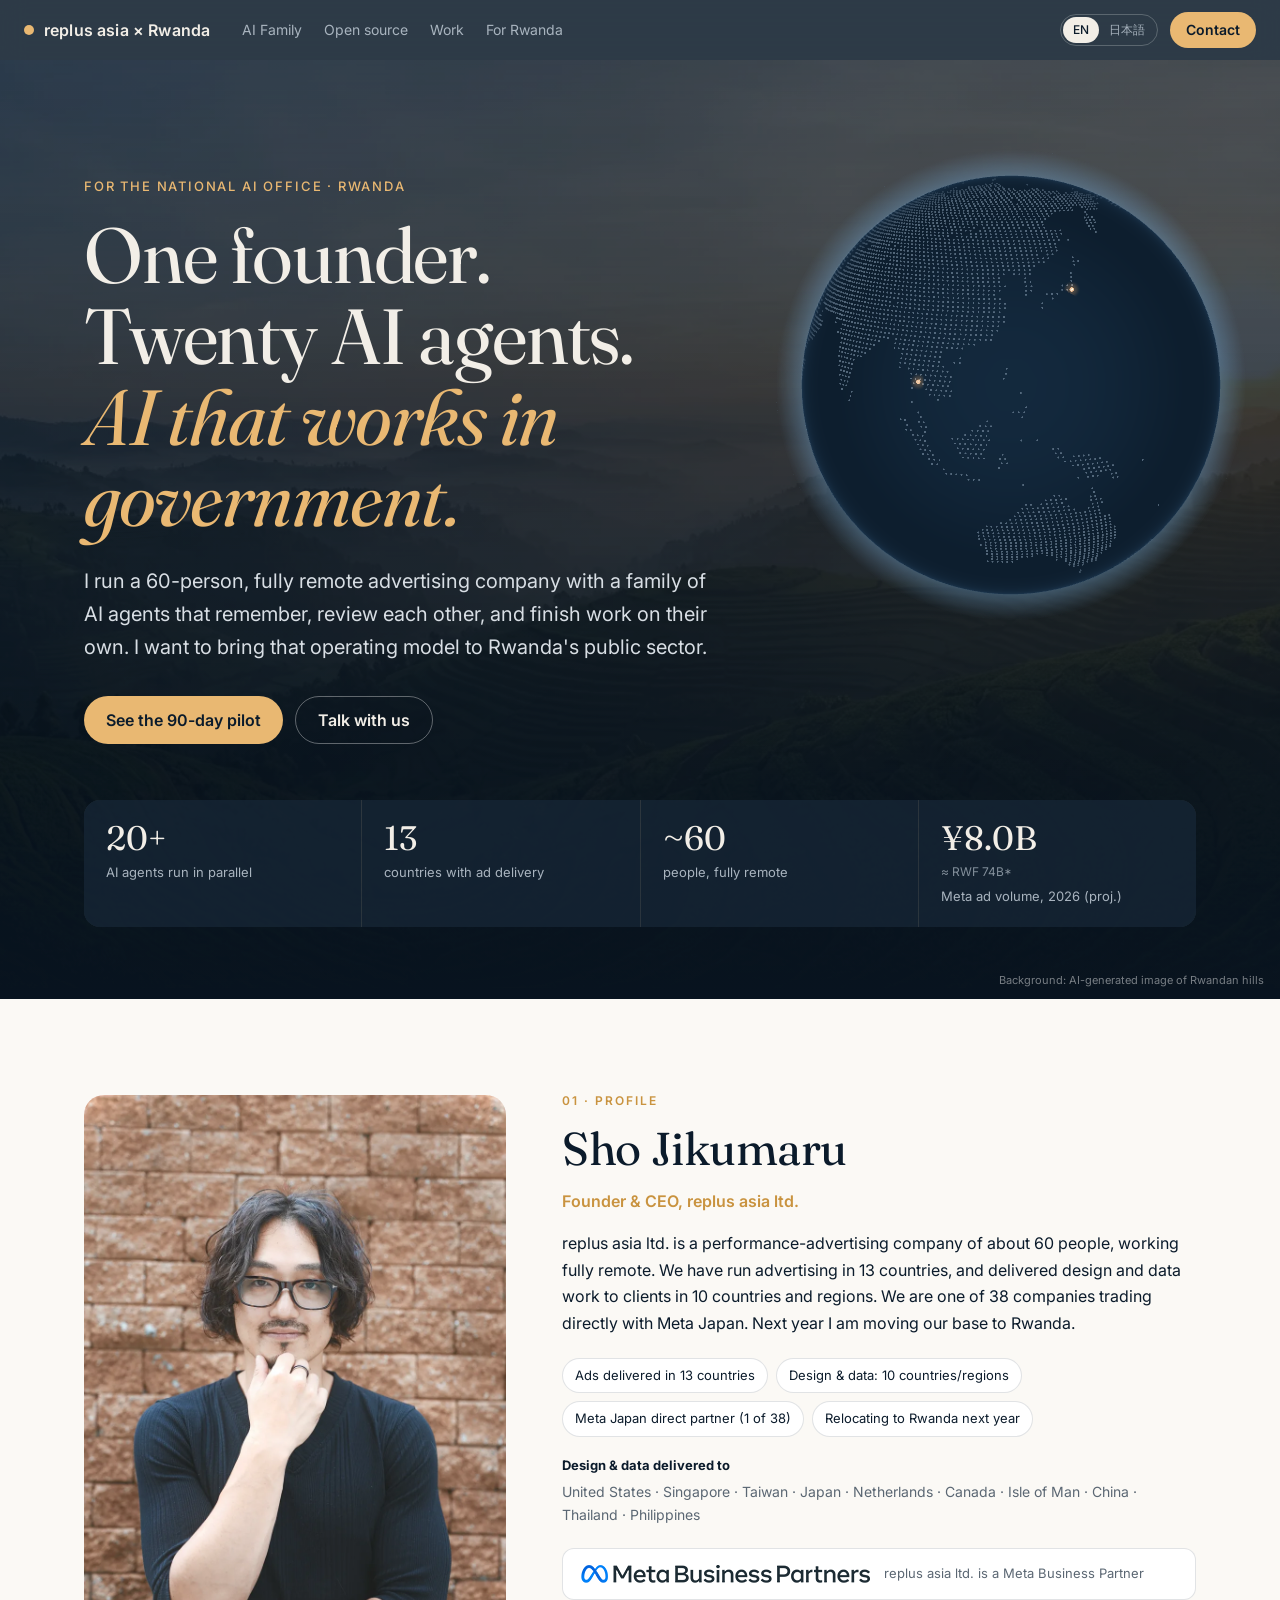
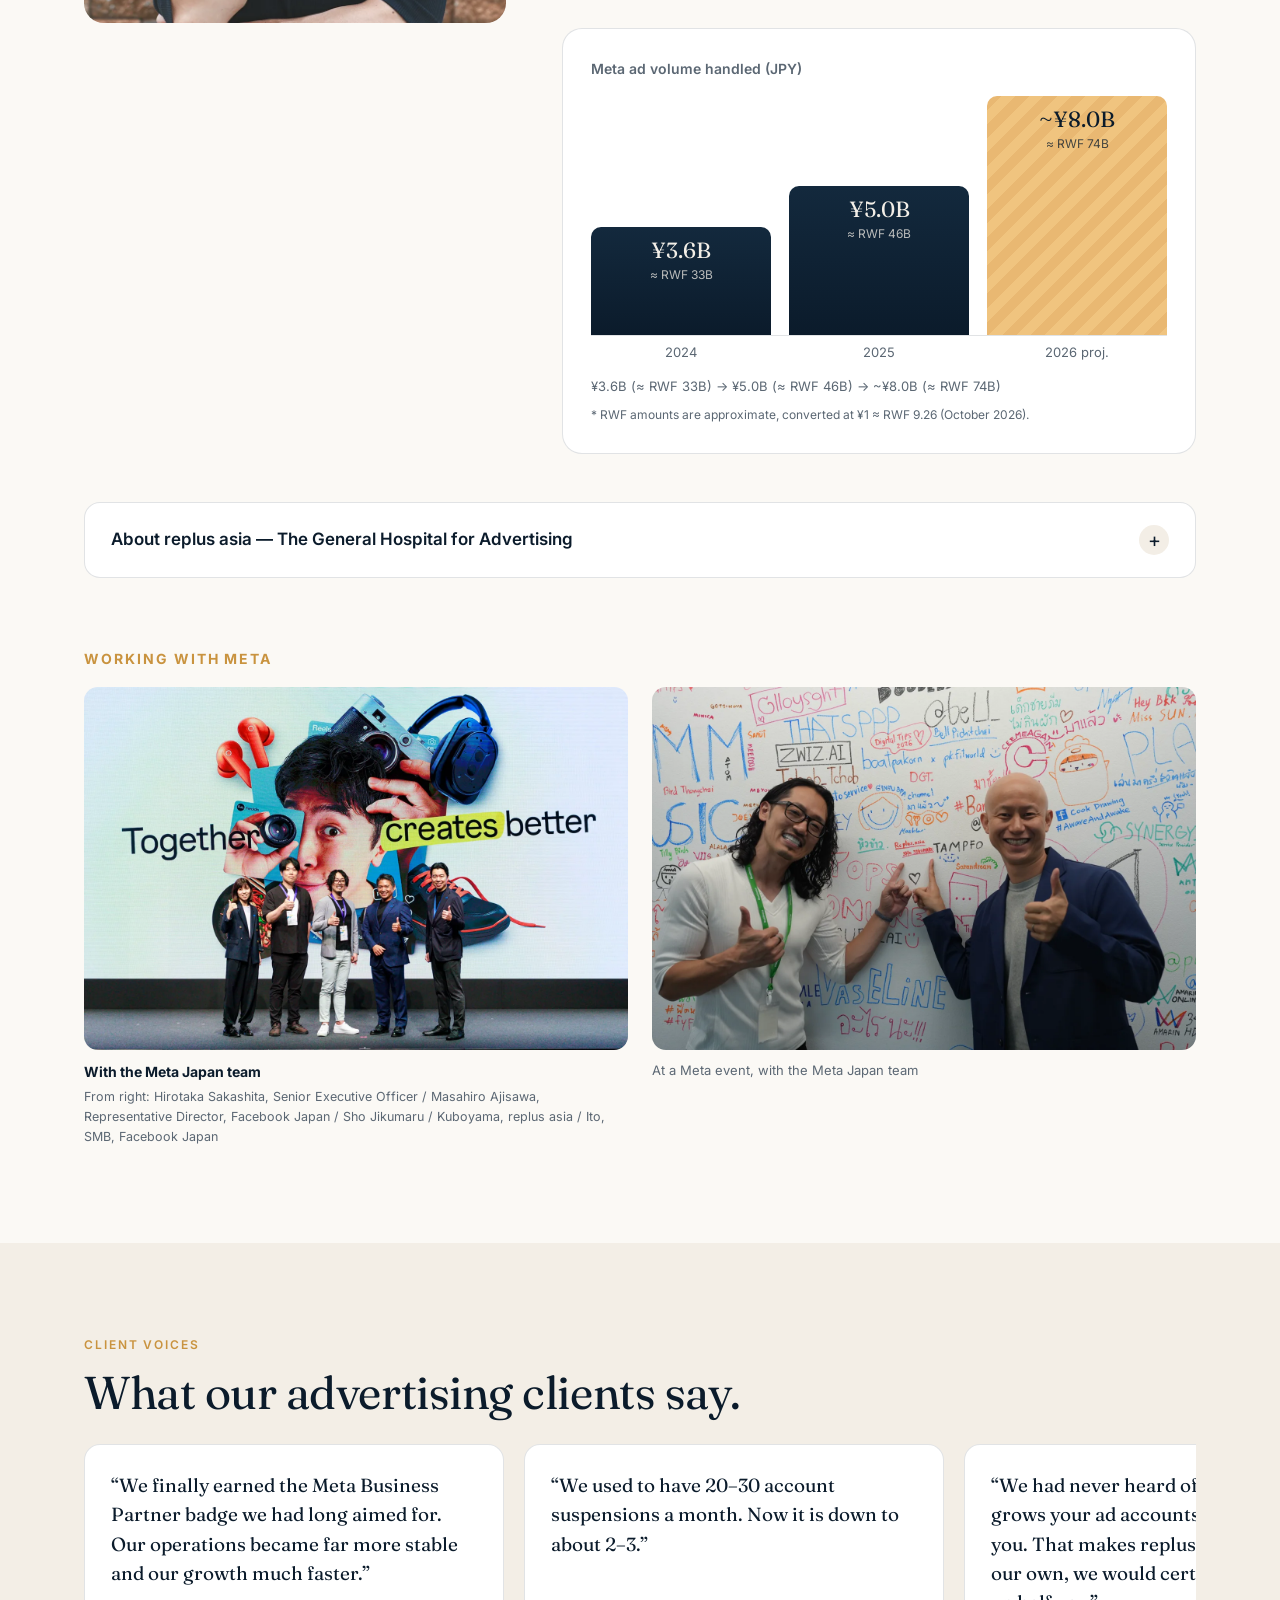
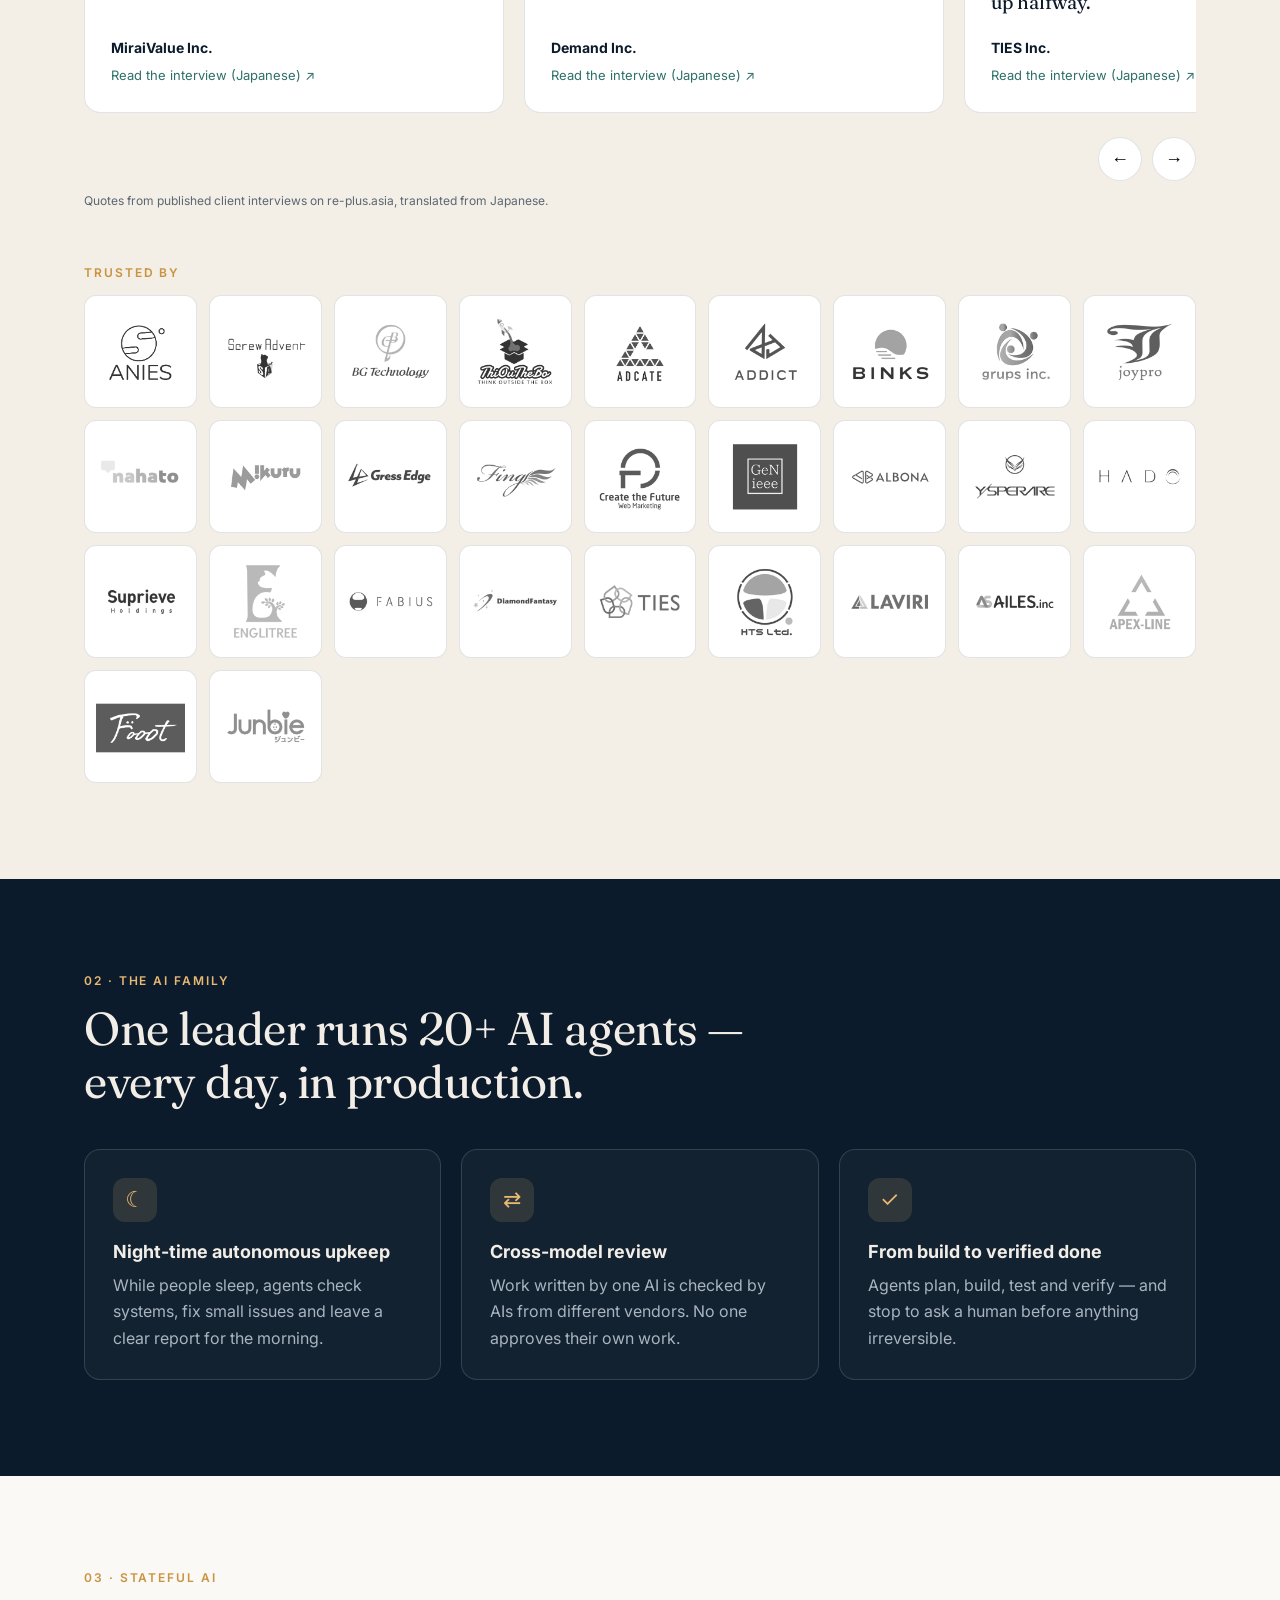
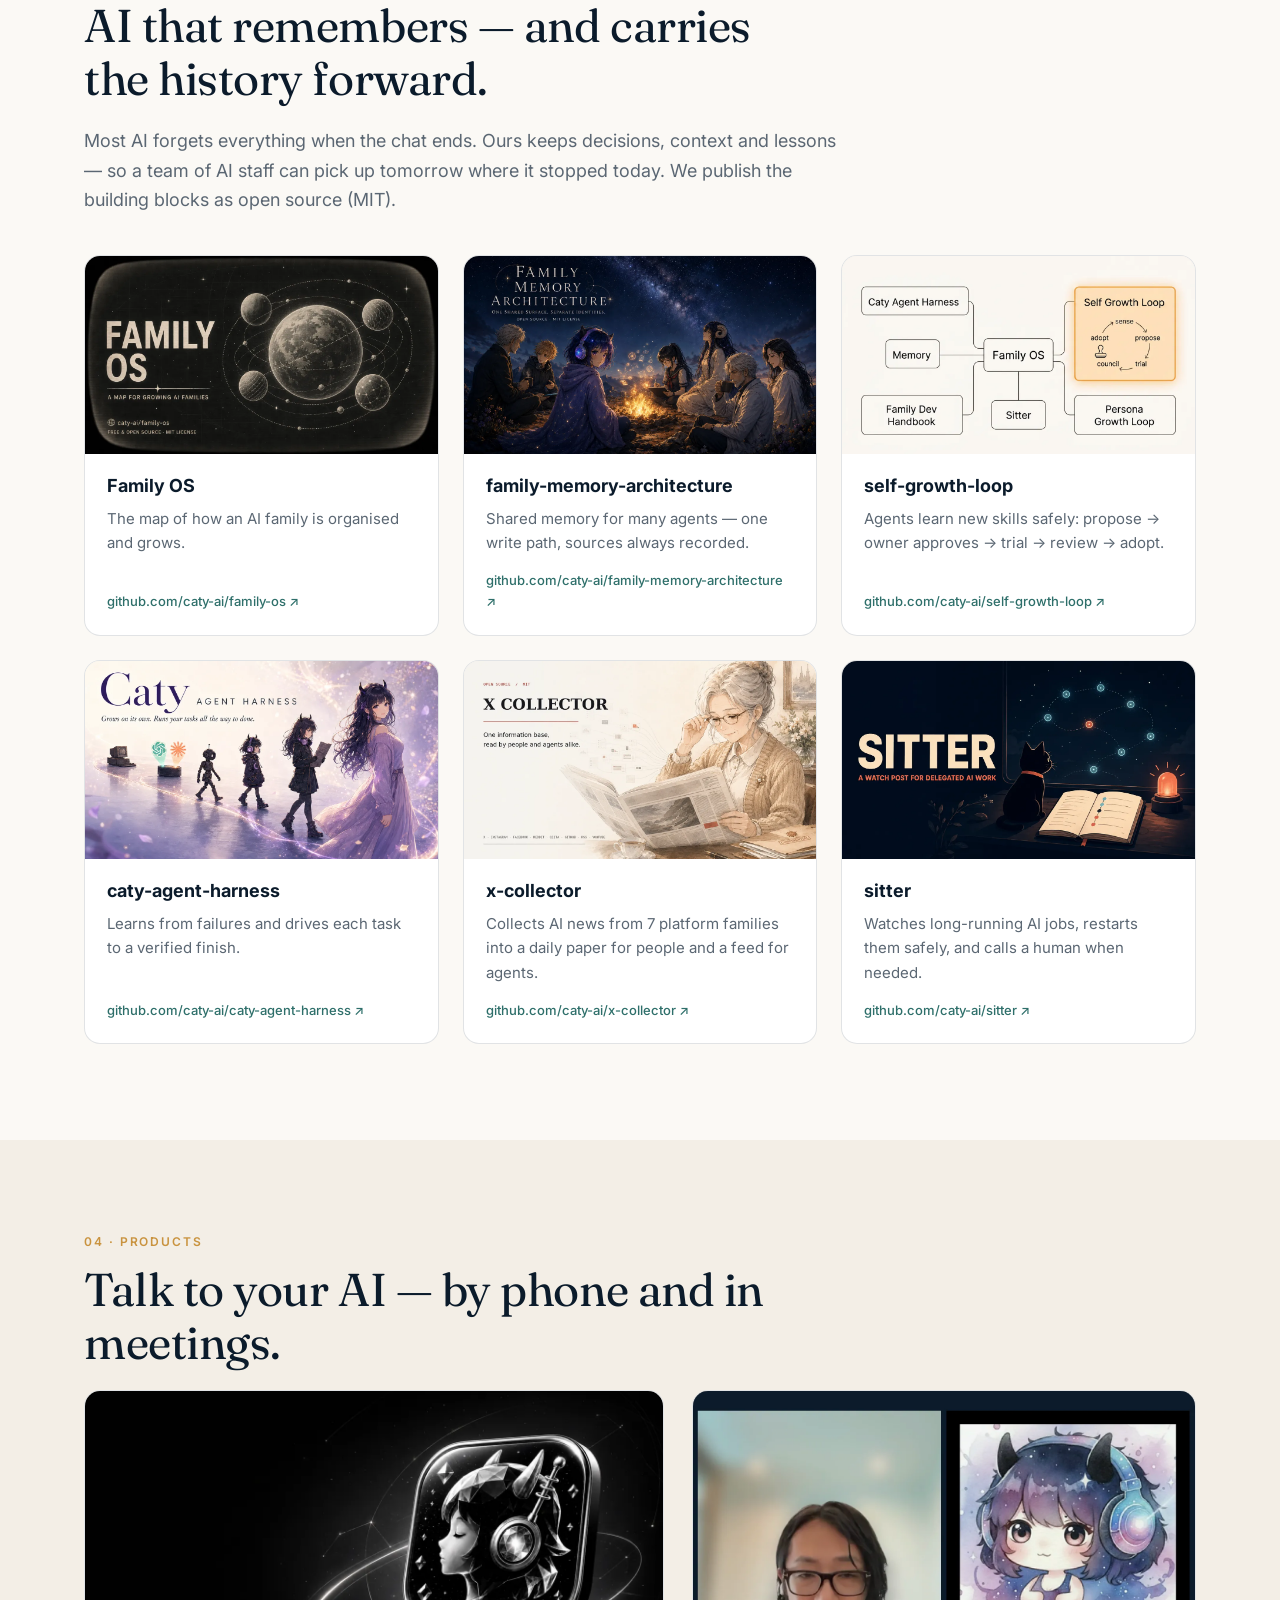
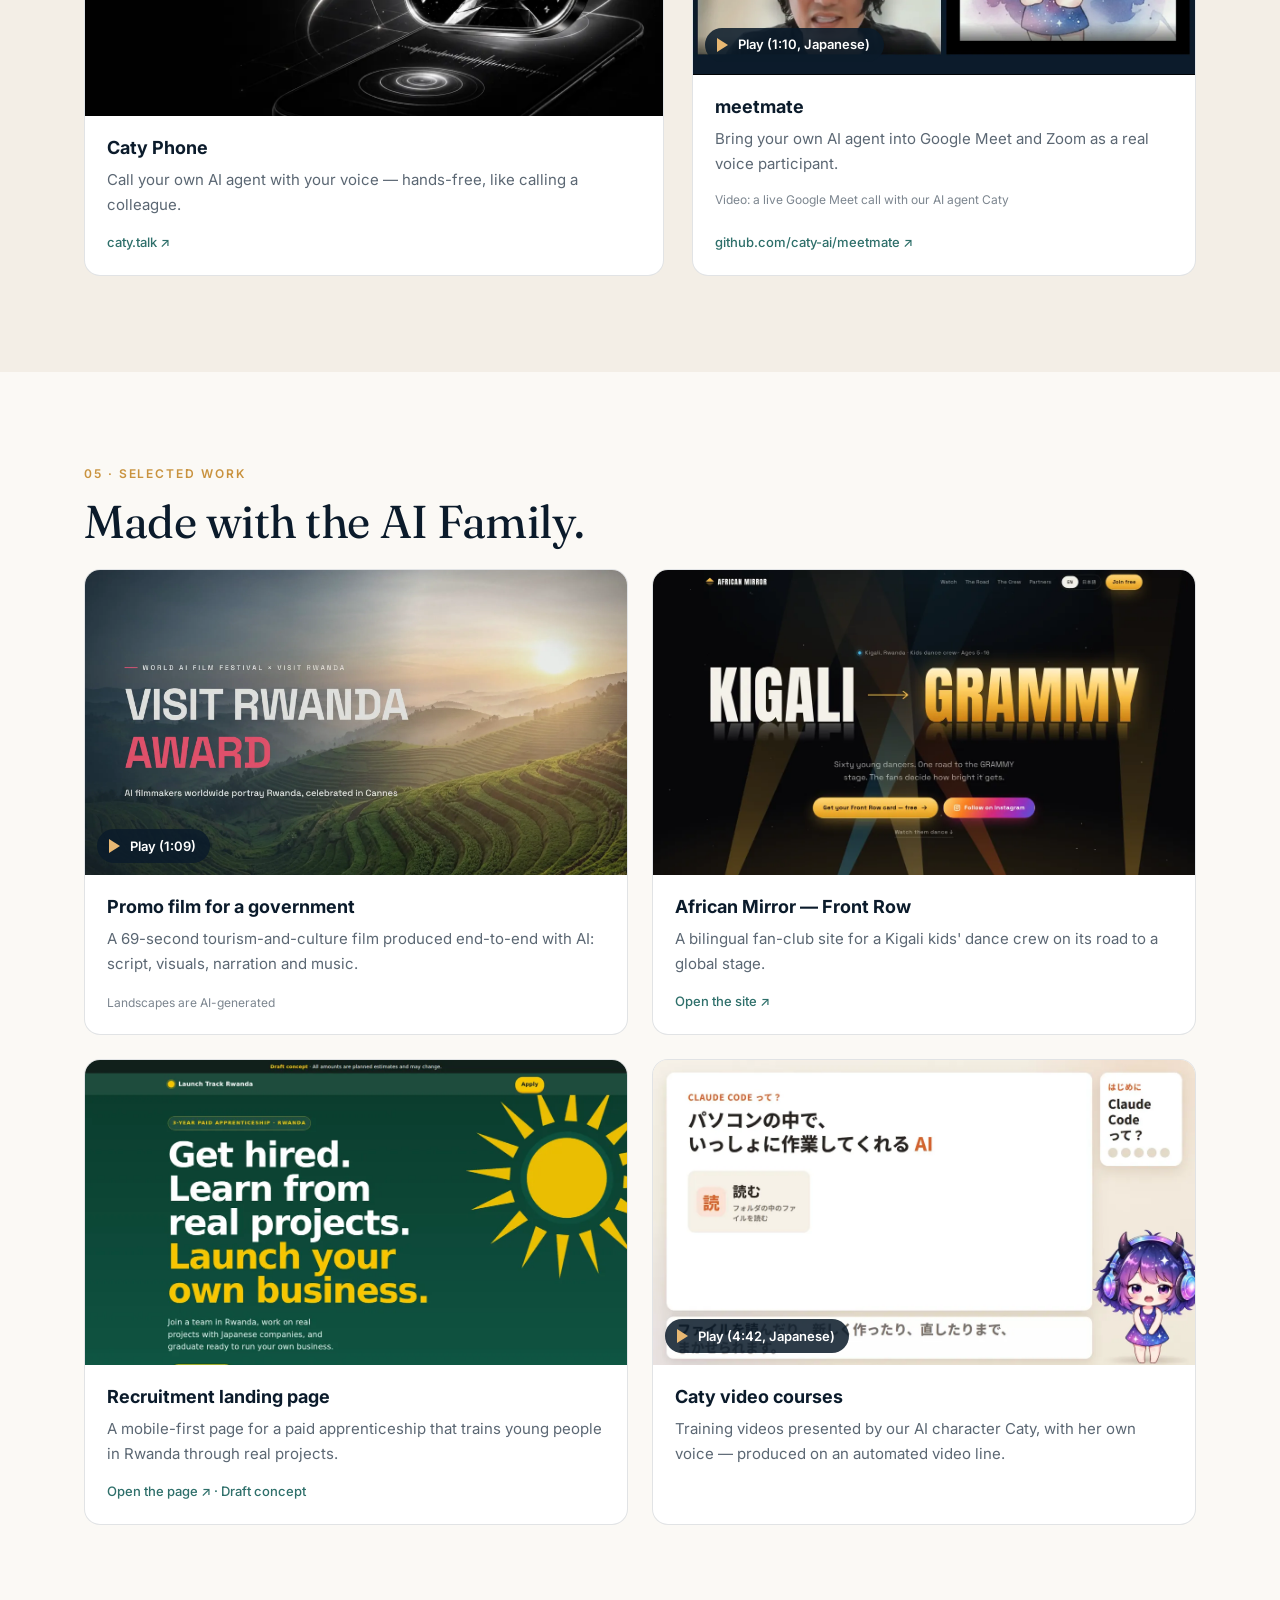
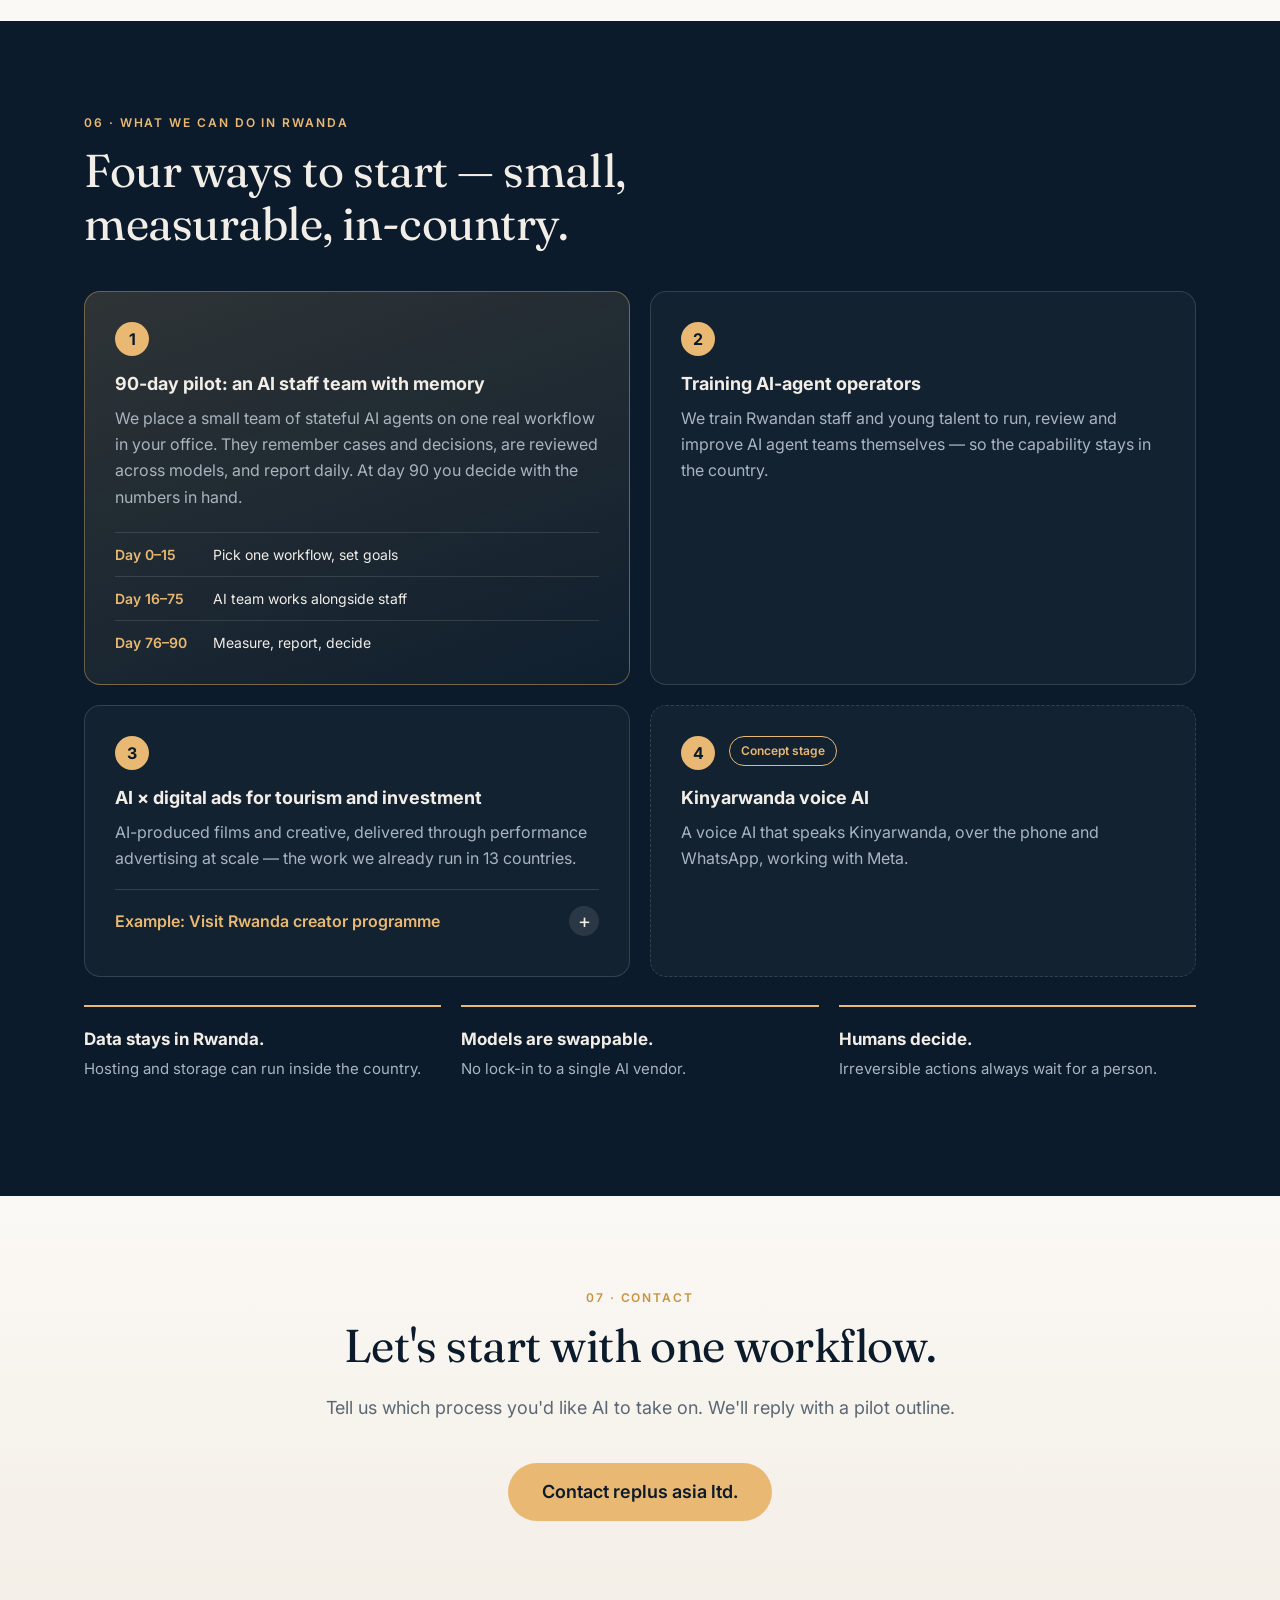
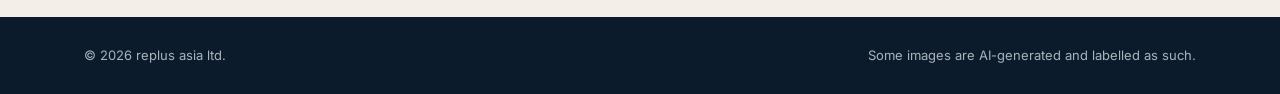
<file: preview-v2/index.html>
<!doctype html>
<html lang="en" data-lang="en">
<head>
<meta charset="utf-8">
<meta name="viewport" content="width=device-width, initial-scale=1, viewport-fit=cover">
<title>replus asia × Rwanda — AI operations for government | replus asia ltd.</title>
<meta name="description" content="replus asia ltd. runs a family of 20+ AI agents with memory. A 90-day pilot to put stateful AI staff to work in Rwanda's public sector.">
<meta name="robots" content="noindex, nofollow">
<meta name="theme-color" content="#0B1B2B">
<link rel="icon" href="data:image/svg+xml,%3Csvg xmlns='http://www.w3.org/2000/svg' viewBox='0 0 32 32'%3E%3Crect width='32' height='32' rx='8' fill='%230B1B2B'/%3E%3Ccircle cx='16' cy='16' r='6' fill='%23E9B872'/%3E%3C/svg%3E">
<link rel="preconnect" href="https://fonts.googleapis.com">
<link rel="preconnect" href="https://fonts.gstatic.com" crossorigin>
<link href="https://fonts.googleapis.com/css2?family=Fraunces:opsz,wght@9..144,400;9..144,600&family=Inter:wght@400;500;600&family=Noto+Sans+JP:wght@400;500;700&display=swap" rel="stylesheet">
<link rel="stylesheet" href="styles.css">
<script type="importmap">{ "imports": { "three": "./vendor/three.module.min.js" } }</script>
</head>
<body>

<header class="nav">
  <a class="brand" href="#top"><span class="dot"></span>replus asia × Rwanda</a>
  <nav class="links" aria-label="Sections">
    <a href="#family"><span lang="en">AI Family</span><span lang="ja">AIファミリー</span></a>
    <a href="#oss"><span lang="en">Open source</span><span lang="ja">OSS</span></a>
    <a href="#work"><span lang="en">Work</span><span lang="ja">制作実績</span></a>
    <a href="#rwanda"><span lang="en">For Rwanda</span><span lang="ja">ルワンダで</span></a>
  </nav>
  <div class="nav-right">
    <div class="lang" role="group" aria-label="Language">
      <button type="button" data-set-lang="en" aria-pressed="true">EN</button>
      <button type="button" data-set-lang="ja" aria-pressed="false">日本語</button>
    </div>
    <a class="btn btn-small" href="#contact"><span lang="en">Contact</span><span lang="ja">お問い合わせ</span></a>
  </div>
</header>

<main id="top">

<!-- HERO -->
<section class="hero">
  <div class="hero-bg" aria-hidden="true"></div>
  <div class="wrap hero-inner">
    <p class="eyebrow"><span lang="en">For the National AI Office · Rwanda</span><span lang="ja">ルワンダ国家AI庁の皆さまへ</span></p>
    <h1>
      <span lang="en">One founder.<br>Twenty AI agents.<br><em>AI that works in government.</em></span>
      <span lang="ja">経営者ひとりと、<br>20体のAIエージェント。<br><em>政府の現場でAIを回す。</em></span>
    </h1>
    <p class="lede">
      <span lang="en">I run a 60-person, fully remote advertising company with a family of AI agents that remember, review each other, and finish work on their own. I want to bring that operating model to Rwanda's public sector.</span>
      <span lang="ja">約60名・完全リモートの広告会社を、記憶を持ち、互いにレビューし、最後まで自走するAIエージェントのチームと一緒に経営しています。この運用のかたちを、ルワンダの行政の現場へ持ち込みたいと考えています。</span>
    </p>
    <div class="cta-row">
      <a class="btn" href="#rwanda"><span lang="en">See the 90-day pilot</span><span lang="ja">90日パイロットを見る</span></a>
      <a class="btn btn-ghost" href="#contact"><span lang="en">Talk with us</span><span lang="ja">相談する</span></a>
    </div>
    <ul class="proof" aria-label="Key facts">
      <li><b>20+</b><span lang="en">AI agents run in parallel</span><span lang="ja">並行運用するAIエージェント</span></li>
      <li><b>13</b><span lang="en">countries with ad delivery</span><span lang="ja">広告配信実績のある国</span></li>
      <li><b>~60</b><span lang="en">people, fully remote</span><span lang="ja">名・完全リモート</span></li>
      <li><b>¥8.0B</b><i class="rwf">≈ RWF 74B<a href="#fx" class="fx-ref">*</a></i><span lang="en">Meta ad volume, 2026 (proj.)</span><span lang="ja">Meta取扱高 2026年見込み</span></li>
    </ul>
  </div>
  <p class="img-note"><span lang="en">Background: AI-generated image of Rwandan hills</span><span lang="ja">背景：AI生成のルワンダの丘の画像</span></p>
</section>

<!-- 1 PROFILE -->
<section class="sec" id="profile">
  <div class="wrap profile-grid">
    <figure class="portrait"><img src="../img/sho-portrait.webp" alt="Sho Jikumaru" width="900" height="1125" loading="lazy"></figure>
    <div>
      <p class="kicker">01 · <span lang="en">Profile</span><span lang="ja">プロフィール</span></p>
      <h2><span lang="en">Sho Jikumaru</span><span lang="ja">軸丸 翔</span></h2>
      <p class="role"><span lang="en">Founder &amp; CEO, replus asia ltd.</span><span lang="ja">replus asia ltd. 代表</span></p>
      <p>
        <span lang="en">replus asia ltd. is a performance-advertising company of about 60 people, working fully remote. We have run advertising in 13 countries, and delivered design and data work to clients in 10 countries and regions. We are one of 38 companies trading directly with Meta Japan. Next year I am moving our base to Rwanda.</span>
        <span lang="ja">replus asia ltd. は約60名・完全リモートの運用型広告の会社です。広告配信の実績は13か国、デザイン・データの納品実績は10の国・地域にのぼります。Meta Japan と直接取引する38社のうちの1社です。来年、拠点をルワンダへ移す予定です。</span>
      </p>
      <p class="tag-row">
        <span class="tag"><span lang="en">Ads delivered in 13 countries</span><span lang="ja">広告配信 13か国</span></span>
        <span class="tag"><span lang="en">Design &amp; data: 10 countries/regions</span><span lang="ja">デザイン・データ納品 10の国・地域</span></span>
        <span class="tag"><span lang="en">Meta Japan direct partner (1 of 38)</span><span lang="ja">Meta Japan 直取引38社の1社</span></span>
        <span class="tag"><span lang="en">Relocating to Rwanda next year</span><span lang="ja">来年ルワンダへ拠点移転</span></span>
      </p>
      <p class="regions"><b><span lang="en">Design &amp; data delivered to</span><span lang="ja">デザイン・データの納品先</span></b><span lang="en">United States · Singapore · Taiwan · Japan · Netherlands · Canada · Isle of Man · China · Thailand · Philippines</span><span lang="ja">アメリカ・シンガポール・台湾・日本・オランダ・カナダ・マン島・中国・タイ・フィリピン</span></p>
      <div class="partner"><img src="../img/meta-business-partners.png" alt="Meta Business Partners" width="289" height="18"><span lang="en">replus asia ltd. is a Meta Business Partner</span><span lang="ja">replus asia ltd. は Meta Business Partner です</span></div>
    <figure class="chart" aria-label="Meta ad volume handled">
      <figcaption><span lang="en">Meta ad volume handled (JPY)</span><span lang="ja">Meta 取扱高（円）</span></figcaption>
      <div class="bars">
        <div class="bar" style="--h:45%"><b>¥3.6B</b><i class="rwf">≈ RWF 33B</i><span>2024</span></div>
        <div class="bar" style="--h:62.5%"><b>¥5.0B</b><i class="rwf">≈ RWF 46B</i><span>2025</span></div>
        <div class="bar bar-proj" style="--h:100%"><b>~¥8.0B</b><i class="rwf">≈ RWF 74B</i><span><span lang="en">2026 proj.</span><span lang="ja">2026 見込み</span></span></div>
      </div>
      <p class="chart-note"><span lang="en">¥3.6B (≈ RWF 33B) → ¥5.0B (≈ RWF 46B) → ~¥8.0B (≈ RWF 74B)</span><span lang="ja">36億円（≈ 約333億RWF）→ 50億円（≈ 約463億RWF）→ 約80億円（≈ 約740億RWF）</span></p>
      <p class="fx-note" id="fx">* <span lang="en">RWF amounts are approximate, converted at ¥1 ≈ RWF 9.26 (October 2026).</span><span lang="ja">RWF の金額は概算です。換算レート：1円 ≈ 9.26 RWF（2026年10月時点）。</span></p>
    </figure>
    </div>
  </div>
  <div class="wrap">
    <details class="about">
      <summary><span lang="en">About replus asia — The General Hospital for Advertising</span><span lang="ja">会社について — 広告の総合病院</span></summary>
      <div class="about-body">
        <p class="about-mission"><b><span lang="en">Mission</span><span lang="ja">ミッション</span></b><span lang="en">Turn the unknowns of advertising into knowns.</span><span lang="ja">広告の未知を既知に</span></p>
        <div class="equation">
          <div><b><span lang="en">Advertising</span><span lang="ja">広告</span></b><span lang="en">a science built on data</span><span lang="ja">データに基づく科学</span></div>
          <i aria-hidden="true">×</i>
          <div><b><span lang="en">Doctorship</span><span lang="ja">ドクターシップ</span></b><span lang="en">the professional's duty to diagnose and to cure</span><span lang="ja">プロとして診断し治す責任</span></div>
          <i aria-hidden="true">×</i>
          <div><b>AI</b><span lang="en">the technology that multiplies the power of both</span><span lang="ja">その両方に力を掛け合わせる技術</span></div>
          <i aria-hidden="true">=</i>
          <div class="eq-result"><b><span lang="en">The world's most advanced general hospital for advertising</span><span lang="ja">世界最先端の広告の総合病院</span></b></div>
        </div>
        <h4><span lang="en">Five departments, organised like a hospital</span><span lang="ja">病院型の5部門</span></h4>
        <ol class="depts">
          <li><b><span lang="en">Reception &amp; triage</span><span lang="ja">総合受付・トリアージ</span></b><span lang="en">Sales &amp; Customer Success</span><span lang="ja">営業・CS</span></li>
          <li><b><span lang="en">General practitioners</span><span lang="ja">総合診療医</span></b><span lang="en">PL Solutions Division</span><span lang="ja">PL対策事業部</span></li>
          <li><b><span lang="en">Surgeons</span><span lang="ja">外科医</span></b><span lang="en">TD Division</span><span lang="ja">TD事業部</span></li>
          <li><b><span lang="en">Research &amp; advanced medicine</span><span lang="ja">研究・先進医療</span></b><span lang="en">DS Division</span><span lang="ja">DS事業部</span></li>
          <li><b><span lang="en">Advanced technology lab</span><span lang="ja">先進技術ラボ</span></b><span lang="en">System Design &amp; AI</span><span lang="ja">システムデザイン部・AI</span></li>
        </ol>
        <div class="about-facts">
          <p><b><span lang="en">Top 5 in Japan</span><span lang="ja">日本トップ5</span></b><span lang="en">by Meta ad volume handled</span><span lang="ja">Meta広告取扱高で</span></p>
          <p><b><span lang="en">Our members are based in</span><span lang="ja">メンバー在籍国</span></b><span lang="en">Japan, Thailand, Myanmar, Pakistan, Bangladesh, Vietnam, Australia and more</span><span lang="ja">日本、タイ、ミャンマー、パキスタン、バングラデシュ、ベトナム、オーストラリアなど</span></p>
        </div>
      </div>
    </details>
  </div>
  <div class="wrap trust">
    <h3 class="trust-title"><span lang="en">Working with Meta</span><span lang="ja">Meta とともに</span></h3>
    <div class="trust-grid">
      <figure><img src="../img/meta-stage.webp" alt="" width="1400" height="934" loading="lazy"><figcaption><b><span lang="en">With the Meta Japan team</span><span lang="ja">Meta Japan の皆様と</span></b><span class="names"><span lang="en">From right: Hirotaka Sakashita, Senior Executive Officer / Masahiro Ajisawa, Representative Director, Facebook Japan / Sho Jikumaru / Kuboyama, replus asia / Ito, SMB, Facebook Japan</span><span lang="ja">右から：Meta日本法人 Facebook Japan 上級執行役員 坂下洋孝様 ／ 代表取締役 味澤将宏様 ／ 軸丸（replus asia）／ replus asia 久保山 ／ Facebook Japan SMB担当 伊藤様</span></span></figcaption></figure>
      <figure><img src="../img/meta-event.webp" alt="" width="1400" height="933" loading="lazy"><figcaption><span lang="en">At a Meta event, with the Meta Japan team</span><span lang="ja">Meta のイベントにて、Meta Japan のチームと</span></figcaption></figure>
    </div>
  </div>
</section>

<!-- CLIENT VOICES -->
<section class="sec sec-soft" id="voices">
  <div class="wrap">
    <p class="kicker"><span lang="en">Client voices</span><span lang="ja">お客様の声</span></p>
    <h2><span lang="en">What our advertising clients say.</span><span lang="ja">広告のお客様からいただいた言葉。</span></h2>
    <div class="carousel">
      <div class="track" tabindex="0" aria-label="Client voices">
        <figure class="voice">
          <blockquote><span lang="en">“We finally earned the Meta Business Partner badge we had long aimed for. Our operations became far more stable and our growth much faster.”</span><span lang="ja">「念願だった「Metaビジネスパートナー」を無事取得することができました。運用の安定感と成長スピードが格段に向上したことを実感しており、リプラスさんの支援を非常に高く評価しています。」</span></blockquote>
          <figcaption><b><span lang="en">MiraiValue Inc.</span><span lang="ja">株式会社ミライバリュー</span></b><a href="https://re-plus.asia/work-interview/customervoice-miraivalue/" target="_blank" rel="noopener"><span lang="en">Read the interview (Japanese) ↗</span><span lang="ja">インタビューを読む ↗</span></a></figcaption>
        </figure>
        <figure class="voice">
          <blockquote><span lang="en">“We used to have 20–30 account suspensions a month. Now it is down to about 2–3.”</span><span lang="ja">「かつては月に20〜30件のアカウント凍結・停止が発生していた状況でしたが、現在では月2〜3件程度にまで改善しています。」</span></blockquote>
          <figcaption><b><span lang="en">Demand Inc.</span><span lang="ja">株式会社デマンド</span></b><a href="https://re-plus.asia/work-interview/customervoice-demand/" target="_blank" rel="noopener"><span lang="en">Read the interview (Japanese) ↗</span><span lang="ja">インタビューを読む ↗</span></a></figcaption>
        </figure>
        <figure class="voice">
          <blockquote><span lang="en">“We had never heard of a service that grows your ad accounts together with you. That makes replus truly valuable. On our own, we would certainly have given up halfway.”</span><span lang="ja">「一緒にアカウントを育てていくというサービスは聞いたことがなかったので、リプラスさんの存在は貴重だと思います。弊社だけなら途中で間違いなく諦めていたと思います。」</span></blockquote>
          <figcaption><b><span lang="en">TIES Inc.</span><span lang="ja">タイズ株式会社</span></b><a href="https://re-plus.asia/work-interview/customervoice-ties/" target="_blank" rel="noopener"><span lang="en">Read the interview (Japanese) ↗</span><span lang="ja">インタビューを読む ↗</span></a></figcaption>
        </figure>
        <figure class="voice">
          <blockquote><span lang="en">“About five months after we started, we earned Meta Business Partner status. Since then, not a single account suspension.”</span><span lang="ja">「取り組みを開始してから5ヶ月間ほどで、Metaビジネスパートナーを取得することができました。今までのところアカウント凍結は一度も発生していません。」</span></blockquote>
          <figcaption><b><span lang="en">Apex Line Inc.</span><span lang="ja">株式会社アペックスライン</span></b><a href="https://re-plus.asia/work-interview/customervoice-apexline/" target="_blank" rel="noopener"><span lang="en">Read the interview (Japanese) ↗</span><span lang="ja">インタビューを読む ↗</span></a></figcaption>
        </figure>
        <figure class="voice">
          <blockquote><span lang="en">“When we founded the company, earning Meta Preferred status was a dream.”</span><span lang="ja">「創業時はプリファード取得は夢のような話で、取得条件の出稿額は異次元の金額で、がんばろうと思うレベルではなかったです。」</span></blockquote>
          <figcaption><b><span lang="en">MITMAC LLC</span><span lang="ja">合同会社MITMAC</span></b><a href="https://re-plus.asia/work-interview/customervoice-mitmac/" target="_blank" rel="noopener"><span lang="en">Read the interview (Japanese) ↗</span><span lang="ja">インタビューを読む ↗</span></a></figcaption>
        </figure>
      </div>
      <div class="car-nav"><button type="button" class="car-prev" aria-label="Previous">←</button><button type="button" class="car-next" aria-label="Next">→</button></div>
    </div>
    <p class="fine"><span lang="en">Quotes from published client interviews on re-plus.asia, translated from Japanese.</span><span lang="ja">re-plus.asia に掲載の事例インタビューから引用しています。</span></p>
    <div class="logos">
      <p class="kicker"><span lang="en">Trusted by</span><span lang="ja">お取引企業</span></p>
      <ul class="logo-band" aria-label="Clients"><li><img src="../img/logos/logo_img01.png" alt="" loading="lazy" width="150" height="150"></li><li><img src="../img/logos/logo_img03.png" alt="" loading="lazy" width="150" height="150"></li><li><img src="../img/logos/logo_img04.png" alt="" loading="lazy" width="150" height="150"></li><li><img src="../img/logos/logo_img05.png" alt="" loading="lazy" width="150" height="150"></li><li><img src="../img/logos/logo_img06.png" alt="" loading="lazy" width="150" height="150"></li><li><img src="../img/logos/logo_img07.png" alt="" loading="lazy" width="150" height="150"></li><li><img src="../img/logos/logo_img08.png" alt="" loading="lazy" width="150" height="150"></li><li><img src="../img/logos/logo_img09.png" alt="" loading="lazy" width="150" height="150"></li><li><img src="../img/logos/logo_img10.png" alt="" loading="lazy" width="150" height="150"></li><li><img src="../img/logos/logo_img11.png" alt="" loading="lazy" width="150" height="150"></li><li><img src="../img/logos/logo_img12.png" alt="" loading="lazy" width="150" height="150"></li><li><img src="../img/logos/logo_img13.png" alt="" loading="lazy" width="150" height="150"></li><li><img src="../img/logos/logo_img14.png" alt="" loading="lazy" width="150" height="150"></li><li><img src="../img/logos/logo_img15.png" alt="" loading="lazy" width="150" height="150"></li><li><img src="../img/logos/logo_img16.png" alt="" loading="lazy" width="150" height="150"></li><li><img src="../img/logos/logo_img17.png" alt="" loading="lazy" width="150" height="150"></li><li><img src="../img/logos/logo_img18.png" alt="" loading="lazy" width="150" height="150"></li><li><img src="../img/logos/logo_img19.png" alt="" loading="lazy" width="150" height="150"></li><li><img src="../img/logos/logo_img20.png" alt="" loading="lazy" width="150" height="150"></li><li><img src="../img/logos/logo_img21.png" alt="" loading="lazy" width="150" height="150"></li><li><img src="../img/logos/logo_img22.png" alt="" loading="lazy" width="150" height="150"></li><li><img src="../img/logos/logo_img23.png" alt="" loading="lazy" width="150" height="150"></li><li><img src="../img/logos/logo_img24.png" alt="" loading="lazy" width="150" height="150"></li><li><img src="../img/logos/logo_img25.png" alt="" loading="lazy" width="150" height="150"></li><li><img src="../img/logos/logo_img27.png" alt="" loading="lazy" width="150" height="150"></li><li><img src="../img/logos/logo_img28.png" alt="" loading="lazy" width="150" height="150"></li><li><img src="../img/logos/logo_img29.png" alt="" loading="lazy" width="150" height="150"></li><li><img src="../img/logos/logo_img30.png" alt="" loading="lazy" width="150" height="150"></li><li><img src="../img/logos/logo_img31.png" alt="" loading="lazy" width="150" height="150"></li></ul>
    </div>
  </div>
</section>

<!-- 2 AI FAMILY -->
<section class="sec sec-dark" id="family">
  <div class="wrap">
    <p class="kicker">02 · <span lang="en">The AI Family</span><span lang="ja">AIファミリー</span></p>
    <h2><span lang="en">One leader runs 20+ AI agents — every day, in production.</span><span lang="ja">経営者ひとりが、20体超のAIエージェントを毎日本番で動かしています。</span></h2>
    <div class="cards-3">
      <article class="feat">
        <div class="ico" aria-hidden="true">☾</div>
        <h3><span lang="en">Night-time autonomous upkeep</span><span lang="ja">夜間の自律保守</span></h3>
        <p><span lang="en">While people sleep, agents check systems, fix small issues and leave a clear report for the morning.</span><span lang="ja">人が寝ている間に、エージェントが点検・小さな修正を行い、朝には分かりやすい報告を残します。</span></p>
      </article>
      <article class="feat">
        <div class="ico" aria-hidden="true">⇄</div>
        <h3><span lang="en">Cross-model review</span><span lang="ja">クロスモデルレビュー</span></h3>
        <p><span lang="en">Work written by one AI is checked by AIs from different vendors. No one approves their own work.</span><span lang="ja">あるAIが書いたものを、別の会社のAIが確認します。自分の仕事を自分で承認しない仕組みです。</span></p>
      </article>
      <article class="feat">
        <div class="ico" aria-hidden="true">✓</div>
        <h3><span lang="en">From build to verified done</span><span lang="ja">実装から検証まで自走</span></h3>
        <p><span lang="en">Agents plan, build, test and verify — and stop to ask a human before anything irreversible.</span><span lang="ja">計画・実装・テスト・検証まで自分で進め、取り消せない操作の前では必ず人に確認します。</span></p>
      </article>
    </div>
  </div>
</section>

<!-- 3 STATEFUL AI / OSS -->
<section class="sec" id="oss">
  <div class="wrap">
    <p class="kicker">03 · <span lang="en">Stateful AI</span><span lang="ja">ステートフルAI</span></p>
    <h2><span lang="en">AI that remembers — and carries the history forward.</span><span lang="ja">記憶と経緯を持ち越すAI。</span></h2>
    <p class="sub"><span lang="en">Most AI forgets everything when the chat ends. Ours keeps decisions, context and lessons — so a team of AI staff can pick up tomorrow where it stopped today. We publish the building blocks as open source (MIT).</span><span lang="ja">多くのAIは会話が終わると全部忘れます。私たちのAIは、決めたこと・文脈・学びを持ち越すので、AIの職員チームが「昨日の続き」から仕事を始められます。その部品はオープンソース（MIT）で公開しています。</span></p>
    <div class="cards">
      <a class="card" href="https://github.com/caty-ai/family-os" target="_blank" rel="noopener">
        <img src="../img/oss-family-os.webp" alt="" loading="lazy" width="1200" height="675">
        <div class="card-body"><h3>Family OS</h3><p><span lang="en">The map of how an AI family is organised and grows.</span><span lang="ja">AIファミリーを育てるための全体地図。</span></p><span class="gh">github.com/caty-ai/family-os ↗</span></div>
      </a>
      <a class="card" href="https://github.com/caty-ai/family-memory-architecture" target="_blank" rel="noopener">
        <img src="../img/oss-family-memory-architecture.webp" alt="" loading="lazy" width="1200" height="675">
        <div class="card-body"><h3>family-memory-architecture</h3><p><span lang="en">Shared memory for many agents — one write path, sources always recorded.</span><span lang="ja">複数のAIが共有する記憶。書き込み口はひとつ、出どころを必ず記録。</span></p><span class="gh">github.com/caty-ai/family-memory-architecture ↗</span></div>
      </a>
      <a class="card" href="https://github.com/caty-ai/self-growth-loop" target="_blank" rel="noopener">
        <img src="../img/oss-self-growth-loop.webp" alt="" loading="lazy" width="1200" height="675">
        <div class="card-body"><h3>self-growth-loop</h3><p><span lang="en">Agents learn new skills safely: propose → owner approves → trial → review → adopt.</span><span lang="ja">AIが安全に成長する流れ：提案→承認→試行→レビュー→採用。</span></p><span class="gh">github.com/caty-ai/self-growth-loop ↗</span></div>
      </a>
      <a class="card" href="https://github.com/caty-ai/caty-agent-harness" target="_blank" rel="noopener">
        <img src="../img/oss-caty-agent-harness.webp" alt="" loading="lazy" width="1200" height="675">
        <div class="card-body"><h3>caty-agent-harness</h3><p><span lang="en">Learns from failures and drives each task to a verified finish.</span><span lang="ja">失敗から学び、タスクを「検証済みの完了」まで運ぶ仕組み。</span></p><span class="gh">github.com/caty-ai/caty-agent-harness ↗</span></div>
      </a>
      <a class="card" href="https://github.com/caty-ai/x-collector" target="_blank" rel="noopener">
        <img src="../img/oss-x-collector.webp" alt="" loading="lazy" width="1200" height="675">
        <div class="card-body"><h3>x-collector</h3><p><span lang="en">Collects AI news from 7 platform families into a daily paper for people and a feed for agents.</span><span lang="ja">7系統のサービスからAIニュースを集め、人向けの日刊紙とAI向けのフィードにします。</span></p><span class="gh">github.com/caty-ai/x-collector ↗</span></div>
      </a>
      <a class="card" href="https://github.com/caty-ai/sitter" target="_blank" rel="noopener">
        <img src="../img/oss-sitter.webp" alt="" loading="lazy" width="1200" height="675">
        <div class="card-body"><h3>sitter</h3><p><span lang="en">Watches long-running AI jobs, restarts them safely, and calls a human when needed.</span><span lang="ja">長時間動くAIの仕事を見守り、安全に再起動し、必要な時だけ人を呼びます。</span></p><span class="gh">github.com/caty-ai/sitter ↗</span></div>
      </a>
    </div>
  </div>
</section>

<!-- 4 PRODUCTS -->
<section class="sec sec-soft" id="products">
  <div class="wrap">
    <p class="kicker">04 · <span lang="en">Products</span><span lang="ja">プロダクト</span></p>
    <h2><span lang="en">Talk to your AI — by phone and in meetings.</span><span lang="ja">電話でも、会議でも、AIと話せる。</span></h2>
    <div class="grid-2 products">
      <a class="prod" href="https://caty.talk" target="_blank" rel="noopener">
        <img src="../img/catyphone-hero.webp" alt="" loading="lazy" width="1200" height="675">
        <div class="card-body"><h3>Caty Phone</h3><p><span lang="en">Call your own AI agent with your voice — hands-free, like calling a colleague.</span><span lang="ja">自分のAIエージェントに声で電話する。同僚に電話するように、手を使わずに。</span></p><span class="gh">caty.talk ↗</span></div>
      </a>
      <article class="prod">
        <div class="vid" data-src="../media/meetmate-demo.mp4">
          <img src="../img/meetmate-demo-poster.webp" alt="" loading="lazy" width="1280" height="720">
          <button type="button" class="play-btn"><span class="tri" aria-hidden="true"></span><span lang="en">Play (1:10, Japanese)</span><span lang="ja">再生（1分10秒）</span></button>
        </div>
        <div class="card-body"><h3>meetmate</h3><p><span lang="en">Bring your own AI agent into Google Meet and Zoom as a real voice participant.</span><span lang="ja">自分のAIエージェントを、Google Meet や Zoom に声で参加するメンバーとして呼べます。</span></p><span class="note"><span lang="en">Video: a live Google Meet call with our AI agent Caty</span><span lang="ja">動画：AIエージェント Caty との Google Meet 通話</span></span><a class="gh" href="https://github.com/caty-ai/meetmate" target="_blank" rel="noopener">github.com/caty-ai/meetmate ↗</a></div>
      </article>
    </div>
  </div>
</section>

<!-- 5 WORK -->
<section class="sec" id="work">
  <div class="wrap">
    <p class="kicker">05 · <span lang="en">Selected work</span><span lang="ja">制作実績</span></p>
    <h2><span lang="en">Made with the AI Family.</span><span lang="ja">AIファミリーと一緒に作ったもの。</span></h2>
    <div class="cards cards-2x2">
      <article class="card">
        <div class="vid" data-src="../media/gov-promo.mp4">
          <img src="../img/gov-promo-poster.webp" alt="" loading="lazy" width="1280" height="720">
          <button type="button" class="play-btn"><span class="tri" aria-hidden="true"></span><span lang="en">Play (1:09)</span><span lang="ja">再生（1分09秒）</span></button>
        </div>
        <div class="card-body"><h3><span lang="en">Promo film for a government</span><span lang="ja">政府向けプロモ動画</span></h3><p><span lang="en">A 69-second tourism-and-culture film produced end-to-end with AI: script, visuals, narration and music.</span><span lang="ja">台本・映像・ナレーション・音楽まで、AIで一貫制作した69秒の観光・文化プロモ動画。</span></p><span class="note"><span lang="en">Landscapes are AI-generated</span><span lang="ja">風景はAI生成</span></span></div>
      </article>
      <a class="card" href="../african-mirror/" target="_blank" rel="noopener">
        <img src="../img/work-african-mirror.webp" alt="" loading="lazy" width="1200" height="750">
        <div class="card-body"><h3>African Mirror — Front Row</h3><p><span lang="en">A bilingual fan-club site for a Kigali kids' dance crew on its road to a global stage.</span><span lang="ja">世界の舞台を目指すキガリの子どもダンスチームの、2言語ファンクラブサイト。</span></p><span class="gh"><span lang="en">Open the site ↗</span><span lang="ja">サイトを開く ↗</span></span></div>
      </a>
      <a class="card" href="../recruit/" target="_blank" rel="noopener">
        <img src="../img/work-recruit-lp.webp" alt="" loading="lazy" width="1200" height="750">
        <div class="card-body"><h3><span lang="en">Recruitment landing page</span><span lang="ja">求人LP</span></h3><p><span lang="en">A mobile-first page for a paid apprenticeship that trains young people in Rwanda through real projects.</span><span lang="ja">実案件を通じてルワンダの若者を育てる有給アプレンティス制度の、スマホ優先の求人ページ。</span></p><span class="gh"><span lang="en">Open the page ↗ · Draft concept</span><span lang="ja">ページを開く ↗・企画案</span></span></div>
      </a>
      <article class="card">
        <div class="vid" data-src="../media/caty-course.mp4">
          <img src="../img/work-caty-course.webp" alt="" loading="lazy" width="1200" height="675">
          <button type="button" class="play-btn"><span class="tri" aria-hidden="true"></span><span lang="en">Play (4:42, Japanese)</span><span lang="ja">再生（4分42秒）</span></button>
        </div>
        <div class="card-body"><h3><span lang="en">Caty video courses</span><span lang="ja">Caty 講座動画</span></h3><p><span lang="en">Training videos presented by our AI character Caty, with her own voice — produced on an automated video line.</span><span lang="ja">AIキャラクター「Caty」が自分の声で案内する研修動画。自動の制作ラインで作っています。</span></p></div>
      </article>
    </div>
  </div>
</section>

<!-- 6 RWANDA -->
<section class="sec sec-dark" id="rwanda">
  <div class="wrap">
    <p class="kicker">06 · <span lang="en">What we can do in Rwanda</span><span lang="ja">ルワンダでできること</span></p>
    <h2><span lang="en">Four ways to start — small, measurable, in-country.</span><span lang="ja">小さく始めて、数字で確かめる。4つの入り口。</span></h2>
    <div class="offers">
      <article class="offer">
        <span class="num">1</span>
        <h3><span lang="en">90-day pilot: an AI staff team with memory</span><span lang="ja">記憶を持つAI職員チームの90日パイロット</span></h3>
        <p><span lang="en">We place a small team of stateful AI agents on one real workflow in your office. They remember cases and decisions, are reviewed across models, and report daily. At day 90 you decide with the numbers in hand.</span><span lang="ja">実際の業務ひとつに、記憶を持つAIエージェントの小さなチームを配置します。案件や決定を覚え、別のモデル同士で確認し合い、毎日報告します。90日目に、数字を見て続けるかを判断いただけます。</span></p>
        <ul class="steps"><li><b>Day 0–15</b><span lang="en">Pick one workflow, set goals</span><span lang="ja">対象業務を1つ選び、目標を決める</span></li><li><b>Day 16–75</b><span lang="en">AI team works alongside staff</span><span lang="ja">職員と並んでAIチームが稼働</span></li><li><b>Day 76–90</b><span lang="en">Measure, report, decide</span><span lang="ja">測定・報告・判断</span></li></ul>
      </article>
      <article class="offer">
        <span class="num">2</span>
        <h3><span lang="en">Training AI-agent operators</span><span lang="ja">AIエージェント運用人材の育成</span></h3>
        <p><span lang="en">We train Rwandan staff and young talent to run, review and improve AI agent teams themselves — so the capability stays in the country.</span><span lang="ja">ルワンダの職員や若い人材が、自分たちでAIエージェントのチームを動かし、確認し、改善できるように育てます。力が国内に残る形です。</span></p>
      </article>
      <article class="offer">
        <span class="num">3</span>
        <h3><span lang="en">AI × digital ads for tourism and investment</span><span lang="ja">AI×デジタル広告で観光・投資プロモ</span></h3>
        <p><span lang="en">AI-produced films and creative, delivered through performance advertising at scale — the work we already run in 13 countries.</span><span lang="ja">AIで作る映像やクリエイティブを、運用型広告で大きく届けます。13か国のお客さまにすでに提供している仕事です。</span></p>
        <details class="more">
          <summary><span lang="en">Example: Visit Rwanda creator programme</span><span lang="ja">例：Visit Rwanda クリエイター施策</span></summary>
          <p><span lang="en">Rwandan creators post from their own accounts, and we amplify those posts with Meta partnership ads to Europe, Japan, Asia and North America. Results are measured in site visits, visa applications and tour bookings. Creators start earning right away.</span><span lang="ja">ルワンダのクリエイター自身のアカウントから、Metaのパートナーシップ広告で欧州・日本・アジア・北米へ発信します。成果はサイト訪問・ビザ申請・ツアー予約の数字で測ります。クリエイターは今すぐ収入を得られます。</span></p>
          <p class="flow-title"><b><span lang="en">How the money flows</span><span lang="ja">お金の流れ</span></b></p>
          <ol class="flow">
            <li>RDB</li>
            <li>replus asia</li>
            <li class="flow-split"><span><b><span lang="en">Creators</span><span lang="ja">クリエイター</span></b><span lang="en">production &amp; ad-usage fees</span><span lang="ja">制作・広告利用料</span></span><span><b>Meta</b><span lang="en">partnership ads delivered abroad</span><span lang="ja">海外向けパートナーシップ広告配信</span></span></li>
            <li><span lang="en">Results</span><span lang="ja">成果</span></li>
          </ol>
        </details>
      </article>
      <article class="offer offer-concept">
        <span class="num">4</span>
        <span class="concept"><span lang="en">Concept stage</span><span lang="ja">構想段階</span></span>
        <h3><span lang="en">Kinyarwanda voice AI</span><span lang="ja">キニヤルワンダ語の音声AI</span></h3>
        <p><span lang="en">A voice AI that speaks Kinyarwanda, over the phone and WhatsApp, working with Meta.</span><span lang="ja">電話やWhatsAppで、キニヤルワンダ語で話せる音声AI。Metaと連携します。</span></p>
      </article>
    </div>
    <div class="principles">
      <div><b><span lang="en">Data stays in Rwanda.</span><span lang="ja">データはルワンダ国内に。</span></b><span lang="en">Hosting and storage can run inside the country.</span><span lang="ja">保管と処理を国内で行う構成にできます。</span></div>
      <div><b><span lang="en">Models are swappable.</span><span lang="ja">モデルは差し替え可能。</span></b><span lang="en">No lock-in to a single AI vendor.</span><span lang="ja">特定のAI企業に縛られません。</span></div>
      <div><b><span lang="en">Humans decide.</span><span lang="ja">最後は人が決める。</span></b><span lang="en">Irreversible actions always wait for a person.</span><span lang="ja">取り消せない操作は必ず人の確認を待ちます。</span></div>
    </div>
  </div>
</section>

<!-- 7 CONTACT -->
<section class="sec contact" id="contact">
  <div class="wrap contact-inner">
    <p class="kicker">07 · <span lang="en">Contact</span><span lang="ja">お問い合わせ</span></p>
    <h2><span lang="en">Let's start with one workflow.</span><span lang="ja">まずは、業務ひとつから。</span></h2>
    <p class="sub"><span lang="en">Tell us which process you'd like AI to take on. We'll reply with a pilot outline.</span><span lang="ja">AIに任せてみたい業務を教えてください。パイロットの概要をお返しします。</span></p>
    <a class="btn btn-big" href="https://re-plus.asia/contact" target="_blank" rel="noopener"><span lang="en">Contact replus asia ltd.</span><span lang="ja">replus asia ltd. に問い合わせる</span></a>
  </div>
</section>

</main>

<footer class="foot">
  <div class="wrap foot-inner">
    <span>© 2026 replus asia ltd.</span>
    <span><span lang="en">Some images are AI-generated and labelled as such.</span><span lang="ja">一部の画像はAI生成で、その旨を表示しています。</span></span>
  </div>
</footer>

<script src="main.js"></script>
<script src="vendor/gsap.min.js" defer></script>
<script src="vendor/ScrollTrigger.min.js" defer></script>
<script src="js/motion.js" defer></script>
</body>
</html>
</file>
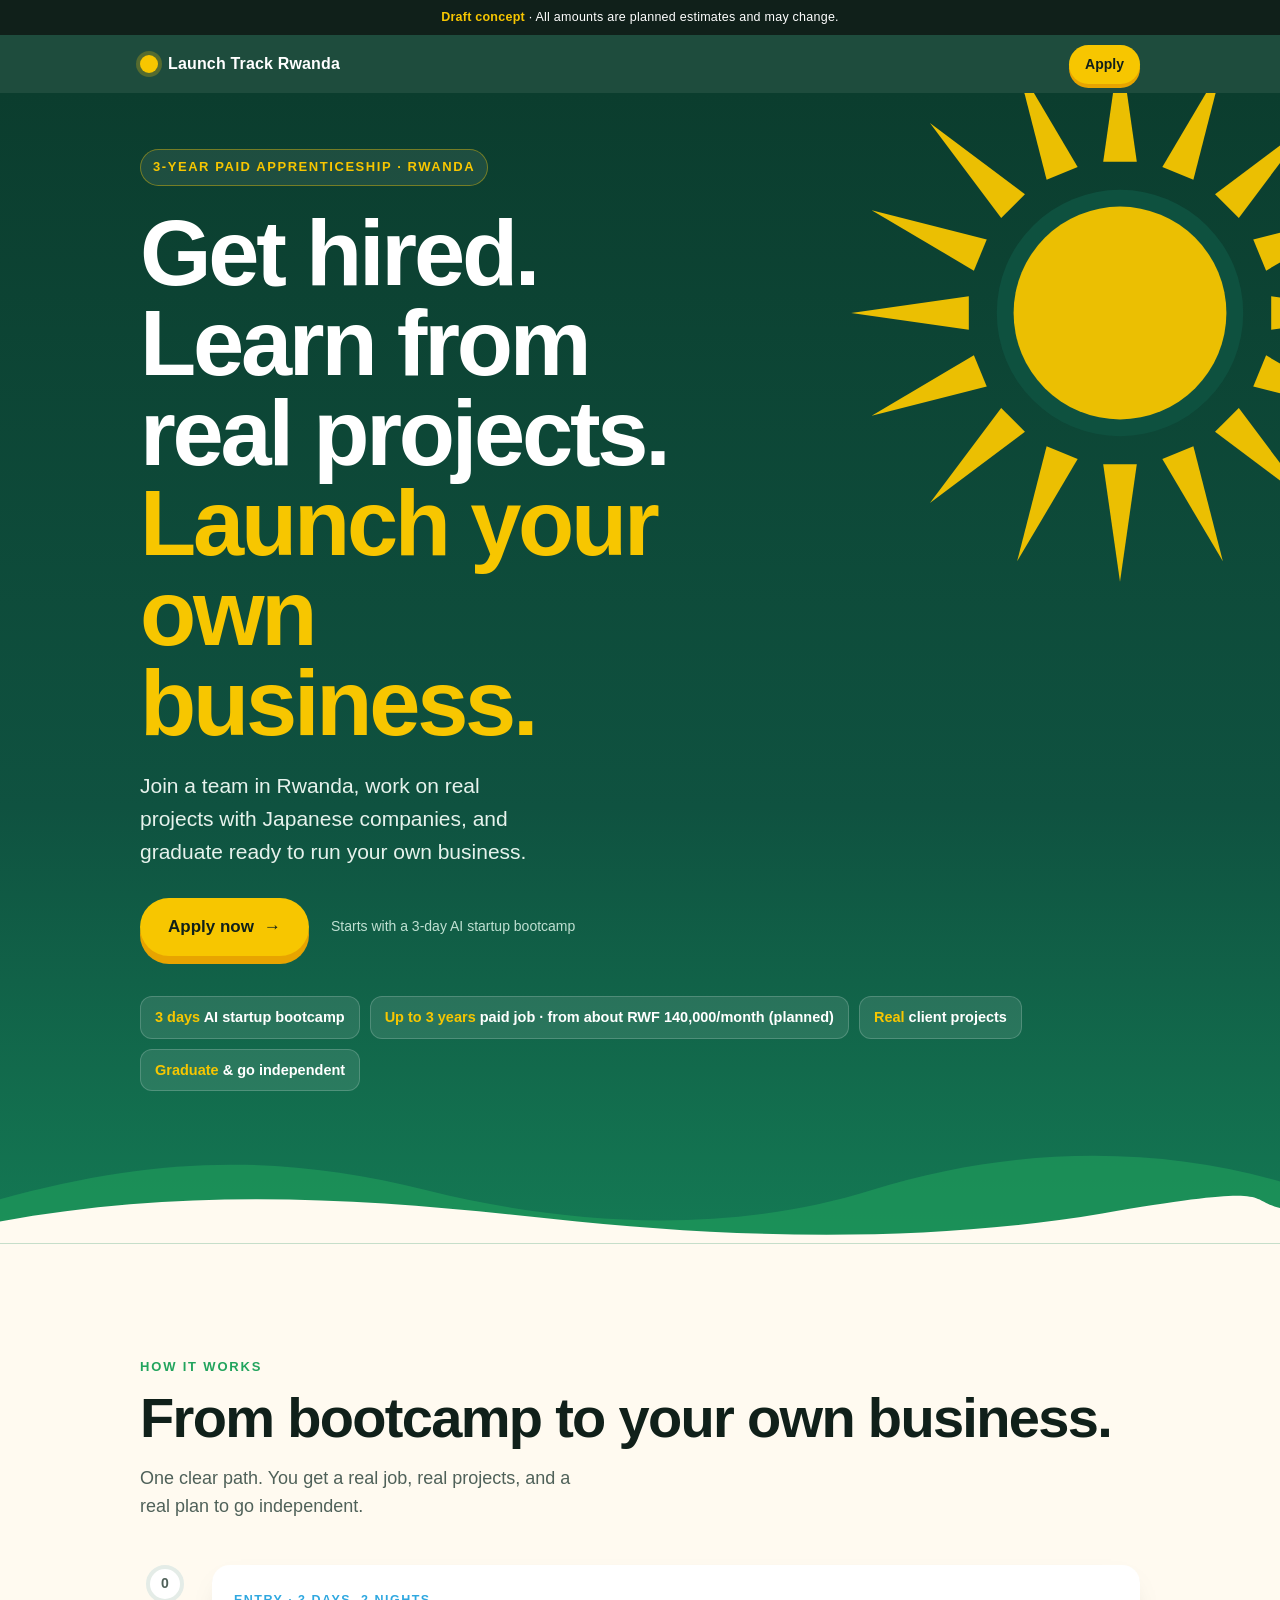
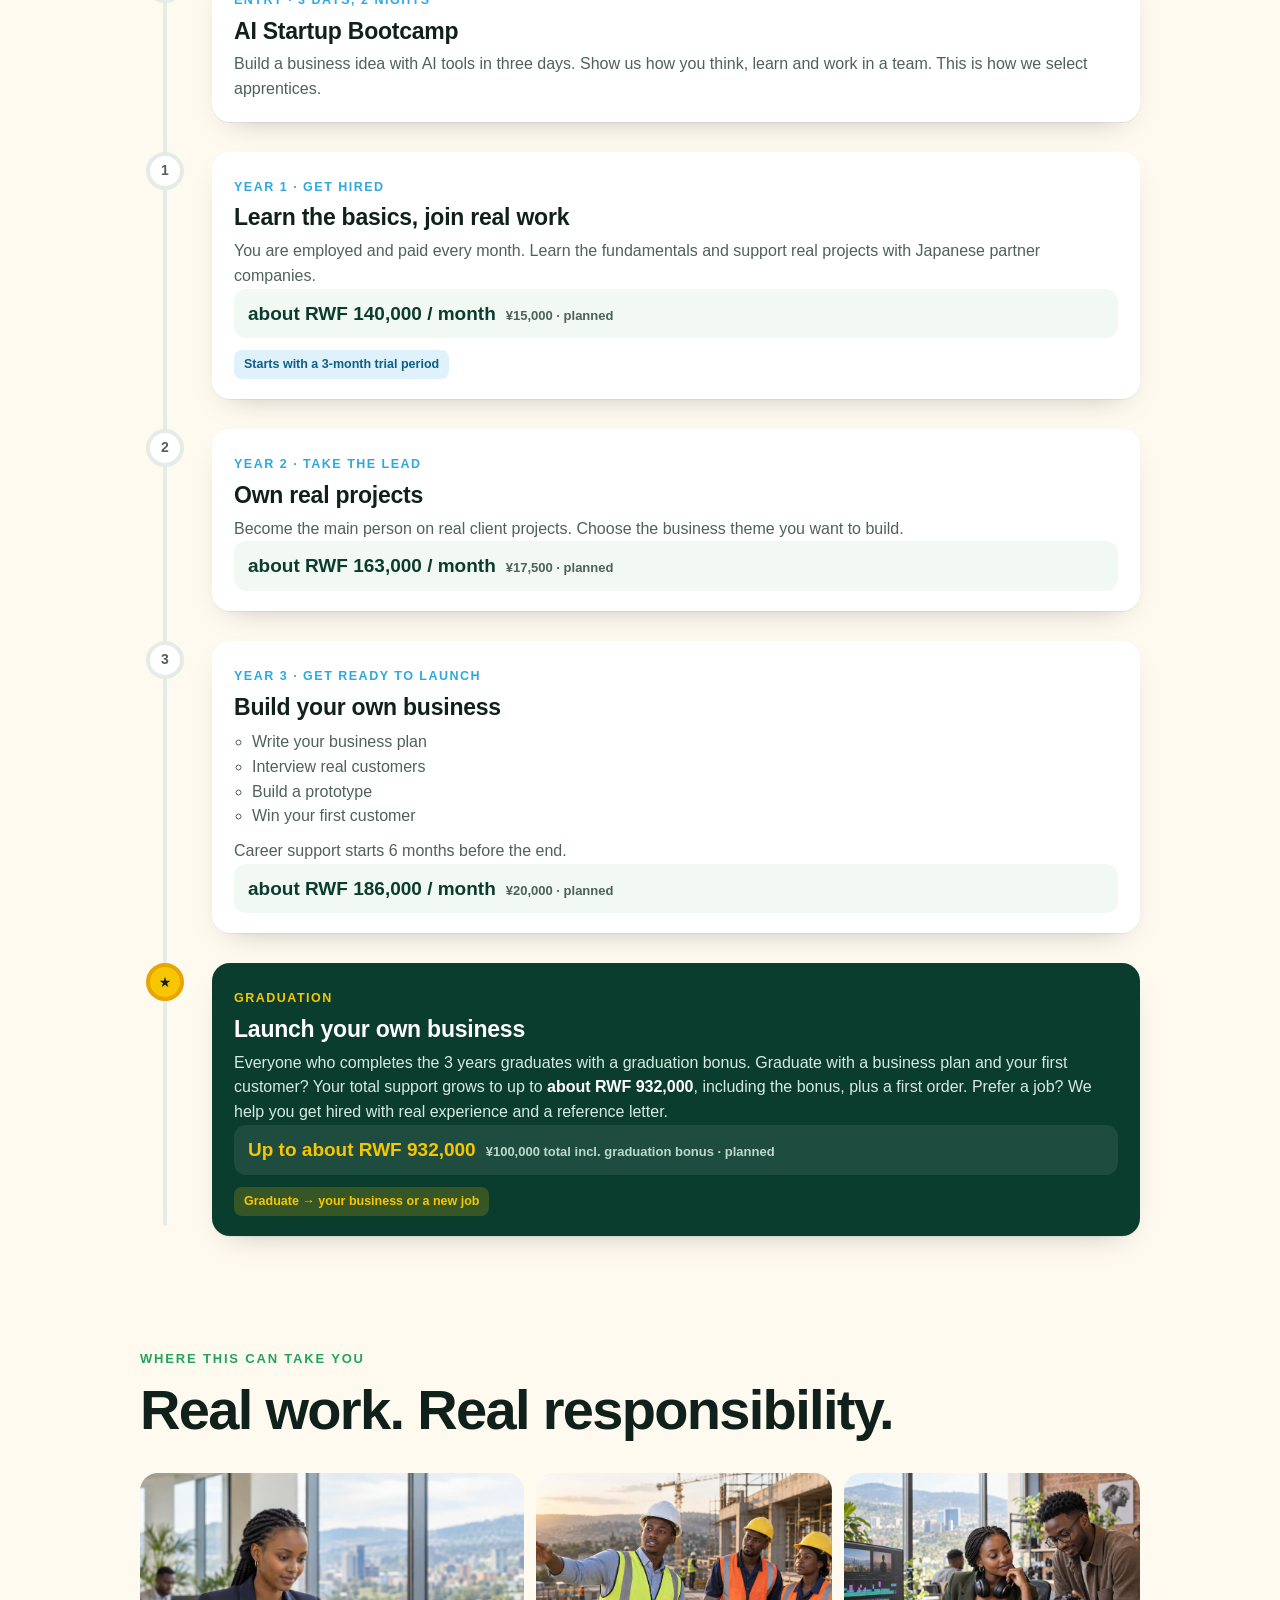
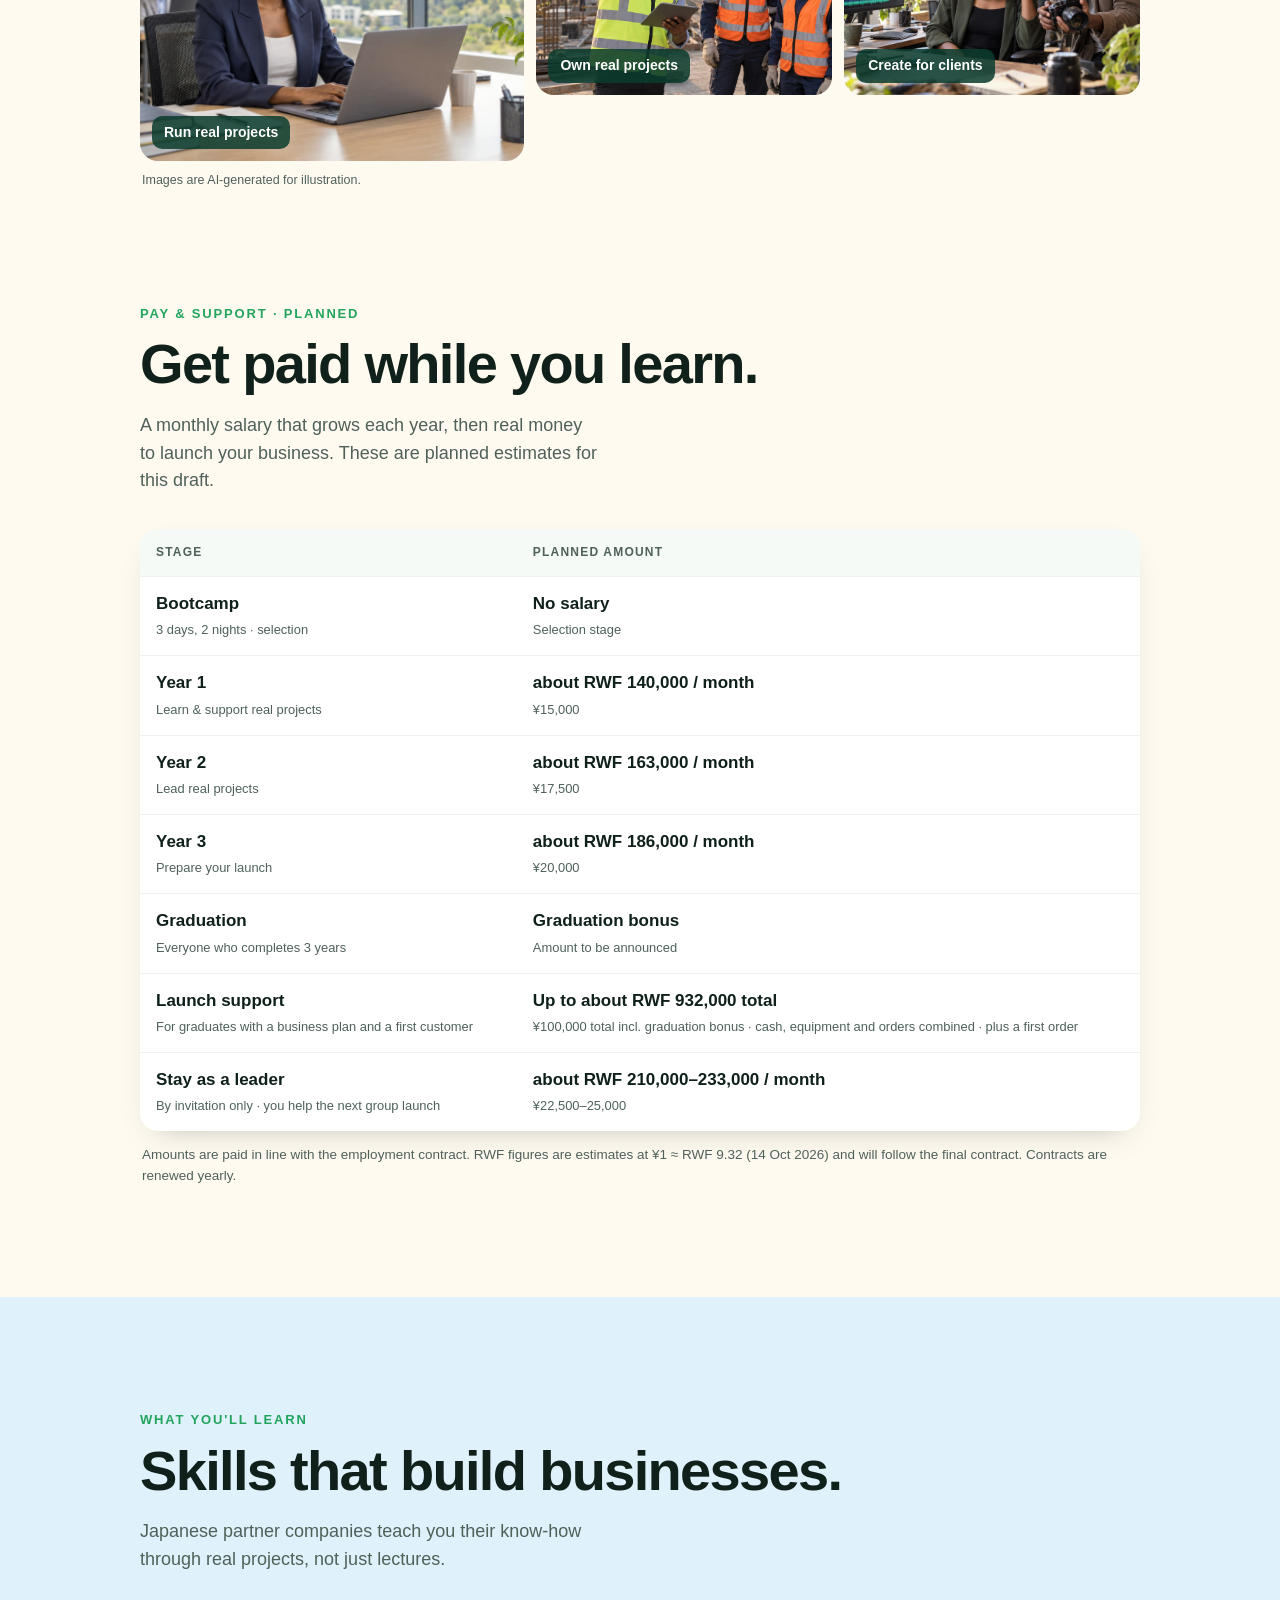
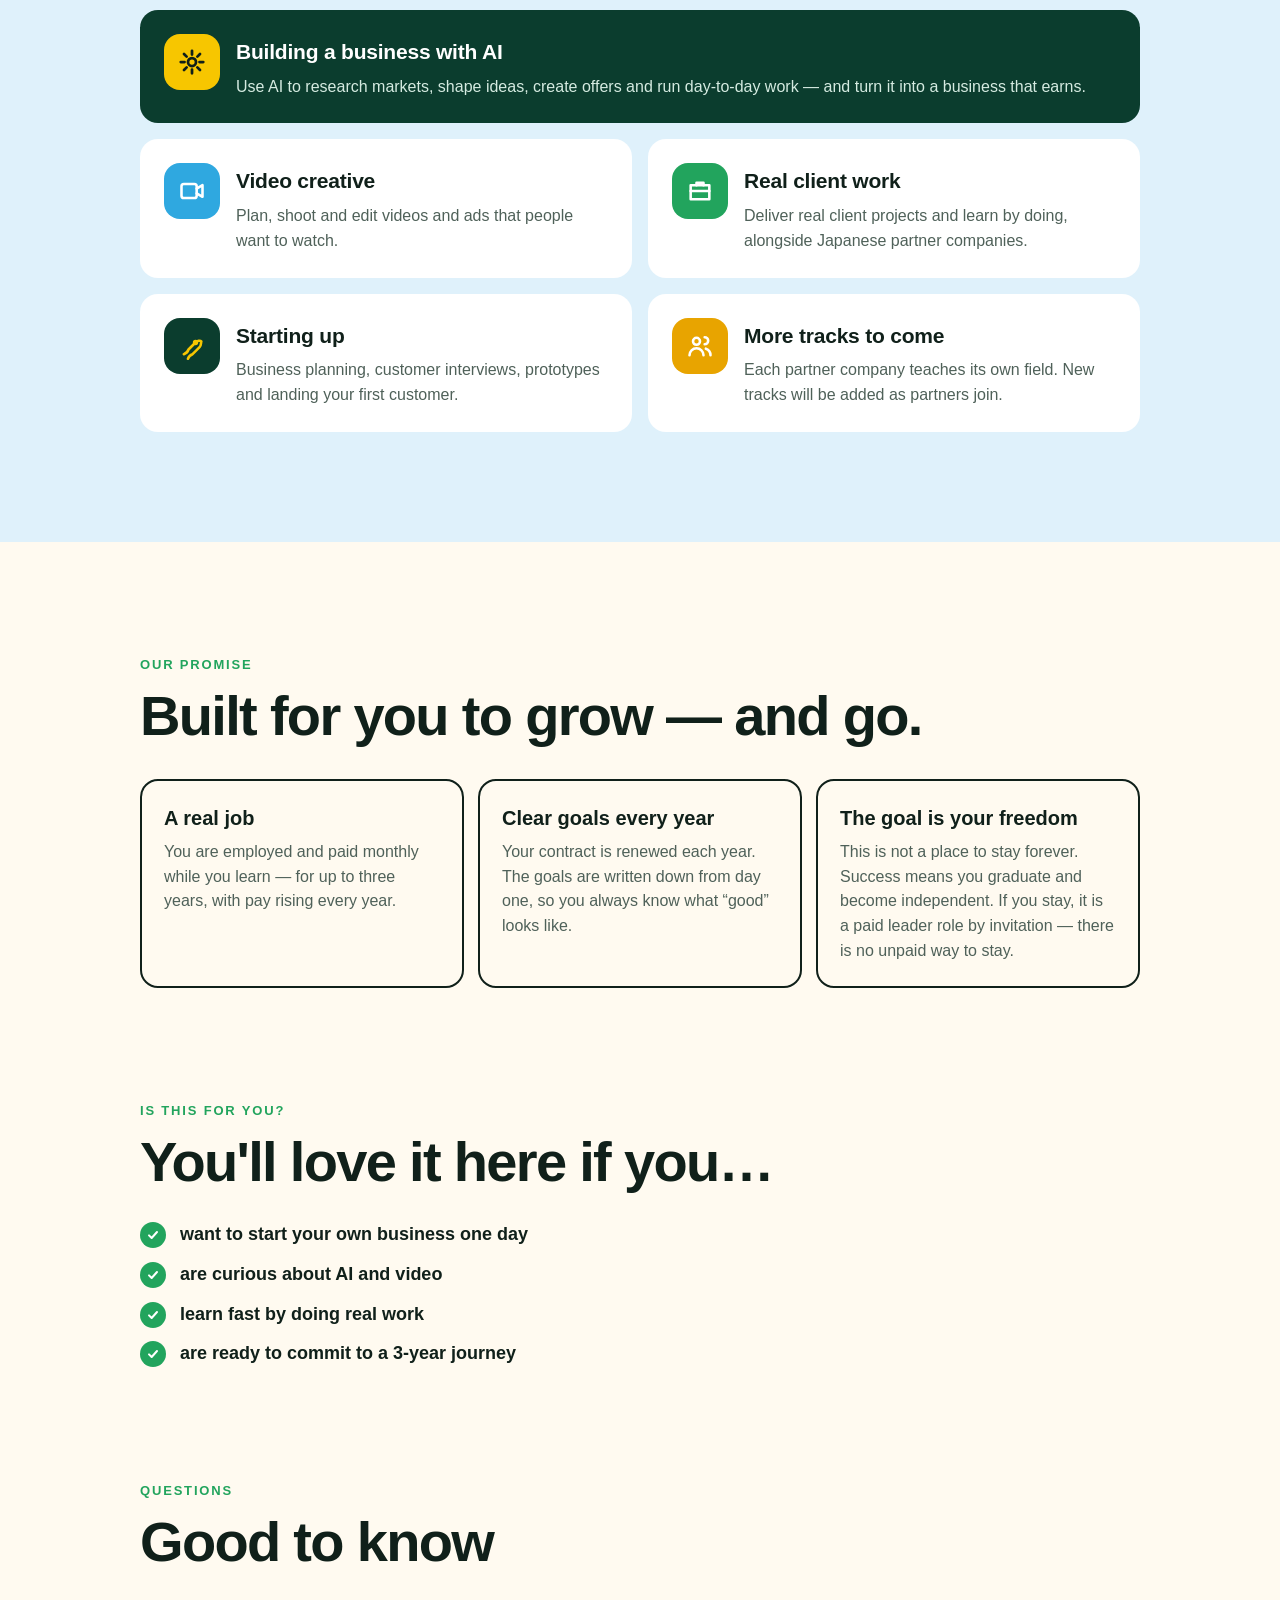
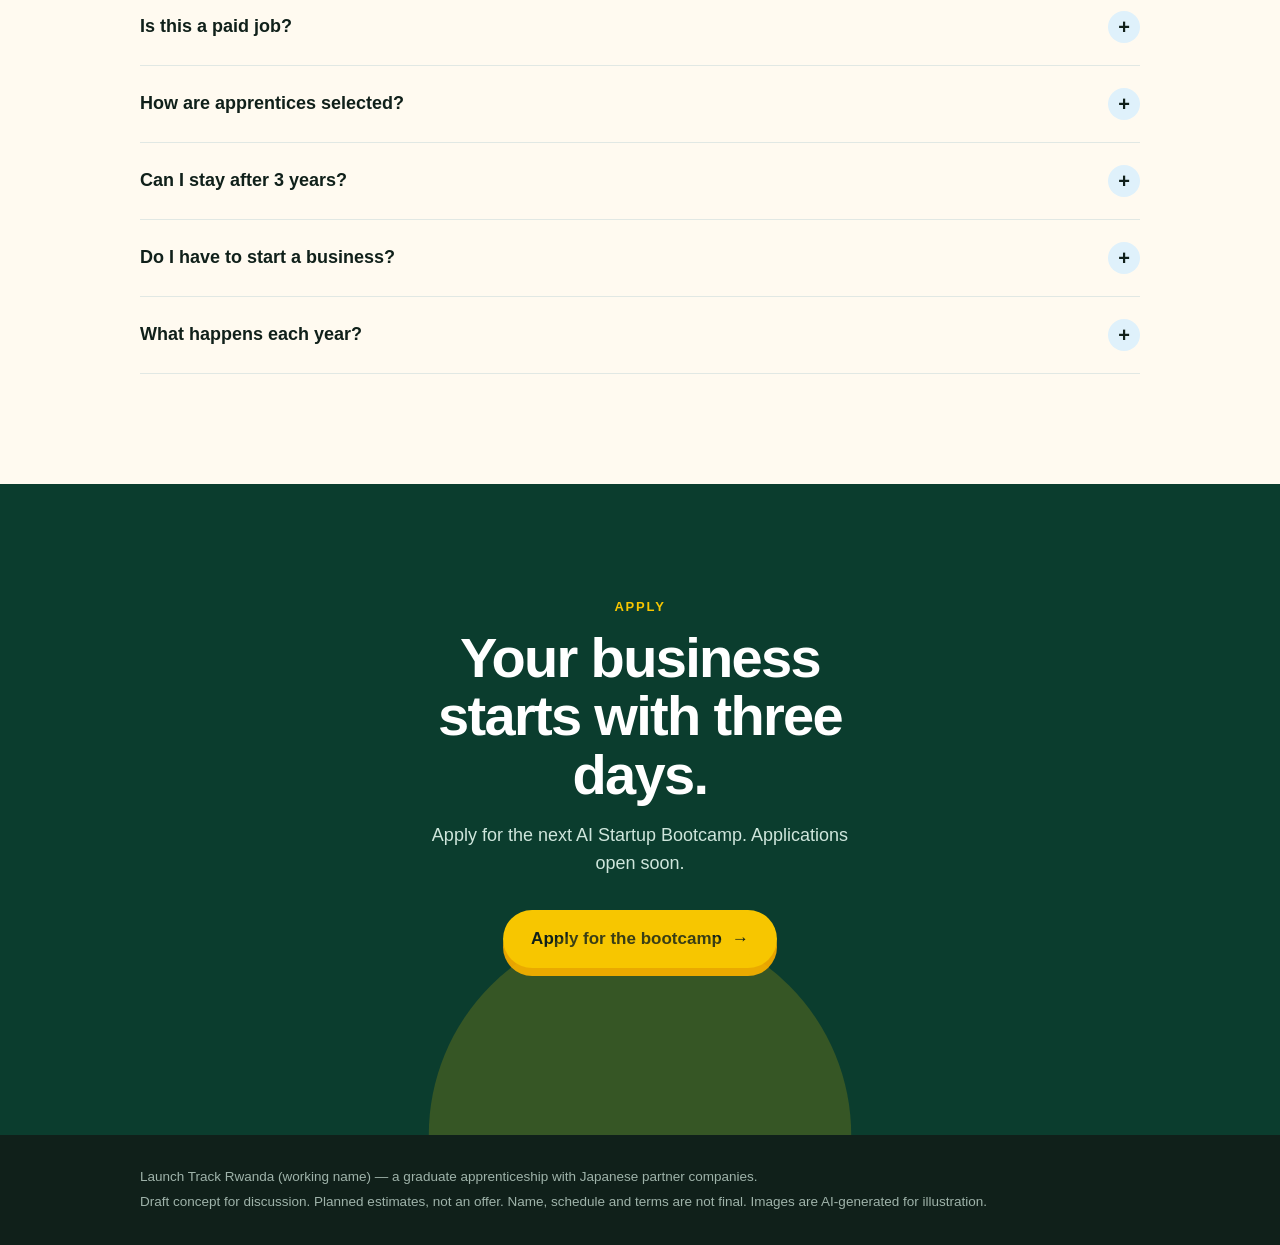
<file: recruit/index.html>
<!doctype html>
<html lang="en">
<head>
<meta charset="utf-8">
<meta name="viewport" content="width=device-width, initial-scale=1, viewport-fit=cover">
<title>Launch Track Rwanda — Get hired. Learn from real projects. Launch your own business.</title>
<meta name="description" content="A 3-year paid apprenticeship in Rwanda. Work on real projects with Japanese companies, learn AI-powered business and video creative, then graduate and launch your own business.">
<meta name="robots" content="noindex, nofollow">
<meta name="theme-color" content="#0b3d2e">
<link rel="icon" href="data:image/svg+xml,%3Csvg xmlns='http://www.w3.org/2000/svg' viewBox='0 0 64 64'%3E%3Ccircle cx='32' cy='32' r='14' fill='%23f7c600'/%3E%3C/svg%3E">
<style>
:root{
  --forest:#0b3d2e; --forest-2:#0f5240; --sky:#2fa8e0; --sky-soft:#dff1fb;
  --sun:#f7c600; --sun-deep:#e8a400; --leaf:#22a45d; --paper:#fffaf0; --ink:#10201a; --muted:#4f6159;
  --r:18px; --pad:clamp(20px,5vw,40px);
  --display:"Avenir Next","Segoe UI","Helvetica Neue",Arial,system-ui,sans-serif;
}
*{box-sizing:border-box}
html{scroll-behavior:smooth}
body{margin:0;font-family:var(--display);color:var(--ink);background:var(--paper);line-height:1.55;-webkit-font-smoothing:antialiased}
a{color:inherit}
.wrap{max-width:1080px;margin:0 auto;padding:0 var(--pad)}
.draft-bar{background:var(--ink);color:#fff;font-size:12.5px;text-align:center;padding:8px 14px;letter-spacing:.02em}
.draft-bar b{color:var(--sun)}

/* nav */
.nav{position:sticky;top:0;z-index:20;background:rgba(11,61,46,.92);backdrop-filter:blur(8px);-webkit-backdrop-filter:blur(8px)}
.nav .wrap{display:flex;align-items:center;justify-content:space-between;height:58px}
.brand{display:flex;align-items:center;gap:10px;color:#fff;font-weight:800;text-decoration:none;letter-spacing:.01em}
.brand i{width:18px;height:18px;border-radius:50%;background:var(--sun);box-shadow:0 0 0 4px rgba(247,198,0,.25)}
.btn{display:inline-flex;align-items:center;justify-content:center;gap:10px;font:inherit;font-weight:800;border:0;border-radius:999px;cursor:pointer;text-decoration:none;transition:transform .2s,box-shadow .2s,background .2s}
.btn-sun{background:var(--sun);color:var(--ink);padding:16px 28px;font-size:17px;box-shadow:0 8px 0 var(--sun-deep)}
.btn-sun:hover{transform:translateY(-2px)}
.btn-sun:active{transform:translateY(5px);box-shadow:0 3px 0 var(--sun-deep)}
.btn-sm{padding:9px 16px;font-size:14px;box-shadow:0 4px 0 var(--sun-deep)}
.btn:focus-visible{outline:3px solid #fff;outline-offset:3px}
.arrow{display:inline-block;transition:transform .2s}
.btn:hover .arrow{transform:translateX(4px)}

/* hero */
.hero{position:relative;overflow:hidden;background:linear-gradient(180deg,var(--forest) 0%,var(--forest-2) 62%,#147a54 100%);color:#fff;padding:56px 0 0}
.sun{position:absolute;right:-120px;top:-60px;width:min(560px,120vw);aspect-ratio:1;pointer-events:none;opacity:.95}
@media(max-width:719px){.sun{width:330px;right:-150px;top:-90px;opacity:.32}}
.sun .rays{transform-origin:50% 50%;animation:spin 90s linear infinite}
@keyframes spin{to{transform:rotate(360deg)}}
.hero .wrap{position:relative}
.eyebrow{display:inline-block;font-size:13px;font-weight:800;letter-spacing:.12em;text-transform:uppercase;color:var(--sun);background:rgba(255,255,255,.08);border:1px solid rgba(247,198,0,.4);padding:7px 12px;border-radius:999px}
.hero h1{font-size:clamp(40px,10.5vw,92px);line-height:.98;letter-spacing:-.035em;margin:22px 0 22px;font-weight:900;max-width:11ch}
.hero h1 span{display:block}
.hero h1 .hl{color:var(--sun)}
.hero p.lead{font-size:clamp(17px,4.4vw,21px);max-width:34ch;color:#e6f2ec;margin:0 0 30px}
.hero-cta{display:flex;flex-wrap:wrap;align-items:center;gap:18px 22px}
.hero-cta small{color:#bfe0d2;font-size:14px}
.chips{display:flex;flex-wrap:wrap;gap:10px;margin:40px 0 0;padding:0;list-style:none}
.chips li{background:rgba(255,255,255,.1);border:1px solid rgba(255,255,255,.18);padding:9px 14px;border-radius:12px;font-size:14.5px;font-weight:700}
.chips li b{color:var(--sun)}
.hills{display:block;width:100%;height:auto;margin-top:46px}

/* sections */
section{padding:clamp(64px,11vw,110px) 0}
.kicker{font-size:13px;font-weight:800;letter-spacing:.14em;text-transform:uppercase;color:var(--leaf)}
h2{font-size:clamp(32px,7.4vw,56px);line-height:1.04;letter-spacing:-.03em;margin:10px 0 18px;font-weight:900}
.sub{color:var(--muted);font-size:18px;max-width:46ch;margin:0}

/* track */
.track{list-style:none;margin:44px 0 0;padding:0;position:relative}
.track::before{content:"";position:absolute;left:23px;top:10px;bottom:10px;width:4px;border-radius:4px;background:#e4ece7}
.track::after{content:"";position:absolute;left:23px;top:10px;width:4px;border-radius:4px;background:linear-gradient(var(--sky),var(--leaf),var(--sun));height:var(--fill,0px);transition:height .15s linear}
.step{position:relative;padding:0 0 30px 72px}
.step:last-child{padding-bottom:0}
.dot{position:absolute;left:6px;top:0;width:38px;height:38px;border-radius:50%;background:#fff;border:4px solid #e4ece7;display:grid;place-items:center;font-weight:900;font-size:14px;color:var(--muted);transition:all .35s;z-index:1}
.step.on .dot{border-color:var(--leaf);color:var(--forest);transform:scale(1.06)}
.step.final .dot{background:var(--sun);border-color:var(--sun-deep);color:var(--ink)}
.card{background:#fff;border-radius:var(--r);padding:22px 22px 20px;box-shadow:0 1px 0 rgba(16,32,26,.06),0 12px 30px -18px rgba(16,32,26,.35)}
.when{font-size:12.5px;font-weight:800;letter-spacing:.12em;text-transform:uppercase;color:var(--sky)}
.card h3{font-size:23px;line-height:1.15;margin:6px 0 8px;letter-spacing:-.01em}
.card p{margin:0;color:var(--muted)}
.card ul{margin:10px 0 0;padding-left:18px;color:var(--muted)}
.step.final .card{background:var(--forest);color:#fff}
.step.final .card p,.step.final .card ul{color:#d5ebe1}
.step.final .when{color:var(--sun)}
.tag{display:inline-block;margin-top:12px;font-size:12.5px;font-weight:800;background:var(--sky-soft);color:#0c5f86;padding:5px 10px;border-radius:8px}
.pay{display:flex;align-items:baseline;flex-wrap:wrap;gap:4px 10px;margin:12px 0 0;padding:10px 14px;border-radius:12px;background:#f2f8f4;font-weight:800}
.pay b{font-size:19px;color:var(--forest)}
.pay small{font-weight:600;color:var(--muted);font-size:13px}
.step.final .pay{background:rgba(255,255,255,.08)}.step.final .pay b{color:var(--sun)}.step.final .pay small{color:#bcd9cc}
.money{background:#fff;border-radius:var(--r);margin-top:34px;overflow:hidden;box-shadow:0 12px 30px -18px rgba(16,32,26,.35)}
.money table{width:100%;border-collapse:collapse;font-size:15.5px}
.money th,.money td{text-align:left;padding:14px 16px;border-bottom:1px solid #edf2ef;vertical-align:top}
.money th{font-size:12px;letter-spacing:.1em;text-transform:uppercase;color:var(--muted);background:#f6faf7}
.money td b{display:block;font-size:17px}
.money td small{color:var(--muted)}
.money tr:last-child td{border-bottom:0}
.fine{font-size:13.5px;color:var(--muted);margin:14px 2px 0}
.step.final .tag{background:rgba(247,198,0,.18);color:var(--sun)}

.photos{display:grid;gap:12px;margin-top:34px}
@media(min-width:820px){.photos{grid-template-columns:1.3fr 1fr 1fr}}
.photos figure{margin:0;border-radius:var(--r);overflow:hidden;position:relative;aspect-ratio:4/3;background:#e4ece7}
.photos img{width:100%;height:100%;object-fit:cover;display:block}
.photos figcaption{position:absolute;left:12px;bottom:12px;background:rgba(11,61,46,.85);color:#fff;font-weight:800;font-size:14px;padding:6px 12px;border-radius:10px}
.aicap{font-size:12.5px;color:var(--muted);margin:10px 2px 0}
/* learn */
.learn{background:var(--sky-soft)}
.grid{display:grid;grid-template-columns:1fr;gap:16px;margin-top:36px}
@media(min-width:720px){.grid{grid-template-columns:1fr 1fr}}
.skill{background:#fff;border-radius:var(--r);padding:24px;display:grid;grid-template-columns:56px 1fr;gap:16px;align-items:start}
.skill .ic{width:56px;height:56px;border-radius:16px;display:grid;place-items:center}
.skill h3{margin:2px 0 6px;font-size:21px;letter-spacing:-.01em}
.skill p{margin:0;color:var(--muted)}
.skill.feat{grid-column:1/-1;background:var(--forest);color:#fff}
.skill.feat p{color:#d5ebe1}

/* promise */
.promise .row{display:grid;gap:14px;margin-top:34px}
@media(min-width:820px){.promise .row{grid-template-columns:repeat(3,1fr)}}
.pill{border:2px solid var(--ink);border-radius:var(--r);padding:22px}
.pill b{display:block;font-size:20px;margin-bottom:6px}
.pill p{margin:0;color:var(--muted)}

/* fit */
.fit ul{list-style:none;padding:0;margin:30px 0 0;display:grid;gap:12px}
.fit li{display:flex;gap:14px;align-items:flex-start;font-size:18px;font-weight:600}
.fit li::before{content:"";flex:none;width:26px;height:26px;margin-top:1px;border-radius:50%;background:var(--leaf) url("data:image/svg+xml,%3Csvg xmlns='http://www.w3.org/2000/svg' viewBox='0 0 24 24'%3E%3Cpath d='M6 12.5l4 4 8-9' fill='none' stroke='white' stroke-width='3' stroke-linecap='round' stroke-linejoin='round'/%3E%3C/svg%3E") center/16px no-repeat}

/* faq */
.faq details{border-bottom:1px solid #e1e8e4;padding:4px 0}
.faq summary{list-style:none;cursor:pointer;display:flex;justify-content:space-between;align-items:center;gap:16px;padding:18px 0;font-weight:800;font-size:18px}
.faq summary::-webkit-details-marker{display:none}
.faq summary::after{content:"+";flex:none;width:32px;height:32px;border-radius:50%;background:var(--sky-soft);display:grid;place-items:center;font-size:20px;transition:transform .25s}
.faq details[open] summary::after{transform:rotate(45deg)}
.faq details p{margin:0 0 18px;color:var(--muted);max-width:60ch}

/* apply */
.apply{position:relative;overflow:hidden;background:var(--forest);color:#fff;text-align:center}
.apply h2{max-width:14ch;margin-left:auto;margin-right:auto}
.apply .sub{color:#cfe6dc;margin:0 auto 32px}
.apply .sun2{position:absolute;left:50%;bottom:-220px;width:440px;transform:translateX(-50%);opacity:.18;pointer-events:none}
.note{margin-top:22px;font-size:14px;color:#a9cfbf;min-height:1.5em}
.note.show{color:var(--sun);font-weight:700}

footer{background:var(--ink);color:#9fb3aa;font-size:13.5px;padding:28px 0 calc(28px + env(safe-area-inset-bottom))}
footer p{margin:4px 0}

/* sticky mobile CTA */
.mcta{position:fixed;left:12px;right:12px;bottom:calc(12px + env(safe-area-inset-bottom));z-index:30;transform:translateY(140%);transition:transform .35s}
.mcta.show{transform:none}
.mcta .btn{width:100%;padding:15px}
@media(min-width:820px){.mcta{display:none}}

/* reveal */
.rv{opacity:0;transform:translateY(18px);transition:opacity .6s,transform .6s}
.rv.in{opacity:1;transform:none}
@media (prefers-reduced-motion:reduce){
  html{scroll-behavior:auto}
  .sun .rays{animation:none}
  .rv{opacity:1;transform:none;transition:none}
  .track::after{transition:none}
}
</style>
</head>
<body>

<div class="draft-bar"><b>Draft concept</b> · All amounts are planned estimates and may change.</div>

<header class="nav">
  <div class="wrap">
    <a class="brand" href="#top"><i aria-hidden="true"></i>Launch Track Rwanda</a>
    <a class="btn btn-sun btn-sm" href="#apply">Apply</a>
  </div>
</header>

<main id="top">
  <!-- HERO -->
  <section class="hero" style="padding-bottom:0">
    <svg class="sun" viewBox="0 0 200 200" aria-hidden="true">
      <g class="rays" fill="#f7c600">
        <!-- abstract sunrise (16 rays) -->
        <g id="ray"><path d="M100 4 L106 46 L94 46 Z"/></g>
      </g>
      <circle cx="100" cy="100" r="44" fill="#0f5240"/>
      <circle cx="100" cy="100" r="38" fill="#f7c600"/>
    </svg>
    <div class="wrap">
      <span class="eyebrow">3-year paid apprenticeship · Rwanda</span>
      <h1><span>Get hired.</span><span>Learn from real&nbsp;projects.</span><span class="hl">Launch your own business.</span></h1>
      <p class="lead">Join a team in Rwanda, work on real projects with Japanese companies, and graduate ready to run your own business.</p>
      <div class="hero-cta">
        <a class="btn btn-sun" href="#apply">Apply now <span class="arrow" aria-hidden="true">→</span></a>
        <small>Starts with a 3-day AI startup bootcamp</small>
      </div>
      <ul class="chips" aria-label="Program at a glance">
        <li><b>3 days</b> AI startup bootcamp</li>
        <li><b>Up to 3 years</b> paid job · from about RWF 140,000/month (planned)</li>
        <li><b>Real</b> client projects</li>
        <li><b>Graduate</b> &amp; go independent</li>
      </ul>
    </div>
    <svg class="hills" viewBox="0 0 1440 120" preserveAspectRatio="none" aria-hidden="true">
      <path d="M0 70 C 180 20 320 20 480 60 S 820 110 980 60 S 1300 10 1440 50 L1440 120 L0 120 Z" fill="#22a45d" opacity=".55"/>
      <path d="M0 95 C 220 55 420 70 620 92 S 1040 120 1240 86 S 1400 70 1440 80 L1440 120 L0 120 Z" fill="#fffaf0"/>
    </svg>
  </section>

  <!-- HOW IT WORKS -->
  <section id="how">
    <div class="wrap">
      <span class="kicker">How it works</span>
      <h2 class="rv">From bootcamp to your own business.</h2>
      <p class="sub rv">One clear path. You get a real job, real projects, and a real plan to go independent.</p>

      <ol class="track" id="track">
        <li class="step rv">
          <span class="dot">0</span>
          <div class="card">
            <span class="when">Entry · 3 days, 2 nights</span>
            <h3>AI Startup Bootcamp</h3>
            <p>Build a business idea with AI tools in three days. Show us how you think, learn and work in a team. This is how we select apprentices.</p>
          </div>
        </li>
        <li class="step rv">
          <span class="dot">1</span>
          <div class="card">
            <span class="when">Year 1 · Get hired</span>
            <h3>Learn the basics, join real work</h3>
            <p>You are employed and paid every month. Learn the fundamentals and support real projects with Japanese partner companies.</p>
            <p class="pay"><b>about RWF 140,000 / month</b><small>¥15,000 · planned</small></p>
            <span class="tag">Starts with a 3-month trial period</span>
          </div>
        </li>
        <li class="step rv">
          <span class="dot">2</span>
          <div class="card">
            <span class="when">Year 2 · Take the lead</span>
            <h3>Own real projects</h3>
            <p>Become the main person on real client projects. Choose the business theme you want to build.</p>
            <p class="pay"><b>about RWF 163,000 / month</b><small>¥17,500 · planned</small></p>
          </div>
        </li>
        <li class="step rv">
          <span class="dot">3</span>
          <div class="card">
            <span class="when">Year 3 · Get ready to launch</span>
            <h3>Build your own business</h3>
            <ul>
              <li>Write your business plan</li>
              <li>Interview real customers</li>
              <li>Build a prototype</li>
              <li>Win your first customer</li>
            </ul>
            <p style="margin-top:10px">Career support starts 6 months before the end.</p>
            <p class="pay"><b>about RWF 186,000 / month</b><small>¥20,000 · planned</small></p>
          </div>
        </li>
        <li class="step final rv">
          <span class="dot">★</span>
          <div class="card">
            <span class="when">Graduation</span>
            <h3>Launch your own business</h3>
            <p>Everyone who completes the 3 years graduates with a graduation bonus. Graduate with a business plan and your first customer? Your total support grows to up to <b style="color:#fff">about RWF 932,000</b>, including the bonus, plus a first order. Prefer a job? We help you get hired with real experience and a reference letter.</p>
            <p class="pay"><b>Up to about RWF 932,000</b><small>¥100,000 total incl. graduation bonus · planned</small></p>
            <span class="tag">Graduate → your business or a new job</span>
          </div>
        </li>
      </ol>
    </div>
  </section>

  <!-- PHOTOS -->
  <section style="padding-top:0">
    <div class="wrap">
      <span class="kicker">Where this can take you</span>
      <h2 class="rv">Real work. Real responsibility.</h2>
      <div class="photos">
        <figure class="rv"><img src="assets/img/office-900.jpg" width="900" height="600" loading="lazy" alt="A young professional in a navy suit working on a laptop in a bright Kigali office"><figcaption>Run real projects</figcaption></figure>
        <figure class="rv"><img src="assets/img/construction-900.jpg" width="900" height="600" loading="lazy" alt="A young site supervisor giving directions to two workers on a construction site in Kigali"><figcaption>Own real projects</figcaption></figure>
        <figure class="rv"><img src="assets/img/creator-900.jpg" width="900" height="600" loading="lazy" alt="A young video creator editing a client video while a colleague shows her a shot on his camera"><figcaption>Create for clients</figcaption></figure>
      </div>
      <p class="aicap">Images are AI-generated for illustration.</p>
    </div>
  </section>

  <!-- PAY -->
  <section id="pay" style="padding-top:0">
    <div class="wrap">
      <span class="kicker">Pay &amp; support · planned</span>
      <h2 class="rv">Get paid while you learn.</h2>
      <p class="sub rv">A monthly salary that grows each year, then real money to launch your business. These are planned estimates for this draft.</p>
      <div class="money rv">
        <table>
          <thead><tr><th>Stage</th><th>Planned amount</th></tr></thead>
          <tbody>
            <tr><td><b>Bootcamp</b><small>3 days, 2 nights · selection</small></td><td><b>No salary</b><small>Selection stage</small></td></tr>
            <tr><td><b>Year 1</b><small>Learn &amp; support real projects</small></td><td><b>about RWF 140,000 / month</b><small>¥15,000</small></td></tr>
            <tr><td><b>Year 2</b><small>Lead real projects</small></td><td><b>about RWF 163,000 / month</b><small>¥17,500</small></td></tr>
            <tr><td><b>Year 3</b><small>Prepare your launch</small></td><td><b>about RWF 186,000 / month</b><small>¥20,000</small></td></tr>
            <tr><td><b>Graduation</b><small>Everyone who completes 3 years</small></td><td><b>Graduation bonus</b><small>Amount to be announced</small></td></tr>
            <tr><td><b>Launch support</b><small>For graduates with a business plan and a first customer</small></td><td><b>Up to about RWF 932,000 total</b><small>¥100,000 total incl. graduation bonus · cash, equipment and orders combined · plus a first order</small></td></tr>
            <tr><td><b>Stay as a leader</b><small>By invitation only · you help the next group launch</small></td><td><b>about RWF 210,000–233,000 / month</b><small>¥22,500–25,000</small></td></tr>
          </tbody>
        </table>
      </div>
      <p class="fine">Amounts are paid in line with the employment contract. RWF figures are estimates at ¥1 ≈ RWF 9.32 (14 Oct 2026) and will follow the final contract. Contracts are renewed yearly.</p>
    </div>
  </section>

  <!-- WHAT YOU'LL LEARN -->
  <section class="learn" id="learn">
    <div class="wrap">
      <span class="kicker">What you'll learn</span>
      <h2 class="rv">Skills that build businesses.</h2>
      <p class="sub rv">Japanese partner companies teach you their know-how through real projects, not just lectures.</p>
      <div class="grid">
        <div class="skill feat rv">
          <span class="ic" style="background:var(--sun)" aria-hidden="true">
            <svg width="30" height="30" viewBox="0 0 24 24" fill="none" stroke="#10201a" stroke-width="2.2" stroke-linecap="round" stroke-linejoin="round"><path d="M12 3v3M12 18v3M3 12h3M18 12h3M5.6 5.6l2.1 2.1M16.3 16.3l2.1 2.1M5.6 18.4l2.1-2.1M16.3 7.7l2.1-2.1"/><circle cx="12" cy="12" r="3.2"/></svg>
          </span>
          <div><h3>Building a business with AI</h3><p>Use AI to research markets, shape ideas, create offers and run day-to-day work — and turn it into a business that earns.</p></div>
        </div>
        <div class="skill rv">
          <span class="ic" style="background:var(--sky)" aria-hidden="true">
            <svg width="28" height="28" viewBox="0 0 24 24" fill="none" stroke="#fff" stroke-width="2.2" stroke-linecap="round" stroke-linejoin="round"><rect x="3" y="6" width="13" height="12" rx="2"/><path d="M16 10l5-3v10l-5-3"/></svg>
          </span>
          <div><h3>Video creative</h3><p>Plan, shoot and edit videos and ads that people want to watch.</p></div>
        </div>
        <div class="skill rv">
          <span class="ic" style="background:var(--leaf)" aria-hidden="true">
            <svg width="28" height="28" viewBox="0 0 24 24" fill="none" stroke="#fff" stroke-width="2.2" stroke-linecap="round" stroke-linejoin="round"><path d="M4 7h16v12H4z"/><path d="M9 7V5h6v2"/><path d="M4 12h16"/></svg>
          </span>
          <div><h3>Real client work</h3><p>Deliver real client projects and learn by doing, alongside Japanese partner companies.</p></div>
        </div>
        <div class="skill rv">
          <span class="ic" style="background:var(--forest)" aria-hidden="true">
            <svg width="28" height="28" viewBox="0 0 24 24" fill="none" stroke="#f7c600" stroke-width="2.2" stroke-linecap="round" stroke-linejoin="round"><path d="M5 19c3-1 4-4 4-4l6-6c1.5-1.5 4-2 5-1-0.5 1.5 0 3.5-1.5 5l-6 6s-3 1-4 4"/><circle cx="15" cy="9" r="1.2"/></svg>
          </span>
          <div><h3>Starting up</h3><p>Business planning, customer interviews, prototypes and landing your first customer.</p></div>
        </div>
        <div class="skill rv">
          <span class="ic" style="background:var(--sun-deep)" aria-hidden="true">
            <svg width="28" height="28" viewBox="0 0 24 24" fill="none" stroke="#fff" stroke-width="2.2" stroke-linecap="round" stroke-linejoin="round"><circle cx="9" cy="8" r="3"/><path d="M3 20c0-3.3 2.7-6 6-6s6 2.7 6 6"/><path d="M16 4.5a3 3 0 0 1 0 6M21 20c0-2.6-1.7-4.9-4-5.7"/></svg>
          </span>
          <div><h3>More tracks to come</h3><p>Each partner company teaches its own field. New tracks will be added as partners join.</p></div>
        </div>
      </div>
    </div>
  </section>

  <!-- PROMISE -->
  <section class="promise">
    <div class="wrap">
      <span class="kicker">Our promise</span>
      <h2 class="rv">Built for you to grow — and go.</h2>
      <div class="row">
        <div class="pill rv"><b>A real job</b><p>You are employed and paid monthly while you learn — for up to three years, with pay rising every year.</p></div>
        <div class="pill rv"><b>Clear goals every year</b><p>Your contract is renewed each year. The goals are written down from day one, so you always know what “good” looks like.</p></div>
        <div class="pill rv"><b>The goal is your freedom</b><p>This is not a place to stay forever. Success means you graduate and become independent. If you stay, it is a paid leader role by invitation — there is no unpaid way to stay.</p></div>
      </div>
    </div>
  </section>

  <!-- FIT -->
  <section class="fit" style="padding-top:0">
    <div class="wrap">
      <span class="kicker">Is this for you?</span>
      <h2 class="rv">You'll love it here if you…</h2>
      <ul>
        <li class="rv">want to start your own business one day</li>
        <li class="rv">are curious about AI and video</li>
        <li class="rv">learn fast by doing real work</li>
        <li class="rv">are ready to commit to a 3-year journey</li>
      </ul>
    </div>
  </section>

  <!-- FAQ -->
  <section class="faq" style="padding-top:0">
    <div class="wrap">
      <span class="kicker">Questions</span>
      <h2 class="rv">Good to know</h2>
      <details><summary>Is this a paid job?</summary><p>Yes. You are employed by the program's company in Rwanda and receive a monthly salary during your time in the program. The planned salary is about RWF 140,000 a month in Year 1, rising to about RWF 163,000 in Year 2 and RWF 186,000 in Year 3. Final terms will be in your contract.</p></details>
      <details><summary>How are apprentices selected?</summary><p>Through the 3-day AI Startup Bootcamp. We look at how you think, learn and work with others — not only at your CV.</p></details>
      <details><summary>Can I stay after 3 years?</summary><p>The standard path is to graduate. A small number of graduates may be invited to stay as leaders whose job is to help the next group launch their businesses.</p></details>
      <details><summary>Do I have to start a business?</summary><p>Going independent is the main goal, and we support it strongly. If you choose a job instead, we help you find one with your experience and a reference letter.</p></details>
      <details><summary>What happens each year?</summary><p>Your contract is renewed once a year. We review your progress against goals written in your contract from day one. If the goals are not met, the program ends at that point.</p></details>
    </div>
  </section>

  <!-- APPLY -->
  <section class="apply" id="apply">
    <svg class="sun2" viewBox="0 0 200 200" aria-hidden="true"><circle cx="100" cy="100" r="96" fill="#f7c600"/></svg>
    <div class="wrap">
      <span class="kicker" style="color:var(--sun)">Apply</span>
      <h2>Your business starts with three days.</h2>
      <p class="sub">Apply for the next AI Startup Bootcamp. Applications open soon.</p>
      <button class="btn btn-sun" id="applyBtn" type="button">Apply for the bootcamp <span class="arrow" aria-hidden="true">→</span></button>
      <p class="note" id="applyNote" role="status" aria-live="polite"></p>
    </div>
  </section>
</main>

<footer>
  <div class="wrap">
    <p>Launch Track Rwanda (working name) — a graduate apprenticeship with Japanese partner companies.</p>
    <p>Draft concept for discussion. Planned estimates, not an offer. Name, schedule and terms are not final. Images are AI-generated for illustration.</p>
  </div>
</footer>

<div class="mcta" id="mcta"><a class="btn btn-sun" href="#apply">Apply now <span class="arrow" aria-hidden="true">→</span></a></div>

<script>
// sun rays (16, abstract)
(function(){
  var g=document.querySelector('.sun .rays'),ray=document.getElementById('ray');
  for(var i=1;i<16;i++){var c=ray.cloneNode(true);c.removeAttribute('id');c.setAttribute('transform','rotate('+(i*22.5)+' 100 100)');g.appendChild(c);}
})();

// reveal
var io=new IntersectionObserver(function(es){es.forEach(function(e){if(e.isIntersecting){e.target.classList.add('in');io.unobserve(e.target);}})},{rootMargin:'0px 0px -8% 0px'});
document.querySelectorAll('.rv').forEach(function(el){io.observe(el)});

// timeline progress + active steps
var track=document.getElementById('track'),steps=track.querySelectorAll('.step');
var mcta=document.getElementById('mcta'),hero=document.querySelector('.hero'),apply=document.getElementById('apply');
function onScroll(){
  var vh=innerHeight,r=track.getBoundingClientRect(),mark=vh*0.6;
  var h=Math.max(0,Math.min(r.height-20,mark-r.top));
  track.style.setProperty('--fill',h+'px');
  steps.forEach(function(s){s.classList.toggle('on',s.getBoundingClientRect().top<mark)});
  var heroGone=hero.getBoundingClientRect().bottom<0,applyIn=apply.getBoundingClientRect().top<vh;
  mcta.classList.toggle('show',heroGone&&!applyIn);
}
addEventListener('scroll',onScroll,{passive:true});addEventListener('resize',onScroll);onScroll();

// dummy apply
document.getElementById('applyBtn').addEventListener('click',function(){
  var n=document.getElementById('applyNote');
  n.textContent='Thanks for your interest! Applications are not open yet — this is a preview.';
  n.classList.add('show');
});
</script>
</body>
</html>
</file>
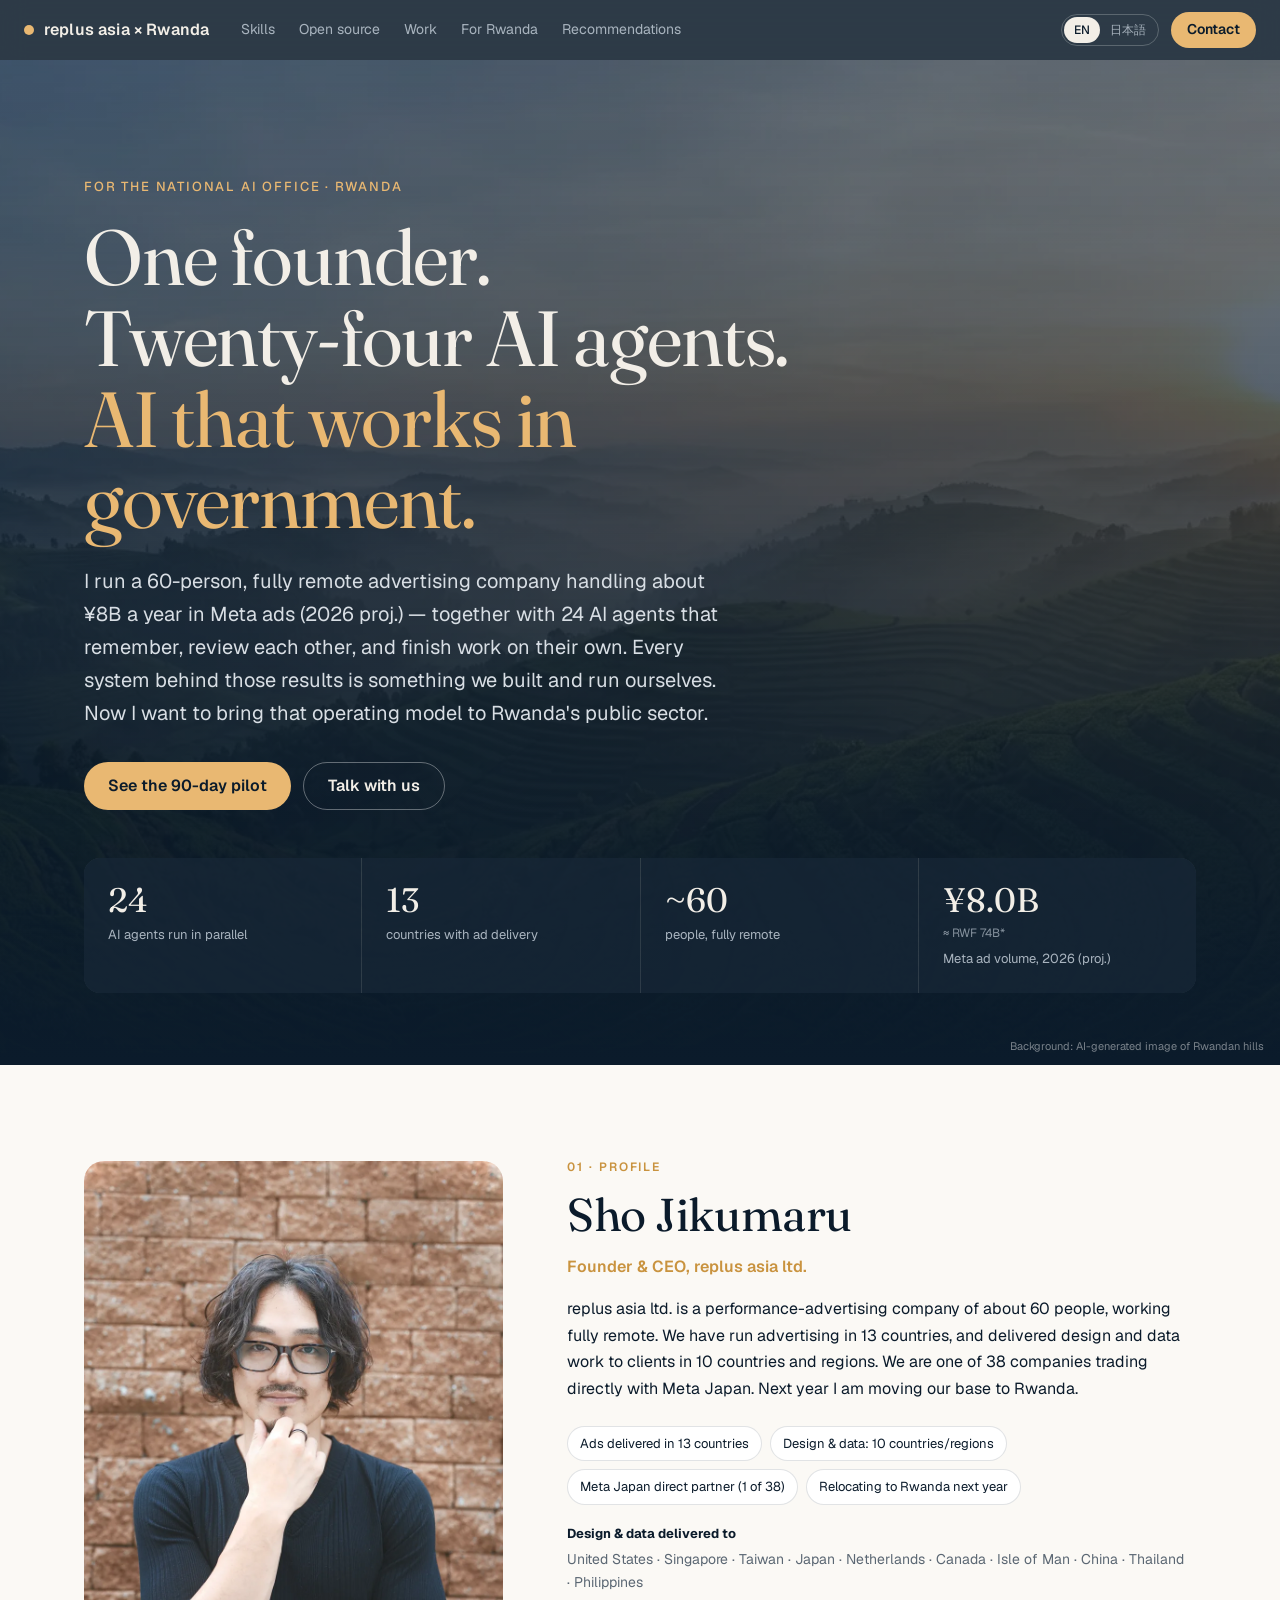
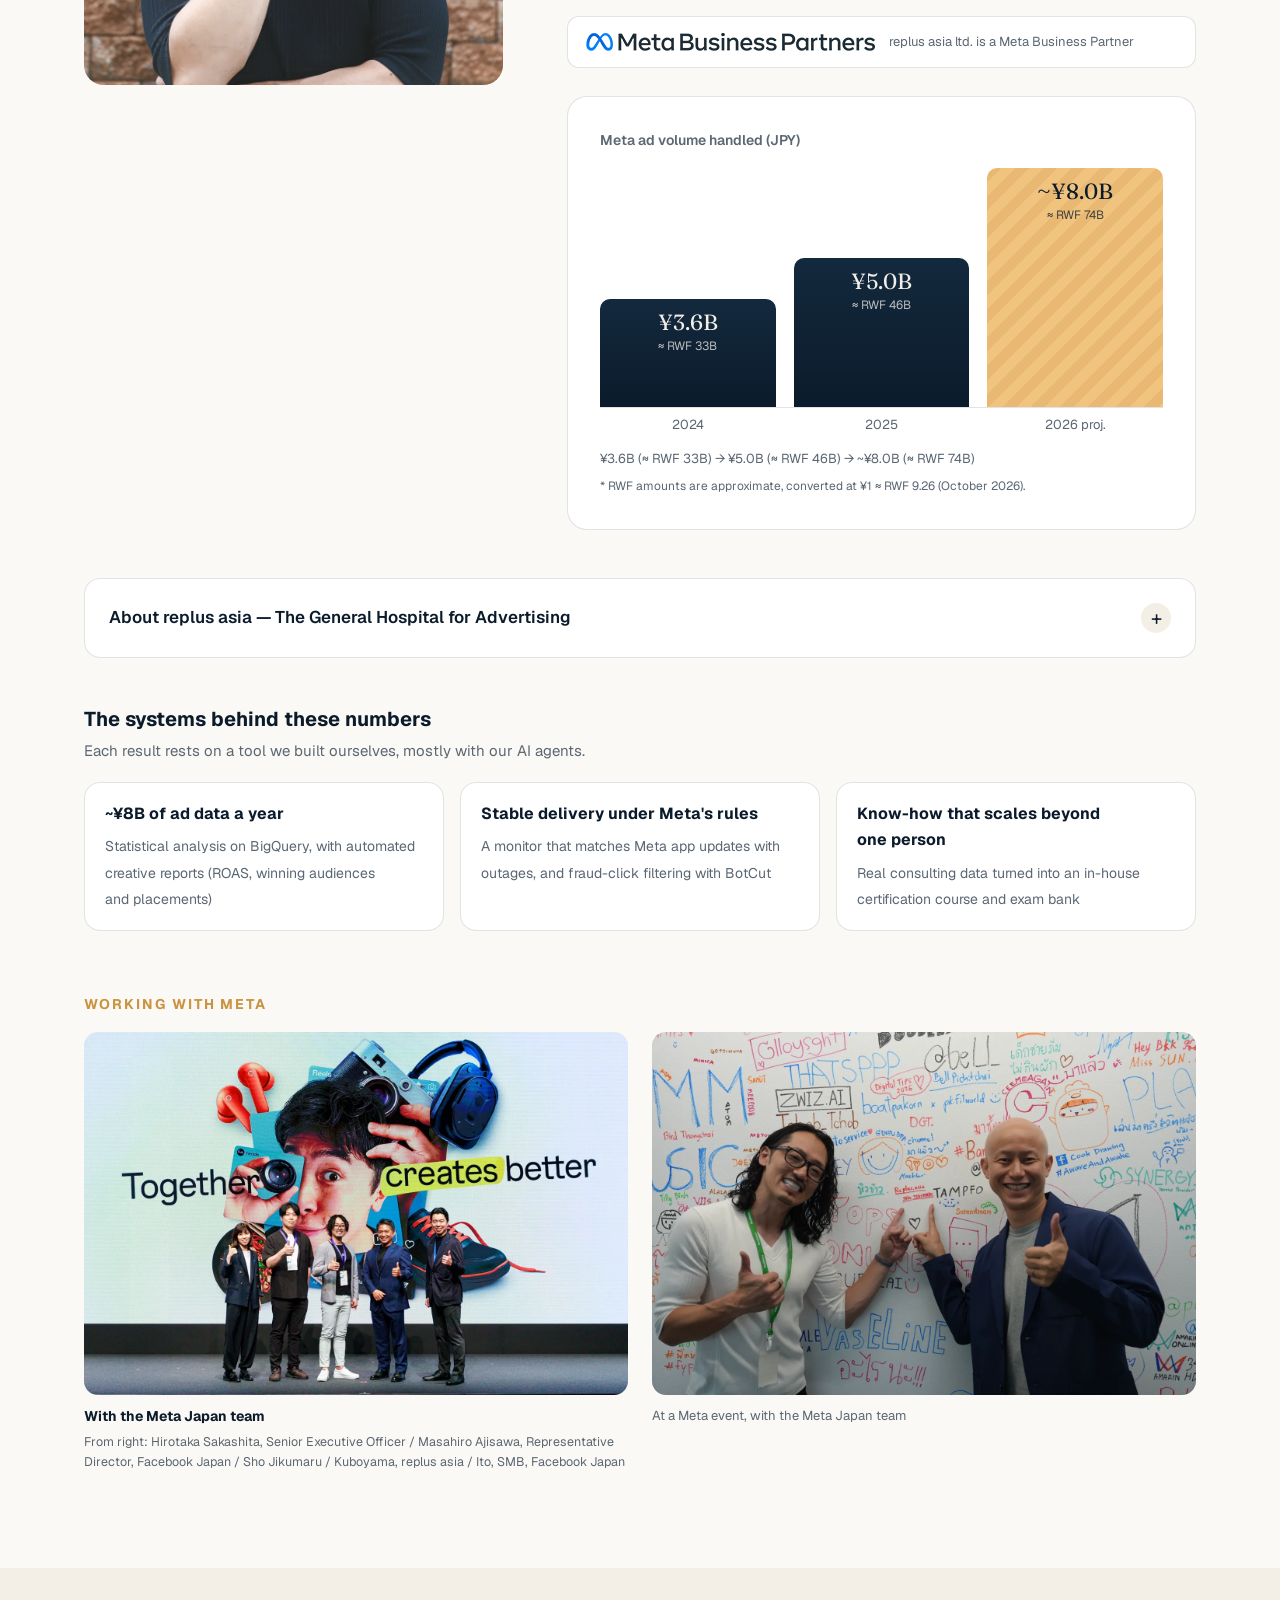
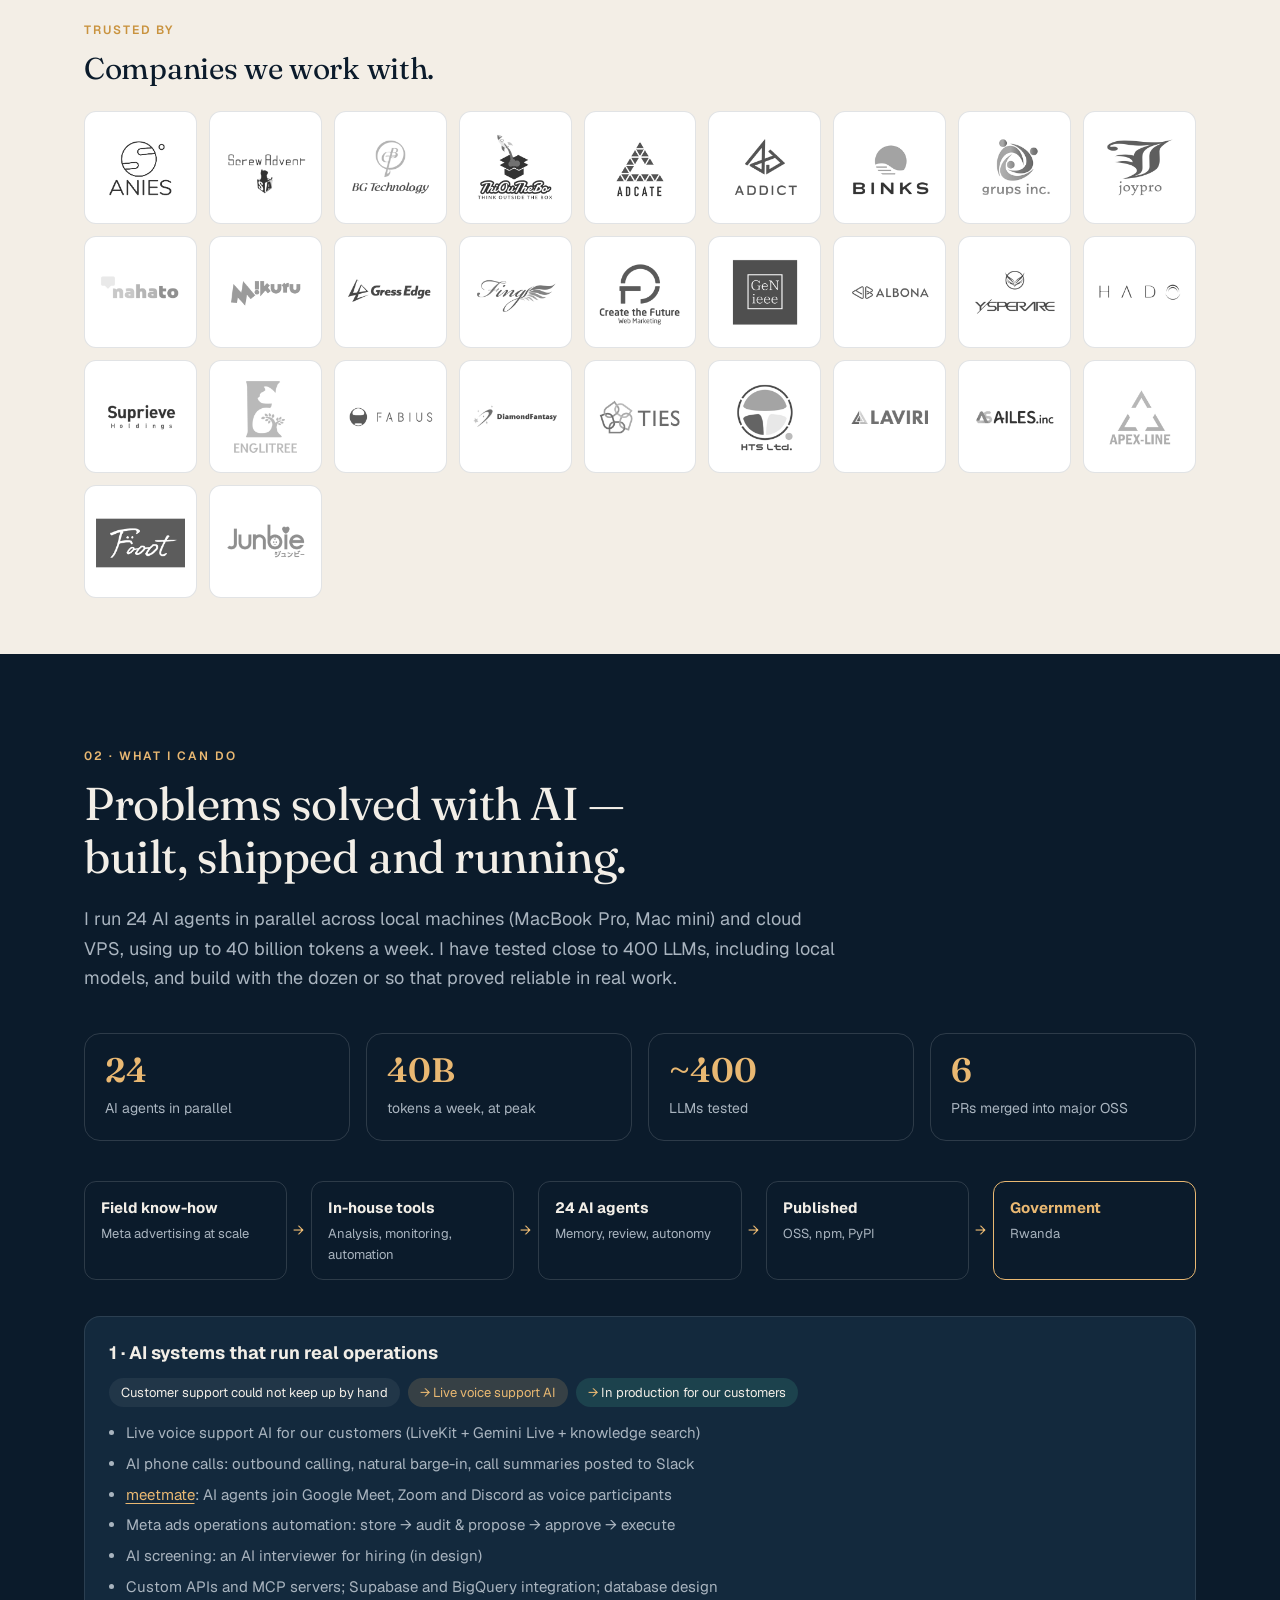
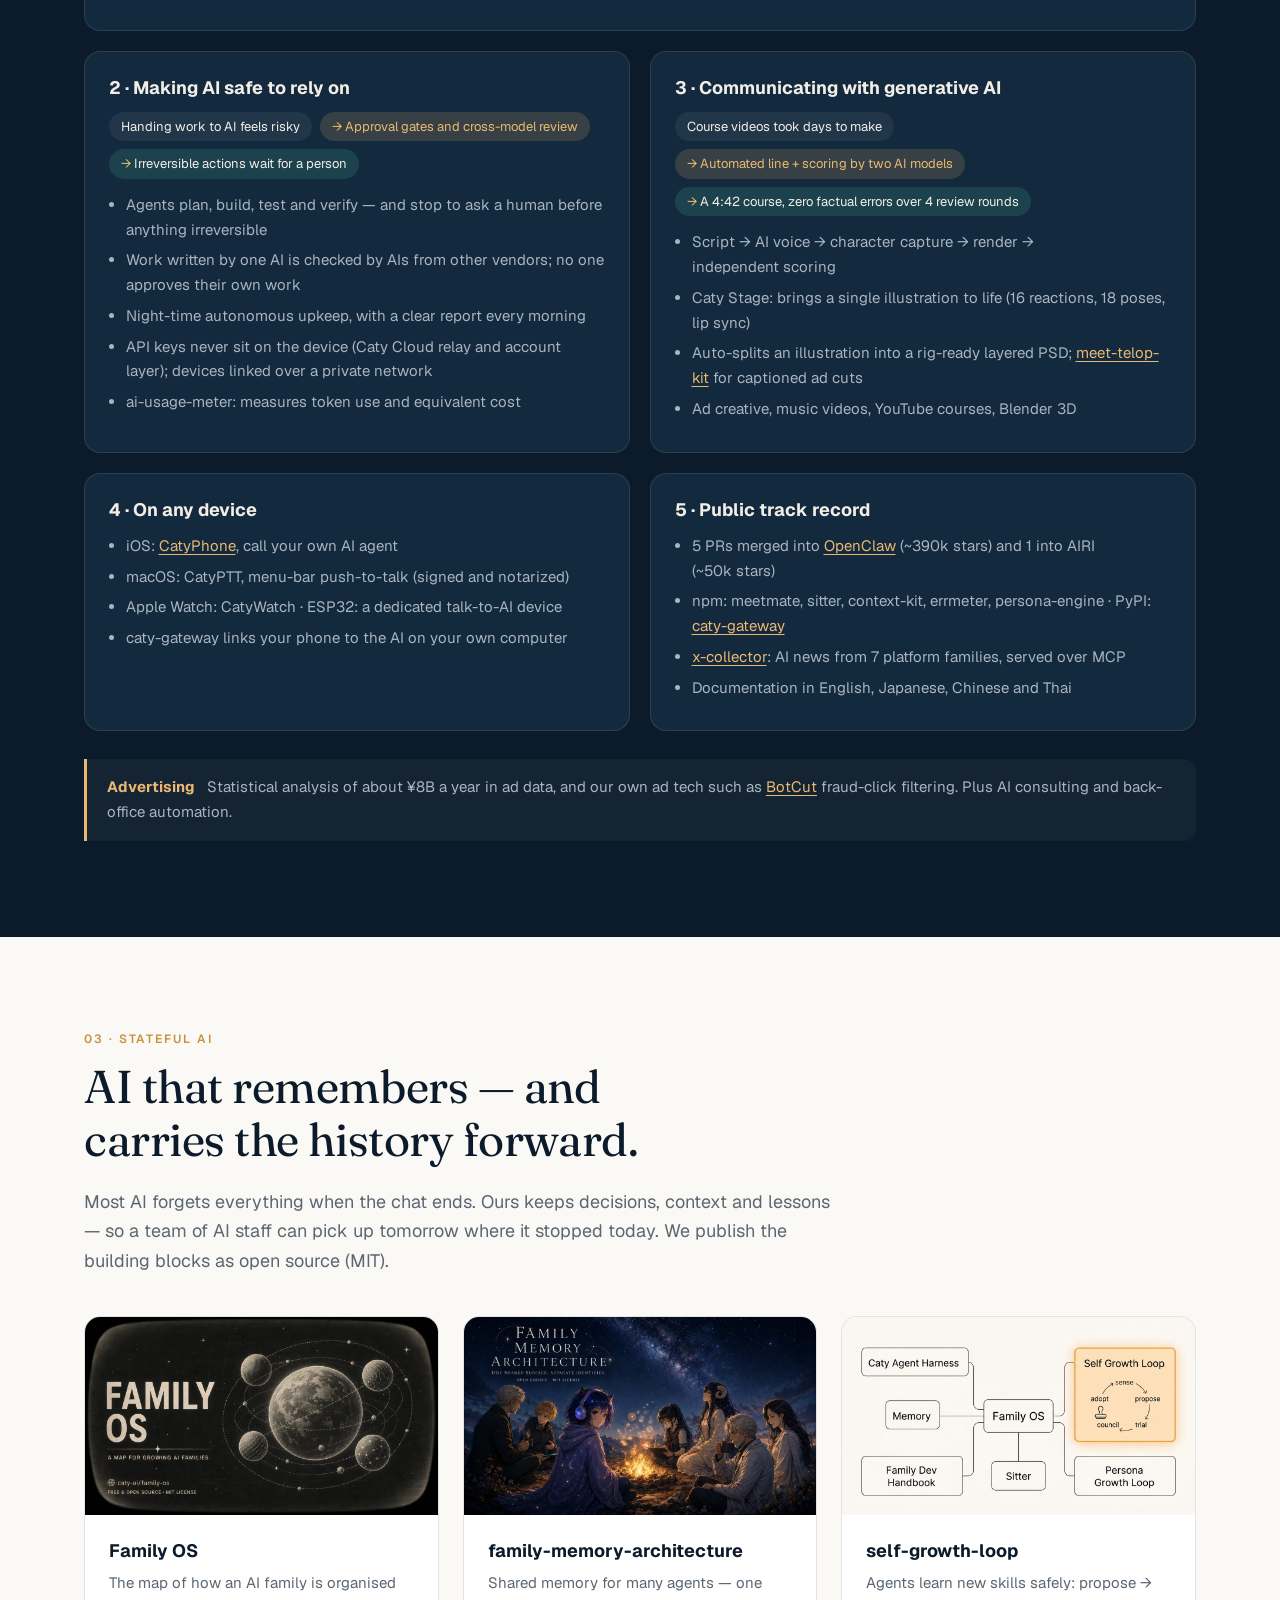
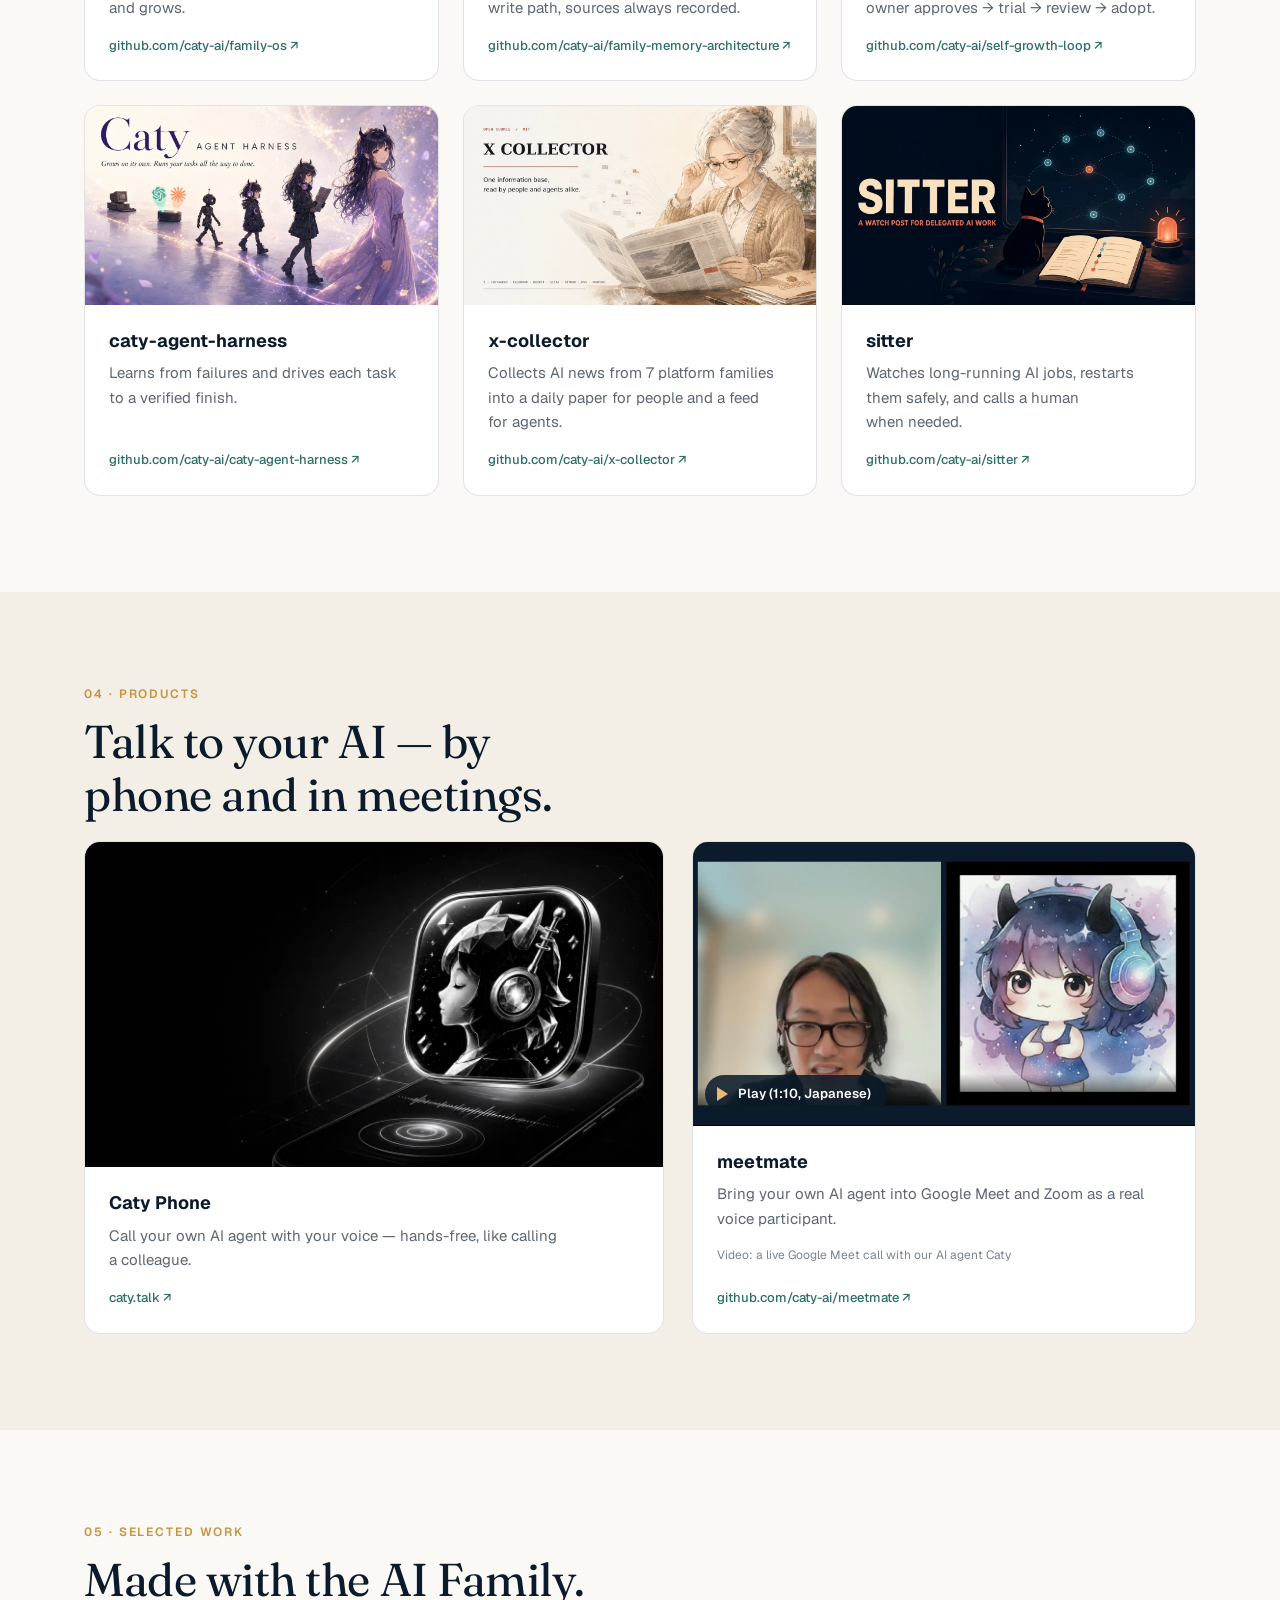
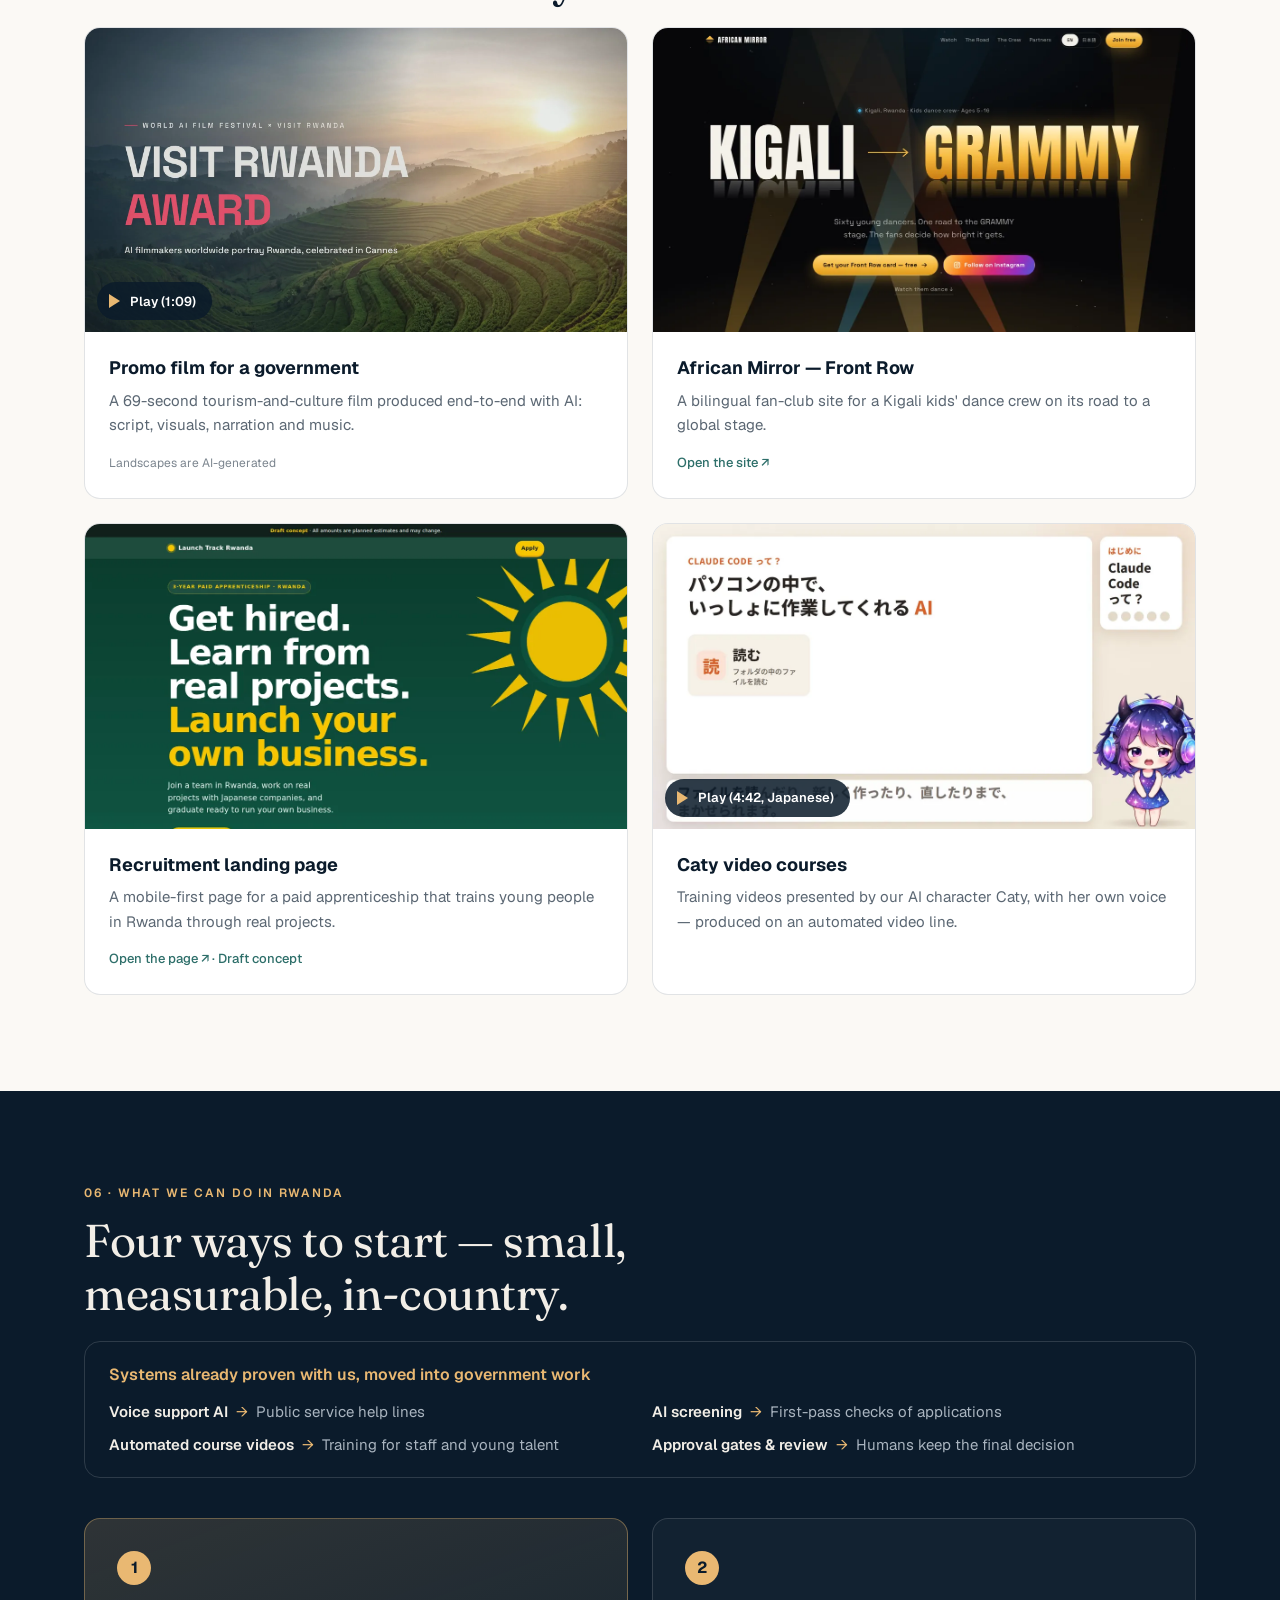
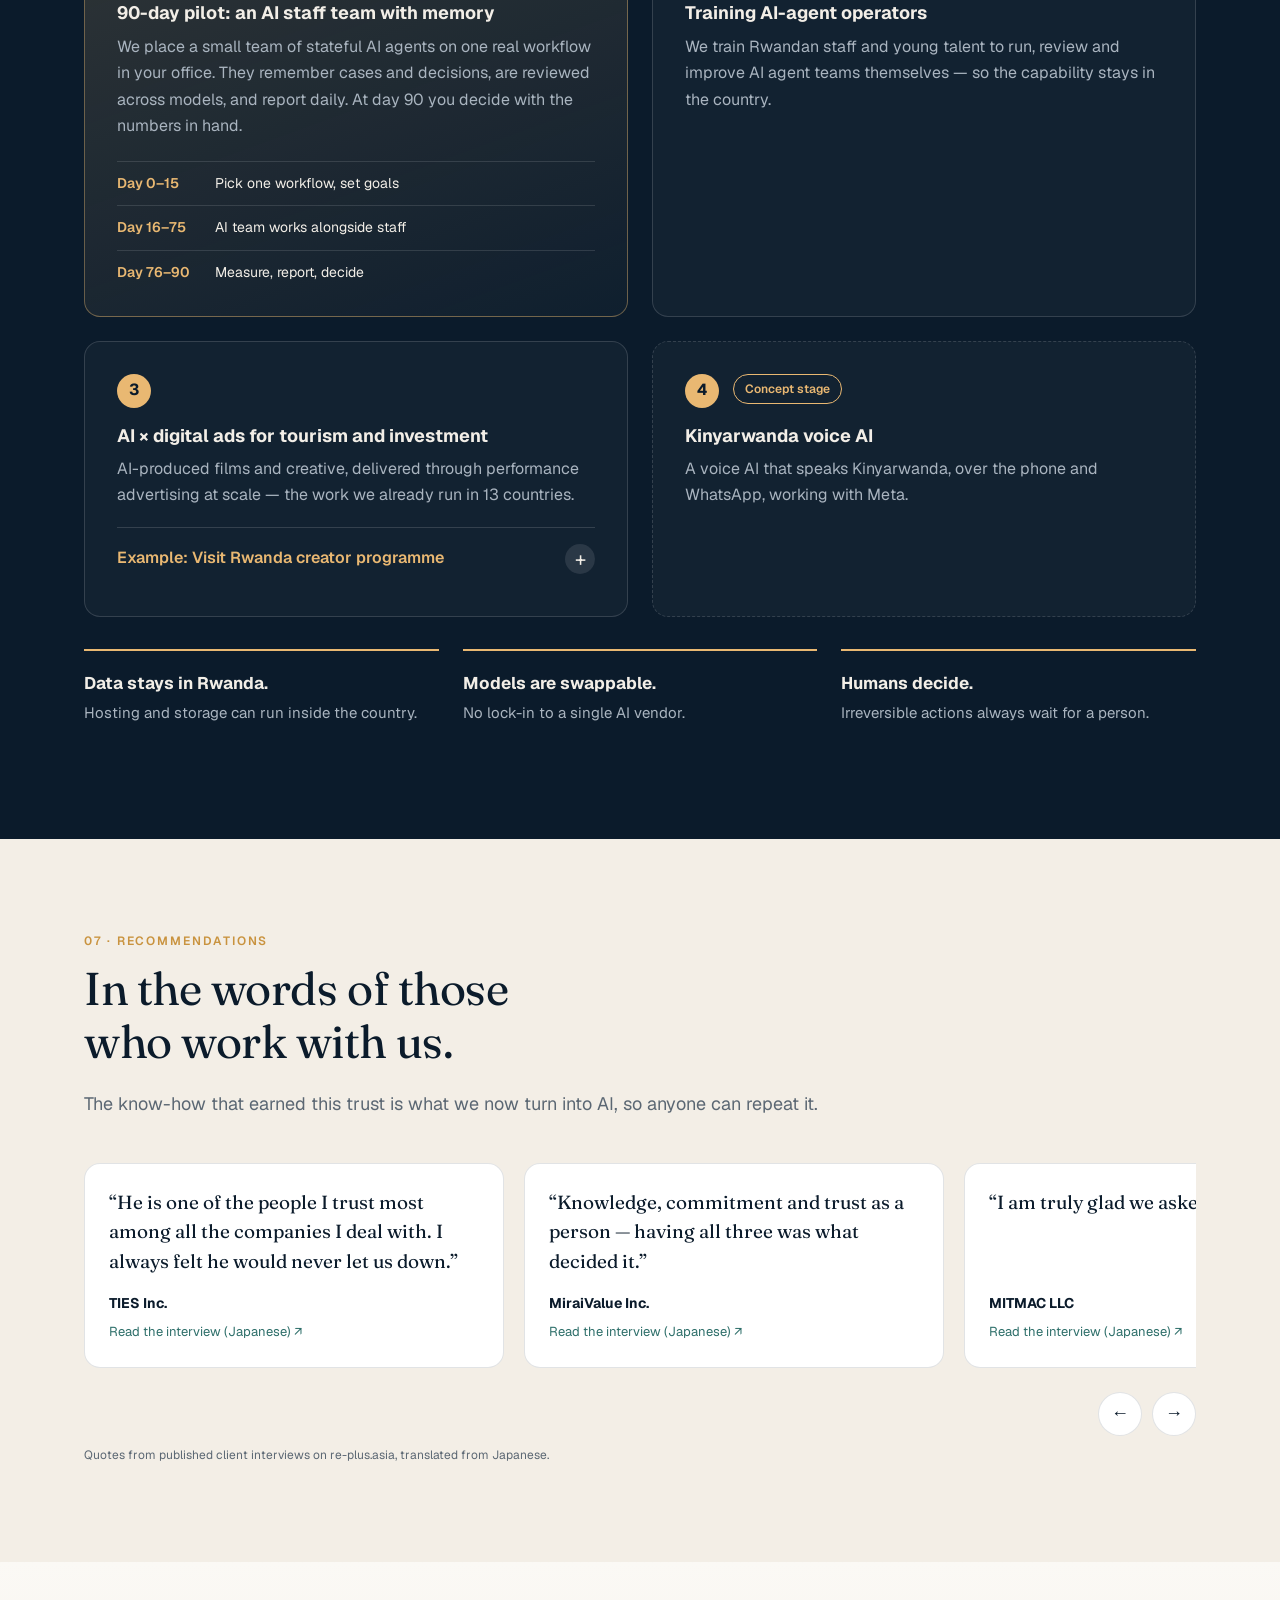
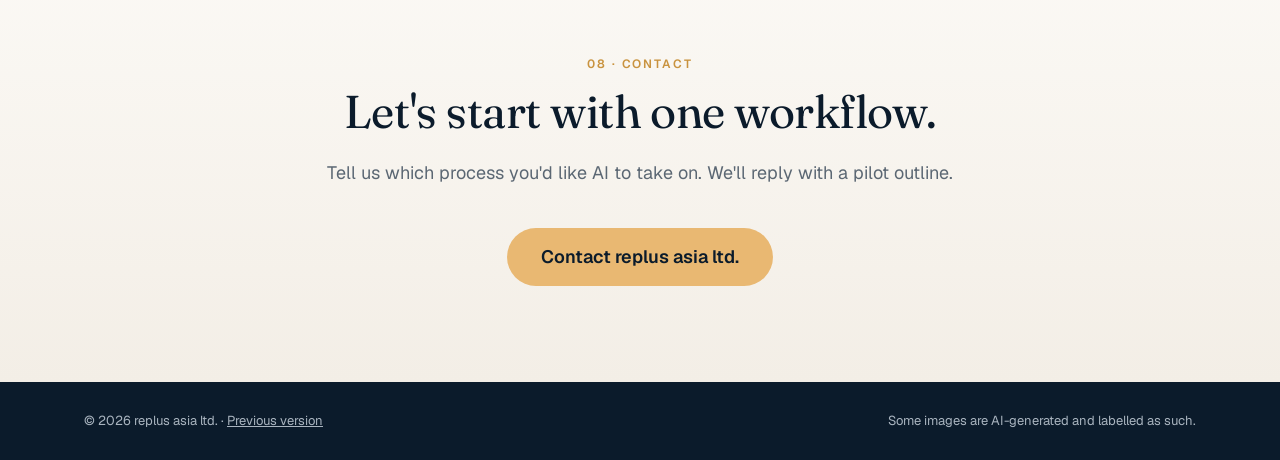
<file: v3/index.html>
<!doctype html>
<html lang="en" data-lang="en">
<head>
<meta charset="utf-8">
<meta name="viewport" content="width=device-width, initial-scale=1, viewport-fit=cover">
<title>replus asia × Rwanda — AI operations for government | replus asia ltd.</title>
<meta name="description" content="replus asia ltd. runs a family of 24 AI agents with memory. A 90-day pilot to put stateful AI staff to work in Rwanda's public sector.">
<meta name="robots" content="noindex, nofollow">
<meta name="theme-color" content="#0B1B2B">
<link rel="icon" href="data:image/svg+xml,%3Csvg xmlns='http://www.w3.org/2000/svg' viewBox='0 0 32 32'%3E%3Crect width='32' height='32' rx='8' fill='%230B1B2B'/%3E%3Ccircle cx='16' cy='16' r='6' fill='%23E9B872'/%3E%3C/svg%3E">
<link rel="preconnect" href="https://fonts.googleapis.com">
<link rel="preconnect" href="https://fonts.gstatic.com" crossorigin>
<link href="https://fonts.googleapis.com/css2?family=Fraunces:opsz,wght@9..144,400;9..144,600&family=Inter:wght@400;500;600&family=Noto+Sans+JP:wght@400;500;700&display=swap" rel="stylesheet">
<link rel="stylesheet" href="../styles.css">
<link rel="stylesheet" href="v3.css">
</head>
<body>

<header class="nav">
  <a class="brand" href="#top"><span class="dot"></span>replus asia × Rwanda</a>
  <nav class="links" aria-label="Sections">
    <a href="#skills"><span lang="en">Skills</span><span lang="ja">できること</span></a>
    <a href="#oss"><span lang="en">Open source</span><span lang="ja">OSS</span></a>
    <a href="#work"><span lang="en">Work</span><span lang="ja">制作実績</span></a>
    <a href="#rwanda"><span lang="en">For Rwanda</span><span lang="ja">ルワンダで</span></a>
    <a href="#voices"><span lang="en">Recommendations</span><span lang="ja">推薦の声</span></a>
  </nav>
  <div class="nav-right">
    <div class="lang" role="group" aria-label="Language">
      <button type="button" data-set-lang="en" aria-pressed="true">EN</button>
      <button type="button" data-set-lang="ja" aria-pressed="false">日本語</button>
    </div>
    <a class="btn btn-small" href="#contact"><span lang="en">Contact</span><span lang="ja">お問い合わせ</span></a>
  </div>
</header>

<main id="top">

<!-- HERO -->
<section class="hero">
  <div class="hero-bg" aria-hidden="true"></div>
  <div class="wrap hero-inner">
    <p class="eyebrow"><span lang="en">For the National AI Office · Rwanda</span><span lang="ja">ルワンダ国家AI庁の皆さまへ</span></p>
    <h1>
      <span lang="en">One founder.<br>Twenty-four AI agents.<br><em>AI that works in government.</em></span>
      <span lang="ja">経営者ひとりと、<br>24体のAIエージェント。<br><em>政府の現場でAIを回す。</em></span>
    </h1>
    <p class="lede">
      <span lang="en">I run a 60-person, fully remote advertising company handling about ¥8B a year in Meta ads (2026 proj.) — together with 24 AI agents that remember, review each other, and finish work on their own. Every system behind those results is something we built and run ourselves. Now I want to bring that operating model to Rwanda's public sector.</span>
      <span lang="ja">Meta取扱高 年約80億円（2026年見込み）、約60名・完全リモートの広告会社を、記憶を持ち、互いにレビューし、最後まで自走する24体のAIエージェントと一緒に経営しています。その実績を支える仕組みは、すべて自分たちで作り、動かしているものです。この運用のかたちを、ルワンダの行政の現場へ持ち込みたいと考えています。</span>
    </p>
    <div class="cta-row">
      <a class="btn" href="#rwanda"><span lang="en">See the 90-day pilot</span><span lang="ja">90日パイロットを見る</span></a>
      <a class="btn btn-ghost" href="#contact"><span lang="en">Talk with us</span><span lang="ja">相談する</span></a>
    </div>
    <ul class="proof" aria-label="Key facts">
      <li><b>24</b><span lang="en">AI agents run in parallel</span><span lang="ja">並行運用するAIエージェント</span></li>
      <li><b>13</b><span lang="en">countries with ad delivery</span><span lang="ja">広告配信実績のある国</span></li>
      <li><b>~60</b><span lang="en">people, fully remote</span><span lang="ja">名・完全リモート</span></li>
      <li><b>¥8.0B</b><i class="rwf">≈ RWF 74B<a href="#fx" class="fx-ref">*</a></i><span lang="en">Meta ad volume, 2026 (proj.)</span><span lang="ja">Meta取扱高 2026年見込み</span></li>
    </ul>
  </div>
  <p class="img-note"><span lang="en">Background: AI-generated image of Rwandan hills</span><span lang="ja">背景：AI生成のルワンダの丘の画像</span></p>
</section>

<!-- 1 PROFILE -->
<section class="sec" id="profile">
  <div class="wrap profile-grid">
    <figure class="portrait"><img src="../img/sho-portrait.webp" alt="Sho Jikumaru" width="900" height="1125" loading="lazy"></figure>
    <div>
      <p class="kicker">01 · <span lang="en">Profile</span><span lang="ja">プロフィール</span></p>
      <h2><span lang="en">Sho Jikumaru</span><span lang="ja">軸丸 翔</span></h2>
      <p class="role"><span lang="en">Founder &amp; CEO, replus asia ltd.</span><span lang="ja">replus asia ltd. 代表</span></p>
      <p>
        <span lang="en">replus asia ltd. is a performance-advertising company of about 60 people, working fully remote. We have run advertising in 13 countries, and delivered design and data work to clients in 10 countries and regions. We are one of 38 companies trading directly with Meta Japan. Next year I am moving our base to Rwanda.</span>
        <span lang="ja">replus asia ltd. は約60名・完全リモートの運用型広告の会社です。広告配信の実績は13か国、デザイン・データの納品実績は10の国・地域にのぼります。Meta Japan と直接取引する38社のうちの1社です。来年、拠点をルワンダへ移す予定です。</span>
      </p>
      <p class="tag-row">
        <span class="tag"><span lang="en">Ads delivered in 13 countries</span><span lang="ja">広告配信 13か国</span></span>
        <span class="tag"><span lang="en">Design &amp; data: 10 countries/regions</span><span lang="ja">デザイン・データ納品 10の国・地域</span></span>
        <span class="tag"><span lang="en">Meta Japan direct partner (1 of 38)</span><span lang="ja">Meta Japan 直取引38社の1社</span></span>
        <span class="tag"><span lang="en">Relocating to Rwanda next year</span><span lang="ja">来年ルワンダへ拠点移転</span></span>
      </p>
      <p class="regions"><b><span lang="en">Design &amp; data delivered to</span><span lang="ja">デザイン・データの納品先</span></b><span lang="en">United States · Singapore · Taiwan · Japan · Netherlands · Canada · Isle of Man · China · Thailand · Philippines</span><span lang="ja">アメリカ・シンガポール・台湾・日本・オランダ・カナダ・マン島・中国・タイ・フィリピン</span></p>
      <div class="partner"><img src="../img/meta-business-partners.png" alt="Meta Business Partners" width="289" height="18"><span lang="en">replus asia ltd. is a Meta Business Partner</span><span lang="ja">replus asia ltd. は Meta Business Partner です</span></div>
    <figure class="chart" aria-label="Meta ad volume handled">
      <figcaption><span lang="en">Meta ad volume handled (JPY)</span><span lang="ja">Meta 取扱高（円）</span></figcaption>
      <div class="bars">
        <div class="bar" style="--h:45%"><b>¥3.6B</b><i class="rwf">≈ RWF 33B</i><span>2024</span></div>
        <div class="bar" style="--h:62.5%"><b>¥5.0B</b><i class="rwf">≈ RWF 46B</i><span>2025</span></div>
        <div class="bar bar-proj" style="--h:100%"><b>~¥8.0B</b><i class="rwf">≈ RWF 74B</i><span><span lang="en">2026 proj.</span><span lang="ja">2026 見込み</span></span></div>
      </div>
      <p class="chart-note"><span lang="en">¥3.6B (≈ RWF 33B) → ¥5.0B (≈ RWF 46B) → ~¥8.0B (≈ RWF 74B)</span><span lang="ja">36億円（≈ 約333億RWF）→ 50億円（≈ 約463億RWF）→ 約80億円（≈ 約740億RWF）</span></p>
      <p class="fx-note" id="fx">* <span lang="en">RWF amounts are approximate, converted at ¥1 ≈ RWF 9.26 (October 2026).</span><span lang="ja">RWF の金額は概算です。換算レート：1円 ≈ 9.26 RWF（2026年10月時点）。</span></p>
    </figure>
    </div>
  </div>
  <div class="wrap">
    <details class="about">
      <summary><span lang="en">About replus asia — The General Hospital for Advertising</span><span lang="ja">会社について — 広告の総合病院</span></summary>
      <div class="about-body">
        <p class="about-mission"><b><span lang="en">Mission</span><span lang="ja">ミッション</span></b><span lang="en">Turn the unknowns of advertising into knowns.</span><span lang="ja">広告の未知を既知に</span></p>
        <div class="equation">
          <div><b><span lang="en">Advertising</span><span lang="ja">広告</span></b><span lang="en">a science built on data</span><span lang="ja">データに基づく科学</span></div>
          <i aria-hidden="true">×</i>
          <div><b><span lang="en">Doctorship</span><span lang="ja">ドクターシップ</span></b><span lang="en">the professional's duty to diagnose and to cure</span><span lang="ja">プロとして診断し治す責任</span></div>
          <i aria-hidden="true">×</i>
          <div><b>AI</b><span lang="en">the technology that multiplies the power of both</span><span lang="ja">その両方に力を掛け合わせる技術</span></div>
          <i aria-hidden="true">=</i>
          <div class="eq-result"><b><span lang="en">The world's most advanced general hospital for advertising</span><span lang="ja">世界最先端の広告の総合病院</span></b></div>
        </div>
        <h4><span lang="en">Five departments, organised like a hospital</span><span lang="ja">病院型の5部門</span></h4>
        <ol class="depts">
          <li><b><span lang="en">Reception &amp; triage</span><span lang="ja">総合受付・トリアージ</span></b><span lang="en">Sales &amp; Customer Success</span><span lang="ja">営業・CS</span></li>
          <li><b><span lang="en">General practitioners</span><span lang="ja">総合診療医</span></b><span lang="en">PL Solutions Division</span><span lang="ja">PL対策事業部</span></li>
          <li><b><span lang="en">Surgeons</span><span lang="ja">外科医</span></b><span lang="en">TD Division</span><span lang="ja">TD事業部</span></li>
          <li><b><span lang="en">Research &amp; advanced medicine</span><span lang="ja">研究・先進医療</span></b><span lang="en">DS Division</span><span lang="ja">DS事業部</span></li>
          <li><b><span lang="en">Advanced technology lab</span><span lang="ja">先進技術ラボ</span></b><span lang="en">System Design &amp; AI</span><span lang="ja">システムデザイン部・AI</span></li>
        </ol>
        <div class="about-facts">
          <p><b><span lang="en">Top 5 in Japan</span><span lang="ja">日本トップ5</span></b><span lang="en">by Meta ad volume handled</span><span lang="ja">Meta広告取扱高で</span></p>
          <p><b><span lang="en">Our members are based in</span><span lang="ja">メンバー在籍国</span></b><span lang="en">Japan, Thailand, Myanmar, Pakistan, Bangladesh, Vietnam, Australia and more</span><span lang="ja">日本、タイ、ミャンマー、パキスタン、バングラデシュ、ベトナム、オーストラリアなど</span></p>
        </div>
      </div>
    </details>
  </div>
  <div class="wrap behind">
    <h3 class="behind-title"><span lang="en">The systems behind these numbers</span><span lang="ja">この数字を支えている仕組み</span></h3>
    <p class="behind-sub"><span lang="en">Each result rests on a tool we built ourselves, mostly with our AI agents.</span><span lang="ja">どの実績にも、AIエージェントと一緒に自社で作った仕組みがあります。</span></p>
    <ul class="behind-list">
      <li><b><span lang="en">~¥8B of ad data a year</span><span lang="ja">年約80億円の広告データ</span></b><span><span lang="en">Statistical analysis on BigQuery, with automated creative reports (ROAS, winning audiences and placements)</span><span lang="ja">BigQueryでの統計分析と、クリエイティブの自動集計（ROAS判定・勝ち層・配置）</span></span></li>
      <li><b><span lang="en">Stable delivery under Meta's rules</span><span lang="ja">Meta審査・規約の中での安定配信</span></b><span><span lang="en">A monitor that matches Meta app updates with outages, and fraud-click filtering with BotCut</span><span lang="ja">Metaのアプリ更新と障害を突き合わせる監視と、BotCutによる不正クリック除外</span></span></li>
      <li><b><span lang="en">Know-how that scales beyond one person</span><span lang="ja">一人に頼らないノウハウ</span></b><span><span lang="en">Real consulting data turned into an in-house certification course and exam bank</span><span lang="ja">コンサルの実データを、社内資格制度の講座と試験問題に</span></span></li>
    </ul>
  </div>
  <div class="wrap trust">
    <h3 class="trust-title"><span lang="en">Working with Meta</span><span lang="ja">Meta とともに</span></h3>
    <div class="trust-grid">
      <figure><img src="../img/meta-stage.webp" alt="" width="1400" height="934" loading="lazy"><figcaption><b><span lang="en">With the Meta Japan team</span><span lang="ja">Meta Japan の皆様と</span></b><span class="names"><span lang="en">From right: Hirotaka Sakashita, Senior Executive Officer / Masahiro Ajisawa, Representative Director, Facebook Japan / Sho Jikumaru / Kuboyama, replus asia / Ito, SMB, Facebook Japan</span><span lang="ja">右から：Meta日本法人 Facebook Japan 上級執行役員 坂下洋孝様 ／ 代表取締役 味澤将宏様 ／ 軸丸（replus asia）／ replus asia 久保山 ／ Facebook Japan SMB担当 伊藤様</span></span></figcaption></figure>
      <figure><img src="../img/meta-event.webp" alt="" width="1400" height="933" loading="lazy"><figcaption><span lang="en">At a Meta event, with the Meta Japan team</span><span lang="ja">Meta のイベントにて、Meta Japan のチームと</span></figcaption></figure>
    </div>
  </div>
</section>

<!-- TRUSTED BY -->
<section class="sec sec-soft sec-logos" id="clients">
  <div class="wrap">
    <p class="kicker"><span lang="en">Trusted by</span><span lang="ja">お取引企業</span></p>
    <h2 class="h2-sm"><span lang="en">Companies we work with.</span><span lang="ja">お取引いただいている企業さま。</span></h2>
    <ul class="logo-band" aria-label="Clients"><li><img src="../img/logos/logo_img01.png" alt="" loading="lazy" width="150" height="150"></li><li><img src="../img/logos/logo_img03.png" alt="" loading="lazy" width="150" height="150"></li><li><img src="../img/logos/logo_img04.png" alt="" loading="lazy" width="150" height="150"></li><li><img src="../img/logos/logo_img05.png" alt="" loading="lazy" width="150" height="150"></li><li><img src="../img/logos/logo_img06.png" alt="" loading="lazy" width="150" height="150"></li><li><img src="../img/logos/logo_img07.png" alt="" loading="lazy" width="150" height="150"></li><li><img src="../img/logos/logo_img08.png" alt="" loading="lazy" width="150" height="150"></li><li><img src="../img/logos/logo_img09.png" alt="" loading="lazy" width="150" height="150"></li><li><img src="../img/logos/logo_img10.png" alt="" loading="lazy" width="150" height="150"></li><li><img src="../img/logos/logo_img11.png" alt="" loading="lazy" width="150" height="150"></li><li><img src="../img/logos/logo_img12.png" alt="" loading="lazy" width="150" height="150"></li><li><img src="../img/logos/logo_img13.png" alt="" loading="lazy" width="150" height="150"></li><li><img src="../img/logos/logo_img14.png" alt="" loading="lazy" width="150" height="150"></li><li><img src="../img/logos/logo_img15.png" alt="" loading="lazy" width="150" height="150"></li><li><img src="../img/logos/logo_img16.png" alt="" loading="lazy" width="150" height="150"></li><li><img src="../img/logos/logo_img17.png" alt="" loading="lazy" width="150" height="150"></li><li><img src="../img/logos/logo_img18.png" alt="" loading="lazy" width="150" height="150"></li><li><img src="../img/logos/logo_img19.png" alt="" loading="lazy" width="150" height="150"></li><li><img src="../img/logos/logo_img20.png" alt="" loading="lazy" width="150" height="150"></li><li><img src="../img/logos/logo_img21.png" alt="" loading="lazy" width="150" height="150"></li><li><img src="../img/logos/logo_img22.png" alt="" loading="lazy" width="150" height="150"></li><li><img src="../img/logos/logo_img23.png" alt="" loading="lazy" width="150" height="150"></li><li><img src="../img/logos/logo_img24.png" alt="" loading="lazy" width="150" height="150"></li><li><img src="../img/logos/logo_img25.png" alt="" loading="lazy" width="150" height="150"></li><li><img src="../img/logos/logo_img27.png" alt="" loading="lazy" width="150" height="150"></li><li><img src="../img/logos/logo_img28.png" alt="" loading="lazy" width="150" height="150"></li><li><img src="../img/logos/logo_img29.png" alt="" loading="lazy" width="150" height="150"></li><li><img src="../img/logos/logo_img30.png" alt="" loading="lazy" width="150" height="150"></li><li><img src="../img/logos/logo_img31.png" alt="" loading="lazy" width="150" height="150"></li></ul>
  </div>
</section>

<!-- 2 SKILLS -->
<section class="sec sec-dark" id="skills">
  <div class="wrap">
    <p class="kicker">02 · <span lang="en">What I can do</span><span lang="ja">私ができること</span></p>
    <h2><span lang="en">Problems solved with AI — built, shipped and running.</span><span lang="ja">現場の課題を、AIで仕組みにする。作って、動かしていること。</span></h2>
    <p class="sub"><span lang="en">I run 24 AI agents in parallel across local machines (MacBook Pro, Mac mini) and cloud VPS, using up to 40 billion tokens a week. I have tested close to 400 LLMs, including local models, and build with the dozen or so that proved reliable in real work.</span><span lang="ja">ローカル（MacBook Pro・Mac mini）とクラウドのVPSを組み合わせ、24体のAIエージェントを並行運用しています。使用量は最大で週400億トークン。ローカルLLMを含め約400種類のLLMを検証し、実務で使えると判断した十数種類を使い分けています。</span></p>
    <ul class="skill-stats">
      <li><b>24</b><span lang="en">AI agents in parallel</span><span lang="ja">並行運用するAIエージェント</span></li>
      <li><b>40B</b><span lang="en">tokens a week, at peak</span><span lang="ja">トークン／週（最大）</span></li>
      <li><b>~400</b><span lang="en">LLMs tested</span><span lang="ja">検証したLLM</span></li>
      <li><b>6</b><span lang="en">PRs merged into major OSS</span><span lang="ja">大型OSSにマージされたPR</span></li>
    </ul>
    <ol class="journey" aria-label="How the know-how moved into AI">
      <li><b><span lang="en">Field know-how</span><span lang="ja">現場の知識</span></b><span lang="en">Meta advertising at scale</span><span lang="ja">大規模なMeta広告運用</span></li>
      <li><b><span lang="en">In-house tools</span><span lang="ja">自社ツール化</span></b><span lang="en">Analysis, monitoring, automation</span><span lang="ja">分析・監視・自動化</span></li>
      <li><b><span lang="en">24 AI agents</span><span lang="ja">24体のAIで運用</span></b><span lang="en">Memory, review, autonomy</span><span lang="ja">記憶・相互レビュー・自走</span></li>
      <li><b><span lang="en">Published</span><span lang="ja">公開</span></b><span lang="en">OSS, npm, PyPI</span><span lang="ja">OSS・npm・PyPI</span></li>
      <li class="j-now"><b><span lang="en">Government</span><span lang="ja">政府の現場へ</span></b><span lang="en">Rwanda</span><span lang="ja">ルワンダ</span></li>
    </ol>
    <div class="skill-grid">
      <div class="skill skill-wide">
        <h3><span lang="en">1 · AI systems that run real operations</span><span lang="ja">1 · 業務で動くAIシステムを作る</span></h3>
        <p class="chain"><span class="c-p"><span lang="en">Customer support could not keep up by hand</span><span lang="ja">人手の顧客対応が追いつかない</span></span><span class="c-a"><span lang="en">Live voice support AI</span><span lang="ja">音声サポートAIを開発</span></span><span class="c-r"><span lang="en">In production for our customers</span><span lang="ja">自社の顧客向けに本番稼働中</span></span></p>
        <ul>
          <li><span lang="en">Live voice support AI for our customers (LiveKit + Gemini Live + knowledge search)</span><span lang="ja">顧客をリアルタイム支援する音声サポートAI（LiveKit＋Gemini Live＋ナレッジ検索）</span></li>
          <li><span lang="en">AI phone calls: outbound calling, natural barge-in, call summaries posted to Slack</span><span lang="ja">AI電話：発信、会話の割り込み対応、通話要約をSlackへ自動共有</span></li>
          <li><span lang="en"><a href="https://github.com/caty-ai/meetmate" target="_blank" rel="noopener">meetmate</a>: AI agents join Google Meet, Zoom and Discord as voice participants</span><span lang="ja"><a href="https://github.com/caty-ai/meetmate" target="_blank" rel="noopener">meetmate</a>：AIエージェントがGoogle Meet・Zoom・Discordに声で参加</span></li>
          <li><span lang="en">Meta ads operations automation: store → audit &amp; propose → approve → execute</span><span lang="ja">Meta広告の運用自動化：蓄積→監査・提案→承認→実行</span></li>
          <li><span lang="en">AI screening: an AI interviewer for hiring (in design)</span><span lang="ja">AI審査：AIが面接官を務める採用審査（設計中）</span></li>
          <li><span lang="en">Custom APIs and MCP servers; Supabase and BigQuery integration; database design</span><span lang="ja">独自API・MCPサーバー、Supabase・BigQuery連携、DB設計</span></li>
        </ul>
      </div>
      <div class="skill">
        <h3><span lang="en">2 · Making AI safe to rely on</span><span lang="ja">2 · AIを安全に任せられる仕組み</span></h3>
        <p class="chain"><span class="c-p"><span lang="en">Handing work to AI feels risky</span><span lang="ja">AIに任せるのは不安</span></span><span class="c-a"><span lang="en">Approval gates and cross-model review</span><span lang="ja">承認ゲートと相互レビュー</span></span><span class="c-r"><span lang="en">Irreversible actions wait for a person</span><span lang="ja">取り消せない操作は必ず人が確認</span></span></p>
        <ul>
          <li><span lang="en">Agents plan, build, test and verify — and stop to ask a human before anything irreversible</span><span lang="ja">計画・実装・テスト・検証まで自走し、取り消せない操作の前では人に確認</span></li>
          <li><span lang="en">Work written by one AI is checked by AIs from other vendors; no one approves their own work</span><span lang="ja">あるAIの成果物を別の会社のAIが確認。自分の仕事を自分で承認しない</span></li>
          <li><span lang="en">Night-time autonomous upkeep, with a clear report every morning</span><span lang="ja">夜間の自律保守と、毎朝の分かりやすい報告</span></li>
          <li><span lang="en">API keys never sit on the device (Caty Cloud relay and account layer); devices linked over a private network</span><span lang="ja">APIの鍵を端末に置かない中継・認証基盤（Caty Cloud）、プライベート網での端末連携</span></li>
          <li><span lang="en">ai-usage-meter: measures token use and equivalent cost</span><span lang="ja">ai-usage-meter：トークン使用量と換算コストを計測</span></li>
        </ul>
      </div>
      <div class="skill">
        <h3><span lang="en">3 · Communicating with generative AI</span><span lang="ja">3 · 生成AIで伝える</span></h3>
        <p class="chain"><span class="c-p"><span lang="en">Course videos took days to make</span><span lang="ja">講座動画の制作に手間がかかる</span></span><span class="c-a"><span lang="en">Automated line + scoring by two AI models</span><span lang="ja">自動制作ライン＋AI2モデルで採点</span></span><span class="c-r"><span lang="en">A 4:42 course, zero factual errors over 4 review rounds</span><span lang="ja">4分42秒の講座を4回の検証で事実誤り0</span></span></p>
        <ul>
          <li><span lang="en">Script → AI voice → character capture → render → independent scoring</span><span lang="ja">台本→AI音声→キャラ撮影→書き出し→独立採点</span></li>
          <li><span lang="en">Caty Stage: brings a single illustration to life (16 reactions, 18 poses, lip sync)</span><span lang="ja">Caty Stage：イラスト1枚を動かす（リアクション16種・ポーズ18種・口パク）</span></li>
          <li><span lang="en">Auto-splits an illustration into a rig-ready layered PSD; <a href="https://github.com/shojikumaru/meet-telop-kit" target="_blank" rel="noopener">meet-telop-kit</a> for captioned ad cuts</span><span lang="ja">イラストを動かせるレイヤーPSDに自動分解、<a href="https://github.com/shojikumaru/meet-telop-kit" target="_blank" rel="noopener">meet-telop-kit</a>でテロップ広告を自動編集</span></li>
          <li><span lang="en">Ad creative, music videos, YouTube courses, Blender 3D</span><span lang="ja">広告クリエイティブ、MV、YouTube講座、Blenderでの3D</span></li>
        </ul>
      </div>
      <div class="skill">
        <h3><span lang="en">4 · On any device</span><span lang="ja">4 · どの端末からでも使える</span></h3>
        <ul>
          <li><span lang="en">iOS: <a href="https://caty.talk" target="_blank" rel="noopener">CatyPhone</a>, call your own AI agent</span><span lang="ja">iOS：<a href="https://caty.talk" target="_blank" rel="noopener">CatyPhone</a>（自分のAIに電話できるアプリ）</span></li>
          <li><span lang="en">macOS: CatyPTT, menu-bar push-to-talk (signed and notarized)</span><span lang="ja">macOS：CatyPTT（メニューバー常駐のプッシュトゥトーク、公証済み配布）</span></li>
          <li><span lang="en">Apple Watch: CatyWatch · ESP32: a dedicated talk-to-AI device</span><span lang="ja">Apple Watch：CatyWatch・ESP32：AIと話せる専用端末</span></li>
          <li><span lang="en">caty-gateway links your phone to the AI on your own computer</span><span lang="ja">caty-gatewayでスマホと自分のPCのAIをつなぐ</span></li>
        </ul>
      </div>
      <div class="skill">
        <h3><span lang="en">5 · Public track record</span><span lang="ja">5 · 公開実績</span></h3>
        <ul>
          <li><span lang="en">5 PRs merged into <a href="https://github.com/openclaw/openclaw/pulls?q=is%3Apr+author%3Ashojikumaru+is%3Amerged" target="_blank" rel="noopener">OpenClaw</a> (~390k stars) and 1 into AIRI (~50k stars)</span><span lang="ja"><a href="https://github.com/openclaw/openclaw/pulls?q=is%3Apr+author%3Ashojikumaru+is%3Amerged" target="_blank" rel="noopener">OpenClaw</a>（約39万スター）に5本、AIRI（約5万スター）に1本のPRがマージ</span></li>
          <li><span lang="en">npm: meetmate, sitter, context-kit, errmeter, persona-engine · PyPI: <a href="https://pypi.org/project/caty-gateway/" target="_blank" rel="noopener">caty-gateway</a></span><span lang="ja">npm：meetmate、sitter、context-kit、errmeter、persona-engine・PyPI：<a href="https://pypi.org/project/caty-gateway/" target="_blank" rel="noopener">caty-gateway</a></span></li>
          <li><span lang="en"><a href="https://github.com/caty-ai/x-collector" target="_blank" rel="noopener">x-collector</a>: AI news from 7 platform families, served over MCP</span><span lang="ja"><a href="https://github.com/caty-ai/x-collector" target="_blank" rel="noopener">x-collector</a>：7系統のAIニュースを集めMCPで提供</span></li>
          <li><span lang="en">Documentation in English, Japanese, Chinese and Thai</span><span lang="ja">READMEは英・日・中・タイの4言語</span></li>
        </ul>
      </div>
    </div>
    <p class="ad-band"><b><span lang="en">Advertising</span><span lang="ja">広告</span></b><span lang="en">Statistical analysis of about ¥8B a year in ad data, and our own ad tech such as <a href="https://bot-cut.tokyo" target="_blank" rel="noopener">BotCut</a> fraud-click filtering. Plus AI consulting and back-office automation.</span><span lang="ja">年約80億円の広告データを統計で分析し、<a href="https://bot-cut.tokyo" target="_blank" rel="noopener">BotCut</a>（不正クリック除外）などの広告テックも自社開発。AI導入コンサル、バックオフィス自動化も。</span></p>
  </div>
</section>

<!-- 3 STATEFUL AI / OSS -->
<section class="sec" id="oss">
  <div class="wrap">
    <p class="kicker">03 · <span lang="en">Stateful AI</span><span lang="ja">ステートフルAI</span></p>
    <h2><span lang="en">AI that remembers — and carries the history forward.</span><span lang="ja">記憶と経緯を持ち越すAI。</span></h2>
    <p class="sub"><span lang="en">Most AI forgets everything when the chat ends. Ours keeps decisions, context and lessons — so a team of AI staff can pick up tomorrow where it stopped today. We publish the building blocks as open source (MIT).</span><span lang="ja">多くのAIは会話が終わると全部忘れます。私たちのAIは、決めたこと・文脈・学びを持ち越すので、AIの職員チームが「昨日の続き」から仕事を始められます。その部品はオープンソース（MIT）で公開しています。</span></p>
    <div class="cards">
      <a class="card" href="https://github.com/caty-ai/family-os" target="_blank" rel="noopener">
        <img src="../img/oss-family-os.webp" alt="" loading="lazy" width="1200" height="675">
        <div class="card-body"><h3>Family OS</h3><p><span lang="en">The map of how an AI family is organised and grows.</span><span lang="ja">AIファミリーを育てるための全体地図。</span></p><span class="gh">github.com/caty-ai/family-os ↗</span></div>
      </a>
      <a class="card" href="https://github.com/caty-ai/family-memory-architecture" target="_blank" rel="noopener">
        <img src="../img/oss-family-memory-architecture.webp" alt="" loading="lazy" width="1200" height="675">
        <div class="card-body"><h3>family-memory-architecture</h3><p><span lang="en">Shared memory for many agents — one write path, sources always recorded.</span><span lang="ja">複数のAIが共有する記憶。書き込み口はひとつ、出どころを必ず記録。</span></p><span class="gh">github.com/caty-ai/family-memory-architecture ↗</span></div>
      </a>
      <a class="card" href="https://github.com/caty-ai/self-growth-loop" target="_blank" rel="noopener">
        <img src="../img/oss-self-growth-loop.webp" alt="" loading="lazy" width="1200" height="675">
        <div class="card-body"><h3>self-growth-loop</h3><p><span lang="en">Agents learn new skills safely: propose → owner approves → trial → review → adopt.</span><span lang="ja">AIが安全に成長する流れ：提案→承認→試行→レビュー→採用。</span></p><span class="gh">github.com/caty-ai/self-growth-loop ↗</span></div>
      </a>
      <a class="card" href="https://github.com/caty-ai/caty-agent-harness" target="_blank" rel="noopener">
        <img src="../img/oss-caty-agent-harness.webp" alt="" loading="lazy" width="1200" height="675">
        <div class="card-body"><h3>caty-agent-harness</h3><p><span lang="en">Learns from failures and drives each task to a verified finish.</span><span lang="ja">失敗から学び、タスクを「検証済みの完了」まで運ぶ仕組み。</span></p><span class="gh">github.com/caty-ai/caty-agent-harness ↗</span></div>
      </a>
      <a class="card" href="https://github.com/caty-ai/x-collector" target="_blank" rel="noopener">
        <img src="../img/oss-x-collector.webp" alt="" loading="lazy" width="1200" height="675">
        <div class="card-body"><h3>x-collector</h3><p><span lang="en">Collects AI news from 7 platform families into a daily paper for people and a feed for agents.</span><span lang="ja">7系統のサービスからAIニュースを集め、人向けの日刊紙とAI向けのフィードにします。</span></p><span class="gh">github.com/caty-ai/x-collector ↗</span></div>
      </a>
      <a class="card" href="https://github.com/caty-ai/sitter" target="_blank" rel="noopener">
        <img src="../img/oss-sitter.webp" alt="" loading="lazy" width="1200" height="675">
        <div class="card-body"><h3>sitter</h3><p><span lang="en">Watches long-running AI jobs, restarts them safely, and calls a human when needed.</span><span lang="ja">長時間動くAIの仕事を見守り、安全に再起動し、必要な時だけ人を呼びます。</span></p><span class="gh">github.com/caty-ai/sitter ↗</span></div>
      </a>
    </div>
  </div>
</section>

<!-- 4 PRODUCTS -->
<section class="sec sec-soft" id="products">
  <div class="wrap">
    <p class="kicker">04 · <span lang="en">Products</span><span lang="ja">プロダクト</span></p>
    <h2><span lang="en">Talk to your AI — by phone and in meetings.</span><span lang="ja">電話でも、会議でも、AIと話せる。</span></h2>
    <div class="grid-2 products">
      <a class="prod" href="https://caty.talk" target="_blank" rel="noopener">
        <img src="../img/catyphone-hero.webp" alt="" loading="lazy" width="1200" height="675">
        <div class="card-body"><h3>Caty Phone</h3><p><span lang="en">Call your own AI agent with your voice — hands-free, like calling a colleague.</span><span lang="ja">自分のAIエージェントに声で電話する。同僚に電話するように、手を使わずに。</span></p><span class="gh">caty.talk ↗</span></div>
      </a>
      <article class="prod">
        <div class="vid" data-src="../media/meetmate-demo.mp4">
          <img src="../img/meetmate-demo-poster.webp" alt="" loading="lazy" width="1280" height="720">
          <button type="button" class="play-btn"><span class="tri" aria-hidden="true"></span><span lang="en">Play (1:10, Japanese)</span><span lang="ja">再生（1分10秒）</span></button>
        </div>
        <div class="card-body"><h3>meetmate</h3><p><span lang="en">Bring your own AI agent into Google Meet and Zoom as a real voice participant.</span><span lang="ja">自分のAIエージェントを、Google Meet や Zoom に声で参加するメンバーとして呼べます。</span></p><span class="note"><span lang="en">Video: a live Google Meet call with our AI agent Caty</span><span lang="ja">動画：AIエージェント Caty との Google Meet 通話</span></span><a class="gh" href="https://github.com/caty-ai/meetmate" target="_blank" rel="noopener">github.com/caty-ai/meetmate ↗</a></div>
      </article>
    </div>
  </div>
</section>

<!-- 5 WORK -->
<section class="sec" id="work">
  <div class="wrap">
    <p class="kicker">05 · <span lang="en">Selected work</span><span lang="ja">制作実績</span></p>
    <h2><span lang="en">Made with the AI Family.</span><span lang="ja">AIファミリーと一緒に作ったもの。</span></h2>
    <div class="cards cards-2x2">
      <article class="card">
        <div class="vid" data-src="../media/gov-promo.mp4">
          <img src="../img/gov-promo-poster.webp" alt="" loading="lazy" width="1280" height="720">
          <button type="button" class="play-btn"><span class="tri" aria-hidden="true"></span><span lang="en">Play (1:09)</span><span lang="ja">再生（1分09秒）</span></button>
        </div>
        <div class="card-body"><h3><span lang="en">Promo film for a government</span><span lang="ja">政府向けプロモ動画</span></h3><p><span lang="en">A 69-second tourism-and-culture film produced end-to-end with AI: script, visuals, narration and music.</span><span lang="ja">台本・映像・ナレーション・音楽まで、AIで一貫制作した69秒の観光・文化プロモ動画。</span></p><span class="note"><span lang="en">Landscapes are AI-generated</span><span lang="ja">風景はAI生成</span></span></div>
      </article>
      <a class="card" href="../african-mirror/" target="_blank" rel="noopener">
        <img src="../img/work-african-mirror.webp" alt="" loading="lazy" width="1200" height="750">
        <div class="card-body"><h3>African Mirror — Front Row</h3><p><span lang="en">A bilingual fan-club site for a Kigali kids' dance crew on its road to a global stage.</span><span lang="ja">世界の舞台を目指すキガリの子どもダンスチームの、2言語ファンクラブサイト。</span></p><span class="gh"><span lang="en">Open the site ↗</span><span lang="ja">サイトを開く ↗</span></span></div>
      </a>
      <a class="card" href="../recruit/" target="_blank" rel="noopener">
        <img src="../img/work-recruit-lp.webp" alt="" loading="lazy" width="1200" height="750">
        <div class="card-body"><h3><span lang="en">Recruitment landing page</span><span lang="ja">求人LP</span></h3><p><span lang="en">A mobile-first page for a paid apprenticeship that trains young people in Rwanda through real projects.</span><span lang="ja">実案件を通じてルワンダの若者を育てる有給アプレンティス制度の、スマホ優先の求人ページ。</span></p><span class="gh"><span lang="en">Open the page ↗ · Draft concept</span><span lang="ja">ページを開く ↗・企画案</span></span></div>
      </a>
      <article class="card">
        <div class="vid" data-src="../media/caty-course.mp4">
          <img src="../img/work-caty-course.webp" alt="" loading="lazy" width="1200" height="675">
          <button type="button" class="play-btn"><span class="tri" aria-hidden="true"></span><span lang="en">Play (4:42, Japanese)</span><span lang="ja">再生（4分42秒）</span></button>
        </div>
        <div class="card-body"><h3><span lang="en">Caty video courses</span><span lang="ja">Caty 講座動画</span></h3><p><span lang="en">Training videos presented by our AI character Caty, with her own voice — produced on an automated video line.</span><span lang="ja">AIキャラクター「Caty」が自分の声で案内する研修動画。自動の制作ラインで作っています。</span></p></div>
      </article>
    </div>
  </div>
</section>

<!-- 6 RWANDA -->
<section class="sec sec-dark" id="rwanda">
  <div class="wrap">
    <p class="kicker">06 · <span lang="en">What we can do in Rwanda</span><span lang="ja">ルワンダでできること</span></p>
    <h2><span lang="en">Four ways to start — small, measurable, in-country.</span><span lang="ja">小さく始めて、数字で確かめる。4つの入り口。</span></h2>
    <div class="port">
      <p class="port-title"><span lang="en">Systems already proven with us, moved into government work</span><span lang="ja">実績のある仕組みを、そのまま行政の仕事へ</span></p>
      <ul>
        <li><b><span lang="en">Voice support AI</span><span lang="ja">音声サポートAI</span></b><i>→</i><span lang="en">Public service help lines</span><span lang="ja">行政の窓口・問い合わせ対応</span></li>
        <li><b><span lang="en">AI screening</span><span lang="ja">AI審査</span></b><i>→</i><span lang="en">First-pass checks of applications</span><span lang="ja">申請書類の一次確認</span></li>
        <li><b><span lang="en">Automated course videos</span><span lang="ja">講座動画の自動制作</span></b><i>→</i><span lang="en">Training for staff and young talent</span><span lang="ja">職員・若手人材の研修</span></li>
        <li><b><span lang="en">Approval gates &amp; review</span><span lang="ja">承認ゲートと相互レビュー</span></b><i>→</i><span lang="en">Humans keep the final decision</span><span lang="ja">最終判断は必ず人に</span></li>
      </ul>
    </div>
    <div class="offers">
      <article class="offer">
        <span class="num">1</span>
        <h3><span lang="en">90-day pilot: an AI staff team with memory</span><span lang="ja">記憶を持つAI職員チームの90日パイロット</span></h3>
        <p><span lang="en">We place a small team of stateful AI agents on one real workflow in your office. They remember cases and decisions, are reviewed across models, and report daily. At day 90 you decide with the numbers in hand.</span><span lang="ja">実際の業務ひとつに、記憶を持つAIエージェントの小さなチームを配置します。案件や決定を覚え、別のモデル同士で確認し合い、毎日報告します。90日目に、数字を見て続けるかを判断いただけます。</span></p>
        <ul class="steps"><li><b>Day 0–15</b><span lang="en">Pick one workflow, set goals</span><span lang="ja">対象業務を1つ選び、目標を決める</span></li><li><b>Day 16–75</b><span lang="en">AI team works alongside staff</span><span lang="ja">職員と並んでAIチームが稼働</span></li><li><b>Day 76–90</b><span lang="en">Measure, report, decide</span><span lang="ja">測定・報告・判断</span></li></ul>
      </article>
      <article class="offer">
        <span class="num">2</span>
        <h3><span lang="en">Training AI-agent operators</span><span lang="ja">AIエージェント運用人材の育成</span></h3>
        <p><span lang="en">We train Rwandan staff and young talent to run, review and improve AI agent teams themselves — so the capability stays in the country.</span><span lang="ja">ルワンダの職員や若い人材が、自分たちでAIエージェントのチームを動かし、確認し、改善できるように育てます。力が国内に残る形です。</span></p>
      </article>
      <article class="offer">
        <span class="num">3</span>
        <h3><span lang="en">AI × digital ads for tourism and investment</span><span lang="ja">AI×デジタル広告で観光・投資プロモ</span></h3>
        <p><span lang="en">AI-produced films and creative, delivered through performance advertising at scale — the work we already run in 13 countries.</span><span lang="ja">AIで作る映像やクリエイティブを、運用型広告で大きく届けます。13か国のお客さまにすでに提供している仕事です。</span></p>
        <details class="more">
          <summary><span lang="en">Example: Visit Rwanda creator programme</span><span lang="ja">例：Visit Rwanda クリエイター施策</span></summary>
          <p><span lang="en">Rwandan creators post from their own accounts, and we amplify those posts with Meta partnership ads to Europe, Japan, Asia and North America. Results are measured in site visits, visa applications and tour bookings. Creators start earning right away.</span><span lang="ja">ルワンダのクリエイター自身のアカウントから、Metaのパートナーシップ広告で欧州・日本・アジア・北米へ発信します。成果はサイト訪問・ビザ申請・ツアー予約の数字で測ります。クリエイターは今すぐ収入を得られます。</span></p>
          <p class="flow-title"><b><span lang="en">How the money flows</span><span lang="ja">お金の流れ</span></b></p>
          <ol class="flow">
            <li>RDB</li>
            <li>replus asia</li>
            <li class="flow-split"><span><b><span lang="en">Creators</span><span lang="ja">クリエイター</span></b><span lang="en">production &amp; ad-usage fees</span><span lang="ja">制作・広告利用料</span></span><span><b>Meta</b><span lang="en">partnership ads delivered abroad</span><span lang="ja">海外向けパートナーシップ広告配信</span></span></li>
            <li><span lang="en">Results</span><span lang="ja">成果</span></li>
          </ol>
        </details>
      </article>
      <article class="offer offer-concept">
        <span class="num">4</span>
        <span class="concept"><span lang="en">Concept stage</span><span lang="ja">構想段階</span></span>
        <h3><span lang="en">Kinyarwanda voice AI</span><span lang="ja">キニヤルワンダ語の音声AI</span></h3>
        <p><span lang="en">A voice AI that speaks Kinyarwanda, over the phone and WhatsApp, working with Meta.</span><span lang="ja">電話やWhatsAppで、キニヤルワンダ語で話せる音声AI。Metaと連携します。</span></p>
      </article>
    </div>
    <div class="principles">
      <div><b><span lang="en">Data stays in Rwanda.</span><span lang="ja">データはルワンダ国内に。</span></b><span lang="en">Hosting and storage can run inside the country.</span><span lang="ja">保管と処理を国内で行う構成にできます。</span></div>
      <div><b><span lang="en">Models are swappable.</span><span lang="ja">モデルは差し替え可能。</span></b><span lang="en">No lock-in to a single AI vendor.</span><span lang="ja">特定のAI企業に縛られません。</span></div>
      <div><b><span lang="en">Humans decide.</span><span lang="ja">最後は人が決める。</span></b><span lang="en">Irreversible actions always wait for a person.</span><span lang="ja">取り消せない操作は必ず人の確認を待ちます。</span></div>
    </div>
  </div>
</section>

<!-- 7 RECOMMENDATIONS -->
<section class="sec sec-soft" id="voices">
  <div class="wrap">
    <p class="kicker">07 · <span lang="en">Recommendations</span><span lang="ja">推薦の声</span></p>
    <h2><span lang="en">In the words of those who work with us.</span><span lang="ja">一緒にお仕事をした方々の言葉。</span></h2>
    <p class="sub"><span lang="en">The know-how that earned this trust is what we now turn into AI, so anyone can repeat it.</span><span lang="ja">この信頼を生んだノウハウを、いまはAIで誰でも再現できる形にしています。</span></p>
    <div class="carousel">
      <div class="track" tabindex="0" aria-label="Recommendations">
        <figure class="voice">
          <blockquote><span lang="en">“He is one of the people I trust most among all the companies I deal with. I always felt he would never let us down.”</span><span lang="ja">「私が取引する会社の中で最も信頼できる方のひとりで、この人は弊社を悪いようにはしないだろうという安心感がありました。」</span></blockquote>
          <figcaption><b><span lang="en">TIES Inc.</span><span lang="ja">タイズ株式会社</span></b><a href="https://re-plus.asia/work-interview/customervoice-ties/" target="_blank" rel="noopener"><span lang="en">Read the interview (Japanese) ↗</span><span lang="ja">インタビューを読む ↗</span></a></figcaption>
        </figure>
        <figure class="voice">
          <blockquote><span lang="en">“Knowledge, commitment and trust as a person — having all three was what decided it.”</span><span lang="ja">「知識・姿勢・人としての信頼の3つが揃っていたことが決め手になりました。」</span></blockquote>
          <figcaption><b><span lang="en">MiraiValue Inc.</span><span lang="ja">株式会社ミライバリュー</span></b><a href="https://re-plus.asia/work-interview/customervoice-miraivalue/" target="_blank" rel="noopener"><span lang="en">Read the interview (Japanese) ↗</span><span lang="ja">インタビューを読む ↗</span></a></figcaption>
        </figure>
        <figure class="voice">
          <blockquote><span lang="en">“I am truly glad we asked them.”</span><span lang="ja">「依頼してよかったと心から思っています。」</span></blockquote>
          <figcaption><b><span lang="en">MITMAC LLC</span><span lang="ja">合同会社MITMAC</span></b><a href="https://re-plus.asia/work-interview/customervoice-mitmac/" target="_blank" rel="noopener"><span lang="en">Read the interview (Japanese) ↗</span><span lang="ja">インタビューを読む ↗</span></a></figcaption>
        </figure>
        <figure class="voice">
          <blockquote><span lang="en">“We have the reassurance of a partner who runs alongside us, and the confidence that our skills keep growing.”</span><span lang="ja">「伴走してもらえる安心感と、確実に運用力を高めていける信頼感があります。」</span></blockquote>
          <figcaption><b><span lang="en">Demand Inc.</span><span lang="ja">株式会社デマンド</span></b><a href="https://re-plus.asia/work-interview/customervoice-demand/" target="_blank" rel="noopener"><span lang="en">Read the interview (Japanese) ↗</span><span lang="ja">インタビューを読む ↗</span></a></figcaption>
        </figure>
        <figure class="voice">
          <blockquote><span lang="en">“His careful support and his character were what made us choose him.”</span><span lang="ja">「軸丸さんの丁寧な対応や人柄が決め手になりました。」</span></blockquote>
          <figcaption><b><span lang="en">Apex Line Inc.</span><span lang="ja">株式会社アペックスライン</span></b><a href="https://re-plus.asia/work-interview/customervoice-apexline/" target="_blank" rel="noopener"><span lang="en">Read the interview (Japanese) ↗</span><span lang="ja">インタビューを読む ↗</span></a></figcaption>
        </figure>
      </div>
      <div class="car-nav"><button type="button" class="car-prev" aria-label="Previous">←</button><button type="button" class="car-next" aria-label="Next">→</button></div>
    </div>
    <p class="fine"><span lang="en">Quotes from published client interviews on re-plus.asia, translated from Japanese.</span><span lang="ja">re-plus.asia に掲載の事例インタビューから引用しています。</span></p>
  </div>
</section>

<!-- 8 CONTACT -->
<section class="sec contact" id="contact">
  <div class="wrap contact-inner">
    <p class="kicker">08 · <span lang="en">Contact</span><span lang="ja">お問い合わせ</span></p>
    <h2><span lang="en">Let's start with one workflow.</span><span lang="ja">まずは、業務ひとつから。</span></h2>
    <p class="sub"><span lang="en">Tell us which process you'd like AI to take on. We'll reply with a pilot outline.</span><span lang="ja">AIに任せてみたい業務を教えてください。パイロットの概要をお返しします。</span></p>
    <a class="btn btn-big" href="https://re-plus.asia/contact" target="_blank" rel="noopener"><span lang="en">Contact replus asia ltd.</span><span lang="ja">replus asia ltd. に問い合わせる</span></a>
  </div>
</section>

</main>

<footer class="foot">
  <div class="wrap foot-inner">
    <span>© 2026 replus asia ltd. · <a href="../"><span lang="en">Previous version</span><span lang="ja">以前の版</span></a></span>
    <span><span lang="en">Some images are AI-generated and labelled as such.</span><span lang="ja">一部の画像はAI生成で、その旨を表示しています。</span></span>
  </div>
</footer>

<script src="../main.js"></script>
</body>
</html>
</file>
<file: styles.css>
@font-face{font-family:"Geist";src:url(fonts/Geist-Variable.woff2) format("woff2");font-weight:100 700;font-style:normal;font-display:swap}
:root{
  --ink:#0B1B2B; --ink-2:#13293D; --paper:#FBF9F5; --soft:#F3EEE6;
  --line:rgba(11,27,43,.12); --muted:#5B6773; --gold:#E9B872; --gold-2:#C9933F; --teal:#2E6F6A;
  --on-dark:#F2EEE7; --on-dark-muted:#A9B4BF;
  --r:16px; --wrap:1160px;
  --ease:cubic-bezier(.32,.72,0,1);
  --serif:"Fraunces",Georgia,serif;
  --sans:"Geist",system-ui,-apple-system,"Segoe UI",sans-serif;
  --jp:"Noto Sans JP","Hiragino Sans","Yu Gothic",sans-serif;
}
*{box-sizing:border-box}
html{scroll-behavior:smooth;-webkit-text-size-adjust:100%}
body{margin:0;background:var(--paper);color:var(--ink);font:16px/1.65 var(--sans);-webkit-font-smoothing:antialiased}
html[data-lang="ja"] body{font-family:var(--jp);line-height:1.8}
html[data-lang="en"] [lang="ja"], html[data-lang="ja"] [lang="en"]{display:none!important}
a{color:inherit}
img{display:block;max-width:100%;height:auto}
.wrap{max-width:var(--wrap);margin:0 auto;padding:0 24px}
:focus-visible{outline:2px solid var(--gold);outline-offset:3px}

/* nav */
.nav{position:sticky;top:0;z-index:20;display:flex;align-items:center;gap:20px;padding:12px 24px;background:rgba(11,27,43,.86);backdrop-filter:saturate(1.4) blur(12px);-webkit-backdrop-filter:saturate(1.4) blur(12px);color:var(--on-dark)}
.brand{display:flex;align-items:center;gap:10px;font-weight:600;text-decoration:none;letter-spacing:.01em;white-space:nowrap}
.dot{width:10px;height:10px;border-radius:50%;background:var(--gold)}
.links{display:flex;gap:24px;margin-left:12px}
.links a{text-decoration:none;font-size:14px;color:var(--on-dark-muted);transition:color .3s var(--ease)}
.links a:hover{color:var(--on-dark)}
.nav-right{margin-left:auto;display:flex;align-items:center;gap:12px}
.lang{display:flex;border:1px solid rgba(255,255,255,.22);border-radius:999px;padding:2px}
.lang button{all:unset;cursor:pointer;font:500 12px/1 var(--sans);padding:7px 10px;border-radius:999px;color:var(--on-dark-muted)}
.lang button[aria-pressed="true"]{background:var(--on-dark);color:var(--ink)}
.lang button:focus-visible{outline:2px solid var(--gold)}

/* buttons */
.btn{display:inline-flex;align-items:center;justify-content:center;min-height:48px;padding:0 24px;border-radius:999px;background:var(--gold);color:var(--ink);font-weight:600;text-decoration:none;transition:transform .3s var(--ease),background-color .3s var(--ease),border-color .3s var(--ease),box-shadow .3s var(--ease)}
.btn:hover{background:#F2C88A;transform:translateY(-1px);box-shadow:0 10px 24px -14px rgba(201,147,63,.7)}
.btn-ghost{background:transparent;color:var(--on-dark);border:1px solid rgba(255,255,255,.35)}
.btn-ghost:hover{background:rgba(255,255,255,.08);border-color:rgba(255,255,255,.6);box-shadow:none}
.btn-small{min-height:36px;padding:0 16px;font-size:14px}
.btn:active{transform:translateY(0) scale(.98)}
.btn-big{min-height:58px;padding:0 34px;font-size:18px}

/* hero */
.hero{position:relative;color:var(--on-dark);background:var(--ink);overflow:hidden}
.hero-bg{position:absolute;inset:0;background:linear-gradient(180deg,rgba(11,27,43,.55) 0%,rgba(11,27,43,.78) 55%,var(--ink) 100%),url(img/hero-hills.webp) center/cover no-repeat}
.hero-inner{position:relative;padding:120px 24px 72px}
.eyebrow{font:500 13px/1 var(--sans);letter-spacing:.14em;text-transform:uppercase;color:var(--gold);margin:0 0 24px}
html[data-lang="ja"] .eyebrow{letter-spacing:.06em;font-family:var(--jp)}
h1{font:400 clamp(40px,6.4vw,78px)/1.04 var(--serif);letter-spacing:-.015em;margin:0 0 24px;max-width:15ch}
h1 em{font-style:normal;color:var(--gold)}
html[data-lang="ja"] h1{font:700 clamp(32px,5.2vw,60px)/1.3 var(--jp);letter-spacing:0;max-width:none}
html[data-lang="ja"] h1 em{font-style:normal}
.lede{font-size:clamp(17px,1.6vw,20px);max-width:640px;color:#D8DEE4;margin:0 0 32px}
.cta-row{display:flex;flex-wrap:wrap;gap:12px;margin-bottom:48px}
.proof{list-style:none;padding:0;margin:0;display:grid;grid-template-columns:repeat(4,1fr);gap:1px;background:rgba(255,255,255,.14);border-radius:var(--r);overflow:hidden}
.proof li{background:rgba(11,27,43,.72);padding:24px;display:flex;flex-direction:column;gap:4px}
.proof b{font:400 34px/1.1 var(--serif);color:var(--on-dark)}
.proof span{font-size:13px;color:var(--on-dark-muted)}
.img-note{position:absolute;right:16px;bottom:10px;margin:0;font-size:11px;color:rgba(255,255,255,.45)}

/* sections */
.sec{padding:96px 0}
.sec-soft{background:var(--soft)}
.sec-dark{background:var(--ink);color:var(--on-dark)}
.kicker{font:600 12px/1 var(--sans);letter-spacing:.16em;text-transform:uppercase;color:var(--gold-2);margin:0 0 16px}
.sec-dark .kicker{color:var(--gold)}
h2{font:400 clamp(30px,3.8vw,46px)/1.15 var(--serif);letter-spacing:-.01em;margin:0 0 20px;max-width:24ch}
html[data-lang="ja"] h2{font:700 clamp(24px,3vw,36px)/1.45 var(--jp);max-width:none}
h3{font-size:18px;line-height:1.35;margin:0 0 8px}
.sub{font-size:18px;color:var(--muted);max-width:760px;margin:0 0 40px}
.sec-dark .sub{color:var(--on-dark-muted)}
.role{font-weight:600;color:var(--gold-2);margin:-8px 0 16px}
.grid-2{display:grid;grid-template-columns:1.15fr 1fr;gap:64px;align-items:center}
.tag-row{display:flex;flex-wrap:wrap;gap:8px;margin-top:24px}
.tag{font-size:13px;padding:6px 12px;border:1px solid var(--line);border-radius:999px;background:#fff}

/* chart */
.chart{margin:0;background:#fff;border:1px solid var(--line);border-radius:20px;padding:32px}
.chart figcaption{font-weight:600;font-size:14px;color:var(--muted);margin-bottom:16px}
.bars{display:flex;align-items:flex-end;gap:18px;height:240px;border-bottom:1px solid var(--line)}
.bar{flex:1;height:var(--h);background:linear-gradient(180deg,var(--ink-2),var(--ink));border-radius:10px 10px 0 0;position:relative;display:flex;flex-direction:column;justify-content:flex-start;align-items:center;padding-top:12px;color:var(--on-dark)}
.bar b{font:400 22px/1 var(--serif)}
.bar>span{position:absolute;bottom:-28px;font-size:13px;color:var(--muted);white-space:nowrap}
.bar-proj{background:repeating-linear-gradient(135deg,var(--gold) 0 10px,#F0C47F 10px 20px);color:var(--ink)}
.chart-note{margin:40px 0 0;font-size:13px;color:var(--muted)}

/* family features */
.cards-3{display:grid;grid-template-columns:repeat(3,1fr);gap:24px;margin-top:40px}
.feat{border:1px solid rgba(255,255,255,.14);border-radius:var(--r);padding:32px;background:rgba(255,255,255,.03)}
.feat p{color:var(--on-dark-muted);margin:0}
.ico{width:44px;height:44px;border-radius:12px;display:grid;place-items:center;background:rgba(233,184,114,.14);color:var(--gold);font-size:22px;margin-bottom:18px}

/* cards */
.cards{display:grid;grid-template-columns:repeat(3,1fr);gap:24px}
.card,.prod{position:relative;display:flex;flex-direction:column;background:#fff;border:1px solid var(--line);border-radius:var(--r);overflow:hidden;text-decoration:none;transition:transform .7s var(--ease),box-shadow .7s var(--ease)}
a.card:hover,a.prod:hover{transform:translateY(-3px);box-shadow:0 18px 40px -20px rgba(11,27,43,.35)}
.card img,.prod img,.card-art{aspect-ratio:16/9;width:100%;object-fit:cover;object-position:top;background:var(--soft)}
.card-art svg{width:100%;height:100%;display:block}
.card-body{padding:24px;display:flex;flex-direction:column;flex:1}
.card-body p{margin:0 0 14px;color:var(--muted);font-size:15px}
.gh{margin-top:auto;font-size:13px;font-weight:500;color:var(--teal);word-break:break-all}
.note{margin-top:auto;font-size:12px;color:var(--muted);opacity:.8}
.badge{position:absolute;top:12px;left:12px;font:600 12px/1 var(--sans);padding:7px 11px;border-radius:999px;background:rgba(11,27,43,.82);color:#fff}
.products{align-items:stretch;gap:28px}
.prod-art{aspect-ratio:16/9;background:radial-gradient(circle at 30% 40%,#2B3F5C,#0B1B2B 70%);display:flex;align-items:center;justify-content:center;gap:18px;padding:20px}
.prod-art img{width:38%;aspect-ratio:1;border-radius:50%;border:3px solid var(--gold);object-fit:cover}
.meet-bubble{background:#fff;color:var(--ink);font-size:14px;padding:12px 16px;border-radius:16px 16px 16px 4px;max-width:46%}

/* offers */
.offers{display:grid;grid-template-columns:1.4fr 1fr 1fr;gap:24px;margin-top:40px}
.offer{position:relative;border:1px solid rgba(255,255,255,.14);border-radius:var(--r);padding:32px;background:rgba(255,255,255,.03)}
.offer:first-child{background:linear-gradient(160deg,rgba(233,184,114,.16),rgba(255,255,255,.02));border-color:rgba(233,184,114,.4)}
.offer p{color:var(--on-dark-muted);margin:0}
.num{display:inline-grid;place-items:center;width:34px;height:34px;border-radius:50%;background:var(--gold);color:var(--ink);font-weight:700;margin-bottom:16px}
.steps{list-style:none;padding:0;margin:22px 0 0;display:grid;gap:10px}
.steps li{display:flex;gap:14px;font-size:14px;padding-top:10px;border-top:1px solid rgba(255,255,255,.12);color:var(--on-dark)}
.steps b{min-width:84px;color:var(--gold);font-weight:600}
.principles{display:grid;grid-template-columns:repeat(3,1fr);gap:24px;margin-top:32px}
.principles div{display:flex;flex-direction:column;gap:4px;padding:18px 0;border-top:2px solid var(--gold);color:var(--on-dark-muted);font-size:15px}
.principles b{color:var(--on-dark);font-size:17px}

/* contact */
.contact{background:linear-gradient(180deg,var(--paper),var(--soft))}
.contact-inner{text-align:center;display:flex;flex-direction:column;align-items:center}
.contact h2{max-width:none}

.foot{background:var(--ink);color:var(--on-dark-muted);font-size:13px;padding:28px 0}
.foot-inner{display:flex;justify-content:space-between;gap:16px;flex-wrap:wrap}

/* responsive */
@media (max-width:980px){
  .links{display:none}
  .cards{grid-template-columns:repeat(2,1fr)}
  .offers{grid-template-columns:1fr}
  .grid-2{grid-template-columns:1fr;gap:40px}
}
@media (max-width:640px){
  .nav{padding:10px 16px;gap:10px}
  .brand{font-size:15px}
  .nav .btn-small{display:none}
  .wrap{padding:0 18px}
  .hero-inner{padding:72px 18px 48px}
  .proof{grid-template-columns:repeat(2,1fr)}
  .proof li{padding:16px}
  .proof b{font-size:28px}
  .sec{padding:64px 0}
  .cards,.cards-3,.principles{grid-template-columns:1fr}
  .bars{height:200px}
  .cta-row .btn{flex:1 1 100%}
  .img-note{position:static;padding:0 18px 12px}
}
@media (prefers-reduced-motion:reduce){*{transition:none!important;scroll-behavior:auto!important}}
.rwf{display:block;font-style:normal;font-size:12px;opacity:.75;margin-top:4px}
.proof .rwf{color:var(--on-dark-muted);margin:0}
.fx-note{margin:8px 0 0;font-size:12px;color:var(--muted)}
.partner{display:flex;align-items:center;gap:14px;flex-wrap:wrap;margin-top:22px;padding:14px 18px;background:#fff;border:1px solid var(--line);border-radius:12px;font-size:13px;color:var(--muted)}
.partner img{height:18px;width:auto}
.fx-ref{text-decoration:none;color:inherit}
/* v1.2 */
.hero-id{display:flex;align-items:center;gap:16px;margin-bottom:24px}
.hero-id img{width:60px;height:60px;border-radius:50%;border:2px solid var(--gold);object-fit:cover}
.hero-id div{display:flex;flex-direction:column;font-size:14px;color:var(--on-dark-muted);line-height:1.4}
.hero-id b{color:var(--on-dark);font-size:16px}
.profile-grid{display:grid;grid-template-columns:minmax(260px,.8fr) 1.2fr;gap:64px;align-items:start}
.profile-grid .chart{margin-top:28px}
.portrait{margin:0;position:sticky;top:90px}
.portrait img{width:100%;aspect-ratio:4/5;object-fit:cover;object-position:50% 25%;border-radius:20px}
.trust{margin-top:64px}
.trust-title{font-size:14px;letter-spacing:.14em;text-transform:uppercase;color:var(--gold-2);margin-bottom:18px}
html[data-lang="ja"] .trust-title{letter-spacing:.06em}
.trust-grid{display:grid;grid-template-columns:1fr 1fr;gap:24px}
.trust-grid figure{margin:0}
.trust-grid img{width:100%;aspect-ratio:3/2;object-fit:cover;border-radius:14px}
.trust-grid figcaption{font-size:13px;color:var(--muted);margin-top:10px}
.vid{position:relative;aspect-ratio:16/9;background:#000}
.vid img,.vid video{width:100%;height:100%;object-fit:cover;display:block}
.vid video{object-fit:contain}
.play-btn{position:absolute;left:12px;bottom:12px;display:flex;align-items:center;gap:10px;border:0;cursor:pointer;font:600 13px/1 var(--sans);padding:12px 16px 12px 12px;border-radius:999px;background:rgba(11,27,43,.86);color:#fff;transition:background-color .3s var(--ease),transform .3s var(--ease)}
html[data-lang="ja"] .play-btn{font-family:var(--jp)}
.play-btn:hover{background:var(--ink)}
.tri{width:0;height:0;border-left:11px solid var(--gold);border-top:7px solid transparent;border-bottom:7px solid transparent}
@media (max-width:980px){.profile-grid{grid-template-columns:1fr;gap:32px}.portrait{position:static;max-width:420px}}
@media (max-width:640px){.trust-grid{grid-template-columns:1fr}.trust{margin-top:52px}}
/* v1.4 */
.regions{font-size:14px;color:var(--muted);margin:18px 0 0;display:flex;flex-direction:column;gap:4px}
.regions b{color:var(--ink);font-size:13px}
.trust-grid figcaption b{display:block;color:var(--ink);font-size:14px;margin-bottom:4px}
.trust-grid .names{display:block;font-size:12.5px;line-height:1.6}
.carousel{position:relative}
.track{display:grid;grid-auto-flow:column;grid-auto-columns:min(420px,86%);gap:20px;overflow-x:auto;scroll-snap-type:x mandatory;padding:4px 2px 18px;scrollbar-width:thin}
.voice{margin:0;scroll-snap-align:start;background:#fff;border:1px solid var(--line);border-radius:var(--r);padding:24px;display:flex;flex-direction:column;gap:16px}
.voice blockquote{margin:0;font:400 19px/1.55 var(--serif);color:var(--ink)}
html[data-lang="ja"] .voice blockquote{font:500 16px/1.9 var(--jp)}
.voice figcaption{margin-top:auto;display:flex;flex-direction:column;gap:6px;font-size:14px}
.voice figcaption a{color:var(--teal);font-size:13px;text-decoration:none}
.voice figcaption a:hover{text-decoration:underline}
.car-nav{display:flex;gap:10px;justify-content:flex-end;margin-top:6px}
.car-nav button{width:44px;height:44px;border-radius:50%;border:1px solid var(--line);background:#fff;cursor:pointer;font-size:18px}
.fine{font-size:12px;color:var(--muted);margin:10px 0 0}
.logos{margin-top:56px}
.logo-band{list-style:none;padding:0;margin:0;display:grid;grid-template-columns:repeat(auto-fill,minmax(110px,1fr));gap:12px}
.logo-band li{background:#fff;border:1px solid var(--line);border-radius:12px;display:grid;place-items:center;aspect-ratio:1}
.logo-band img{width:80%;height:auto;filter:grayscale(1);opacity:.8;transition:filter .4s var(--ease),opacity .4s var(--ease)}
.logo-band li:hover img{filter:none;opacity:1}
@media (max-width:640px){.logo-band{grid-template-columns:repeat(4,1fr);gap:8px}.logo-band li{border-radius:10px}}
/* v1.6 */
.cards-2x2{grid-template-columns:repeat(2,1fr)}
.prod .vid{border-bottom:1px solid var(--line)}
.prod .card-body .note{margin:0 0 8px}
.prod .card-body .gh{text-decoration:none}
.prod .card-body .gh:hover{text-decoration:underline}
.about{margin-top:48px;background:#fff;border:1px solid var(--line);border-radius:var(--r)}
.about summary{cursor:pointer;list-style:none;display:flex;align-items:center;justify-content:space-between;gap:16px;padding:24px;font:600 17px/1.4 var(--sans)}
html[data-lang="ja"] .about summary{font-family:var(--jp)}
.about summary::-webkit-details-marker,.more summary::-webkit-details-marker{display:none}
.about summary::after,.more summary::after{content:"+";flex:none;display:grid;place-items:center;width:30px;height:30px;border-radius:50%;background:var(--soft);font:400 20px/1 var(--sans);color:var(--ink)}
.about[open] summary::after,.more[open] summary::after{content:"−"}
.about-body{padding:0 24px 32px;border-top:1px solid var(--line)}
.about-mission{display:flex;flex-direction:column;gap:2px;margin:24px 0 0;font:400 24px/1.35 var(--serif)}
html[data-lang="ja"] .about-mission{font:700 22px/1.5 var(--jp)}
.about-mission b,.about-facts b{font:600 12px/1.4 var(--sans);letter-spacing:.14em;text-transform:uppercase;color:var(--gold-2)}
.equation{display:flex;flex-wrap:wrap;align-items:stretch;gap:10px;margin:24px 0 8px}
.equation div{flex:1 1 150px;display:flex;flex-direction:column;gap:4px;padding:14px 16px;border:1px solid var(--line);border-radius:12px;background:var(--paper);font-size:14px;color:var(--muted)}
.equation div b{color:var(--ink);font-size:16px}
.equation i{align-self:center;font:400 26px/1 var(--serif);font-style:normal;color:var(--gold-2)}
.equation .eq-result{flex-basis:220px;background:var(--ink);border-color:var(--ink)}
.equation .eq-result b{color:var(--gold)}
.about h4{margin:28px 0 12px;font-size:15px}
.depts{list-style:none;counter-reset:d;padding:0;margin:0;display:grid;grid-template-columns:repeat(5,1fr);gap:10px}
.depts li{counter-increment:d;display:flex;flex-direction:column;gap:4px;padding:14px;border-top:2px solid var(--gold);background:var(--paper);border-radius:0 0 10px 10px;font-size:13px;color:var(--muted)}
.depts li::before{content:counter(d);font:600 12px/1 var(--sans);color:var(--gold-2)}
.depts b{color:var(--ink);font-size:14px}
.about-facts{display:grid;grid-template-columns:1fr 2fr;gap:16px;margin-top:22px}
.about-facts p{margin:0;display:flex;flex-direction:column;gap:4px;padding:14px 16px;border:1px solid var(--line);border-radius:12px;font-size:14px;color:var(--muted)}
.offers{grid-template-columns:repeat(2,1fr)}
.more{margin-top:18px;border-top:1px solid rgba(255,255,255,.14);padding-top:6px}
.more summary{cursor:pointer;list-style:none;display:flex;align-items:center;justify-content:space-between;gap:12px;padding:10px 0;font-weight:600;color:var(--gold)}
.more summary::after{background:rgba(255,255,255,.1);color:var(--on-dark)}
.more p{font-size:15px;margin:0 0 12px}
.flow-title{margin:6px 0 8px!important}
.flow{list-style:none;padding:0;margin:0;display:flex;flex-direction:column;gap:6px}
.flow>li{position:relative;padding:10px 14px;border:1px solid rgba(255,255,255,.18);border-radius:10px;font-size:14px;color:var(--on-dark)}
.flow>li+li::before{content:"↓";position:absolute;top:-17px;left:18px;font-size:12px;color:var(--gold)}
.flow>li+li{margin-top:12px}
.flow-split{display:grid;grid-template-columns:1fr 1fr;gap:10px;background:rgba(233,184,114,.08)}
.flow-split>span{display:flex;flex-direction:column;gap:2px;font-size:13px;color:var(--on-dark-muted)}
.flow-split b{color:var(--on-dark);font-size:14px}
.offer-concept{border-style:dashed}
.concept{display:inline-block;margin:0 0 12px 10px;vertical-align:top;font:600 12px/1 var(--sans);padding:8px 11px;border-radius:999px;border:1px solid var(--gold);color:var(--gold)}
@media (max-width:980px){.depts{grid-template-columns:repeat(2,1fr)}.offers{grid-template-columns:1fr}}
@media (max-width:640px){.cards-2x2{grid-template-columns:1fr}.depts,.about-facts{grid-template-columns:1fr}.about summary{padding:18px}.about-body{padding:0 18px 22px}.flow-split{grid-template-columns:1fr}}

/* skills */
.skill-stats{list-style:none;padding:0;margin:0 0 40px;display:grid;grid-template-columns:repeat(4,1fr);gap:16px}
.skill-stats li{border:1px solid rgba(255,255,255,.14);border-radius:var(--r);padding:18px 20px}
.skill-stats b{display:block;font:600 34px/1.1 var(--serif);color:var(--gold);margin-bottom:6px}
.skill-stats span{font-size:14px;color:var(--on-dark-muted)}
.skill-grid{display:grid;grid-template-columns:repeat(2,1fr);gap:20px}
.skill{background:var(--ink-2);border:1px solid rgba(255,255,255,.1);border-radius:var(--r);padding:24px}
.skill h3{margin:0 0 12px;font-size:18px;color:var(--on-dark)}
.skill ul{margin:0;padding-left:1.1em;color:var(--on-dark-muted);font-size:15px}
.skill li{margin:6px 0}
.skill a{color:var(--gold);text-underline-offset:3px}
@media (max-width:980px){.skill-stats{grid-template-columns:repeat(2,1fr)}.skill-grid{grid-template-columns:1fr}}
@media (max-width:640px){.skill{padding:20px}.skill-stats b{font-size:28px}}

/* v3 additions */
.h2-sm{font-size:clamp(22px,2.6vw,30px)!important;margin-bottom:24px}
.sec-logos{padding-top:56px;padding-bottom:56px}
.behind{margin-top:48px}
.behind-title{margin:0 0 6px;font-size:20px}
.behind-sub{margin:0 0 18px;color:var(--muted);font-size:15px}
.behind-list{list-style:none;padding:0;margin:0;display:grid;grid-template-columns:repeat(3,1fr);gap:16px}
.behind-list li{border:1px solid var(--line);border-radius:var(--r);padding:18px 20px;background:#fff}
.behind-list b{display:block;margin-bottom:6px;font-size:16px}
.behind-list li>span{color:var(--muted);font-size:14px}
.journey{list-style:none;padding:0;margin:0 0 36px;display:grid;grid-template-columns:repeat(5,1fr);gap:24px;counter-reset:j}
.journey li{position:relative;border:1px solid rgba(255,255,255,.14);border-radius:12px;padding:14px 16px;font-size:13px;color:var(--on-dark-muted)}
.journey li b{display:block;color:var(--on-dark);font-size:15px;margin-bottom:2px}
.journey li:not(:last-child)::after{content:"→";position:absolute;right:-18px;top:50%;transform:translateY(-50%);color:var(--gold);font-size:14px}
.journey .j-now{border-color:var(--gold)}
.journey .j-now b{color:var(--gold)}
.skill-wide{grid-column:1/-1}
.chain{display:flex;flex-wrap:wrap;align-items:center;gap:8px;margin:0 0 14px;font-size:13px}
.chain>span{border-radius:999px;padding:4px 12px;background:rgba(255,255,255,.06);color:var(--on-dark)}
.chain .c-a{background:rgba(233,184,114,.16);color:var(--gold)}
.chain .c-r{background:rgba(46,111,106,.35)}
.chain .c-a::before,.chain .c-r::before{content:"→ ";color:var(--gold)}
.ad-band{margin:28px 0 0;padding:16px 20px;border-left:3px solid var(--gold);background:rgba(255,255,255,.04);border-radius:0 12px 12px 0;color:var(--on-dark-muted);font-size:15px}
.ad-band b{color:var(--gold);margin-right:12px}
.ad-band a{color:var(--gold)}
.port{margin:0 0 32px;border:1px solid rgba(255,255,255,.14);border-radius:var(--r);padding:20px 24px}
.port-title{margin:0 0 12px;color:var(--gold);font-weight:600}
.port ul{list-style:none;padding:0;margin:0;display:grid;grid-template-columns:repeat(2,1fr);gap:8px 24px}
.port li{font-size:15px;color:var(--on-dark-muted)}
.port li b{color:var(--on-dark);font-weight:600}
.port li i{font-style:normal;color:var(--gold);margin:0 8px}
@media (max-width:980px){.behind-list{grid-template-columns:1fr}.journey{grid-template-columns:1fr 1fr}.journey li::after{display:none}.port ul{grid-template-columns:1fr}}
@media (max-width:640px){.journey{grid-template-columns:1fr}.chain{font-size:12px}}

/* v2 motion */
.hero-globe{position:absolute;top:56px;right:max(-80px,calc((100vw - var(--wrap))/2 - 60px));width:min(42vw,560px);aspect-ratio:1;height:auto;pointer-events:none;opacity:0;transition:opacity 1.6s var(--ease)}
.hero-globe.on{opacity:1}
.hero-bg{transition:filter 1.6s var(--ease)}
.hero.has-globe .hero-bg{filter:brightness(.72)}
@media (max-width:900px){
  .hero-globe{top:12px;right:-42vw;width:min(108vw,560px)}
  .hero-globe.on{opacity:.32}
}
.proof b,.proof .rwf,.bar b,.bar .rwf{white-space:nowrap}
.counting{font-variant-numeric:tabular-nums}
.is-revealing{transition:none!important}
.motion-ready .bar{background:none;isolation:isolate}
.motion-ready .bar::before{content:"";position:absolute;inset:0;z-index:-1;border-radius:inherit;background:linear-gradient(180deg,var(--ink-2),var(--ink));transform:scaleY(var(--g,1));transform-origin:50% 100%}
.motion-ready .bar-proj::before{background:repeating-linear-gradient(135deg,var(--gold) 0 10px,#F0C47F 10px 20px)}
#work .card:hover,#work .card:focus-within{transform:translateY(-4px);box-shadow:0 22px 44px -22px rgba(11,27,43,.4)}
.flow-anim{position:relative;margin:4px 0 2px;padding:18px 16px 16px;border:1px solid rgba(233,184,114,.22);border-radius:12px;background:#0E2236}
.flow-stage{min-height:40px}
.flow-replay{position:absolute;right:8px;bottom:8px;display:grid;place-items:center;width:30px;height:30px;border:0;border-radius:50%;background:transparent;color:var(--on-dark-muted);cursor:pointer;opacity:.6;transition:opacity .3s var(--ease),color .3s var(--ease)}
.flow-replay:hover,.flow-replay:focus-visible{opacity:1;color:var(--gold)}
.flow-live .flow{position:absolute!important;width:1px;height:1px;margin:-1px;padding:0;overflow:hidden;clip:rect(0 0 0 0);clip-path:inset(50%);white-space:nowrap;border:0}
@media (prefers-reduced-motion:reduce){a.card:hover,a.prod:hover,#work .card:hover,#work .card:focus-within,.btn:hover{transform:none}.hero-globe{display:none}}

/* polish: states, text wrap, scroll reveal */
h1,h2,h3,h4,.behind-title,.trust-title{text-wrap:balance}
p,li,blockquote,figcaption,.sub,.lede{text-wrap:pretty}
.lang button{transition:background-color .3s var(--ease),color .3s var(--ease)}
.lang button:hover{color:var(--on-dark)}
.lang button[aria-pressed="true"]:hover{color:var(--ink)}
.lang button:active{transform:scale(.96)}
.brand{transition:opacity .3s var(--ease)}
.brand:hover{opacity:.85}
.sec:not(.sec-dark) :focus-visible{outline-color:var(--gold-2)}
a.card:focus-visible,a.prod:focus-visible{outline-offset:4px;border-radius:var(--r)}
a.card:active,a.prod:active{transform:translateY(-1px) scale(.99)}
.play-btn:active{transform:scale(.96)}
.car-nav button{transition:background-color .3s var(--ease),border-color .3s var(--ease),transform .3s var(--ease);color:var(--ink)}
.car-nav button:hover{background:var(--soft);border-color:rgba(11,27,43,.28)}
.car-nav button:active{transform:scale(.94)}
.about summary,.more summary{transition:color .3s var(--ease)}
.about summary::after,.more summary::after{transition:background-color .3s var(--ease),color .3s var(--ease)}
.about summary:hover::after{background:var(--gold);color:var(--ink)}
.more summary:hover::after{background:var(--gold);color:var(--ink)}
.about summary:focus-visible,.more summary:focus-visible{border-radius:var(--r)}
.logo-band li{transition:border-color .4s var(--ease)}
.logo-band li:hover{border-color:rgba(11,27,43,.24)}
.voice figcaption a,.gh,.skill a,.ad-band a{text-underline-offset:3px}
.rv-ready .rv{opacity:0;transform:translateY(32px);filter:blur(8px);transition:opacity .8s var(--ease),transform .8s var(--ease),filter .8s var(--ease)}
.rv-ready .rv.rv-in{opacity:1;transform:none;filter:none}
@media (prefers-reduced-motion:reduce){
  .rv-ready .rv{opacity:1;transform:none;filter:none}
  .btn:active,a.card:active,a.prod:active,.play-btn:active,.car-nav button:active,.lang button:active{transform:none}
}
</file>
<file: preview-v2/styles.css>
:root{
  --ink:#0B1B2B; --ink-2:#13293D; --paper:#FBF9F5; --soft:#F3EEE6;
  --line:rgba(11,27,43,.12); --muted:#5B6773; --gold:#E9B872; --gold-2:#C9933F; --teal:#2E6F6A;
  --on-dark:#F2EEE7; --on-dark-muted:#A9B4BF;
  --r:16px; --wrap:1160px;
  --serif:"Fraunces",Georgia,serif;
  --sans:"Inter",system-ui,-apple-system,"Segoe UI",Roboto,sans-serif;
  --jp:"Noto Sans JP","Hiragino Sans","Yu Gothic",sans-serif;
}
*{box-sizing:border-box}
html{scroll-behavior:smooth;-webkit-text-size-adjust:100%}
body{margin:0;background:var(--paper);color:var(--ink);font:16px/1.65 var(--sans);-webkit-font-smoothing:antialiased}
html[data-lang="ja"] body{font-family:var(--jp);line-height:1.8}
html[data-lang="en"] [lang="ja"], html[data-lang="ja"] [lang="en"]{display:none!important}
a{color:inherit}
img{display:block;max-width:100%;height:auto}
.wrap{max-width:var(--wrap);margin:0 auto;padding:0 24px}
:focus-visible{outline:2px solid var(--gold);outline-offset:3px}

/* nav */
.nav{position:sticky;top:0;z-index:20;display:flex;align-items:center;gap:20px;padding:12px 24px;background:rgba(11,27,43,.86);backdrop-filter:saturate(1.4) blur(12px);-webkit-backdrop-filter:saturate(1.4) blur(12px);color:var(--on-dark)}
.brand{display:flex;align-items:center;gap:10px;font-weight:600;text-decoration:none;letter-spacing:.01em;white-space:nowrap}
.dot{width:10px;height:10px;border-radius:50%;background:var(--gold)}
.links{display:flex;gap:22px;margin-left:12px}
.links a{text-decoration:none;font-size:14px;color:var(--on-dark-muted)}
.links a:hover{color:var(--on-dark)}
.nav-right{margin-left:auto;display:flex;align-items:center;gap:12px}
.lang{display:flex;border:1px solid rgba(255,255,255,.22);border-radius:999px;padding:2px}
.lang button{all:unset;cursor:pointer;font:500 12px/1 var(--sans);padding:7px 10px;border-radius:999px;color:var(--on-dark-muted)}
.lang button[aria-pressed="true"]{background:var(--on-dark);color:var(--ink)}
.lang button:focus-visible{outline:2px solid var(--gold)}

/* buttons */
.btn{display:inline-flex;align-items:center;justify-content:center;min-height:48px;padding:0 22px;border-radius:999px;background:var(--gold);color:var(--ink);font-weight:600;text-decoration:none;transition:transform .15s,background .15s}
.btn:hover{background:#F2C88A;transform:translateY(-1px)}
.btn-ghost{background:transparent;color:var(--on-dark);border:1px solid rgba(255,255,255,.35)}
.btn-ghost:hover{background:rgba(255,255,255,.08)}
.btn-small{min-height:36px;padding:0 16px;font-size:14px}
.btn-big{min-height:58px;padding:0 34px;font-size:18px}

/* hero */
.hero{position:relative;color:var(--on-dark);background:var(--ink);overflow:hidden}
.hero-bg{position:absolute;inset:0;background:linear-gradient(180deg,rgba(11,27,43,.55) 0%,rgba(11,27,43,.78) 55%,var(--ink) 100%),url(../img/hero-hills.webp) center/cover no-repeat}
.hero-inner{position:relative;padding:120px 24px 72px}
.eyebrow{font:500 13px/1 var(--sans);letter-spacing:.14em;text-transform:uppercase;color:var(--gold);margin:0 0 22px}
html[data-lang="ja"] .eyebrow{letter-spacing:.06em;font-family:var(--jp)}
h1{font:400 clamp(40px,6.4vw,78px)/1.04 var(--serif);letter-spacing:-.015em;margin:0 0 26px;max-width:15ch}
h1 em{font-style:italic;color:var(--gold)}
html[data-lang="ja"] h1{font:700 clamp(32px,5.2vw,60px)/1.3 var(--jp);letter-spacing:0;max-width:none}
html[data-lang="ja"] h1 em{font-style:normal}
.lede{font-size:clamp(17px,1.6vw,20px);max-width:640px;color:#D8DEE4;margin:0 0 32px}
.cta-row{display:flex;flex-wrap:wrap;gap:12px;margin-bottom:56px}
.proof{list-style:none;padding:0;margin:0;display:grid;grid-template-columns:repeat(4,1fr);gap:1px;background:rgba(255,255,255,.14);border-radius:var(--r);overflow:hidden}
.proof li{background:rgba(11,27,43,.72);padding:20px 22px;display:flex;flex-direction:column;gap:4px}
.proof b{font:400 34px/1.1 var(--serif);color:var(--on-dark)}
.proof span{font-size:13px;color:var(--on-dark-muted)}
.img-note{position:absolute;right:16px;bottom:10px;margin:0;font-size:11px;color:rgba(255,255,255,.45)}

/* sections */
.sec{padding:96px 0}
.sec-soft{background:var(--soft)}
.sec-dark{background:var(--ink);color:var(--on-dark)}
.kicker{font:600 12px/1 var(--sans);letter-spacing:.16em;text-transform:uppercase;color:var(--gold-2);margin:0 0 16px}
.sec-dark .kicker{color:var(--gold)}
h2{font:400 clamp(30px,3.8vw,46px)/1.15 var(--serif);letter-spacing:-.01em;margin:0 0 20px;max-width:24ch}
html[data-lang="ja"] h2{font:700 clamp(24px,3vw,36px)/1.45 var(--jp);max-width:none}
h3{font-size:18px;line-height:1.35;margin:0 0 8px}
.sub{font-size:18px;color:var(--muted);max-width:760px;margin:0 0 40px}
.sec-dark .sub{color:var(--on-dark-muted)}
.role{font-weight:600;color:var(--gold-2);margin:-8px 0 16px}
.grid-2{display:grid;grid-template-columns:1.15fr 1fr;gap:56px;align-items:center}
.tag-row{display:flex;flex-wrap:wrap;gap:8px;margin-top:22px}
.tag{font-size:13px;padding:6px 12px;border:1px solid var(--line);border-radius:999px;background:#fff}

/* chart */
.chart{margin:0;background:#fff;border:1px solid var(--line);border-radius:20px;padding:28px}
.chart figcaption{font-weight:600;font-size:14px;color:var(--muted);margin-bottom:16px}
.bars{display:flex;align-items:flex-end;gap:18px;height:240px;border-bottom:1px solid var(--line)}
.bar{flex:1;height:var(--h);background:linear-gradient(180deg,var(--ink-2),var(--ink));border-radius:10px 10px 0 0;position:relative;display:flex;flex-direction:column;justify-content:flex-start;align-items:center;padding-top:12px;color:var(--on-dark)}
.bar b{font:400 22px/1 var(--serif)}
.bar>span{position:absolute;bottom:-28px;font-size:13px;color:var(--muted);white-space:nowrap}
.bar-proj{background:repeating-linear-gradient(135deg,var(--gold) 0 10px,#F0C47F 10px 20px);color:var(--ink)}
.chart-note{margin:40px 0 0;font-size:13px;color:var(--muted)}

/* family features */
.cards-3{display:grid;grid-template-columns:repeat(3,1fr);gap:20px;margin-top:40px}
.feat{border:1px solid rgba(255,255,255,.14);border-radius:var(--r);padding:28px;background:rgba(255,255,255,.03)}
.feat p{color:var(--on-dark-muted);margin:0}
.ico{width:44px;height:44px;border-radius:12px;display:grid;place-items:center;background:rgba(233,184,114,.14);color:var(--gold);font-size:22px;margin-bottom:18px}

/* cards */
.cards{display:grid;grid-template-columns:repeat(3,1fr);gap:24px}
.card,.prod{position:relative;display:flex;flex-direction:column;background:#fff;border:1px solid var(--line);border-radius:var(--r);overflow:hidden;text-decoration:none;transition:transform .2s,box-shadow .2s}
a.card:hover,a.prod:hover{transform:translateY(-3px);box-shadow:0 18px 40px -20px rgba(11,27,43,.35)}
.card img,.prod img,.card-art{aspect-ratio:16/9;width:100%;object-fit:cover;object-position:top;background:var(--soft)}
.card-art svg{width:100%;height:100%;display:block}
.card-body{padding:20px 22px 22px;display:flex;flex-direction:column;flex:1}
.card-body p{margin:0 0 14px;color:var(--muted);font-size:15px}
.gh{margin-top:auto;font-size:13px;font-weight:500;color:var(--teal);word-break:break-all}
.note{margin-top:auto;font-size:12px;color:var(--muted);opacity:.8}
.badge{position:absolute;top:12px;left:12px;font:600 12px/1 var(--sans);padding:7px 11px;border-radius:999px;background:rgba(11,27,43,.82);color:#fff}
.products{align-items:stretch;gap:28px}
.prod-art{aspect-ratio:16/9;background:radial-gradient(circle at 30% 40%,#2B3F5C,#0B1B2B 70%);display:flex;align-items:center;justify-content:center;gap:18px;padding:20px}
.prod-art img{width:38%;aspect-ratio:1;border-radius:50%;border:3px solid var(--gold);object-fit:cover}
.meet-bubble{background:#fff;color:var(--ink);font-size:14px;padding:12px 16px;border-radius:16px 16px 16px 4px;max-width:46%}

/* offers */
.offers{display:grid;grid-template-columns:1.4fr 1fr 1fr;gap:20px;margin-top:40px}
.offer{position:relative;border:1px solid rgba(255,255,255,.14);border-radius:var(--r);padding:30px;background:rgba(255,255,255,.03)}
.offer:first-child{background:linear-gradient(160deg,rgba(233,184,114,.16),rgba(255,255,255,.02));border-color:rgba(233,184,114,.4)}
.offer p{color:var(--on-dark-muted);margin:0}
.num{display:inline-grid;place-items:center;width:34px;height:34px;border-radius:50%;background:var(--gold);color:var(--ink);font-weight:700;margin-bottom:16px}
.steps{list-style:none;padding:0;margin:22px 0 0;display:grid;gap:10px}
.steps li{display:flex;gap:14px;font-size:14px;padding-top:10px;border-top:1px solid rgba(255,255,255,.12);color:var(--on-dark)}
.steps b{min-width:84px;color:var(--gold);font-weight:600}
.principles{display:grid;grid-template-columns:repeat(3,1fr);gap:20px;margin-top:28px}
.principles div{display:flex;flex-direction:column;gap:4px;padding:18px 0;border-top:2px solid var(--gold);color:var(--on-dark-muted);font-size:15px}
.principles b{color:var(--on-dark);font-size:17px}

/* contact */
.contact{background:linear-gradient(180deg,var(--paper),var(--soft))}
.contact-inner{text-align:center;display:flex;flex-direction:column;align-items:center}
.contact h2{max-width:none}

.foot{background:var(--ink);color:var(--on-dark-muted);font-size:13px;padding:28px 0}
.foot-inner{display:flex;justify-content:space-between;gap:16px;flex-wrap:wrap}

/* responsive */
@media (max-width:980px){
  .links{display:none}
  .cards{grid-template-columns:repeat(2,1fr)}
  .offers{grid-template-columns:1fr}
  .grid-2{grid-template-columns:1fr;gap:40px}
}
@media (max-width:640px){
  .nav{padding:10px 16px;gap:10px}
  .brand{font-size:15px}
  .nav .btn-small{display:none}
  .wrap{padding:0 18px}
  .hero-inner{padding:72px 18px 48px}
  .proof{grid-template-columns:repeat(2,1fr)}
  .proof li{padding:16px}
  .proof b{font-size:28px}
  .sec{padding:68px 0}
  .cards,.cards-3,.principles{grid-template-columns:1fr}
  .bars{height:200px}
  .cta-row .btn{flex:1 1 100%}
  .img-note{position:static;padding:0 18px 12px}
}
@media (prefers-reduced-motion:reduce){*{transition:none!important;scroll-behavior:auto!important}}
.rwf{display:block;font-style:normal;font-size:12px;opacity:.75;margin-top:4px}
.proof .rwf{color:var(--on-dark-muted);margin:0}
.fx-note{margin:8px 0 0;font-size:12px;color:var(--muted)}
.partner{display:flex;align-items:center;gap:14px;flex-wrap:wrap;margin-top:22px;padding:14px 18px;background:#fff;border:1px solid var(--line);border-radius:12px;font-size:13px;color:var(--muted)}
.partner img{height:18px;width:auto}
.fx-ref{text-decoration:none;color:inherit}
/* v1.2 */
.hero-id{display:flex;align-items:center;gap:14px;margin-bottom:26px}
.hero-id img{width:60px;height:60px;border-radius:50%;border:2px solid var(--gold);object-fit:cover}
.hero-id div{display:flex;flex-direction:column;font-size:14px;color:var(--on-dark-muted);line-height:1.4}
.hero-id b{color:var(--on-dark);font-size:16px}
.profile-grid{display:grid;grid-template-columns:minmax(260px,.8fr) 1.2fr;gap:56px;align-items:start}
.profile-grid .chart{margin-top:28px}
.portrait{margin:0;position:sticky;top:90px}
.portrait img{width:100%;aspect-ratio:4/5;object-fit:cover;object-position:50% 25%;border-radius:20px}
.trust{margin-top:72px}
.trust-title{font-size:14px;letter-spacing:.14em;text-transform:uppercase;color:var(--gold-2);margin-bottom:18px}
html[data-lang="ja"] .trust-title{letter-spacing:.06em}
.trust-grid{display:grid;grid-template-columns:1fr 1fr;gap:24px}
.trust-grid figure{margin:0}
.trust-grid img{width:100%;aspect-ratio:3/2;object-fit:cover;border-radius:14px}
.trust-grid figcaption{font-size:13px;color:var(--muted);margin-top:10px}
.vid{position:relative;aspect-ratio:16/9;background:#000}
.vid img,.vid video{width:100%;height:100%;object-fit:cover;display:block}
.vid video{object-fit:contain}
.play-btn{position:absolute;left:12px;bottom:12px;display:flex;align-items:center;gap:10px;border:0;cursor:pointer;font:600 13px/1 var(--sans);padding:10px 14px 10px 12px;border-radius:999px;background:rgba(11,27,43,.86);color:#fff}
html[data-lang="ja"] .play-btn{font-family:var(--jp)}
.play-btn:hover{background:var(--ink)}
.tri{width:0;height:0;border-left:11px solid var(--gold);border-top:7px solid transparent;border-bottom:7px solid transparent}
@media (max-width:980px){.profile-grid{grid-template-columns:1fr;gap:32px}.portrait{position:static;max-width:420px}}
@media (max-width:640px){.trust-grid{grid-template-columns:1fr}.trust{margin-top:52px}}
/* v1.4 */
.regions{font-size:14px;color:var(--muted);margin:18px 0 0;display:flex;flex-direction:column;gap:4px}
.regions b{color:var(--ink);font-size:13px}
.trust-grid figcaption b{display:block;color:var(--ink);font-size:14px;margin-bottom:4px}
.trust-grid .names{display:block;font-size:12.5px;line-height:1.6}
.carousel{position:relative}
.track{display:grid;grid-auto-flow:column;grid-auto-columns:min(420px,86%);gap:20px;overflow-x:auto;scroll-snap-type:x mandatory;padding:4px 2px 18px;scrollbar-width:thin}
.voice{margin:0;scroll-snap-align:start;background:#fff;border:1px solid var(--line);border-radius:var(--r);padding:26px;display:flex;flex-direction:column;gap:18px}
.voice blockquote{margin:0;font:400 19px/1.55 var(--serif);color:var(--ink)}
html[data-lang="ja"] .voice blockquote{font:500 16px/1.9 var(--jp)}
.voice figcaption{margin-top:auto;display:flex;flex-direction:column;gap:6px;font-size:14px}
.voice figcaption a{color:var(--teal);font-size:13px;text-decoration:none}
.voice figcaption a:hover{text-decoration:underline}
.car-nav{display:flex;gap:10px;justify-content:flex-end;margin-top:6px}
.car-nav button{width:44px;height:44px;border-radius:50%;border:1px solid var(--line);background:#fff;cursor:pointer;font-size:18px}
.fine{font-size:12px;color:var(--muted);margin:10px 0 0}
.logos{margin-top:56px}
.logo-band{list-style:none;padding:0;margin:0;display:grid;grid-template-columns:repeat(auto-fill,minmax(110px,1fr));gap:12px}
.logo-band li{background:#fff;border:1px solid var(--line);border-radius:12px;display:grid;place-items:center;aspect-ratio:1}
.logo-band img{width:80%;height:auto;filter:grayscale(1);opacity:.8;transition:.2s}
.logo-band li:hover img{filter:none;opacity:1}
@media (max-width:640px){.logo-band{grid-template-columns:repeat(4,1fr);gap:8px}.logo-band li{border-radius:10px}}
/* v1.6 */
.cards-2x2{grid-template-columns:repeat(2,1fr)}
.prod .vid{border-bottom:1px solid var(--line)}
.prod .card-body .note{margin:0 0 8px}
.prod .card-body .gh{text-decoration:none}
.prod .card-body .gh:hover{text-decoration:underline}
.about{margin-top:48px;background:#fff;border:1px solid var(--line);border-radius:var(--r)}
.about summary{cursor:pointer;list-style:none;display:flex;align-items:center;justify-content:space-between;gap:16px;padding:22px 26px;font:600 17px/1.4 var(--sans)}
html[data-lang="ja"] .about summary{font-family:var(--jp)}
.about summary::-webkit-details-marker,.more summary::-webkit-details-marker{display:none}
.about summary::after,.more summary::after{content:"+";flex:none;display:grid;place-items:center;width:30px;height:30px;border-radius:50%;background:var(--soft);font:400 20px/1 var(--sans);color:var(--ink)}
.about[open] summary::after,.more[open] summary::after{content:"−"}
.about-body{padding:0 26px 28px;border-top:1px solid var(--line)}
.about-mission{display:flex;flex-direction:column;gap:2px;margin:24px 0 0;font:400 24px/1.35 var(--serif)}
html[data-lang="ja"] .about-mission{font:700 22px/1.5 var(--jp)}
.about-mission b,.about-facts b{font:600 12px/1.4 var(--sans);letter-spacing:.14em;text-transform:uppercase;color:var(--gold-2)}
.equation{display:flex;flex-wrap:wrap;align-items:stretch;gap:10px;margin:24px 0 8px}
.equation div{flex:1 1 150px;display:flex;flex-direction:column;gap:4px;padding:14px 16px;border:1px solid var(--line);border-radius:12px;background:var(--paper);font-size:14px;color:var(--muted)}
.equation div b{color:var(--ink);font-size:16px}
.equation i{align-self:center;font:400 26px/1 var(--serif);font-style:normal;color:var(--gold-2)}
.equation .eq-result{flex-basis:220px;background:var(--ink);border-color:var(--ink)}
.equation .eq-result b{color:var(--gold)}
.about h4{margin:28px 0 12px;font-size:15px}
.depts{list-style:none;counter-reset:d;padding:0;margin:0;display:grid;grid-template-columns:repeat(5,1fr);gap:10px}
.depts li{counter-increment:d;display:flex;flex-direction:column;gap:4px;padding:14px;border-top:2px solid var(--gold);background:var(--paper);border-radius:0 0 10px 10px;font-size:13px;color:var(--muted)}
.depts li::before{content:counter(d);font:600 12px/1 var(--sans);color:var(--gold-2)}
.depts b{color:var(--ink);font-size:14px}
.about-facts{display:grid;grid-template-columns:1fr 2fr;gap:16px;margin-top:22px}
.about-facts p{margin:0;display:flex;flex-direction:column;gap:4px;padding:14px 16px;border:1px solid var(--line);border-radius:12px;font-size:14px;color:var(--muted)}
.offers{grid-template-columns:repeat(2,1fr)}
.more{margin-top:18px;border-top:1px solid rgba(255,255,255,.14);padding-top:6px}
.more summary{cursor:pointer;list-style:none;display:flex;align-items:center;justify-content:space-between;gap:12px;padding:10px 0;font-weight:600;color:var(--gold)}
.more summary::after{background:rgba(255,255,255,.1);color:var(--on-dark)}
.more p{font-size:15px;margin:0 0 12px}
.flow-title{margin:6px 0 8px!important}
.flow{list-style:none;padding:0;margin:0;display:flex;flex-direction:column;gap:6px}
.flow>li{position:relative;padding:10px 14px;border:1px solid rgba(255,255,255,.18);border-radius:10px;font-size:14px;color:var(--on-dark)}
.flow>li+li::before{content:"↓";position:absolute;top:-17px;left:18px;font-size:12px;color:var(--gold)}
.flow>li+li{margin-top:12px}
.flow-split{display:grid;grid-template-columns:1fr 1fr;gap:10px;background:rgba(233,184,114,.08)}
.flow-split>span{display:flex;flex-direction:column;gap:2px;font-size:13px;color:var(--on-dark-muted)}
.flow-split b{color:var(--on-dark);font-size:14px}
.offer-concept{border-style:dashed}
.concept{display:inline-block;margin:0 0 12px 10px;vertical-align:top;font:600 12px/1 var(--sans);padding:8px 11px;border-radius:999px;border:1px solid var(--gold);color:var(--gold)}
@media (max-width:980px){.depts{grid-template-columns:repeat(2,1fr)}.offers{grid-template-columns:1fr}}
@media (max-width:640px){.cards-2x2{grid-template-columns:1fr}.depts,.about-facts{grid-template-columns:1fr}.about summary{padding:18px}.about-body{padding:0 18px 22px}.flow-split{grid-template-columns:1fr}}
/* v2 motion */
.hero-globe{position:absolute;top:56px;right:max(-80px,calc((100vw - var(--wrap))/2 - 60px));width:min(42vw,560px);aspect-ratio:1;height:auto;pointer-events:none;opacity:0;transition:opacity 1.6s ease}
.hero-globe.on{opacity:1}
.hero-bg{transition:filter 1.6s ease}
.hero.has-globe .hero-bg{filter:brightness(.72)}
@media (max-width:900px){
  .hero-globe{top:12px;right:-42vw;width:min(108vw,560px)}
  .hero-globe.on{opacity:.32}
}
.proof b,.proof .rwf,.bar b,.bar .rwf{white-space:nowrap}
.counting{font-variant-numeric:tabular-nums}
.is-revealing{transition:none!important}
.motion-ready .bar{background:none;isolation:isolate}
.motion-ready .bar::before{content:"";position:absolute;inset:0;z-index:-1;border-radius:inherit;background:linear-gradient(180deg,var(--ink-2),var(--ink));transform:scaleY(var(--g,1));transform-origin:50% 100%}
.motion-ready .bar-proj::before{background:repeating-linear-gradient(135deg,var(--gold) 0 10px,#F0C47F 10px 20px)}
#work .card:hover,#work .card:focus-within{transform:translateY(-4px);box-shadow:0 22px 44px -22px rgba(11,27,43,.4)}
.flow-anim{position:relative;margin:4px 0 2px;padding:18px 16px 16px;border:1px solid rgba(233,184,114,.22);border-radius:12px;background:#0E2236}
.flow-stage{min-height:40px}
.flow-replay{position:absolute;right:8px;bottom:8px;display:grid;place-items:center;width:30px;height:30px;border:0;border-radius:50%;background:transparent;color:var(--on-dark-muted);cursor:pointer;opacity:.6;transition:opacity .2s,color .2s}
.flow-replay:hover,.flow-replay:focus-visible{opacity:1;color:var(--gold)}
.flow-live .flow{position:absolute!important;width:1px;height:1px;margin:-1px;padding:0;overflow:hidden;clip:rect(0 0 0 0);clip-path:inset(50%);white-space:nowrap;border:0}
@media (prefers-reduced-motion:reduce){a.card:hover,a.prod:hover,#work .card:hover,#work .card:focus-within,.btn:hover{transform:none}.hero-globe{display:none}}
</file>
<file: v3/v3.css>
/* v3 additions */
.h2-sm{font-size:clamp(22px,2.6vw,30px)!important;margin-bottom:24px}
.sec-logos{padding-top:56px;padding-bottom:56px}
.behind{margin-top:48px}
.behind-title{margin:0 0 6px;font-size:20px}
.behind-sub{margin:0 0 18px;color:var(--muted);font-size:15px}
.behind-list{list-style:none;padding:0;margin:0;display:grid;grid-template-columns:repeat(3,1fr);gap:16px}
.behind-list li{border:1px solid var(--line);border-radius:var(--r);padding:18px 20px;background:#fff}
.behind-list b{display:block;margin-bottom:6px;font-size:16px}
.behind-list li>span{color:var(--muted);font-size:14px}
.journey{list-style:none;padding:0;margin:0 0 36px;display:grid;grid-template-columns:repeat(5,1fr);gap:24px;counter-reset:j}
.journey li{position:relative;border:1px solid rgba(255,255,255,.14);border-radius:12px;padding:14px 16px;font-size:13px;color:var(--on-dark-muted)}
.journey li b{display:block;color:var(--on-dark);font-size:15px;margin-bottom:2px}
.journey li:not(:last-child)::after{content:"→";position:absolute;right:-18px;top:50%;transform:translateY(-50%);color:var(--gold);font-size:14px}
.journey .j-now{border-color:var(--gold)}
.journey .j-now b{color:var(--gold)}
.skill-wide{grid-column:1/-1}
.chain{display:flex;flex-wrap:wrap;align-items:center;gap:8px;margin:0 0 14px;font-size:13px}
.chain>span{border-radius:999px;padding:4px 12px;background:rgba(255,255,255,.06);color:var(--on-dark)}
.chain .c-a{background:rgba(233,184,114,.16);color:var(--gold)}
.chain .c-r{background:rgba(46,111,106,.35)}
.chain .c-a::before,.chain .c-r::before{content:"→ ";color:var(--gold)}
.ad-band{margin:28px 0 0;padding:16px 20px;border-left:3px solid var(--gold);background:rgba(255,255,255,.04);border-radius:0 12px 12px 0;color:var(--on-dark-muted);font-size:15px}
.ad-band b{color:var(--gold);margin-right:12px}
.ad-band a{color:var(--gold)}
.port{margin:0 0 32px;border:1px solid rgba(255,255,255,.14);border-radius:var(--r);padding:20px 24px}
.port-title{margin:0 0 12px;color:var(--gold);font-weight:600}
.port ul{list-style:none;padding:0;margin:0;display:grid;grid-template-columns:repeat(2,1fr);gap:8px 24px}
.port li{font-size:15px;color:var(--on-dark-muted)}
.port li b{color:var(--on-dark);font-weight:600}
.port li i{font-style:normal;color:var(--gold);margin:0 8px}
@media (max-width:980px){.behind-list{grid-template-columns:1fr}.journey{grid-template-columns:1fr 1fr}.journey li::after{display:none}.port ul{grid-template-columns:1fr}}
@media (max-width:640px){.journey{grid-template-columns:1fr}.chain{font-size:12px}}
</file>
